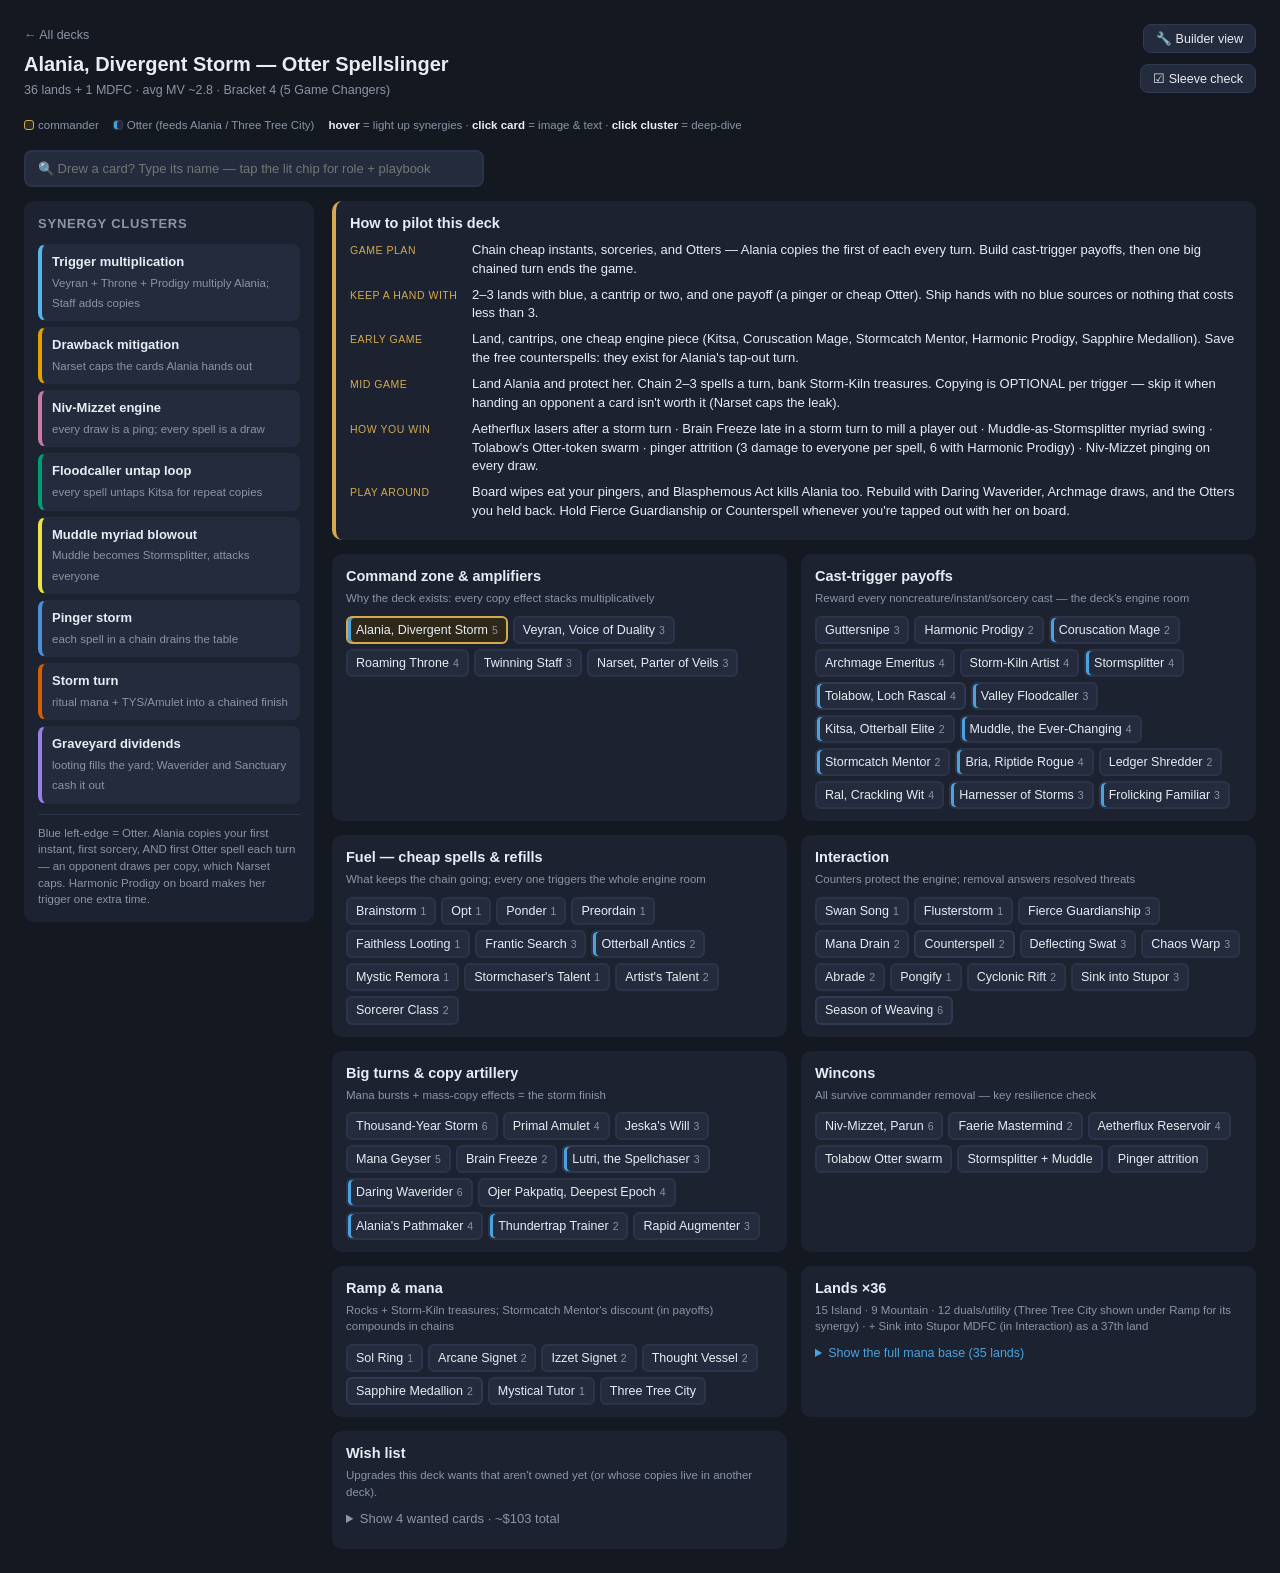
<file: decks/alania-otter-storm.html>
<!DOCTYPE html>
<html lang="en">
<head>
<meta charset="UTF-8">
<meta name="viewport" content="width=device-width, initial-scale=1.0">
<title>Alania Otter Storm — Deck Map</title>
<link rel="stylesheet" href="../style.css?v=20261125a">
</head>
<body>
<script type="application/json" id="deck-data">{
 "name": "Alania, Divergent Storm — Otter Spellslinger",
 "slug": "alania-otter-storm",
 "sub": "36 lands + 1 MDFC · avg MV ~2.8 · Bracket 4 (5 Game Changers)",
 "revnote": "2026-11-15 post-con review: 7 swaps, no Otters cut (Otters 12→14). Narset's Reversal → Counterspell (removes all 3 infinite combos), Wan Shi Tong → Tolabow, Isochron Scepter → Lutri, Propaganda → Sapphire Medallion, Reliquary Tower → Steam Vents, Lilypad Village → Spirebluff Canal, 1 Island → Shivan Reef. Scepter cluster retired. Added 2026-11-20: Blasphemous Act → Season of Weaving (owned, b6).",
 "accentLabel": "Otter (feeds Alania / Three Tree City)",
 "manaNote": "Blue-hungry deck: about 2 blue symbols for every red. Get Islands and blue duals on board first; most red costs need just one Mountain. The big exception is Niv-Mizzet, Parun (UUURRR): Steam Vents, Spirebluff Canal, Shivan Reef and the other duals make either color, so save them for his turn. Cavern of Souls only makes colored mana for Otter creatures (colorless otherwise), and Sink into Stupor can be played as an extra Island when you're short on lands.",
 "hint": "Blue left-edge = Otter. Alania copies your first instant, first sorcery, AND first Otter spell each turn — an opponent draws per copy, which Narset caps. Harmonic Prodigy on board makes her trigger one extra time.",
 "gameplan": {
  "plan": "Chain cheap instants, sorceries, and Otters — Alania copies the first of each every turn. Build cast-trigger payoffs, then one big chained turn ends the game.",
  "mull": "2–3 lands with blue, a cantrip or two, and one payoff (a pinger or cheap Otter). Ship hands with no blue sources or nothing that costs less than 3.",
  "early": "Land, cantrips, one cheap engine piece (Kitsa, Coruscation Mage, Stormcatch Mentor, Harmonic Prodigy, Sapphire Medallion). Save the free counterspells: they exist for Alania's tap-out turn.",
  "mid": "Land Alania and protect her. Chain 2–3 spells a turn, bank Storm-Kiln treasures. Copying is OPTIONAL per trigger — skip it when handing an opponent a card isn't worth it (Narset caps the leak).",
  "win": "Aetherflux lasers after a storm turn · Brain Freeze late in a storm turn to mill a player out · Muddle-as-Stormsplitter myriad swing · Tolabow's Otter-token swarm · pinger attrition (3 damage to everyone per spell, 6 with Harmonic Prodigy) · Niv-Mizzet pinging on every draw.",
  "fear": "Board wipes eat your pingers, and Blasphemous Act kills Alania too. Rebuild with Daring Waverider, Archmage draws, and the Otters you held back. Hold Fierce Guardianship or Counterspell whenever you're tapped out with her on board."
 },
 "clusters": [
  {
   "k": "double",
   "label": "Trigger multiplication",
   "blurb": "Veyran + Throne + Prodigy multiply Alania; Staff adds copies",
   "how": "Alania's copy is a TRIGGERED ability. Veyran doubles triggered abilities caused by casting instants/sorceries; Roaming Throne (naming Otter) doubles Alania's too, and Harmonic Prodigy adds one more because Alania is a Wizard (Prodigy also doubles Guttersnipe, Storm-Kiln, Archmage, Coruscation Mage, Niv). Doublers stack additively: base + Veyran + Throne + Prodigy = 4 triggers. Twinning Staff then upgrades each copy event: 1 copy becomes 2. Lutri is a one-shot Twincast on an Otter body (and is itself an Otter spell for Alania).",
   "ex": "Alania + Veyran + Staff out. You cast Ponder → 2 Alania triggers → each makes 2 copies → you resolve 5 Ponders. Two opponents drew a card; you dug 15.",
   "why": "Multiplicative engines: each piece looks modest alone — evaluate adds by what they multiply, not what they add."
  },
  {
   "k": "mitigate",
   "label": "Drawback mitigation",
   "blurb": "Narset caps the cards Alania hands out",
   "how": "Every Alania copy hands an opponent a card — that compounds across a game. Narset caps each opponent at one drawn card per turn, converting Alania's biggest cost into a rounding error. Also remember each trigger says MAY: skip the copy when the card you'd give up matters more.",
   "ex": "Storm turn with Narset out: 6 copy triggers, opponents still see only 1 card each. Without her, that's 6 free cards distributed to your enemies.",
   "why": "Play drawback commanders only if the mitigation card is independently strong — Narset is a house against greedy draw decks anyway."
  },
  {
   "k": "niv",
   "label": "Niv-Mizzet engine",
   "blurb": "every draw is a ping; every spell is a draw",
   "how": "Niv-Mizzet, Parun pings any target whenever YOU draw a card, and draws you a card whenever ANY player casts an instant or sorcery. So each cantrip is at least two pings (the cast draw plus the cantrip's own draw), and Archmage Emeritus and Sorcerer Class add more draws per cast. Niv is a Wizard: with Harmonic Prodigy out, each draw pings twice. Opponents' instants feed him too.",
   "ex": "Niv + Archmage out, you cast Brainstorm: Niv draws 1, Archmage draws 1, Brainstorm draws 3 = 5 pings. Alania copies Brainstorm: Archmage + 3 more draws = 4 more pings. Nine damage from one blue mana.",
   "why": "A wincon that lives OUTSIDE the command zone: killing Alania doesn't stop it. Redundancy across zones = resilience."
  },
  {
   "k": "untap",
   "label": "Floodcaller untap loop",
   "blurb": "every spell untaps Kitsa for repeat copies",
   "how": "Valley Floodcaller untaps all your Otters (and Birds/Frogs/Rats) on EVERY noncreature spell. Kitsa taps to copy an instant/sorcery for 2 (needs power 4+ — prowess stacking gets her there mid-chain). Each spell = another untap = another copy activation.",
   "ex": "Floodcaller + Kitsa + 3 cantrips + Storm-Kiln treasures: Opt (untap, pump) → tap Kitsa copy Ponder → Ponder untaps her again → repeat while mana lasts.",
   "why": "Activated abilities that reset every cast turn small spells into engines — mana becomes your only real constraint, which is why Mentor's discount and Storm-Kiln treasures matter."
  },
  {
   "k": "myriad",
   "label": "Muddle myriad blowout",
   "blurb": "Muddle becomes Stormsplitter, attacks everyone",
   "how": "Muddle copies a nonlegendary creature you control every time you cast an instant/sorcery, keeping myriad. Myriad: on attack, token copies attack EACH other opponent. Best masks: Stormsplitter (each copy spawns more per spell), Storm-Kiln, Guttersnipe.",
   "ex": "3 opponents: Muddle-as-Stormsplitter attacks → 2 myriad tokens attack the others → cast Blow Off Steam mid-combat → each Stormsplitter spawns another. Hasty 1/4s hitting everyone at once.",
   "why": "Combat as a spellslinger wincon diversifies your threat profile — counterspells don't stop an attack step."
  },
  {
   "k": "ping",
   "label": "Pinger storm",
   "blurb": "each spell in a chain drains the table",
   "how": "Guttersnipe (2) and Coruscation Mage (1) hit EACH opponent per qualifying cast = 3/spell to the table. Harmonic Prodigy doubles both (Shaman + Wizard) → 6/spell. KEY RULE: these trigger on CAST — Alania's copies are NOT cast, so they don't retrigger pingers. Magecraft cards (Archmage, Storm-Kiln) count casts AND copies.",
   "ex": "Guttersnipe + Coruscation Mage + Harmonic Prodigy and a 6-spell turn = 36 to each opponent before any copies. Copies add Storm-Kiln treasures and Archmage draws on top.",
   "why": "Read triggers precisely: 'whenever you cast' ≠ 'magecraft'. Deck evaluation lives in these details."
  },
  {
   "k": "bigturn",
   "label": "Storm turn",
   "blurb": "ritual mana + TYS/Amulet into a chained finish",
   "how": "Thousand-Year Storm copies every instant/sorcery once per prior spell that turn (1st ×1, 2nd ×2, 3rd ×3…). Fuel it with Jeska's Will / Mana Geyser burst mana and Mentor, Sapphire Medallion and Amulet discounts. Aetherflux gains 1 life per spell YOU cast — after ~15 casts, 50-life lasers start firing. Brain Freeze is the closer: cast it LAST — storm copies it once per spell already cast, each milling 3.",
   "ex": "TYS in play: Jeska's Will → Geyser (10R) → chain 6 cantrips = ~21 resolutions, ~21 Storm-Kiln treasures, Aetherflux +21 life → laser two players. Or end the chain with Brain Freeze: storm 9 = 30 cards milled from one opponent.",
   "why": "Storm decks count 'spells castable this turn', not cards in hand — mana bursts and cost reducers ARE card advantage here."
  },
  {
   "k": "gy",
   "label": "Graveyard dividends",
   "blurb": "looting fills the yard; Waverider and Sanctuary cash it out",
   "how": "Faithless Looting, Frantic Search, Ledger Shredder connive, Artist's Talent, and a pile of cheap instants and sorceries stuff the graveyard. Daring Waverider recasts one of them (MV 4 or less) for free, and Mystic Sanctuary puts one back on top of your library. Harnesser and Pathmaker impulse-exile add velocity without card loss.",
   "ex": "Turn 7, Jeska's Will and Cyclonic Rift are in the yard: Daring Waverider recasts Jeska's Will for free (a cast: Alania, pingers and Archmage all trigger), then you chain off the burst mana.",
   "why": "Fuel-vs-payoff balance: refill and recast effects prevent the classic spellslinger stall (board full of pingers, empty hand)."
  }
 ],
 "groups": [
  {
   "title": "Command zone & amplifiers",
   "desc": "Why the deck exists: every copy effect stacks multiplicatively",
   "cards": [
    {
     "n": "Alania, Divergent Storm",
     "mv": 5,
     "cmdr": true,
     "otter": true,
     "tags": "double mitigate",
     "tip": "Copies first instant / sorcery / Otter spell each turn; target opponent draws per copy (optional per trigger)",
     "print": "blb/344"
    },
    {
     "n": "Veyran, Voice of Duality",
     "mv": 3,
     "tags": "double ping",
     "tip": "Doubles magecraft + Alania's trigger → two copies"
    },
    {
     "n": "Roaming Throne",
     "mv": 4,
     "tags": "double",
     "tip": "Name Otter: doubles Alania AND Stormsplitter triggers; ward 2 body"
    },
    {
     "n": "Twinning Staff",
     "mv": 3,
     "tags": "double",
     "tip": "Every copy event makes one extra copy"
    },
    {
     "n": "Narset, Parter of Veils",
     "mv": 3,
     "tags": "mitigate",
     "tip": "Opponents can't draw more than 1/turn — pays Alania's tax for you"
    }
   ]
  },
  {
   "title": "Cast-trigger payoffs",
   "desc": "Reward every noncreature/instant/sorcery cast — the deck's engine room",
   "cards": [
    {
     "n": "Guttersnipe",
     "mv": 3,
     "tags": "ping niv",
     "tip": "2 dmg to each opponent per instant/sorcery"
    },
    {
     "n": "Harmonic Prodigy",
     "mv": 2,
     "tags": "double ping niv",
     "tip": "Wizard and Shaman triggers fire twice — Alania, Guttersnipe, Storm-Kiln, Archmage, Niv. Fragile 1/1: kill-on-sight target",
     "guide": [
      {
       "when": "Alania on board",
       "get": "Alania, Divergent Storm",
       "why": "Her copy trigger fires an extra time — one more copy of your first instant, sorcery and Otter spell (and one more card for an opponent; Narset caps it)"
      },
      {
       "when": "Pinger plan",
       "get": "Guttersnipe",
       "why": "2 → 4 damage to each opponent per instant/sorcery; Coruscation Mage goes 1 → 2"
      },
      {
       "when": "Storm turn",
       "get": "Storm-Kiln Artist",
       "why": "2 Treasures per cast or copy — the chain pays for itself"
      },
      {
       "when": "Out of cards",
       "get": "Archmage Emeritus",
       "why": "Draw 2 per cast or copy"
      },
      {
       "when": "Niv-Mizzet out",
       "get": "Niv-Mizzet, Parun",
       "why": "Every card you draw pings twice: a cantrip chain turns into real damage"
      },
      {
       "when": "Casting a big Otter",
       "get": "Daring Waverider",
       "why": "ETB fires twice: recast TWO spells from your graveyard"
      }
     ]
    },
    {
     "n": "Coruscation Mage",
     "mv": 2,
     "otter": true,
     "tags": "ping niv",
     "tip": "1 dmg each opponent per noncreature spell; Offspring 2"
    },
    {
     "n": "Archmage Emeritus",
     "mv": 4,
     "tags": "gy",
     "tip": "Magecraft: draw on every cast OR copy"
    },
    {
     "n": "Storm-Kiln Artist",
     "mv": 4,
     "tags": "myriad bigturn",
     "tip": "Magecraft: Treasure per cast/copy — pays for the next spell"
    },
    {
     "n": "Stormsplitter",
     "mv": 4,
     "otter": true,
     "tags": "myriad",
     "tip": "Token copy of itself per instant/sorcery; haste"
    },
    {
     "n": "Tolabow, Loch Rascal",
     "mv": 4,
     "otter": true,
     "tags": "untap bigturn",
     "tip": "Otter. Every instant or sorcery you cast makes a 1/1 Otter token with prowess. Floodcaller untaps and pumps the whole swarm; Rapid Augmenter gives the tokens haste. A win route that doesn't need Alania",
     "guide": [
      {
       "when": "Alania copies Tolabow (first Otter spell)",
       "get": null,
       "why": "The copy becomes a token Tolabow, and the legend rule makes you keep only one. Usually skip that copy and don't give an opponent a card for nothing"
      },
      {
       "when": "Valley Floodcaller on board",
       "get": "Valley Floodcaller",
       "why": "Every noncreature spell untaps and pumps all your Otter tokens: attack, then keep casting at instant speed"
      },
      {
       "when": "Want to swing the turn you go off",
       "get": "Rapid Augmenter",
       "why": "Tokens have base power 1, so Augmenter gives them haste"
      }
     ],
     "new": true
    },
    {
     "n": "Valley Floodcaller",
     "mv": 3,
     "otter": true,
     "tags": "untap",
     "tip": "Untaps your Otters + pumps per noncreature spell; flash enabler"
    },
    {
     "n": "Kitsa, Otterball Elite",
     "mv": 2,
     "otter": true,
     "tags": "untap double",
     "tip": "Tap: loot. Tap+2: copy instant/sorcery (needs power 4+)"
    },
    {
     "n": "Muddle, the Ever-Changing",
     "mv": 4,
     "otter": true,
     "tags": "myriad",
     "tip": "Becomes any nonlegendary creature you control + myriad, per instant/sorcery",
     "guide": [
      {
       "when": "Win line",
       "get": "Stormsplitter",
       "why": "Myriad copies attack everyone; every spell multiplies them"
      },
      {
       "when": "Economy",
       "get": "Storm-Kiln Artist",
       "why": "Treasures while it attacks"
      },
      {
       "when": "Attrition",
       "get": "Guttersnipe",
       "why": "More reach on the pinger plan"
      }
     ]
    },
    {
     "n": "Stormcatch Mentor",
     "mv": 2,
     "otter": true,
     "tags": "bigturn",
     "tip": "Haste, prowess; your instants/sorceries cost {1} less — discounts the whole chain"
    },
    {
     "n": "Bria, Riptide Rogue",
     "mv": 4,
     "otter": true,
     "tags": "ping",
     "tip": "Prowess for the team + unblockable enabler"
    },
    {
     "n": "Ledger Shredder",
     "mv": 2,
     "tags": "gy",
     "tip": "Connive per 2nd spell each turn — fills yard"
    },
    {
     "n": "Ral, Crackling Wit",
     "mv": 4,
     "tags": "ping",
     "tip": "+1: Otter token · −3: draw 3 discard 2 · grows per noncreature cast"
    },
    {
     "n": "Harnesser of Storms",
     "mv": 3,
     "otter": true,
     "tags": "gy",
     "tip": "Impulse-draw off first noncreature/Otter spell each turn"
    },
    {
     "n": "Frolicking Familiar",
     "name": "Frolicking Familiar // Blow Off Steam",
     "mv": 3,
     "otter": true,
     "tags": "ping",
     "tip": "Flier, grows per instant/sorcery; adventure ping"
    }
   ]
  },
  {
   "title": "Fuel — cheap spells & refills",
   "desc": "What keeps the chain going; every one triggers the whole engine room",
   "cards": [
    {
     "n": "Brainstorm",
     "mv": 1,
     "tags": "untap ping",
     "tip": "Also puts wincons back on top"
    },
    {
     "n": "Opt",
     "mv": 1,
     "tags": "untap ping"
    },
    {
     "n": "Ponder",
     "mv": 1,
     "tags": "untap ping"
    },
    {
     "n": "Preordain",
     "mv": 1,
     "tags": "untap ping"
    },
    {
     "n": "Faithless Looting",
     "mv": 1,
     "tags": "gy",
     "tip": "Fills the yard for Waverider and Mystic Sanctuary; flashback = 2 casts"
    },
    {
     "n": "Frantic Search",
     "mv": 3,
     "tags": "gy bigturn",
     "tip": "Draw 2, discard 2, untap 3 lands: free (or better) mid-chain; stocks the yard for Waverider"
    },
    {
     "n": "Otterball Antics",
     "mv": 2,
     "otter": true,
     "tags": "ping",
     "tip": "Otter token; counts as Otter spell for Alania"
    },
    {
     "n": "Mystic Remora",
     "mv": 1,
     "tags": "mitigate",
     "tip": "1-mana draw engine: opponents' noncreature spells draw you cards unless they pay 4. Pay its upkeep for a turn or two, then let it go."
    },
    {
     "n": "Stormchaser's Talent",
     "mv": 1,
     "tags": "ping",
     "tip": "Class: Otter token → spells cost less → big X payoff"
    },
    {
     "n": "Artist's Talent",
     "mv": 2,
     "tags": "gy",
     "tip": "Loot per noncreature spell; lvl 2 cost reduction"
    },
    {
     "n": "Sorcerer Class",
     "mv": 2,
     "tags": "ping",
     "tip": "Draw on your casts; lvl 3 makes pingers lethal"
    }
   ]
  },
  {
   "title": "Interaction",
   "desc": "Counters protect the engine; removal answers resolved threats",
   "cards": [
    {
     "n": "Swan Song",
     "mv": 1,
     "tags": "bigturn"
    },
    {
     "n": "Flusterstorm",
     "mv": 1,
     "tags": "bigturn"
    },
    {
     "n": "Fierce Guardianship",
     "mv": 3,
     "tags": "double",
     "tip": "Free with Alania out — protects the turn"
    },
    {
     "n": "Mana Drain",
     "mv": 2,
     "tags": "bigturn"
    },
    {
     "n": "Counterspell",
     "mv": 2,
     "tags": "bigturn",
     "tip": "UU: counter target spell, no conditions. Hold it for the turn you go off, or for the board wipe aimed at your engine",
     "new": true
    },
    {
     "n": "Deflecting Swat",
     "mv": 3,
     "tags": "double",
     "tip": "Free redirect; protects Alania/Niv"
    },
    {
     "n": "Chaos Warp",
     "mv": 3,
     "tags": "ping",
     "tip": "Answers any resolved permanent"
    },
    {
     "n": "Abrade",
     "mv": 2,
     "tags": "ping",
     "tip": "Kill a creature or artifact, instant speed"
    },
    {
     "n": "Pongify",
     "mv": 1,
     "tags": "ping",
     "tip": "1-mana creature answer at instant speed"
    },
    {
     "n": "Cyclonic Rift",
     "mv": 2,
     "tags": "bigturn",
     "tip": "One-sided reset; GC"
    },
    {
     "n": "Sink into Stupor",
     "name": "Sink into Stupor // Soporific Springs",
     "mv": 3,
     "tags": "bigturn",
     "tip": "Bounce a spell (soft counter) or an opponent's nonland permanent — OR play the back as an Island (pay 3 life for untapped)",
     "guide": [
      {
       "when": "3 or fewer lands, no land in hand",
       "get": null,
       "why": "Play it as Soporific Springs — making land drops beats holding an answer"
      },
      {
       "when": "Lands are fine",
       "get": null,
       "why": "Keep it as interaction: bounce a counterspell aimed at your key spell, or a hate piece / blocker before your storm turn"
      }
     ]
    },
    {
     "n": "Season of Weaving",
     "mv": 6,
     "tags": "bigturn",
     "new": true,
     "tip": "Back in (James, 2026-11-20). Board reset that keeps your stuff: copy your best creature as a token, then bounce every nonland, nontoken permanent. Your cheap permanents come back as storm fuel",
     "guide": [
      {
       "when": "Opponents are ahead on board",
       "get": null,
       "why": "2 paws: token copy of your best creature (Storm-Kiln Artist, Veyran, an Otter payoff), then 3 paws: bounce everything else. Tokens stay, so the copy is yours and everyone else replays from zero."
      },
      {
       "when": "Board is fine, you need gas",
       "get": null,
       "why": "Draw five, or copy a creature twice and draw one. A big refill when there's nothing worth resetting."
      },
      {
       "when": "Before a storm turn",
       "get": null,
       "why": "Bounce resets your own Signets, Medallion and cheap creatures to hand, and each one is a cast trigger when you replay it. Mind that Alania goes back to the command zone or hand too."
      }
     ]
    }
   ]
  },
  {
   "title": "Big turns & copy artillery",
   "desc": "Mana bursts + mass-copy effects = the storm finish",
   "cards": [
    {
     "n": "Thousand-Year Storm",
     "mv": 6,
     "tags": "bigturn",
     "tip": "Every spell echoes for the rest of the chain"
    },
    {
     "n": "Primal Amulet",
     "name": "Primal Amulet // Primal Wellspring",
     "mv": 4,
     "tags": "bigturn",
     "tip": "Cost reducer → flips to double-mana + copy land"
    },
    {
     "n": "Jeska's Will",
     "mv": 3,
     "tags": "bigturn"
    },
    {
     "n": "Mana Geyser",
     "mv": 5,
     "tags": "bigturn"
    },
    {
     "n": "Brain Freeze",
     "mv": 2,
     "tags": "bigturn",
     "tip": "Storm finisher: cast it LAST in a chain, it mills 3 per spell cast before it. Point it at one opponent"
    },
    {
     "n": "Lutri, the Spellchaser",
     "mv": 3,
     "otter": true,
     "tags": "double bigturn",
     "tip": "Otter with flash. If you cast it, its ETB copies an instant or sorcery you control: a Twincast on a body, and it counts as Alania's first Otter spell. Alania's copy of Lutri is a token (not cast), so it gets no ETB",
     "guide": [
      {
       "when": "Your big spell is on the stack",
       "get": "Jeska's Will",
       "why": "Copy the mana burst: twice the mana and impulse cards for the chain"
      },
      {
       "when": "Removal on the stack",
       "get": "Chaos Warp",
       "why": "The copy can take a new target: answer two problem permanents for one card"
      },
      {
       "when": "Opponent's turn, two threats at once",
       "get": "Counterspell",
       "why": "Flash Lutri in response and copy your counterspell (or Deflecting Swat) to stop a second spell"
      },
      {
       "when": "Remember",
       "get": null,
       "why": "The copy is not cast: magecraft (Archmage, Storm-Kiln) sees it, Guttersnipe and Coruscation Mage don't. Casting Lutri is an Otter spell, so Alania and Harnesser of Storms trigger on it. A copied Brain Freeze mills only 3 (copies don't storm)"
      }
     ],
     "new": true
    },
    {
     "n": "Daring Waverider",
     "mv": 6,
     "otter": true,
     "tags": "gy bigturn",
     "tip": "Otter: ETB casts an instant/sorcery (MV 4 or less) from your graveyard free — that's a cast, so the whole engine triggers",
     "guide": [
      {
       "when": "Mid storm turn, want to finish",
       "get": "Brain Freeze",
       "why": "Storm counts every spell already cast this turn — a second Brain Freeze late in the chain"
      },
      {
       "when": "Need mana to keep chaining",
       "get": "Jeska's Will",
       "why": "Burst mana plus impulse cards"
      },
      {
       "when": "Problem permanent on board",
       "get": "Chaos Warp",
       "why": "Answers anything; Abrade or Pongify for a creature"
      },
      {
       "when": "Low on cards",
       "get": "Frantic Search",
       "why": "Draw 2 and untap 3 lands — refuel and nets mana"
      },
      {
       "when": "Remember",
       "get": null,
       "why": "Free cast = no overload (Rift hits one thing) and X = 0; the spell is exiled after. With Harmonic Prodigy the ETB fires twice; if Alania copies Waverider, the token's ETB recasts another"
      }
     ]
    },
    {
     "n": "Ojer Pakpatiq, Deepest Epoch",
     "name": "Ojer Pakpatiq, Deepest Epoch // Temple of Cyclical Time",
     "mv": 4,
     "tags": "ping bigturn",
     "tip": "Instants you cast from hand gain rebound: a free second cast next upkeep, which triggers Alania and the pingers again"
    },
    {
     "n": "Alania's Pathmaker",
     "mv": 4,
     "otter": true,
     "tags": "gy",
     "tip": "Impulse card on ETB"
    },
    {
     "n": "Thundertrap Trainer",
     "mv": 2,
     "otter": true,
     "tags": "untap",
     "tip": "Dig 4 on ETB; Offspring 4"
    },
    {
     "n": "Rapid Augmenter",
     "mv": 3,
     "tags": "myriad",
     "tip": "Hastes 1-power tokens (Stormsplitter/Otter tokens)"
    }
   ]
  },
  {
   "title": "Wincons",
   "desc": "All survive commander removal — key resilience check",
   "cards": [
    {
     "n": "Niv-Mizzet, Parun",
     "mv": 6,
     "tags": "niv",
     "tip": "Every card you draw pings any target; every instant or sorcery (anyone's) draws you a card. Archmage and cantrips turn him into a machine gun"
    },
    {
     "n": "Faerie Mastermind",
     "mv": 2,
     "tags": "mitigate",
     "tip": "Flash flier. Whenever an opponent draws their 2nd card in a turn, you draw. Alania's copies make opponents draw, so this turns her drawback into your card advantage."
    },
    {
     "n": "Aetherflux Reservoir",
     "mv": 4,
     "tags": "bigturn ping",
     "tip": "50-life laser after a storm turn"
    },
    {
     "n": "Tolabow Otter swarm",
     "name": null,
     "tags": "untap",
     "tip": "A prowess Otter token per instant/sorcery; Floodcaller untaps and pumps them"
    },
    {
     "n": "Stormsplitter + Muddle",
     "name": null,
     "tags": "myriad",
     "tip": "Copy army alpha-strike (see Muddle cluster)"
    },
    {
     "n": "Pinger attrition",
     "name": null,
     "tags": "ping",
     "tip": "Guttersnipe + Coruscation: 3 per spell to each opponent, 6 with Harmonic Prodigy"
    }
   ]
  },
  {
   "title": "Ramp & mana",
   "desc": "Rocks + Storm-Kiln treasures; Stormcatch Mentor's discount (in payoffs) compounds in chains",
   "cards": [
    {
     "n": "Sol Ring",
     "mv": 1
    },
    {
     "n": "Arcane Signet",
     "mv": 2
    },
    {
     "n": "Izzet Signet",
     "mv": 2
    },
    {
     "n": "Thought Vessel",
     "mv": 2,
     "tip": "Ramp, and no maximum hand size: keep everything Niv, Archmage and Sorcerer Class draw"
    },
    {
     "n": "Sapphire Medallion",
     "mv": 2,
     "tags": "bigturn",
     "tip": "Your blue spells cost {1} less. About 40 of the deck's spells are blue, so every chain gets longer; stacks with Stormcatch Mentor",
     "new": true
    },
    {
     "n": "Mystical Tutor",
     "mv": 1,
     "tags": "bigturn",
     "tip": "Instant-speed tutor for Rift, Jeska's Will, Brain Freeze or the right answer",
     "guide": [
      {
       "when": "Going off (TYS / Aetherflux out)",
       "get": "Jeska's Will",
       "why": "Burst mana keeps the chain alive"
      },
      {
       "when": "Storm count is high, need to close",
       "get": "Brain Freeze",
       "why": "Mills 3 per spell already cast this turn"
      },
      {
       "when": "Board getting scary",
       "get": "Cyclonic Rift",
       "why": "One-sided reset at instant speed"
      },
      {
       "when": "Out of gas",
       "get": "Frantic Search",
       "why": "Draw 2 and untap 3 lands: refuels and nets mana"
      },
      {
       "when": "Need a reset",
       "get": "Season of Weaving",
       "why": "Copy your best creature as a token, then bounce every nonland, nontoken permanent; tokens stay"
      },
      {
       "when": "Remember",
       "get": null,
       "why": "It goes to the TOP of your library: line up a draw or loot to actually take it this turn"
      }
     ]
    },
    {
     "n": "Three Tree City",
     "tags": "myriad",
     "tip": "Big color-fixed burst for the chosen type (Otter/Wizard)"
    }
   ]
  }
 ],
 "lands": {
  "title": "Lands ×36",
  "desc": "15 Island · 9 Mountain · 12 duals/utility (Three Tree City shown under Ramp for its synergy) · + Sink into Stupor MDFC (in Interaction) as a 37th land",
  "cards": [
   {
    "n": "Mystic Sanctuary",
    "tags": "gy",
    "tip": "Enters untapped with 3+ Islands: put an instant/sorcery from your graveyard on top — Rift or a counterspell, again"
   },
   {
    "n": "Cascade Bluffs",
    "tip": "Filters into UU / RR / UR — feeds Niv-Mizzet's steep cost"
   },
   {
    "n": "Steam Vents",
    "tip": "Untapped U/R dual (pay 2 life); counts as an Island for Mystic Sanctuary. Helps Niv's UUURRR",
    "new": true
   },
   {
    "n": "Spirebluff Canal",
    "tip": "U/R dual, untapped in the first three land drops",
    "new": true
   },
   {
    "n": "Command Tower"
   },
   {
    "n": "Cavern of Souls",
    "tip": "Name Otter: your Otters can't be countered (colored mana only for Otters; colorless otherwise)",
    "guide": [
     {
      "when": "As it enters",
      "get": null,
      "why": "Name Otter: protects Alania plus your 14 Otter creatures"
     },
     {
      "when": "Counterspell-heavy table",
      "get": "Alania, Divergent Storm",
      "why": "Hold Cavern mana for her recast — she resolves no matter what"
     },
     {
      "when": "Casting anything else",
      "get": null,
      "why": "Tap it for colorless only; it can't help Niv's UUURRR"
     }
    ]
   },
   {
    "n": "Frostboil Snarl"
   },
   {
    "n": "Stormcarved Coast"
   },
   {
    "n": "Sulfur Falls"
   },
   {
    "n": "Shivan Reef",
    "tip": "Untapped U or R for 1 damage; another red source for Niv",
    "new": true
   },
   {
    "n": "Training Center"
   },
   {
    "n": "Island",
    "count": 15
   },
   {
    "n": "Mountain",
    "count": 9
   }
  ]
 },
 "pulled": {
  "title": "Pulled in the 2026-11-15 review",
  "desc": "No Otters cut. Narset's Reversal leaves to remove all three infinite combos (no-infinite rule)",
  "cards": [
   {
    "n": "Narset's Reversal",
    "mv": 2,
    "tip": "→ replaced by Counterspell (2026-11-15 review)"
   },
   {
    "n": "Wan Shi Tong, Librarian",
    "mv": "2+X",
    "tip": "→ replaced by Tolabow, Loch Rascal (2026-11-15 review)"
   },
   {
    "n": "Isochron Scepter",
    "mv": 2,
    "tip": "→ replaced by Lutri, the Spellchaser (2026-11-15 review)"
   },
   {
    "n": "Propaganda",
    "mv": 3,
    "tip": "→ replaced by Sapphire Medallion (2026-11-15 review)"
   },
   {
    "n": "Reliquary Tower",
    "tip": "→ replaced by Steam Vents (2026-11-15 review)"
   },
   {
    "n": "Lilypad Village",
    "tip": "→ replaced by Spirebluff Canal (2026-11-15 review)"
   },
   {
    "n": "Island",
    "tip": "1 of 16 → replaced by Shivan Reef (2026-11-15 review)"
   },
   {
    "n": "Blasphemous Act",
    "mv": 9,
    "tags": "ping",
    "tip": "Board reset — note Alania (3/5) dies too; hold her or protect"
   }
  ]
 },
 "wishlist": [
  {
   "n": "Birgi, God of Storytelling",
   "name": "Birgi, God of Storytelling // Harnfel, Horn of Bounty",
   "replaces": "Thought Vessel",
   "why": "Adds R for every spell you cast, so a chained turn pays for itself; back face gives card advantage. Owned alternative for the slot: Ruby Medallion (library b24)",
   "price": "25.71",
   "status": "want"
  },
  {
   "n": "Otawara, Soaring City",
   "name": "Otawara, Soaring City",
   "replaces": "1 Island",
   "why": "Uncounterable bounce on a land, cheaper per legendary creature (Alania, Kitsa, Bria, Muddle, Niv, Veyran, Tolabow, Lutri)",
   "price": "29.36",
   "status": "want"
  },
  {
   "n": "Force of Negation",
   "name": "Force of Negation",
   "replaces": "Rapid Augmenter",
   "why": "Free noncreature counter on opponents' turns (exile a blue card), so you can tap out on your turn and still stop the wipe on theirs",
   "price": "46.62",
   "status": "want"
  },
  {
   "n": "Curiosity",
   "name": "Curiosity",
   "replaces": "Faerie Mastermind",
   "why": "Strong engine on Coruscation Mage, but Niv-Mizzet + Curiosity is a two-card infinite. Blocked by the no-infinite rule unless Niv leaves",
   "price": "1.03",
   "status": "on hold (combo); probably owned loose"
  }
 ]
}</script>
<script src="../viewer.js?v=20261125a"></script>
</body>
</html>
</file>
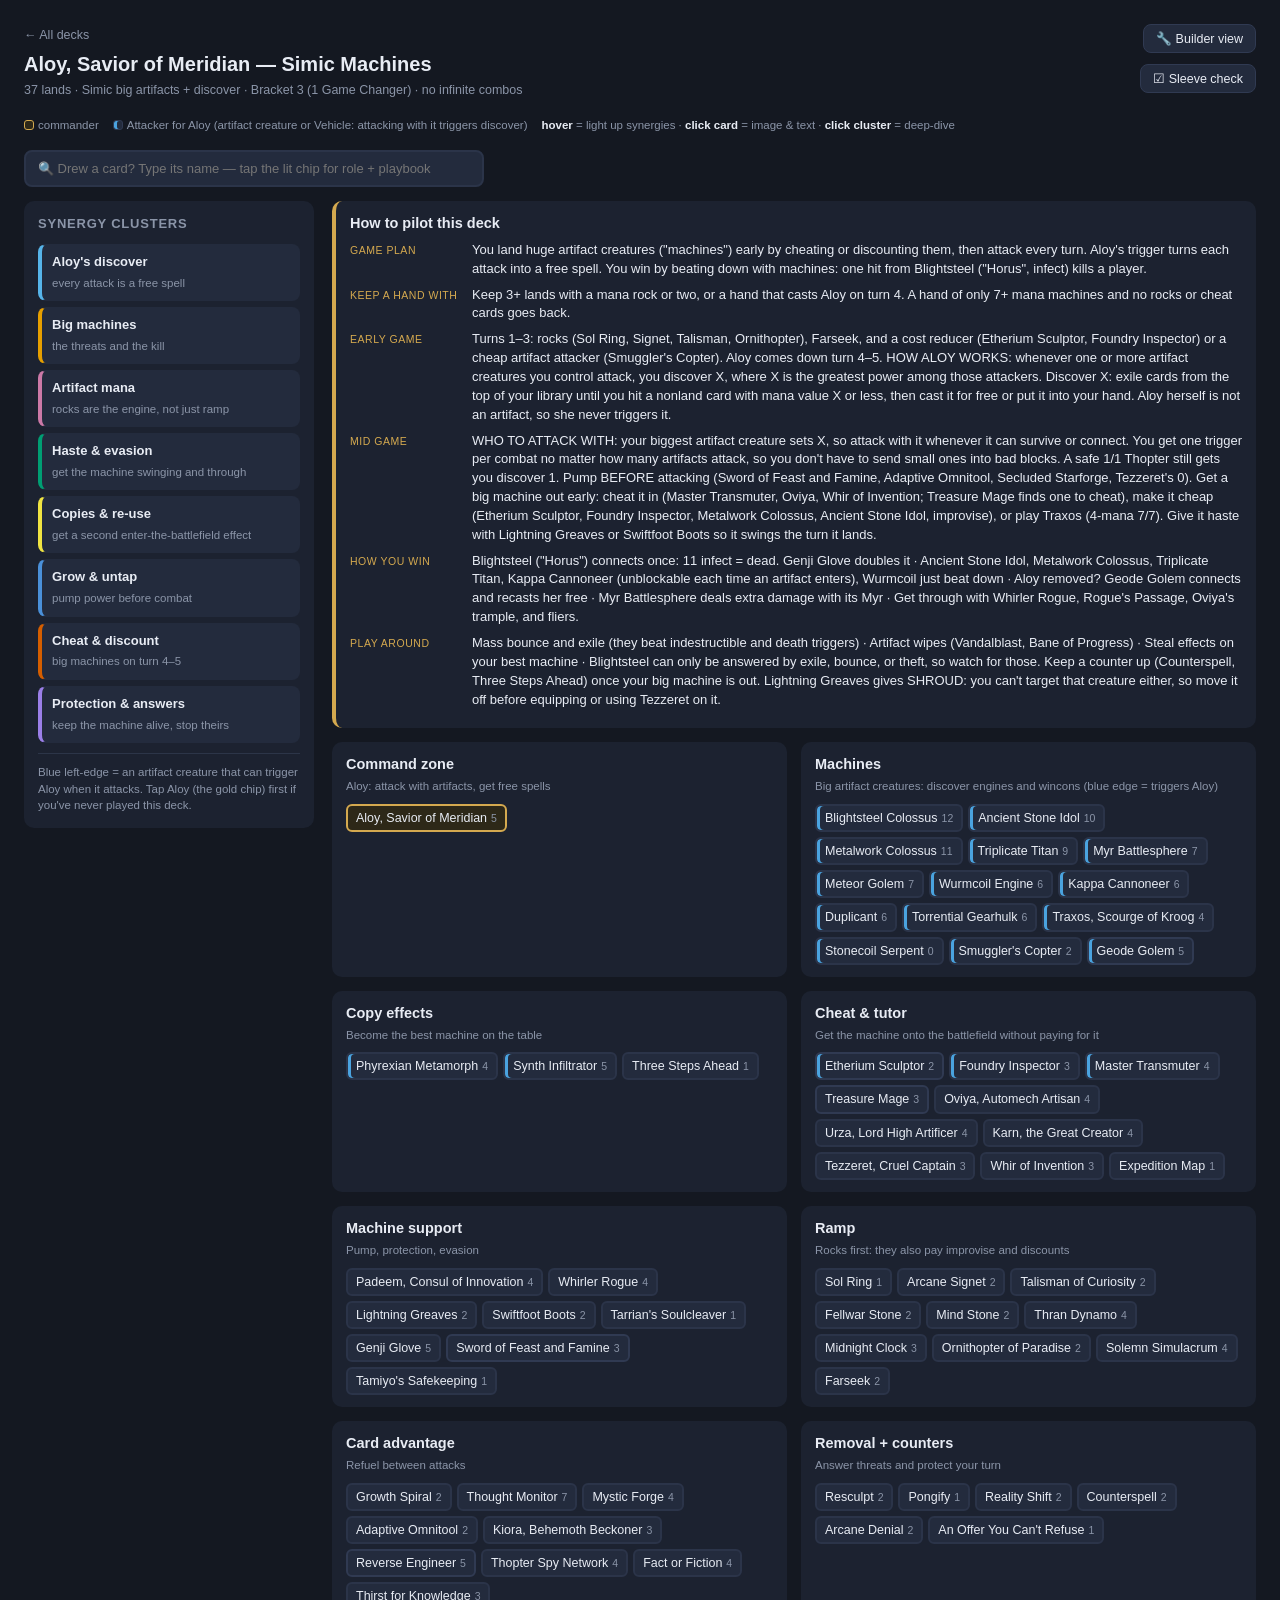
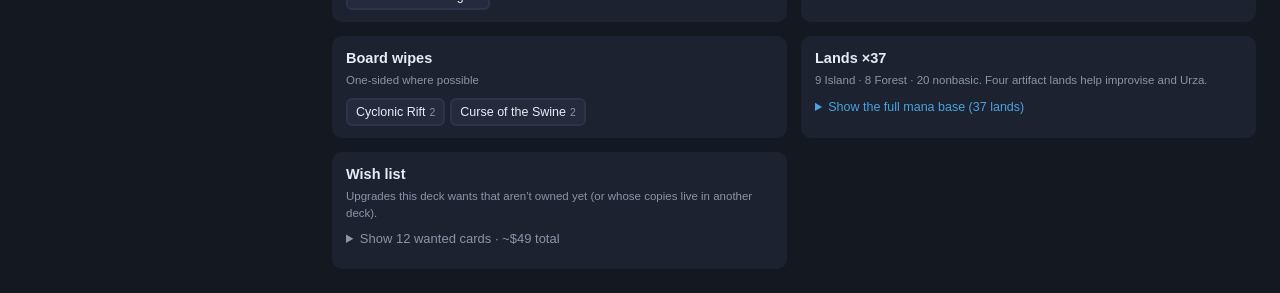
<file: decks/aloy-machines.html>
<!DOCTYPE html>
<html lang="en">
<head>
<meta charset="UTF-8">
<meta name="viewport" content="width=device-width, initial-scale=1.0">
<title>Aloy Machines — Deck Map</title>
<link rel="stylesheet" href="../style.css?v=20261125a">
</head>
<body>
<script type="application/json" id="deck-data">
{
 "name": "Aloy, Savior of Meridian — Simic Machines",
 "slug": "aloy-machines",
 "sub": "37 lands · Simic big artifacts + discover · Bracket 3 (1 Game Changer) · no infinite combos",
 "revnote": "2026-11-15 post-con review: 6 swaps. Bident of Thassa → Reverse Engineer, Ezuri's Predation → Geode Golem, Commander's Sphere → Sword of Feast and Famine (all owned), Steel Overseer → Etherium Sculptor, Iron Spider → Treasure Mage, Myriad Landscape → Dreamroot Cascade (buys, ~$2.38). Still Bracket 3, 1 Game Changer, no infinite combos.",
 "accentLabel": "Attacker for Aloy (artifact creature or Vehicle: attacking with it triggers discover)",
 "manaNote": "Blue is the main color: Whir of Invention needs UUU, and Counterspell, Reverse Engineer, Urza, Torrential Gearhulk, Synth Infiltrator, and Whirler Rogue all want UU. Green is the second color for Aloy, Farseek, Oviya, and Tamiyo's Safekeeping. Basics are 9 Island / 8 Forest. Your mana rocks are the engine: they also pay improvise (Whir, Kappa, Synth, Reverse Engineer), shrink Metalwork Colossus and Thought Monitor, and tap for {U} with Urza, so play them early.",
 "hint": "Blue left-edge = an artifact creature that can trigger Aloy when it attacks. Tap Aloy (the gold chip) first if you've never played this deck.",
 "gameplan": {
  "plan": "You land huge artifact creatures (\"machines\") early by cheating or discounting them, then attack every turn. Aloy's trigger turns each attack into a free spell. You win by beating down with machines: one hit from Blightsteel (\"Horus\", infect) kills a player.",
  "mull": "Keep 3+ lands with a mana rock or two, or a hand that casts Aloy on turn 4. A hand of only 7+ mana machines and no rocks or cheat cards goes back.",
  "early": "Turns 1–3: rocks (Sol Ring, Signet, Talisman, Ornithopter), Farseek, and a cost reducer (Etherium Sculptor, Foundry Inspector) or a cheap artifact attacker (Smuggler's Copter). Aloy comes down turn 4–5. HOW ALOY WORKS: whenever one or more artifact creatures you control attack, you discover X, where X is the greatest power among those attackers. Discover X: exile cards from the top of your library until you hit a nonland card with mana value X or less, then cast it for free or put it into your hand. Aloy herself is not an artifact, so she never triggers it.",
  "mid": "WHO TO ATTACK WITH: your biggest artifact creature sets X, so attack with it whenever it can survive or connect. You get one trigger per combat no matter how many artifacts attack, so you don't have to send small ones into bad blocks. A safe 1/1 Thopter still gets you discover 1. Pump BEFORE attacking (Sword of Feast and Famine, Adaptive Omnitool, Secluded Starforge, Tezzeret's 0). Get a big machine out early: cheat it in (Master Transmuter, Oviya, Whir of Invention; Treasure Mage finds one to cheat), make it cheap (Etherium Sculptor, Foundry Inspector, Metalwork Colossus, Ancient Stone Idol, improvise), or play Traxos (4-mana 7/7). Give it haste with Lightning Greaves or Swiftfoot Boots so it swings the turn it lands.",
  "win": "Blightsteel (\"Horus\") connects once: 11 infect = dead. Genji Glove doubles it · Ancient Stone Idol, Metalwork Colossus, Triplicate Titan, Kappa Cannoneer (unblockable each time an artifact enters), Wurmcoil just beat down · Aloy removed? Geode Golem connects and recasts her free · Myr Battlesphere deals extra damage with its Myr · Get through with Whirler Rogue, Rogue's Passage, Oviya's trample, and fliers.",
  "fear": "Mass bounce and exile (they beat indestructible and death triggers) · Artifact wipes (Vandalblast, Bane of Progress) · Steal effects on your best machine · Blightsteel can only be answered by exile, bounce, or theft, so watch for those. Keep a counter up (Counterspell, Three Steps Ahead) once your big machine is out. Lightning Greaves gives SHROUD: you can't target that creature either, so move it off before equipping or using Tezzeret on it."
 },
 "clusters": [
  {
   "k": "discover",
   "label": "Aloy's discover",
   "blurb": "every attack is a free spell",
   "how": "Aloy: whenever one or more artifact creatures you control attack, discover X, where X is the greatest power among them. You exile cards from the top until you hit a nonland card with mana value X or less, then cast it free or put it in your hand; the rest go to the bottom. One trigger per combat, not per attacker. Aloy isn't an artifact. Vehicles (Smuggler's Copter) and Mishra's Foundry count once they're animated. Genji Glove's extra combat gives a second trigger. Hidden Cataract is a land with its own discover 4. Free-cast catches: an X spell (Whir, Curse of the Swine, Stonecoil) cast free has X = 0, Cyclonic Rift can't be overloaded when cast free, and Three Steps Ahead still needs its spree costs paid. Put those in your hand instead.",
   "ex": "Traxos (7/7) attacks with Tarrian's Soulcleaver on: discover 7. You flip Meteor Golem, cast it free, and destroy an opponent's best permanent. (Without the Soulcleaver, casting that artifact spell would also untap Traxos, since artifacts are historic.)",
   "why": "A commander that turns attacks into card advantage rewards a few big, sticky attackers over many small ones. The bigger the attacker, the better the free spell."
  },
  {
   "k": "machines",
   "label": "Big machines",
   "blurb": "the threats and the kill",
   "how": "Your finishers are large artifact creatures: Ancient Stone Idol 12/12 trample (leaves a 6/12 when it dies), Blightsteel 11/11 infect, trample, indestructible (shuffles back into your library instead of going to the graveyard), Metalwork Colossus 10/10, Triplicate Titan 9/9 flying, vigilance, trample (leaves three 3/3 Golems), Traxos 7/7 trample, Myr Battlesphere, Wurmcoil Engine, Kappa Cannoneer. Each one is also a huge discover number for Aloy.",
   "ex": "Blightsteel attacks: Aloy discovers 11 (almost any card in the deck, cast free), and if it connects that player has 11 poison and is out.",
   "why": "Machines win without Aloy too. Several of them leave something behind or come back (Idol, Titan, Wurmcoil, Metalwork), so one removal spell doesn't end your plan."
  },
  {
   "k": "rocks",
   "label": "Artifact mana",
   "blurb": "rocks are the engine, not just ramp",
   "how": "Sol Ring, Signet, Talisman, Fellwar, Mind Stone, Thran Dynamo, Midnight Clock, Ornithopter, and the artifact lands make mana, and each artifact also helps cast things: improvise (Whir of Invention, Kappa Cannoneer, Synth Infiltrator, Reverse Engineer) lets you tap an artifact to pay {1}, Metalwork Colossus costs {1} less per mana value of your noncreature artifacts, Thought Monitor costs {1} less per artifact, and Urza lets you tap any artifact for {U}.",
   "ex": "Turn 4 with Sol Ring, Signet, Thran Dynamo, and Lightning Greaves on the table (total MV 9): Metalwork Colossus costs {2}. Cast it, equip Greaves for {0}, and attack.",
   "why": "In artifact decks, rocks count twice: mana now and cost reduction later. Play them early even when you don't need the mana yet."
  },
  {
   "k": "connect",
   "label": "Haste & evasion",
   "blurb": "get the machine swinging and through",
   "how": "Lightning Greaves (haste + shroud, equip {0}) and Swiftfoot Boots (haste + hexproof) let a new machine attack the turn it lands. Whirler Rogue (tap two artifacts: target creature can't be blocked), Rogue's Passage, Kappa Cannoneer (can't be blocked the turn an artifact enters), and Oviya (your attackers have trample) make sure it connects. Thopter Spy Network and Smuggler's Copter draw cards when you attack or connect; Sword of Feast and Famine untaps your lands on a hit, and Geode Golem recasts Aloy free.",
   "ex": "Oviya puts Ancient Stone Idol into play; you move Greaves onto it for {0} and attack. Discover 12, and Oviya gives it trample through chump blockers.",
   "why": "A big creature that can't attack this turn, or gets chump-blocked forever, doesn't win. Haste and evasion turn size into damage."
  },
  {
   "k": "copy",
   "label": "Copies & re-use",
   "blurb": "get a second enter-the-battlefield effect",
   "how": "Phyrexian Metamorph copies any artifact or creature (and it's still an artifact). Synth Infiltrator copies any creature (and it becomes an artifact creature). Three Steps Ahead's {3} mode makes a token copy of an artifact or creature you control. Master Transmuter bounces an artifact you control and puts one from your hand into play, so Meteor Golem, Duplicant, Solemn, and Myr Battlesphere can enter again.",
   "ex": "Meteor Golem is out. Master Transmuter: pay {U}, tap, return Meteor Golem to your hand as the cost, then put that same Golem back: destroy another nonland permanent. Tezzeret's 0 untaps Transmuter to do it again.",
   "why": "Enters-the-battlefield effects get better each time you re-use them. Copying an opponent's best non-artifact creature also turns it into an artifact attacker for Aloy."
  },
  {
   "k": "grow",
   "label": "Grow & untap",
   "blurb": "pump power before combat",
   "how": "Sword of Feast and Famine gives +2/+2, and Adaptive Omnitool +1/+1 per artifact. Secluded Starforge taps X artifacts for +X/+0 (sorcery speed). Tezzeret's 0 untaps an artifact or creature and gives an artifact creature a counter. Kiora's −1 untaps any permanent. Tarrian's Soulcleaver gives vigilance and grows when artifacts or creatures die. Myr Battlesphere taps Myr for +X/+0. Oviya's cheat adds two +1/+1 counters. Traxos only untaps when you cast a historic spell (artifact, legendary, or Saga).",
   "ex": "Myr Battlesphere attacks. Order your triggers so Battlesphere's resolves first: tap four Myr, it's now 8 power, then Aloy's trigger resolves for discover 8.",
   "why": "Aloy reads power when her trigger resolves, so every point of pump before that is a better free spell. Untap effects let one engine piece (Transmuter, Dynamo, Traxos) work twice."
  },
  {
   "k": "cheat",
   "label": "Cheat & discount",
   "blurb": "big machines on turn 4–5",
   "how": "Cheat: Master Transmuter ({U}, tap, return an artifact: put an artifact from hand into play), Oviya ({G}, tap: put a creature or Vehicle from hand into play, two +1/+1 counters if it's an artifact), Whir of Invention (tutor an artifact straight into play, at instant speed). Both Transmuter and Oviya use {T}, so they need a turn before they work. Discount: Etherium Sculptor and Foundry Inspector (artifacts cost {1} less each, and they stack), Urza (artifacts tap for {U}), Ancient Stone Idol ({1} less per attacking creature, and it has flash), Metalwork Colossus. Tutor: Treasure Mage (any artifact with MV 6+ to hand), Expedition Map, Tezzeret's −3, Karn's −2.",
   "ex": "Turn 4 Oviya. Turn 5: {G}, tap Oviya: Blightsteel enters as a 13/13. Lightning Greaves on it, attack.",
   "why": "Cheat effects skip the cost of your biggest cards, so a hand with Blightsteel isn't a dead hand. Keep cheat pieces and big threats in balance."
  },
  {
   "k": "protect",
   "label": "Protection & answers",
   "blurb": "keep the machine alive, stop theirs",
   "how": "Padeem gives your artifacts hexproof (and draws a card at upkeep if you control the highest-MV artifact). Swiftfoot Boots, Lightning Greaves, Tamiyo's Safekeeping (hexproof + indestructible), and Kappa's ward 4 stop spot removal. Counterspell, Arcane Denial, An Offer You Can't Refuse, and Three Steps Ahead stop wipes. Pongify, Reality Shift, Resculpt, Meteor Golem, and Duplicant answer threats; Cyclonic Rift and Curse of the Swine are your wipes, and Sword of Feast and Famine gives protection from green and black.",
   "ex": "Opponent casts a board wipe. With {1}{U}{U} up, cast Three Steps Ahead with the counter mode, keep your board, and keep attacking.",
   "why": "Once your machine is out, protecting it is worth more than adding a second threat. Hold one counter after you commit your big turn."
  }
 ],
 "groups": [
  {
   "title": "Command zone",
   "desc": "Aloy: attack with artifacts, get free spells",
   "cards": [
    {
     "n": "Aloy, Savior of Meridian",
     "mv": 5,
     "tags": "discover",
     "tip": "3/5 vigilance, reach. Whenever your artifact creatures attack, discover X (X = greatest power among them). She is NOT an artifact. PlayStation Secret Lair art.",
     "cmdr": true,
     "guide": [
      {
       "when": "Choosing attackers (default)",
       "get": null,
       "why": "Your biggest artifact creature sets X, and you get one trigger per combat. Attack with the biggest one that can survive or connect. Smaller artifacts can stay home: you don't need them for the trigger."
      },
      {
       "when": "Only small artifacts out",
       "get": null,
       "why": "A 1/1 Thopter attacking safely still gets discover 1 (Sol Ring, Pongify, Expedition Map, Tamiyo's Safekeeping). It's free value; attack the player with no flying blockers."
      },
      {
       "when": "No artifact creature to attack with",
       "get": null,
       "why": "Crew Smuggler's Copter (crew 1, don't use Aloy: crewing taps her), animate Mishra's Foundry for {2}, or Karn's +1 to turn a rock into a creature. Aloy attacking alone gets nothing."
      },
      {
       "when": "Before combat",
       "get": "Sword of Feast and Famine",
       "why": "Pump first: equip Sword of Feast and Famine (+2/+2) or Adaptive Omnitool, use Secluded Starforge or Tezzeret's 0. X is read when the trigger resolves."
      },
      {
       "when": "Myr Battlesphere attacks",
       "get": "Myr Battlesphere",
       "why": "Put Battlesphere's trigger on the stack above Aloy's so it resolves first: tap X Myr, it gets +X/+0, then Aloy discovers the higher number."
      },
      {
       "when": "Discover hits an X spell or Rift",
       "get": null,
       "why": "Put Whir of Invention, Curse of the Swine, Stonecoil Serpent, or Cyclonic Rift into your hand: cast free, X is 0 and Rift can't be overloaded."
      },
      {
       "when": "Want two triggers a turn",
       "get": "Genji Glove",
       "why": "Genji Glove's extra combat gives a second attack, so a second discover."
      },
      {
       "when": "Should Aloy attack?",
       "get": null,
       "why": "Only into an open board. She has vigilance, but she's a 3/5 with reach and is often your best blocker against fliers. She never triggers herself."
      },
      {
       "when": "Aloy got removed",
       "get": "Geode Golem",
       "why": "Geode Golem connecting lets you cast her from the command zone free (you still pay commander tax)."
      }
     ],
     "print": "sld/2221"
    }
   ]
  },
  {
   "title": "Machines",
   "desc": "Big artifact creatures: discover engines and wincons (blue edge = triggers Aloy)",
   "cards": [
    {
     "n": "Blightsteel Colossus",
     "mv": 12,
     "tags": "machines discover",
     "tip": "\"Horus\" (PlayStation Secret Lair). 11/11 trample, infect, indestructible: one hit kills. If it would go to a graveyard it shuffles back into your library. Discover 11. Cheat it with Oviya, Master Transmuter, or Whir.",
     "otter": true,
     "print": "sld/2223"
    },
    {
     "n": "Ancient Stone Idol",
     "mv": 10,
     "tags": "machines cheat discover",
     "tip": "12/12 trample, flash, costs {1} less per attacking creature: cast it in combat after attacking. Dies into a 6/12 trample token. Discover 12.",
     "otter": true
    },
    {
     "n": "Metalwork Colossus",
     "mv": 11,
     "tags": "machines rocks discover",
     "tip": "10/10. Costs {1} less per mana value of your noncreature artifacts, often almost free. Sacrifice two artifacts: return it from graveyard to hand. Discover 10.",
     "otter": true
    },
    {
     "n": "Triplicate Titan",
     "mv": 9,
     "tags": "machines discover",
     "tip": "9/9 flying, vigilance, trample. Dies into three 3/3 Golems (flying, vigilance, trample). Discover 9.",
     "otter": true
    },
    {
     "n": "Myr Battlesphere",
     "mv": 7,
     "tags": "machines grow discover",
     "tip": "Enters with four 1/1 Myr. When it attacks, tap X Myr: +X/+0 and X damage to the defending player. Resolve that before Aloy's trigger for a bigger discover.",
     "otter": true
    },
    {
     "n": "Meteor Golem",
     "mv": 7,
     "tags": "machines copy protect discover",
     "tip": "\"Thunderjaw\" (PlayStation Secret Lair). Enters: destroy target nonland permanent an opponent controls. A 3/3 (discover 3), so it's here as removal you can re-use: Master Transmuter, copies, Oviya.",
     "otter": true,
     "print": "sld/2225"
    },
    {
     "n": "Wurmcoil Engine",
     "mv": 6,
     "tags": "machines discover",
     "tip": "6/6 deathtouch, lifelink. Dies into two 3/3 Wurms. Survives wipes. Discover 6.",
     "otter": true
    },
    {
     "n": "Kappa Cannoneer",
     "mv": 6,
     "tags": "machines connect rocks discover",
     "tip": "Improvise, ward 4. Each time it or another artifact enters: +1/+1 counter and can't be blocked this turn. Enters as 5/5 and grows.",
     "otter": true
    },
    {
     "n": "Duplicant",
     "mv": 6,
     "tags": "machines copy protect discover",
     "tip": "Enters: exile target nontoken creature. It takes that creature's power and toughness, so its discover X = the exiled creature's power.",
     "otter": true,
     "guide": [
      {
       "when": "Which creature to exile",
       "get": null,
       "why": "The biggest threat at the table, ideally the one with the highest power: Duplicant becomes that size and discovers that much."
      },
      {
       "when": "Want to do it again",
       "get": "Master Transmuter",
       "why": "Transmuter returns Duplicant to hand and puts it back for a new exile. Phyrexian Metamorph or Three Steps Ahead copies also get a new imprint trigger."
      }
     ]
    },
    {
     "n": "Torrential Gearhulk",
     "mv": 6,
     "tags": "machines copy protect discover",
     "tip": "Flash. Enters: cast an instant from your graveyard for free (then exile it). 5/6, discover 5.",
     "otter": true,
     "guide": [
      {
       "when": "Opponent casts a key spell or wipe",
       "get": "Counterspell",
       "why": "Flash Gearhulk in response and recast Counterspell or Arcane Denial from your graveyard against it."
      },
      {
       "when": "Your machine is targeted",
       "get": "Tamiyo's Safekeeping",
       "why": "Flash it in and recast Safekeeping: hexproof + indestructible until end of turn."
      },
      {
       "when": "Need card advantage",
       "get": "Fact or Fiction",
       "why": "At the end of the turn before yours, recast Fact or Fiction or Thirst for Knowledge."
      },
      {
       "when": "Need removal",
       "get": "Resculpt",
       "why": "Recast Resculpt, Pongify, or Reality Shift. Cyclonic Rift cast this way is single-target only (no overload)."
      },
      {
       "when": "Avoid",
       "get": null,
       "why": "Whir of Invention and Curse of the Swine cast free have X = 0. Three Steps Ahead still needs its spree costs paid."
      }
     ]
    },
    {
     "n": "Traxos, Scourge of Kroog",
     "mv": 4,
     "tags": "machines grow discover",
     "tip": "4-mana 7/7 trample. Enters tapped and doesn't untap normally; it untaps whenever you cast a historic spell (artifact, legendary, Saga). With Tarrian's Soulcleaver (vigilance) it stays untapped after attacking. Discover 7.",
     "otter": true
    },
    {
     "n": "Stonecoil Serpent",
     "mv": 0,
     "tags": "machines discover",
     "tip": "X-cost: enters with X +1/+1 counters. Reach, trample, protection from multicolored. A late mana sink. If discover finds it, put it in your hand (free = X 0, it dies).",
     "otter": true
    },
    {
     "n": "Smuggler's Copter",
     "mv": 2,
     "tags": "connect discover",
     "tip": "Vehicle 3/3 flier, crew 1. Crewed, it's an artifact creature: attacking triggers discover 3, and it loots. Crew with a Thopter or Myr, not Aloy.",
     "otter": true
    },
    {
     "n": "Geode Golem",
     "mv": 5,
     "tags": "machines connect discover",
     "otter": true,
     "tip": "5/3 trample machine for {5}: discover 5 when it attacks. When it deals combat damage to a player, you may cast Aloy from the command zone without paying her mana cost (you still pay commander tax). Your answer to Aloy getting removed.",
     "guide": [
      {
       "when": "Aloy is in the command zone",
       "get": null,
       "why": "Attack with Geode Golem where it can connect (trample, Rogue's Passage, Whirler Rogue): Aloy comes back free, you pay only the commander tax."
      },
      {
       "when": "Aloy is already out",
       "get": null,
       "why": "It's still a 5-power artifact attacker: discover 5. Sword of Feast and Famine on it makes it 7/5 with protection from green and black."
      }
     ],
     "new": true
    }
   ]
  },
  {
   "title": "Copy effects",
   "desc": "Become the best machine on the table",
   "cards": [
    {
     "n": "Phyrexian Metamorph",
     "mv": 4,
     "tags": "copy discover",
     "tip": "Enters as a copy of any artifact or creature, and it's still an artifact. {U/P}: pay 2 life instead of {U}.",
     "otter": true,
     "guide": [
      {
       "when": "Opponent's permanent needs answering",
       "get": "Meteor Golem",
       "why": "Copy Meteor Golem: a second destroy."
      },
      {
       "when": "Going for the kill",
       "get": "Blightsteel Colossus",
       "why": "Copy Blightsteel: a second 11/11 infect attacker (Padeem's hexproof covers both)."
      },
      {
       "when": "Opponent has a better creature",
       "get": null,
       "why": "Copy it: your copy is an artifact, so it triggers Aloy when it attacks."
      },
      {
       "when": "Want a wide board",
       "get": "Myr Battlesphere",
       "why": "Copy Battlesphere for four more Myr, or Wurmcoil for a wipe-proof body."
      },
      {
       "when": "Need mana",
       "get": null,
       "why": "It can copy a noncreature artifact too: Thran Dynamo is three more mana."
      }
     ]
    },
    {
     "n": "Synth Infiltrator",
     "mv": 5,
     "tags": "copy rocks discover",
     "tip": "Improvise. Enters as a copy of any creature, and it becomes an artifact creature too.",
     "otter": true,
     "guide": [
      {
       "when": "Default",
       "get": "Meteor Golem",
       "why": "Copy Meteor Golem (destroy something) or Duplicant (exile a creature)."
      },
      {
       "when": "Opponent's biggest creature",
       "get": null,
       "why": "Copy it: yours becomes an artifact creature, so a big copy is a big discover."
      },
      {
       "when": "Closing the game",
       "get": "Blightsteel Colossus",
       "why": "Copy Blightsteel or Triplicate Titan."
      }
     ]
    },
    {
     "n": "Three Steps Ahead",
     "mv": 1,
     "tags": "copy protect",
     "tip": "Instant, spree: {U} plus any of {1}{U} counter target spell · {3} token copy of your artifact or creature · {2} draw two, discard one.",
     "guide": [
      {
       "when": "They try to wipe or remove your machine",
       "get": null,
       "why": "Counter mode ({U}+{1}{U} = 3 mana). Default use once your big machine is out."
      },
      {
       "when": "Spare mana at end of turn",
       "get": "Meteor Golem",
       "why": "Copy mode ({U}+{3}): token copy of Meteor Golem (destroy), Duplicant (exile), or Myr Battlesphere (four more Myr)."
      },
      {
       "when": "Going for the kill",
       "get": "Blightsteel Colossus",
       "why": "Copy Blightsteel: the token is another 11/11 infect attacker."
      },
      {
       "when": "Nothing to counter or copy",
       "get": null,
       "why": "Draw mode ({U}+{2}). With 7 mana you can choose all three modes."
      },
      {
       "when": "Found by discover",
       "get": null,
       "why": "Casting it free skips only {U}; you still pay each mode you pick. Usually put it in your hand."
      }
     ]
    }
   ]
  },
  {
   "title": "Cheat & tutor",
   "desc": "Get the machine onto the battlefield without paying for it",
   "cards": [
    {
     "n": "Etherium Sculptor",
     "mv": 2,
     "tags": "cheat rocks",
     "otter": true,
     "tip": "Artifact spells you cast cost {1} less. Turn 2 play: stacks with Foundry Inspector, so Wurmcoil or Myr Battlesphere land a turn early. A 1/2, so it's not your Aloy attacker.",
     "new": true
    },
    {
     "n": "Foundry Inspector",
     "mv": 3,
     "tags": "cheat discover",
     "tip": "Artifact spells you cast cost {1} less. 3/2, so an early discover 3.",
     "otter": true
    },
    {
     "n": "Master Transmuter",
     "mv": 4,
     "tags": "cheat copy discover",
     "tip": "{U}, {T}, return an artifact you control to hand: put an artifact card from your hand onto the battlefield. Needs a turn first (tap ability).",
     "otter": true,
     "guide": [
      {
       "when": "Big machine in hand",
       "get": "Blightsteel Colossus",
       "why": "Return a cheap rock (Sol Ring, which you replay for {1}) and put in Blightsteel, Ancient Stone Idol, Triplicate Titan, or Metalwork Colossus."
      },
      {
       "when": "Meteor Golem is out",
       "get": "Meteor Golem",
       "why": "Return Golem as the cost, then put that same Golem back: destroy another nonland permanent. Once per untap."
      },
      {
       "when": "Need it twice this turn",
       "get": "Tezzeret, Cruel Captain",
       "why": "Tezzeret's 0 or Kiora's −1 untaps Transmuter for a second activation."
      },
      {
       "when": "Your artifact is targeted by removal",
       "get": null,
       "why": "In response, return it as the cost and put it right back: it's a new object, so the removal fizzles."
      },
      {
       "when": "Re-use other enter effects",
       "get": "Duplicant",
       "why": "Duplicant (new exile), Myr Battlesphere (four more Myr), Thought Monitor (draw two), Solemn Simulacrum (another land), Torrential Gearhulk (recast an instant, at instant speed)."
      }
     ]
    },
    {
     "n": "Treasure Mage",
     "mv": 3,
     "tags": "cheat machines",
     "tip": "Enters: search your library for an artifact with mana value 6 or more, reveal it, put it into your hand. Not an artifact itself, so it never triggers Aloy. Feeds Master Transmuter and Oviya. Master Transmuter can't re-use it (it isn't an artifact).",
     "guide": [
      {
       "when": "Master Transmuter or Oviya is out (default)",
       "get": "Blightsteel Colossus",
       "why": "Get Blightsteel: next turn the cheat puts it straight onto the battlefield. One hit kills."
      },
      {
       "when": "No cheat out, want something castable",
       "get": "Metalwork Colossus",
       "why": "Metalwork costs {1} less per mana value of your noncreature artifacts, often nearly free. Ancient Stone Idol is the other cheap one (flash, cheaper per attacker)."
      },
      {
       "when": "Opponent's permanent must go",
       "get": "Meteor Golem",
       "why": "Meteor Golem destroys any nonland permanent. Duplicant exiles a creature."
      },
      {
       "when": "Expecting a board wipe",
       "get": "Wurmcoil Engine",
       "why": "Wurmcoil leaves two 3/3 Wurms behind; Triplicate Titan leaves three 3/3 fliers."
      },
      {
       "when": "Opponents are flying over you",
       "get": "Triplicate Titan",
       "why": "9/9 flier with vigilance and trample."
      },
      {
       "when": "Holding up counters on their turn",
       "get": "Torrential Gearhulk",
       "why": "Flash it in at instant speed to recast Counterspell from the graveyard."
      },
      {
       "when": "Going wide or low on cards",
       "get": "Myr Battlesphere",
       "why": "Battlesphere (four Myr) or Thought Monitor (draw two, cheap with lots of artifacts)."
      }
     ],
     "new": true
    },
    {
     "n": "Oviya, Automech Artisan",
     "mv": 4,
     "tags": "cheat connect",
     "tip": "Creatures attacking your opponents have trample. {G}, {T}: put a creature or Vehicle from hand onto the battlefield; artifacts get two +1/+1 counters. Needs a turn first.",
     "guide": [
      {
       "when": "Default",
       "get": "Blightsteel Colossus",
       "why": "Blightsteel enters as a 13/13 infect trampler. Then Lightning Greaves or Swiftfoot Boots for haste."
      },
      {
       "when": "No Blightsteel",
       "get": "Ancient Stone Idol",
       "why": "Next best: Ancient Stone Idol (14/14), Metalwork Colossus, Triplicate Titan, Myr Battlesphere."
      },
      {
       "when": "Need removal",
       "get": "Meteor Golem",
       "why": "Meteor Golem enters as a 5/5 and destroys a permanent."
      },
      {
       "when": "Small hand",
       "get": null,
       "why": "Smuggler's Copter counts (Vehicle): it enters as a 5/5 flier."
      }
     ]
    },
    {
     "n": "Urza, Lord High Artificer",
     "mv": 4,
     "tags": "cheat rocks",
     "tip": "Enters with a Construct token that gets +1/+1 per artifact you control (an artifact creature, so a growing Aloy attacker). Tap an artifact: add {U}. {5}: shuffle, play the top card free.",
     "guide": [
      {
       "when": "Lots of artifacts out",
       "get": null,
       "why": "Attack with the Construct token: with 8 artifacts it's 8/8, so discover 8."
      },
      {
       "when": "Spare mana late",
       "get": null,
       "why": "Dump it into {5}: shuffle and play the top card free. Rocks tapping for {U} pay for it."
      }
     ]
    },
    {
     "n": "Karn, the Great Creator",
     "mv": 4,
     "tags": "cheat grow",
     "tip": "Opponents' artifacts can't use activated abilities (their rocks and equip stop). +1: a noncreature artifact becomes a creature with P/T = its mana value. −2: get an artifact you own from face-up exile.",
     "guide": [
      {
       "when": "No artifact attacker for Aloy",
       "get": "Genji Glove",
       "why": "+1 on Genji Glove (5/5), Thran Dynamo, or Mystic Forge (4/4): it's been on the battlefield, so it attacks right away for discover 4–5."
      },
      {
       "when": "Your machine was exiled",
       "get": null,
       "why": "−2 gets it back if it's face up in exile (Swords to Plowshares and most exile removal)."
      },
      {
       "when": "Using Mystic Forge",
       "get": "Mystic Forge",
       "why": "Mystic Forge exiles cards face up: −2 grabs any artifact it exiled."
      },
      {
       "when": "Opponent runs artifacts",
       "get": null,
       "why": "Just having Karn out shuts off their mana rocks and equipment. Protect him."
      }
     ]
    },
    {
     "n": "Tezzeret, Cruel Captain",
     "mv": 3,
     "tags": "cheat grow",
     "tip": "Gains loyalty whenever an artifact you control enters. 0: untap an artifact or creature (artifact creatures also get +1/+1). −3: tutor an artifact with MV 1 or less. −7: emblem, three counters on an artifact each combat.",
     "guide": [
      {
       "when": "Traxos is tapped",
       "get": "Traxos, Scourge of Kroog",
       "why": "0: untap Traxos and give it a counter (8/8), so it can attack."
      },
      {
       "when": "Second cheat this turn",
       "get": "Master Transmuter",
       "why": "0 untaps Master Transmuter after its first use."
      },
      {
       "when": "Need more mana",
       "get": "Thran Dynamo",
       "why": "0 untaps Thran Dynamo for three more mana."
      },
      {
       "when": "Early, short on mana",
       "get": "Sol Ring",
       "why": "−3 for Sol Ring."
      },
      {
       "when": "Traxos without vigilance",
       "get": "Tarrian's Soulcleaver",
       "why": "−3 for Tarrian's Soulcleaver."
      },
      {
       "when": "Need a land drop",
       "get": "Seat of the Synod",
       "why": "−3 can fetch an artifact land (MV 0): Seat of the Synod, Treasure Vault, Tanglepool Bridge, or Power Depot."
      },
      {
       "when": "Late, lots of mana",
       "get": "Stonecoil Serpent",
       "why": "−3 for Stonecoil Serpent as an X mana sink."
      },
      {
       "when": "Loyalty reaches 7",
       "get": null,
       "why": "−7 emblem: three +1/+1 counters on an artifact at each combat, and a noncreature one becomes a 0/0 creature (so it's a 3/3)."
      }
     ]
    },
    {
     "n": "Whir of Invention",
     "mv": 3,
     "tags": "cheat rocks",
     "tip": "Instant, {X}{U}{U}{U}, improvise: put an artifact with MV X or less from your library onto the battlefield.",
     "guide": [
      {
       "when": "Turn 4–5, building up",
       "get": "Master Transmuter",
       "why": "X=4: Master Transmuter, so every big machine in your hand can be cheated in."
      },
      {
       "when": "Opponent's permanent must go",
       "get": "Meteor Golem",
       "why": "X=7: Meteor Golem, at instant speed. Improvise lets your rocks help pay."
      },
      {
       "when": "Opponent's creature must go",
       "get": "Duplicant",
       "why": "X=6: Duplicant exiles it."
      },
      {
       "when": "Opponent casts a key spell, Counterspell in graveyard",
       "get": "Torrential Gearhulk",
       "why": "X=6 in response: Gearhulk recasts Counterspell for free."
      },
      {
       "when": "Big machine has no haste",
       "get": "Lightning Greaves",
       "why": "X=2: Lightning Greaves or Swiftfoot Boots."
      },
      {
       "when": "Expecting a wipe",
       "get": "Wurmcoil Engine",
       "why": "X=6 at end of turn: Wurmcoil Engine, which leaves two Wurms behind."
      },
      {
       "when": "Big attacker already out",
       "get": "Genji Glove",
       "why": "X=5: Genji Glove for a second combat (and a second discover)."
      },
      {
       "when": "Need card draw",
       "get": "Mystic Forge",
       "why": "X=4: Mystic Forge."
      },
      {
       "when": "Found by discover",
       "get": null,
       "why": "Cast free, X is 0: put it in your hand instead."
      }
     ]
    },
    {
     "n": "Expedition Map",
     "mv": 1,
     "tags": "cheat",
     "tip": "{2}, {T}, sacrifice: search for any land, put it in your hand. PlayStation Secret Lair art.",
     "guide": [
      {
       "when": "Missing a color or land drop",
       "get": "Command Tower",
       "why": "Command Tower, Hinterland Harbor, or Tangled Islet."
      },
      {
       "when": "Big machine died",
       "get": "Buried Ruin",
       "why": "Buried Ruin returns an artifact card from your graveyard to hand."
      },
      {
       "when": "Machine can't get through",
       "get": "Rogue's Passage",
       "why": "Rogue's Passage: {4}, {T}: unblockable."
      },
      {
       "when": "Flooding or grinding",
       "get": "Hidden Cataract",
       "why": "Hidden Cataract: sacrifice it for discover 4."
      },
      {
       "when": "Lots of artifacts, need power",
       "get": "Secluded Starforge",
       "why": "Secluded Starforge: tap X artifacts for +X/+0, or make Robots."
      }
     ],
     "print": "sld/7053"
    }
   ]
  },
  {
   "title": "Machine support",
   "desc": "Pump, protection, evasion",
   "cards": [
    {
     "n": "Padeem, Consul of Innovation",
     "mv": 4,
     "tags": "protect",
     "tip": "Your artifacts have hexproof. Upkeep: draw a card if you control the highest-MV artifact on the battlefield (tie counts)."
    },
    {
     "n": "Whirler Rogue",
     "mv": 4,
     "tags": "connect",
     "tip": "Enters with two 1/1 flying Thopters (artifact attackers, discover 1). Tap two artifacts: target creature can't be blocked this turn."
    },
    {
     "n": "Lightning Greaves",
     "mv": 2,
     "tags": "connect protect",
     "tip": "Haste and SHROUD, equip {0}. Shroud blocks your own targeting too (equips, Tezzeret, Oviya counters): move it off first."
    },
    {
     "n": "Swiftfoot Boots",
     "mv": 2,
     "tags": "connect protect",
     "tip": "Haste and hexproof (you can still target it), equip {1}. Better on anything you'll pump."
    },
    {
     "n": "Tarrian's Soulcleaver",
     "mv": 1,
     "tags": "grow",
     "tip": "\"Regalla's Wrath\" (PlayStation Secret Lair). Vigilance; +1/+1 counter whenever another artifact or creature dies. Best on Traxos, which then never gets tapped by attacking.",
     "print": "sld/2224"
    },
    {
     "n": "Genji Glove",
     "mv": 5,
     "tags": "grow connect discover",
     "tip": "Equip {3}: double strike. On the first combat it untaps the creature and you get an extra combat, so Aloy triggers twice. Blightsteel with it deals 22 infect.",
     "guide": [
      {
       "when": "Blightsteel is out",
       "get": "Blightsteel Colossus",
       "why": "Equip Blightsteel: two combats means two chances to connect (one hit is lethal), and two discover 11s."
      },
      {
       "when": "Default",
       "get": null,
       "why": "Your biggest evasive artifact creature: two attacks = two discovers. Traxos or Triplicate Titan are great."
      },
      {
       "when": "No creature to equip",
       "get": "Karn, the Great Creator",
       "why": "Karn's +1 makes the Glove itself a 5/5 creature attacker."
      }
     ]
    },
    {
     "n": "Sword of Feast and Famine",
     "mv": 3,
     "tags": "grow connect protect",
     "tip": "Equip {2}: +2/+2 and protection from black and from green. When the creature deals combat damage to a player, they discard a card and you untap all your lands. +2 power is +2 on Aloy's discover X.",
     "guide": [
      {
       "when": "Default",
       "get": null,
       "why": "Equip your biggest evasive artifact creature before combat: +2 power grows the discover, and pro-green/black blanks most removal from those colors."
      },
      {
       "when": "Your attacker connects",
       "get": null,
       "why": "All your lands untap: cast the discovered card, then hold up Counterspell, flash Ancient Stone Idol or Torrential Gearhulk with the same mana."
      },
      {
       "when": "Need Aloy back",
       "get": "Geode Golem",
       "why": "Sword on Geode Golem (7/5 trample): connecting recasts Aloy free and untaps your lands to pay the tax."
      },
      {
       "when": "Combo check",
       "get": null,
       "why": "It untaps lands once per hit. With Genji Glove that's two untaps a turn, which is finite: no infinite loop in this deck."
      }
     ],
     "new": true
    },
    {
     "n": "Tamiyo's Safekeeping",
     "mv": 1,
     "tags": "protect",
     "tip": "Instant {G}: a permanent you control gains hexproof and indestructible until end of turn, gain 2. Doesn't stop exile wipes or bounce wipes."
    }
   ]
  },
  {
   "title": "Ramp",
   "desc": "Rocks first: they also pay improvise and discounts",
   "cards": [
    {
     "n": "Sol Ring",
     "mv": 1,
     "tags": "rocks",
     "tip": "{T}: {C}{C}. Turn 1 play."
    },
    {
     "n": "Arcane Signet",
     "mv": 2,
     "tags": "rocks",
     "tip": "{T}: {G} or {U}."
    },
    {
     "n": "Talisman of Curiosity",
     "mv": 2,
     "tags": "rocks",
     "tip": "{T}: {C}, or {G}/{U} for 1 damage."
    },
    {
     "n": "Fellwar Stone",
     "mv": 2,
     "tags": "rocks",
     "tip": "{T}: any color an opponent's land could make."
    },
    {
     "n": "Mind Stone",
     "mv": 2,
     "tags": "rocks",
     "tip": "2-mana rock that cashes in for a card late. Still an artifact for your cost reducers."
    },
    {
     "n": "Thran Dynamo",
     "mv": 4,
     "tags": "rocks",
     "tip": "{T}: {C}{C}{C}. 4 MV toward Metalwork. Untap it with Tezzeret or Kiora."
    },
    {
     "n": "Midnight Clock",
     "mv": 3,
     "tags": "rocks",
     "tip": "{T}: {U}. Gets an hour counter each upkeep (or {2}{U}); at 12 you shuffle hand and graveyard into your library and draw seven. PlayStation Secret Lair art.",
     "print": "sld/2217"
    },
    {
     "n": "Ornithopter of Paradise",
     "mv": 2,
     "tags": "rocks",
     "tip": "0/2 flying artifact creature: {T}: any color. Power 0, so don't attack with it for Aloy."
    },
    {
     "n": "Solemn Simulacrum",
     "mv": 4,
     "tags": "rocks",
     "tip": "Enters: basic land onto the battlefield tapped. Dies: draw a card. Good to re-use with Master Transmuter."
    },
    {
     "n": "Farseek",
     "mv": 2,
     "tags": "rocks",
     "tip": "Puts an Island card (basic or Tangled Islet) onto the battlefield tapped. PlayStation Secret Lair art.",
     "print": "sld/2222"
    }
   ]
  },
  {
   "title": "Card advantage",
   "desc": "Refuel between attacks",
   "cards": [
    {
     "n": "Growth Spiral",
     "mv": 2,
     "tags": "rocks",
     "tip": "Instant: draw a card, put a land from hand onto the battlefield. PlayStation Secret Lair art.",
     "print": "sld/7054"
    },
    {
     "n": "Thought Monitor",
     "mv": 7,
     "tags": "rocks",
     "tip": "Affinity for artifacts: often {U} or {1}{U}. 2/2 flier, enters: draw two."
    },
    {
     "n": "Mystic Forge",
     "mv": 4,
     "tags": "rocks cheat",
     "tip": "Look at the top card any time; cast artifact and colorless spells from the top. {T}, pay 1 life: exile the top card (face up, so Karn's −2 can grab artifacts)."
    },
    {
     "n": "Adaptive Omnitool",
     "mv": 2,
     "tags": "connect",
     "tip": "Equip {3}: +1/+1 per artifact you control. When it attacks: look at top six, take an artifact. Makes any artifact creature a big Aloy attacker."
    },
    {
     "n": "Kiora, Behemoth Beckoner",
     "mv": 3,
     "tags": "grow",
     "tip": "Draw whenever a creature with power 4+ enters (most machines). −1: untap a permanent (Traxos, Master Transmuter, Thran Dynamo)."
    },
    {
     "n": "Reverse Engineer",
     "mv": 5,
     "tags": "rocks",
     "tip": "Sorcery {3}{U}{U}, improvise: draw three. Tap your rocks and equipment to pay the generic part, so it often costs just UU. A good card to hit off discover 5.",
     "new": true
    },
    {
     "n": "Thopter Spy Network",
     "mv": 4,
     "tags": "connect",
     "tip": "Upkeep: a 1/1 flying Thopter if you control an artifact. Draw when your artifact creatures deal combat damage to a player."
    },
    {
     "n": "Fact or Fiction",
     "mv": 4,
     "tip": "Instant: reveal five, an opponent splits them into two piles, you take one. Take the pile with the machine or the answer you need."
    },
    {
     "n": "Thirst for Knowledge",
     "mv": 3,
     "tip": "Instant: draw three, then discard an artifact or two cards. A spare machine is an easy discard (Buried Ruin can get it back)."
    }
   ]
  },
  {
   "title": "Removal + counters",
   "desc": "Answer threats and protect your turn",
   "cards": [
    {
     "n": "Resculpt",
     "mv": 2,
     "tags": "protect",
     "tip": "Instant: exile an artifact or creature; its controller gets a 4/4."
    },
    {
     "n": "Pongify",
     "mv": 1,
     "tags": "protect",
     "tip": "Instant: destroy a creature; its controller gets a 3/3 Ape."
    },
    {
     "n": "Reality Shift",
     "mv": 2,
     "tags": "protect",
     "tip": "Instant: exile a creature; its controller manifests a 2/2."
    },
    {
     "n": "Counterspell",
     "mv": 2,
     "tags": "protect",
     "tip": "Counter target spell."
    },
    {
     "n": "Arcane Denial",
     "mv": 2,
     "tags": "protect",
     "tip": "Counter target spell; its controller draws up to two next upkeep, you draw one."
    },
    {
     "n": "An Offer You Can't Refuse",
     "mv": 1,
     "tags": "protect",
     "tip": "Counter a noncreature spell; its controller gets two Treasures. Save it for wipes and big spells."
    }
   ]
  },
  {
   "title": "Board wipes",
   "desc": "One-sided where possible",
   "cards": [
    {
     "n": "Cyclonic Rift",
     "mv": 2,
     "tags": "protect",
     "tip": "Game Changer. Instant {1}{U}: bounce one nonland permanent you don't control. Overload {6}{U}: bounce ALL of them.",
     "guide": [
      {
       "when": "Default: overload",
       "get": null,
       "why": "{6}{U} at the end of the turn of the player before you. Their boards go back to hand, you untap and attack into an empty table."
      },
      {
       "when": "Something blocks or threatens you now",
       "get": null,
       "why": "{1}{U}: bounce one blocker, an Aura or equipment, a token (it's gone for good), or a commander (tax goes up)."
      },
      {
       "when": "Opponent stole your machine",
       "get": null,
       "why": "Bounce it: it returns to YOUR hand, since you own it."
      },
      {
       "when": "Found by discover or recast by Gearhulk",
       "get": null,
       "why": "Cast free it can't be overloaded. Take it to your hand if you want the overload later."
      }
     ]
    },
    {
     "n": "Curse of the Swine",
     "mv": 2,
     "tags": "protect",
     "tip": "Sorcery {X}{U}{U}: exile X creatures, each controller gets 2/2 Boars. Cast free (discover), X is 0: put it in your hand.",
     "guide": [
      {
       "when": "Default",
       "get": null,
       "why": "Exile the biggest threats or anything with death or recursion value. You choose targets, so it's one-sided."
      },
      {
       "when": "Many blockers in the way",
       "get": null,
       "why": "Late game with lots of mana, exile every blocker in front of your machine; Boars are 2/2s your machines trample over."
      }
     ]
    }
   ]
  }
 ],
 "lands": {
  "title": "Lands ×37",
  "desc": "9 Island · 8 Forest · 20 nonbasic. Four artifact lands help improvise and Urza.",
  "cards": [
   {
    "n": "Command Tower"
   },
   {
    "n": "Exotic Orchard",
    "tip": "Any color an opponent's land could make"
   },
   {
    "n": "Path of Ancestry",
    "tip": "Enters tapped"
   },
   {
    "n": "Hinterland Harbor",
    "tip": "Untapped with a Forest or Island"
   },
   {
    "n": "Yavimaya Coast",
    "tip": "Painland"
   },
   {
    "n": "Rejuvenating Springs",
    "tip": "Untapped in multiplayer"
   },
   {
    "n": "Flooded Grove",
    "tip": "Filter: G/U into GG, GU, or UU"
   },
   {
    "n": "Vineglimmer Snarl",
    "tip": "Reveal a Forest or Island to enter untapped"
   },
   {
    "n": "Seat of the Synod",
    "tip": "Artifact land: improvise, affinity, Urza"
   },
   {
    "n": "Tanglepool Bridge",
    "tip": "Indestructible artifact land, enters tapped"
   },
   {
    "n": "Power Depot",
    "tip": "Artifact land, enters tapped. Colored mana only for artifacts"
   },
   {
    "n": "Treasure Vault",
    "tip": "Artifact land. Late: {X}{X}, sacrifice: X Treasures"
   },
   {
    "n": "Spire of Industry",
    "tip": "Any color for 1 life if you control an artifact"
   },
   {
    "n": "Buried Ruin",
    "tip": "{2}, sacrifice: return an artifact card from graveyard to hand"
   },
   {
    "n": "Rogue's Passage",
    "tip": "{4}, {T}: a creature can't be blocked"
   },
   {
    "n": "Hidden Cataract",
    "tip": "Enters tapped. {4}{U}, sacrifice: discover 4 (sorcery speed)"
   },
   {
    "n": "Mishra's Foundry",
    "tip": "{2}: becomes a 2/2 artifact creature, so it can attack to trigger Aloy"
   },
   {
    "n": "Secluded Starforge",
    "tip": "{2}, {T}, tap X artifacts: +X/+0 before combat. {5}: 2/2 Robot"
   },
   {
    "n": "Dreamroot Cascade",
    "tip": "G or U. Untapped once you have two other lands",
    "new": true
   },
   {
    "n": "Tangled Islet",
    "tip": "Forest Island, enters tapped. Farseek can fetch it"
   },
   {
    "n": "Island",
    "count": 9
   },
   {
    "n": "Forest",
    "count": 8
   }
  ]
 },
 "pulled": {
  "title": "Pulled in the 2026-11-15 review",
  "desc": "Slow or redundant support out; cards that put or keep a machine on the table in",
  "cards": [
   {
    "n": "Bident of Thassa",
    "mv": 4,
    "tip": "→ replaced by Reverse Engineer (2026-11-15 review)"
   },
   {
    "n": "Ezuri's Predation",
    "mv": 8,
    "tip": "→ replaced by Geode Golem (2026-11-15 review)"
   },
   {
    "n": "Commander's Sphere",
    "mv": 3,
    "tip": "→ replaced by Sword of Feast and Famine (2026-11-15 review)"
   },
   {
    "n": "Steel Overseer",
    "mv": 2,
    "tip": "→ replaced by Etherium Sculptor (2026-11-15 review)"
   },
   {
    "n": "Iron Spider, Stark Upgrade",
    "mv": 3,
    "tip": "→ replaced by Treasure Mage (2026-11-15 review)"
   },
   {
    "n": "Myriad Landscape",
    "tip": "→ replaced by Dreamroot Cascade (2026-11-15 review)"
   }
  ]
 },
 "wishlist": [
  {
   "n": "Unwinding Clock",
   "name": "Unwinding Clock",
   "replaces": "Fellwar Stone",
   "why": "Untaps every rock on each opponent's turn, so flash Ancient Stone Idol, Torrential Gearhulk and your counters are live off the same mana",
   "price": "4.23",
   "status": "want"
  },
  {
   "n": "Academy Ruins",
   "name": "Academy Ruins",
   "replaces": "1 Island",
   "why": "Gives Expedition Map (SLD) a real target: put a dead machine back on top, then discover or draw into it",
   "price": "1.53",
   "status": "want"
  },
  {
   "n": "Breeding Pool",
   "name": "Breeding Pool",
   "replaces": "1 Forest",
   "why": "Untapped dual that Farseek can fetch. The owned copy is in Galadriel",
   "price": "5.98",
   "status": "want"
  },
  {
   "n": "Darksteel Colossus",
   "name": "Darksteel Colossus",
   "replaces": "Synth Infiltrator",
   "why": "A second indestructible 11/11 trample (discover 11) that Master Transmuter, Oviya, Whir and Treasure Mage all find. More reliable than a copy that needs a target",
   "price": "0.97",
   "status": "want"
  },
  {
   "n": "Heroic Intervention",
   "name": "Heroic Intervention",
   "replaces": "Tamiyo's Safekeeping",
   "why": "Hexproof and indestructible for your whole board against the wipe that ends this deck. All owned copies are claimed (Quandrix, Galadriel, Lathril). (CHECK PRECONS)",
   "price": "7.36",
   "status": "want"
  },
  {
   "n": "Aetherspouts",
   "name": "Aetherspouts",
   "replaces": "Curse of the Swine",
   "why": "Instant one-sided \"wipe\" against attackers. Cheaper and more on-plan than Curse",
   "price": "0.74",
   "status": "idea"
  },
  {
   "n": "Steel Hellkite",
   "name": "Steel Hellkite",
   "replaces": "Thought Monitor",
   "why": "5/5 flying machine (discover 5+). Its X ability destroys permanents of a player it hit",
   "price": "0.36",
   "status": "idea"
  },
  {
   "n": "Quicksilver Amulet",
   "name": "Quicksilver Amulet",
   "replaces": "Genji Glove",
   "why": "{4}, {T}: put a creature from hand onto the battlefield, every turn. A third repeatable cheat effect alongside Transmuter and Oviya",
   "price": "4.48",
   "status": "idea"
  },
  {
   "n": "Botanical Sanctum",
   "name": "Botanical Sanctum",
   "replaces": "Path of Ancestry",
   "why": "Untapped G/U dual early, in place of a tapped land",
   "price": "1.99",
   "status": "idea"
  },
  {
   "n": "Chief Engineer",
   "name": "Chief Engineer",
   "replaces": "Whirler Rogue",
   "why": "Artifact spells have convoke, so Myr, Thopters and Aloy help cast Blightsteel. (CHECK PRECONS)",
   "price": "0.91",
   "status": "idea"
  },
  {
   "n": "Walking Ballista",
   "name": "Walking Ballista",
   "replaces": "Smuggler's Copter",
   "why": "Flexible X-cost machine: early pinger, late discover-X body. Owned, but claimed by Quandrix",
   "price": "7.32",
   "status": "idea"
  },
  {
   "n": "Swan Song",
   "name": "Swan Song",
   "replaces": "An Offer You Can't Refuse",
   "why": "1-mana counter for wipes and removal. Owned, but claimed by Alania and Toxrill. (CHECK PRECONS)",
   "price": "12.84",
   "status": "idea"
  }
 ]
}
</script>
<script src="../viewer.js?v=20261125a"></script>
</body>
</html>
</file>
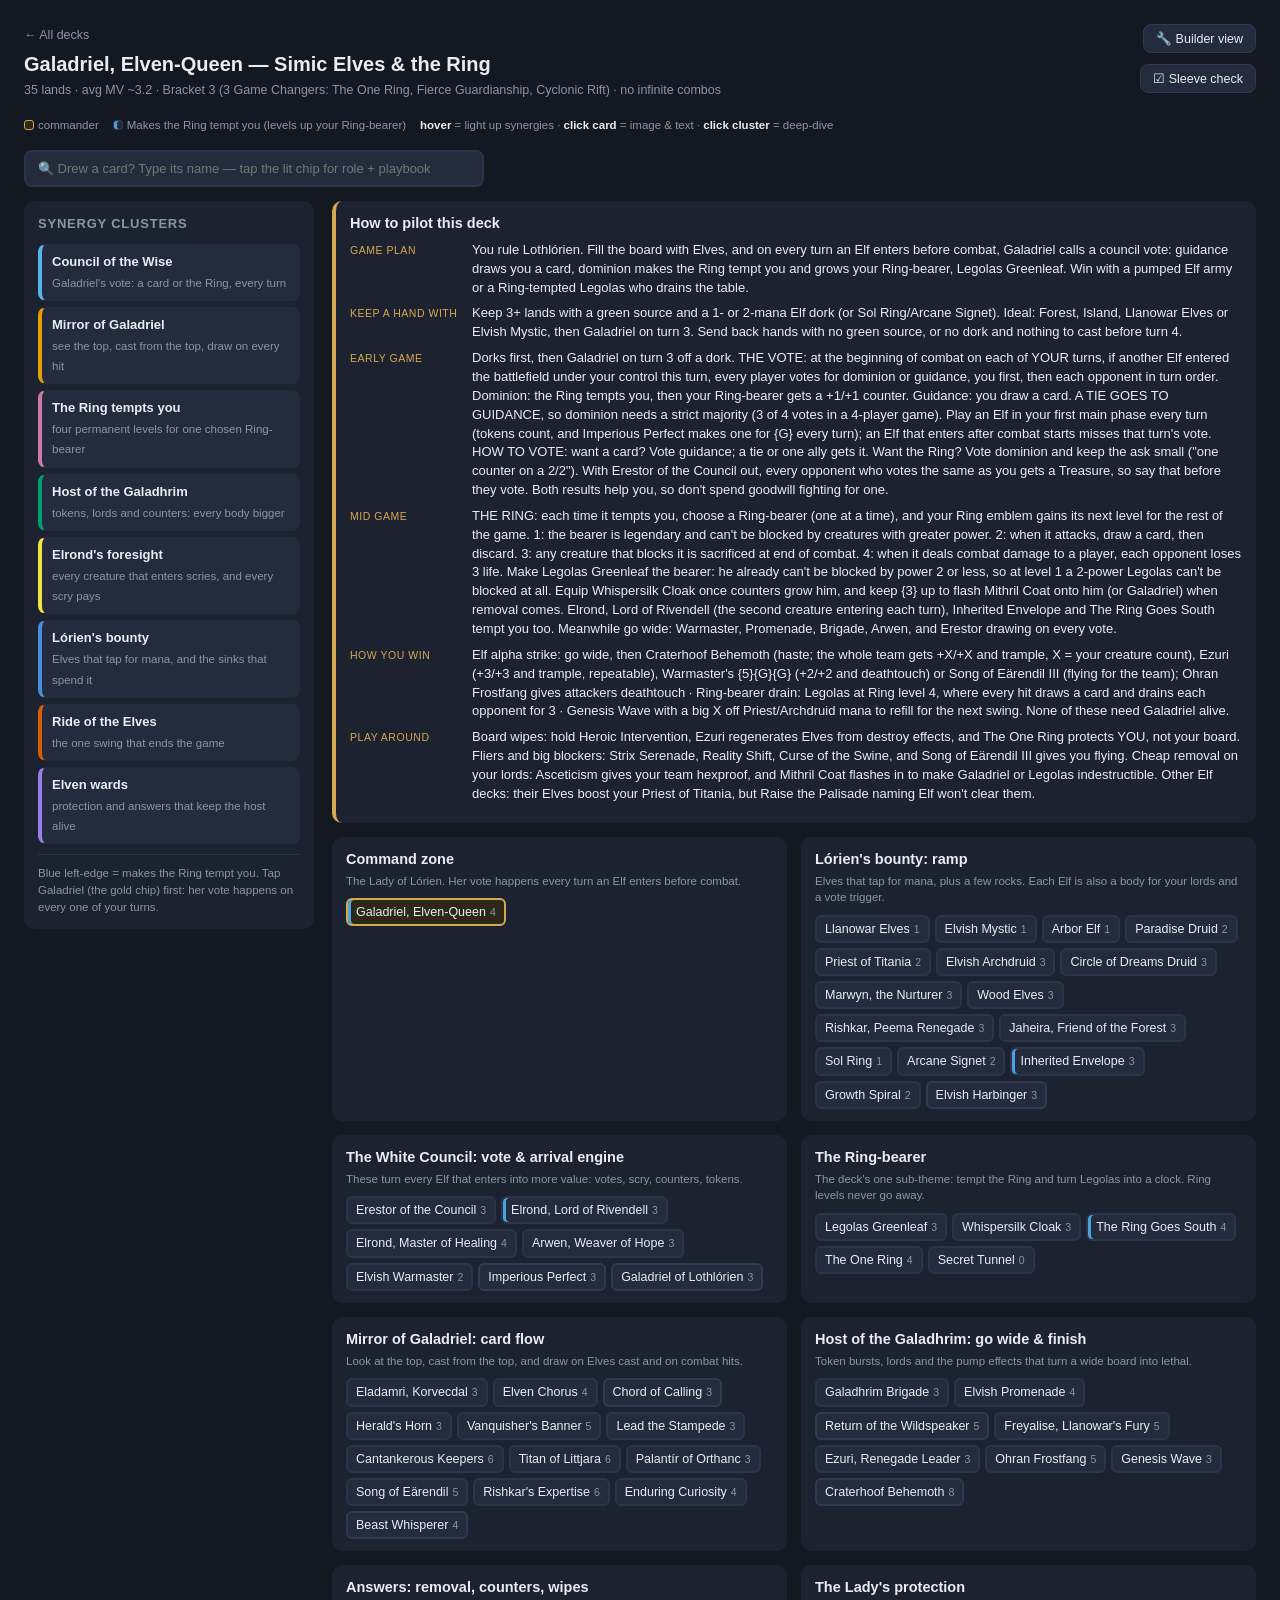
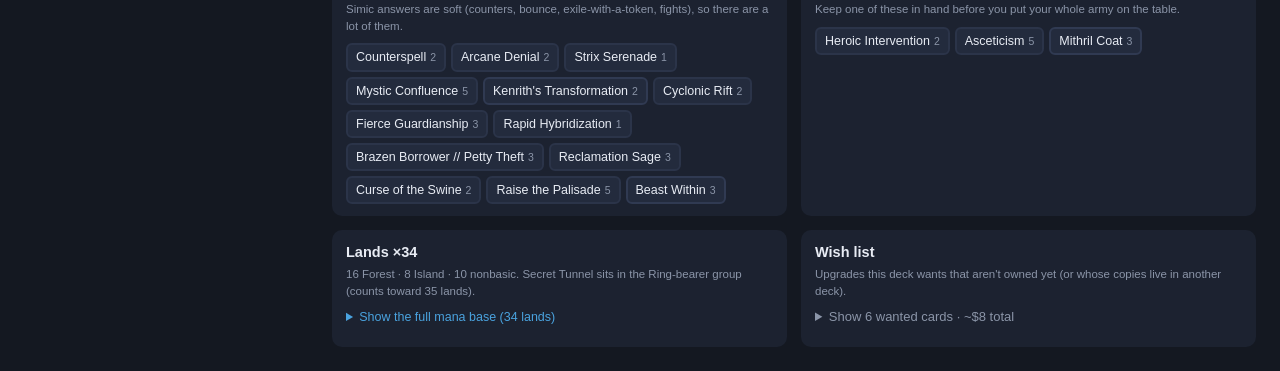
<file: decks/galadriel-elves.html>
<!DOCTYPE html>
<html lang="en">
<head>
<meta charset="UTF-8">
<meta name="viewport" content="width=device-width, initial-scale=1.0">
<title>Galadriel Elves — Deck Map</title>
<link rel="stylesheet" href="../style.css?v=20261125a">
</head>
<body>
<script type="application/json" id="deck-data">{
 "name": "Galadriel, Elven-Queen — Simic Elves & the Ring",
 "slug": "galadriel-elves",
 "sub": "35 lands · avg MV ~3.2 · Bracket 3 (3 Game Changers: The One Ring, Fierce Guardianship, Cyclonic Rift) · no infinite combos",
 "revnote": "2026-11-15 post-con review: +Imperious Perfect, Beast Whisperer, Craterhoof Behemoth, Galadriel of Lothlórien, Elvish Harbinger, Beast Within (buy) and Mithril Coat (library b16 foil); −Oakhame Adversary, Plea for Power, Overwhelming Stampede, Elvish Mariner, Tireless Provisioner, Resculpt, Galadhrim Ambush 2026-11-25 stretch: Momir Vig, Simic Visionary → Chord of Calling, Elven Ambush → Return of the Wildspeaker, Reality Shift → Kenrith's Transformation; gift printings: Galadriel scroll showcase, Ring Goes South showcase, Elvish Harbinger borderless and LTC lands bought 2026-11-25; the other showcase upgrades stay on the wish list.",
 "accentLabel": "Makes the Ring tempt you (levels up your Ring-bearer)",
 "hint": "Blue left-edge = makes the Ring tempt you. Tap Galadriel (the gold chip) first: her vote happens on every one of your turns.",
 "manaNote": "This is a green deck with a blue splash. Get a Forest down first: most Elves cost G or GG, Circle of Dreams Druid needs GGG, Genesis Wave GGG plus X, and Craterhoof GGG. Have blue by turn 3 or 4 for Galadriel ({2}{G}{U}) and the counterspells (Counterspell is UU). Basics are 16 Forest / 8 Island, and the duals, Command Tower, Path of Ancestry and Paradise Druid make either color.",
 "gameplan": {
  "plan": "You rule Lothlórien. Fill the board with Elves, and on every turn an Elf enters before combat, Galadriel calls a council vote: guidance draws you a card, dominion makes the Ring tempt you and grows your Ring-bearer, Legolas Greenleaf. Win with a pumped Elf army or a Ring-tempted Legolas who drains the table.",
  "mull": "Keep 3+ lands with a green source and a 1- or 2-mana Elf dork (or Sol Ring/Arcane Signet). Ideal: Forest, Island, Llanowar Elves or Elvish Mystic, then Galadriel on turn 3. Send back hands with no green source, or no dork and nothing to cast before turn 4.",
  "early": "Dorks first, then Galadriel on turn 3 off a dork. THE VOTE: at the beginning of combat on each of YOUR turns, if another Elf entered the battlefield under your control this turn, every player votes for dominion or guidance, you first, then each opponent in turn order. Dominion: the Ring tempts you, then your Ring-bearer gets a +1/+1 counter. Guidance: you draw a card. A TIE GOES TO GUIDANCE, so dominion needs a strict majority (3 of 4 votes in a 4-player game). Play an Elf in your first main phase every turn (tokens count, and Imperious Perfect makes one for {G} every turn); an Elf that enters after combat starts misses that turn's vote. HOW TO VOTE: want a card? Vote guidance; a tie or one ally gets it. Want the Ring? Vote dominion and keep the ask small (\"one counter on a 2/2\"). With Erestor of the Council out, every opponent who votes the same as you gets a Treasure, so say that before they vote. Both results help you, so don't spend goodwill fighting for one.",
  "mid": "THE RING: each time it tempts you, choose a Ring-bearer (one at a time), and your Ring emblem gains its next level for the rest of the game. 1: the bearer is legendary and can't be blocked by creatures with greater power. 2: when it attacks, draw a card, then discard. 3: any creature that blocks it is sacrificed at end of combat. 4: when it deals combat damage to a player, each opponent loses 3 life. Make Legolas Greenleaf the bearer: he already can't be blocked by power 2 or less, so at level 1 a 2-power Legolas can't be blocked at all. Equip Whispersilk Cloak once counters grow him, and keep {3} up to flash Mithril Coat onto him (or Galadriel) when removal comes. Elrond, Lord of Rivendell (the second creature entering each turn), Inherited Envelope and The Ring Goes South tempt you too. Meanwhile go wide: Warmaster, Promenade, Brigade, Arwen, and Erestor drawing on every vote.",
  "win": "Elf alpha strike: go wide, then Craterhoof Behemoth (haste; the whole team gets +X/+X and trample, X = your creature count), Ezuri (+3/+3 and trample, repeatable), Warmaster's {5}{G}{G} (+2/+2 and deathtouch) or Song of Eärendil III (flying for the team); Ohran Frostfang gives attackers deathtouch · Ring-bearer drain: Legolas at Ring level 4, where every hit draws a card and drains each opponent for 3 · Genesis Wave with a big X off Priest/Archdruid mana to refill for the next swing. None of these need Galadriel alive.",
  "fear": "Board wipes: hold Heroic Intervention, Ezuri regenerates Elves from destroy effects, and The One Ring protects YOU, not your board. Fliers and big blockers: Strix Serenade, Reality Shift, Curse of the Swine, and Song of Eärendil III gives you flying. Cheap removal on your lords: Asceticism gives your team hexproof, and Mithril Coat flashes in to make Galadriel or Legolas indestructible. Other Elf decks: their Elves boost your Priest of Titania, but Raise the Palisade naming Elf won't clear them."
 },
 "clusters": [
  {
   "k": "vote",
   "label": "Council of the Wise",
   "blurb": "Galadriel's vote: a card or the Ring, every turn",
   "how": "Will of the council: at the beginning of combat on your turn, if another Elf entered the battlefield under your control this turn, each player votes for dominion or guidance, starting with you. If dominion gets more votes, the Ring tempts you, then your Ring-bearer gets a +1/+1 counter. If guidance gets more votes OR the vote is tied, you draw a card. Votes are cast out loud in turn order, so yours sets the agenda. Erestor of the Council triggers whenever players finish ANY vote: each opponent who voted the same as you creates a Treasure, you scry 1 for each opponent who voted differently, then you draw a card. Imperious Perfect ({G}, {T}: an Elf Warrior token) and Freyalise's +2 make an Elf every turn, so the vote never has to miss.",
   "ex": "Turn 4: cast Elvish Archdruid in your first main phase. Beginning of combat: you vote guidance, one opponent joins you, two vote dominion. It's 2–2, and a tie goes to guidance, so you draw. Erestor then gives your ally a Treasure, scries you 2 (two dissenters), and draws you a second card. Elrond, Master of Healing turns that scry 2 into two +1/+1 counters.",
   "why": "In this vote every result helps you, so the table feels consulted and you get value either way. Push for dominion only when the Ring payoff is real; otherwise take guidance, which you get on a tie anyway."
  },
  {
   "k": "flow",
   "label": "Mirror of Galadriel",
   "blurb": "see the top, cast from the top, draw on every hit",
   "how": "Eladamri and Elven Chorus let you look at the top card of your library any time and cast creature spells from there. Herald's Horn (named Elf) pulls an Elf off the top each upkeep, and Momir Vig and Elvish Harbinger put the creature you need on top. Card draw comes from casting creatures (Beast Whisperer on every creature, Vanquisher's Banner on every Elf), creatures dealing combat damage to players (Legolas, Ohran Frostfang, Enduring Curiosity), and big digs (Lead the Stampede, Cantankerous Keepers, Titan of Littjara naming Elf, Rishkar's Expertise). The One Ring and Palantír of Orthanc draw on their own every turn.",
   "ex": "Eladamri is out and you cast Momir Vig. Next turn you cast Paradise Druid, a green creature spell: Momir searches up Ezuri and puts him on top, and you cast Ezuri straight off the top through Eladamri.",
   "why": "Elf decks run out of cards before they run out of mana. Use draw that scales with what the deck already does (casting Elves, creatures connecting) so the hand refills while you build the board."
  },
  {
   "k": "ring",
   "label": "The Ring tempts you",
   "blurb": "four permanent levels for one chosen Ring-bearer",
   "how": "Each time the Ring tempts you, you get The Ring emblem if you don't have one, it gains its next ability, and you must choose a creature you control to become or remain your Ring-bearer (only one at a time; you may switch each time). The levels last the whole game: 1) your Ring-bearer is legendary and can't be blocked by creatures with greater power. 2) Whenever it attacks, draw a card, then discard a card. 3) Whenever it becomes blocked by a creature, that creature's controller sacrifices it at end of combat. 4) Whenever it deals combat damage to a player, each opponent loses 3 life. Tempt sources: Galadriel's dominion, Elrond, Lord of Rivendell (the second time his trigger resolves in a turn), Inherited Envelope, The Ring Goes South.",
   "ex": "Legolas Greenleaf is a 2/2 that can't be blocked by creatures with power 2 or less. At Ring level 1 he also can't be blocked by creatures with greater power, so nothing can block him. Each dominion vote adds a +1/+1 counter: at 4/4, creatures with power 3 or 4 can block him again, so equip Whispersilk Cloak (can't be blocked) and keep swinging. At level 4, every hit draws a card and drains each opponent for 3.",
   "why": "Like Frodo, the Ring needs one bearer and a fellowship to protect him: several tempt sources, one ideal bearer, and protection for that bearer. A few tempt cards with no plan for the bearer would just be theme tax."
  },
  {
   "k": "wide",
   "label": "Host of the Galadhrim",
   "blurb": "tokens, lords and counters: every body bigger",
   "how": "Elf Warrior tokens come from Elvish Warmaster (once each turn when other Elves enter), Elvish Promenade and Elven Ambush (one per Elf you control), Galadhrim Brigade's squad copies, Imperious Perfect ({G}, {T}, every turn) and Freyalise's +2 (an Elf Druid that taps for G). Lords stack: Imperious Perfect, Elvish Archdruid and every Galadhrim Brigade give other Elves +1/+1, and Vanquisher's Banner gives Elves +1/+1. Arwen, Weaver of Hope makes each other creature enter with extra +1/+1 counters equal to her toughness, and Elrond, Master of Healing hands out counters every time you scry. Every Elf token that enters also turns on Galadriel's vote.",
   "ex": "Five Elves out. Cast Elvish Promenade in your first main phase: five 1/1 Elf Warriors, and Warmaster adds a sixth. With Archdruid and Brigade out they're all 3/3s, and Galadriel's vote fires at combat.",
   "why": "Go-wide decks want redundancy, many token makers and many anthems, so losing one piece to removal doesn't stop the plan."
  },
  {
   "k": "scry",
   "label": "Elrond's foresight",
   "blurb": "every creature that enters scries, and every scry pays",
   "how": "Elrond, Lord of Rivendell scries 1 whenever he or another creature you control enters (tokens too), and the second time that resolves each turn, the Ring tempts you. More scry: Erestor (1 per opponent who voted against you), Path of Ancestry (its mana spent on an Elf spell, since Galadriel is an Elf), Rivendell ({1}{U}, tap: scry 2 while you control a legendary creature), Palantír of Orthanc (scry 2 each end step), Song of Eärendil chapter I, and Galadriel of Lothlórien (scry 3 whenever the Ring tempts you and she isn't the bearer). Payoffs: Elrond, Master of Healing puts a +1/+1 counter on each of up to X target creatures (X = cards you looked at), and Galadriel of Lothlórien lets you reveal the top card after every scry: a land goes straight onto the battlefield tapped.",
   "ex": "Elrond, Lord of Rivendell, Elrond, Master of Healing and Galadriel of Lothlórien are out. Cast Llanowar Elves: scry 1, one creature gets a counter, then reveal the top card: it's a Forest, so it enters tapped. Warmaster's token enters: scry 1 again (another counter, another land check), and the Ring tempts you because it's Elrond's second resolution this turn. Choose Legolas as bearer, and Galadriel of Lothlórien scries 3: three more counters and one more land check.",
   "why": "Small repeatable triggers add up once a card turns them into a resource. Scry alone is filtering; with Master of Healing it's a team pump and with Galadriel of Lothlórien it's ramp."
  },
  {
   "k": "mana",
   "label": "Lórien's bounty",
   "blurb": "Elves that tap for mana, and the sinks that spend it",
   "how": "Twelve Elves ramp. Priest of Titania (G for each Elf on the battlefield, anyone's), Elvish Archdruid (G for each Elf you control), Circle of Dreams Druid (G for each creature you control) and Marwyn (G equal to her power, which grows with each Elf) scale with the board. Jaheira gives every token \"{T}: Add {G}\", Rishkar does the same for every creature with a counter, and Elven Chorus lets every creature tap for any color. Elvish Harbinger taps for any color, and Galadriel of Lothlórien turns scry into extra land drops. Creatures can't tap for mana the turn they arrive. Sinks: Genesis Wave, Ezuri's +3/+3 (repeatable), Warmaster's +2/+2, Galadhrim Brigade's squad, Curse of the Swine.",
   "ex": "Turn 5 with six Elves: Priest taps for 6 and Archdruid for 6. That's 12 mana on top of your lands, enough to activate Ezuri twice (+6/+6 and trample on every Elf) and attack.",
   "why": "When the ramp is also the tribe, it costs nothing extra: every dork is mana, a body for your lords, and a vote trigger. Big mana needs places to spend it, or it's wasted."
  },
  {
   "k": "alpha",
   "label": "Ride of the Elves",
   "blurb": "the one swing that ends the game",
   "how": "Finishing pumps: Ezuri ({2}{G}{G}{G}: Elves +3/+3 and trample until end of turn, stacks), Craterhoof Behemoth (haste; when it enters your creatures get +X/+X and trample, X = the number of creatures you control), Elvish Warmaster ({5}{G}{G}: Elves +2/+2 and deathtouch), Song of Eärendil III (a flying counter on each of your creatures without flying). Ohran Frostfang gives your attackers deathtouch, Secret Tunnel makes two creatures that share a type unblockable, and an overloaded Cyclonic Rift clears every blocker. Draw-on-damage (Ohran, Enduring Curiosity) refills your hand even when the swing isn't lethal.",
   "ex": "Eight creatures out and 13 mana (Priest of Titania plus your lands). Cast Craterhoof Behemoth (8): nine creatures, so every one gets +9/+9 and trample, and the Hoof itself has haste. Spend the last 5 on Ezuri for another +3/+3 on every Elf. Eight attackers each hitting for 12 or more with trample is lethal across the table.",
   "why": "Wide decks win with one overwhelming turn, not lots of small attacks. Hold the pump until the swing is lethal or close to it, so opponents can't plan around it."
  },
  {
   "k": "wards",
   "label": "Elven wards",
   "blurb": "protection and answers that keep the host alive",
   "how": "Heroic Intervention gives your permanents hexproof and indestructible until end of turn (it stops destroy effects and targeted removal, not exile, bounce or -X/-X). Asceticism gives your creatures hexproof and {1}{G} regeneration. Ezuri regenerates another Elf for {G}. Casting The One Ring gives YOU protection from everything until your next turn. Mithril Coat (flash) attaches to Galadriel or Legolas and makes them indestructible in response to removal. Answers: Counterspell, Arcane Denial, Strix Serenade, Fierce Guardianship and Mystic Confluence on the stack; Reality Shift and Curse of the Swine exile; Beast Within destroys any permanent at instant speed; Rapid Hybridization, Petty Theft, Cyclonic Rift, Reclamation Sage and Freyalise's −2 handle the rest; Raise the Palisade naming Elf bounces every non-Elf creature.",
   "ex": "An opponent casts a destroy-all-creatures wipe. In response, cast Heroic Intervention: your Elves survive, everyone else's board is gone, and you swing next turn.",
   "why": "One wipe can wipe out a go-wide deck. Keep one protection spell or counter in hand before you commit your last Elves to the board."
  }
 ],
 "groups": [
  {
   "title": "Command zone",
   "desc": "The Lady of Lórien. Her vote happens every turn an Elf enters before combat.",
   "cards": [
    {
     "n": "Galadriel, Elven-Queen",
     "mv": 4,
     "tags": "vote ring",
     "tip": "Beginning of combat on your turn, if another Elf entered under your control this turn: everyone votes. Dominion = the Ring tempts you + a +1/+1 counter on your Ring-bearer. Guidance or a tie = you draw.",
     "cmdr": true,
     "otter": true,
     "guide": [
      {
       "when": "Every turn, before combat",
       "get": null,
       "why": "Get an Elf onto the battlefield in your FIRST main phase (or upkeep, with an instant like Chord of Calling). Tokens count. An Elf that enters after combat starts is too late for this turn's vote."
      },
      {
       "when": "You want a card (default, or no good bearer out)",
       "get": null,
       "why": "Vote guidance. A tie already goes to guidance, so in a 4-player game you only need one opponent with you. Most opponents prefer you drawing to you growing an attacker."
      },
      {
       "when": "Legolas is out and you want the Ring to level up",
       "get": "Legolas Greenleaf",
       "why": "Vote dominion and keep the pitch small: \"it's one counter on a 2/2.\" Dominion needs a strict majority: 3 of 4 votes in a 4-player game, 2 of 3 in a 3-player game. If they refuse, you still draw, so asking costs nothing."
      },
      {
       "when": "Erestor is on the battlefield",
       "get": "Erestor of the Council",
       "why": "Say it before anyone votes: every opponent who votes the same as you gets a Treasure. Opponents who vote against you give you scry 1 each, and you draw a card either way."
      },
      {
       "when": "The Ring is already at level 4",
       "get": null,
       "why": "Dominion still grows your bearer by a counter, but a card (guidance) is usually worth more now."
      }
     ],
     "print": "ltc/462"
    }
   ]
  },
  {
   "title": "Lórien's bounty: ramp",
   "desc": "Elves that tap for mana, plus a few rocks. Each Elf is also a body for your lords and a vote trigger.",
   "cards": [
    {
     "n": "Llanowar Elves",
     "mv": 1,
     "tags": "mana",
     "tip": "Turn-1 Elf. {T}: Add {G}. Puts a 3-drop out on turn 2 and Galadriel on turn 3."
    },
    {
     "n": "Elvish Mystic",
     "mv": 1,
     "tags": "mana",
     "tip": "Turn-1 Elf. {T}: Add {G}. Same job as Llanowar Elves."
    },
    {
     "n": "Arbor Elf",
     "mv": 1,
     "tags": "mana",
     "tip": "{T}: Untap target Forest. Works as a dork as long as you have a Forest (16 basics, and Wood Elves fetches more)."
    },
    {
     "n": "Paradise Druid",
     "mv": 2,
     "tags": "mana",
     "tip": "{T}: any color. Hexproof while untapped. Your safest early blue source for Galadriel."
    },
    {
     "n": "Priest of Titania",
     "mv": 2,
     "tags": "mana wide",
     "tip": "{T}: G for each Elf on the battlefield, everyone's Elves included. Mid-game it taps for 5+."
    },
    {
     "n": "Elvish Archdruid",
     "mv": 3,
     "tags": "mana wide",
     "tip": "Other Elves you control get +1/+1, and {T}: G for each Elf you control. A lord and a mana battery."
    },
    {
     "n": "Circle of Dreams Druid",
     "mv": 3,
     "tags": "mana wide",
     "tip": "Costs {G}{G}{G}. {T}: G for each creature you control, non-Elves and tokens included."
    },
    {
     "n": "Marwyn, the Nurturer",
     "mv": 3,
     "tags": "mana wide",
     "tip": "Gets a +1/+1 counter whenever another Elf enters; {T}: G equal to her power. Late game she's 6+ mana."
    },
    {
     "n": "Wood Elves",
     "mv": 3,
     "tags": "mana",
     "tip": "Enters: search for a Forest and put it onto the battlefield (untapped). An Elf and a land drop."
    },
    {
     "n": "Rishkar, Peema Renegade",
     "mv": 3,
     "tags": "mana wide",
     "tip": "Enters: +1/+1 counter on up to two creatures. Every creature you control with a counter taps for G, so Arwen's and Elrond's counters become mana."
    },
    {
     "n": "Jaheira, Friend of the Forest",
     "mv": 3,
     "tags": "mana wide",
     "tip": "Tokens you control have \"{T}: Add {G}\". Every Elf Warrior token is a mana dork from your next turn on."
    },
    {
     "n": "Sol Ring",
     "mv": 1,
     "tags": "mana",
     "tip": "{T}: Add {C}{C}. On turn 1, it can put Galadriel out on turn 2 if your lands make G and U."
    },
    {
     "n": "Arcane Signet",
     "mv": 2,
     "tags": "mana",
     "tip": "{T}: G or U."
    },
    {
     "n": "Inherited Envelope",
     "mv": 3,
     "tags": "mana ring",
     "tip": "Enters: the Ring tempts you. {T}: any color. A mana rock that levels up the Ring.",
     "otter": true
    },
    {
     "n": "Growth Spiral",
     "mv": 2,
     "tags": "mana flow",
     "tip": "Instant: draw a card, and you may put a land from your hand onto the battlefield. Cast it at the end of an opponent's turn."
    },
    {
     "n": "Elvish Harbinger",
     "mv": 3,
     "tags": "mana flow",
     "tip": "Enters: you may search your library for an Elf card and put it on top. {T}: add one mana of any color. A blue source and a tutor in one Elf.",
     "guide": [
      {
       "when": "Galadriel needs an Elf every turn",
       "get": "Imperious Perfect",
       "why": "A token every turn = a vote every turn. The default pick if you don't have one."
      },
      {
       "when": "Hand is running low",
       "get": "Beast Whisperer",
       "why": "Every creature after it draws a card."
      },
      {
       "when": "Need big mana",
       "get": "Priest of Titania",
       "why": "Or Elvish Archdruid. Taps for one G per Elf."
      },
      {
       "when": "Ready to swing",
       "get": "Ezuri, Renegade Leader",
       "why": "+3/+3 and trample on every Elf, repeatable. (Craterhoof isn't an Elf, so Harbinger can't find it.)"
      },
      {
       "when": "Running the Ring plan",
       "get": "Legolas Greenleaf",
       "why": "Or Elrond, Lord of Rivendell for a repeatable tempt."
      },
      {
       "when": "Want it NOW, not next draw",
       "get": "Eladamri, Korvecdal",
       "why": "With Eladamri or Elven Chorus out you can cast the card straight off the top this turn. Herald's Horn also puts a top-deck Elf into your hand each upkeep."
      }
     ],
     "new": true,
     "print": "ltc/527"
    }
   ]
  },
  {
   "title": "The White Council: vote & arrival engine",
   "desc": "These turn every Elf that enters into more value: votes, scry, counters, tokens.",
   "cards": [
    {
     "n": "Erestor of the Council",
     "mv": 3,
     "tags": "vote scry",
     "tip": "Whenever players finish ANY vote: opponents who voted with you each get a Treasure, you scry 1 per opponent who voted against you, then you draw. With Galadriel, that's two cards a turn."
    },
    {
     "n": "Elrond, Lord of Rivendell",
     "mv": 3,
     "tags": "ring scry",
     "tip": "Whenever he or another creature you control enters: scry 1. The second time this resolves in a turn, the Ring tempts you. Two creatures entering in a turn (an Elf + Warmaster's token) = a tempt.",
     "otter": true
    },
    {
     "n": "Elrond, Master of Healing",
     "mv": 4,
     "tags": "scry wide",
     "tip": "Whenever you scry: a +1/+1 counter on each of up to X target creatures (X = cards looked at). Draws you a card when an opponent targets one of your creatures that has a counter."
    },
    {
     "n": "Arwen, Weaver of Hope",
     "mv": 3,
     "tags": "wide",
     "tip": "Each other creature you control enters with extra +1/+1 counters equal to Arwen's toughness (1, more if she gets counters). Tokens arrive as 2/2s, and the counters turn on Rishkar."
    },
    {
     "n": "Elvish Warmaster",
     "mv": 2,
     "tags": "wide alpha",
     "tip": "Once each turn, when one or more other Elves enter: make a 1/1 Elf Warrior (a second creature for Elrond's tempt). {5}{G}{G}: Elves get +2/+2 and deathtouch until end of turn."
    },
    {
     "n": "Imperious Perfect",
     "mv": 3,
     "tags": "vote wide",
     "new": true,
     "tip": "Other Elves you control get +1/+1. {G}, {T}: make a 1/1 Elf Warrior token. From the turn after it lands, that's a guaranteed Elf entering every turn, so Galadriel always gets her vote.",
     "guide": [
      {
       "when": "Your turn, first main phase",
       "get": null,
       "why": "Pay {G} and tap it for a token BEFORE combat. The token is an Elf entering, so Galadriel's vote fires, Warmaster adds another token, and Elrond, Lord of Rivendell scries twice (the second scry tempts the Ring)."
      },
      {
       "when": "An Elf already entered this turn",
       "get": null,
       "why": "Still make the token precombat if you can spare {G}: it's another body for the Craterhoof count and another lord-boosted attacker. Otherwise hold {G} to regenerate with Ezuri."
      },
      {
       "when": "Turn it arrives",
       "get": null,
       "why": "It's summoning-sick, so it can't tap for a token yet. Cast it precombat anyway: it's an Elf entering, so it starts the vote itself."
      }
     ],
     "print": "ema/173"
    },
    {
     "n": "Galadriel of Lothlórien",
     "mv": 3,
     "tags": "ring scry mana",
     "tip": "Whenever the Ring tempts you and you choose a Ring-bearer other than her: scry 3. Whenever you scry, you may reveal the top card; if it's a land, put it onto the battlefield tapped. With Elrond, Lord of Rivendell scrying on every creature that enters, the Mirror of Galadriel becomes free land drops. Legendary, so Legolas grows when she enters.",
     "guide": [
      {
       "when": "Each scry",
       "get": null,
       "why": "Scry first (keep or bottom cards as normal), THEN reveal the new top card: a land goes onto the battlefield tapped. So if you see a land while scrying, leave it on top and reveal it for a free land."
      },
      {
       "when": "The Ring tempts you",
       "get": "Legolas Greenleaf",
       "why": "Choose Legolas (anyone but her) as Ring-bearer to get the scry 3, which also feeds Elrond, Master of Healing for three +1/+1 counters."
      }
     ],
     "new": true,
     "print": "ltr/206"
    }
   ]
  },
  {
   "title": "The Ring-bearer",
   "desc": "The deck's one sub-theme: tempt the Ring and turn Legolas into a clock. Ring levels never go away.",
   "cards": [
    {
     "n": "Legolas Greenleaf",
     "mv": 3,
     "tags": "ring alpha",
     "tip": "2/2, reach. Can't be blocked by creatures with power 2 or less. Gets a +1/+1 counter whenever another legendary creature you control enters (12 others here); draws when he deals combat damage to a player. Your intended Ring-bearer.",
     "guide": [
      {
       "when": "Choosing a Ring-bearer, Legolas is out",
       "get": "Legolas Greenleaf",
       "why": "Always him. Ring level 1 adds \"can't be blocked by creatures with greater power\", so a 2-power Legolas is unblockable. Every counter raises his power, which lets creatures with power from 3 up to his power block him."
      },
      {
       "when": "Legolas has 3+ power and blockers fit the window",
       "get": "Whispersilk Cloak",
       "why": "Equip it ({2}): can't be blocked and shroud. Now every hit draws, and at level 4 drains each opponent for 3."
      },
      {
       "when": "No Cloak yet but you need him through",
       "get": "Secret Tunnel",
       "why": "{4}, tap: Legolas and another Elf can't be blocked this turn."
      },
      {
       "when": "Legolas isn't out yet",
       "get": null,
       "why": "Pick something that attacks safely: Galadriel (4/5, ideally wearing Mithril Coat), or whatever has the Cloak. Move the Ring to Legolas the next time it tempts you."
      },
      {
       "when": "Ring level 3 reached",
       "get": null,
       "why": "Anything that blocks your Ring-bearer is sacrificed at end of combat, so opponents will rarely block it."
      }
     ]
    },
    {
     "n": "Whispersilk Cloak",
     "mv": 3,
     "tags": "ring wards",
     "tip": "Equip {2}: can't be blocked and shroud. On your Ring-bearer, every hit draws a card (Legolas) and drains 3 at Ring level 4."
    },
    {
     "n": "The Ring Goes South",
     "mv": 4,
     "tags": "ring mana",
     "tip": "The Ring tempts you, then put lands onto the battlefield tapped: one for each legendary creature you control. With 3 legends out, that's a tempt + 3 lands.",
     "otter": true,
     "print": "ltr/637"
    },
    {
     "n": "The One Ring",
     "mv": 4,
     "tags": "flow wards",
     "tip": "Indestructible. If you cast it: you have protection from everything until your next turn. {T}: add a burden counter, then draw a card per burden counter. You lose 1 life per counter each upkeep. One of the deck's 3 Game Changers.",
     "guide": [
      {
       "when": "When to cast it",
       "get": null,
       "why": "The turn you expect to be attacked or burned out. Protection from everything protects YOU, the player: no damage to you and you can't be targeted. It does NOT protect your creatures or other permanents."
      },
      {
       "when": "Only when cast",
       "get": null,
       "why": "If it enters any other way (Genesis Wave, for example), you don't get the protection."
      },
      {
       "when": "Every turn after",
       "get": null,
       "why": "Tap it: 1 card, then 2, then 3. The burden counters stay and cost you 1 life each per upkeep whether you tap or not, so draw hard early and turn the cards into a win."
      },
      {
       "when": "Your life is getting low",
       "get": null,
       "why": "Stop counting on it for value. Use the cards you've drawn to close the game or stabilise."
      }
     ]
    },
    {
     "n": "Secret Tunnel",
     "mv": 0,
     "tags": "ring alpha",
     "tip": "Land: {T}: Add {C}. It can't be blocked itself. {4}, {T}: two creatures you control that share a creature type can't be blocked this turn. Your Ring-bearer plus your biggest Elf."
    }
   ]
  },
  {
   "title": "Mirror of Galadriel: card flow",
   "desc": "Look at the top, cast from the top, and draw on Elves cast and on combat hits.",
   "cards": [
    {
     "n": "Eladamri, Korvecdal",
     "mv": 3,
     "tags": "flow",
     "tip": "Look at the top card any time, and you can cast creature spells from the top. {G}, {T}, tap two untapped creatures (your turn only): reveal a creature from hand or the top and put it onto the battlefield."
    },
    {
     "n": "Elven Chorus",
     "mv": 4,
     "tags": "flow mana",
     "tip": "Look at the top card any time and cast creatures from the top. Your creatures have \"{T}: Add one mana of any color.\""
    },
    {
     "n": "Chord of Calling",
     "tip": "Instant convoke tutor: a wide board pays for it, and it finds Craterhoof, Imperious Perfect or Beast Whisperer straight onto the battlefield. Momir is a 5-mana do-nothing turn",
     "new": true,
     "mv": 3,
     "tags": "flow"
    },
    {
     "n": "Herald's Horn",
     "mv": 3,
     "tags": "flow",
     "tip": "Name Elf. Elf spells cost {1} less, and each upkeep, if the top card is an Elf, you may put it into your hand."
    },
    {
     "n": "Vanquisher's Banner",
     "mv": 5,
     "tags": "flow wide",
     "tip": "Name Elf. Elves get +1/+1, and every Elf spell you cast draws a card."
    },
    {
     "n": "Lead the Stampede",
     "mv": 3,
     "tags": "flow",
     "tip": "Look at the top five, take every creature card among them. Usually 1–3 creatures."
    },
    {
     "n": "Cantankerous Keepers",
     "mv": 6,
     "tags": "flow",
     "tip": "Costs {1} less for each Elf you control. Enters: mill four, put every Elf card among them into your hand.",
     "print": "hob/122"
    },
    {
     "n": "Titan of Littjara",
     "mv": 6,
     "tags": "flow alpha",
     "tip": "Name Elf as it enters. When it enters or attacks, you may draw a card for each other Elf you control, then discard one. Often 4+ cards."
    },
    {
     "n": "Palantír of Orthanc",
     "mv": 3,
     "tags": "flow scry",
     "tip": "Each end step: scry 2, then an opponent chooses: you draw a card, or you mill X (growing each turn) and they lose life equal to the milled cards' total mana value."
    },
    {
     "n": "Song of Eärendil",
     "mv": 5,
     "tags": "flow scry alpha",
     "tip": "Saga. I: scry 2, draw two. II: a Treasure and a 2/2 flying Bird. III: a flying counter on each of your creatures without flying. Chapter III is your turn to swing with everything."
    },
    {
     "n": "Rishkar's Expertise",
     "mv": 6,
     "tags": "flow",
     "tip": "Draw cards equal to your greatest power, then cast a spell with mana value 5 or less from your hand for free.",
     "guide": [
      {
       "when": "Before casting",
       "get": null,
       "why": "Grow your biggest creature first: Galadriel is 4 power, Titan of Littjara 6, and a fully pumped Marwyn or lord-boosted Elf often more. Draw is based on power when it resolves."
      },
      {
       "when": "Free spell: build the engine",
       "get": "Vanquisher's Banner",
       "why": "Or Momir Vig. A 5-mana engine for free."
      },
      {
       "when": "Free spell: next turn's swing",
       "get": "Ohran Frostfang",
       "why": "Deathtouch attackers that each draw on a hit."
      },
      {
       "when": "Free spell: more Elves",
       "get": "Freyalise, Llanowar's Fury",
       "why": "Or Elvish Promenade for a burst of tokens."
      }
     ]
    },
    {
     "n": "Enduring Curiosity",
     "mv": 4,
     "tags": "flow alpha",
     "tip": "Flash. Whenever a creature you control deals combat damage to a player, draw a card. When it dies, it comes back as an enchantment, so the draw keeps going."
    },
    {
     "n": "Beast Whisperer",
     "mv": 4,
     "tags": "flow",
     "tip": "Whenever you cast a creature spell, draw a card. Every Elf, Craterhoof and Brazen Borrower replaces itself, so the hand never runs dry. Cast it before a turn of cheap Elves.",
     "new": true
    }
   ]
  },
  {
   "title": "Host of the Galadhrim: go wide & finish",
   "desc": "Token bursts, lords and the pump effects that turn a wide board into lethal.",
   "cards": [
    {
     "n": "Galadhrim Brigade",
     "mv": 3,
     "tags": "wide",
     "tip": "Other Elves get +1/+1. Squad {1}{G}: pay it extra times when you cast it for that many token copies, and each copy is another lord. 7 mana = three Brigades."
    },
    {
     "n": "Elvish Promenade",
     "mv": 4,
     "tags": "wide",
     "tip": "Sorcery: one 1/1 Elf Warrior per Elf you control. Doubles your board; cast it in your first main phase to trigger Galadriel's vote."
    },
    {
     "n": "Return of the Wildspeaker",
     "tip": "Instant: draw cards equal to your best non-Human's power, or +3/+3 to the team",
     "new": true,
     "mv": 5,
     "tags": "wide wards"
    },
    {
     "n": "Freyalise, Llanowar's Fury",
     "mv": 5,
     "tags": "wide mana flow",
     "tip": "Planeswalker. +2: a 1/1 Elf Druid with \"{T}: Add {G}.\" −2: destroy an artifact or enchantment. −6: draw a card per green creature you control.",
     "guide": [
      {
       "when": "Default (cast in your first main phase)",
       "get": null,
       "why": "+2: the Elf Druid token is an Elf entering, so Galadriel votes this turn. Free mana from next turn."
      },
      {
       "when": "An artifact or enchantment is a problem",
       "get": null,
       "why": "−2: destroy it. Use this for a lock piece or a big threat, not a mana rock."
      },
      {
       "when": "Loyalty 6+ and lots of green creatures",
       "get": null,
       "why": "−6: draw a card per green creature you control. With 8+ creatures, this refills your hand."
      }
     ]
    },
    {
     "n": "Ezuri, Renegade Leader",
     "mv": 3,
     "tags": "alpha wards mana",
     "tip": "{G}: regenerate another target Elf (saves it from destroy effects and combat). {2}{G}{G}{G}: Elves you control get +3/+3 and trample until end of turn. Stack it with Priest or Archdruid mana."
    },
    {
     "n": "Ohran Frostfang",
     "mv": 5,
     "tags": "alpha flow",
     "tip": "Your attacking creatures have deathtouch, and each creature that deals combat damage to a player draws you a card. Nobody wants to block a 1/1 deathtouch Elf."
    },
    {
     "n": "Genesis Wave",
     "mv": 3,
     "tags": "mana alpha",
     "tip": "Reveal the top X cards; put any permanents with mana value X or less onto the battlefield. The rest go to your graveyard.",
     "guide": [
      {
       "when": "6 mana (X = 3)",
       "get": null,
       "why": "Hits all your dorks, lords and most of the Elf engine (nearly everything here costs 3 or less) plus any lands. A solid refill after a wipe."
      },
      {
       "when": "8 mana (X = 5)",
       "get": null,
       "why": "Adds the 4-drops (Elrond, Master of Healing, Elven Chorus, Beast Whisperer, Enduring Curiosity, and The One Ring, without its protection since it wasn't cast) and the 5s: Freyalise, Momir Vig, Ohran Frostfang, Vanquisher's Banner, Asceticism, Song of Eärendil."
      },
      {
       "when": "9+ mana (X = 6+)",
       "get": "Titan of Littjara",
       "why": "Picks up Titan and Cantankerous Keepers too, and at X = 8 (11 mana) Craterhoof Behemoth: it enters with its pump trigger and haste, so swing that turn. Lands (mana value 0) always come in."
      },
      {
       "when": "Your library is small",
       "get": null,
       "why": "Everything not put onto the battlefield goes to the graveyard and this deck can't get it back. Don't wave X = 20 with 25 cards left."
      },
      {
       "when": "Big-mana turn (Priest, Archdruid, Circle)",
       "get": "Priest of Titania",
       "why": "Make X as large as you can before combat. New Elves turn on Galadriel's vote, and Warmaster and Elrond trigger off them."
      }
     ]
    },
    {
     "n": "Craterhoof Behemoth",
     "mv": 8,
     "tags": "alpha",
     "tip": "Haste. When it enters, your creatures gain trample and get +X/+X until end of turn, X = the number of creatures you control (Craterhoof included). The horns of the Galadhrim: one swing ends the game. Not a Game Changer.",
     "guide": [
      {
       "when": "Is it lethal? Count first",
       "get": null,
       "why": "X = every creature you control, tokens and Craterhoof included. Each attacker hits for its power + X with trample. Ten creatures = +10/+10 on each, so even 1/1 tokens hit for 11. Don't forget summoning-sick creatures can't attack but still count for X."
      },
      {
       "when": "Before casting: go as wide as possible",
       "get": "Imperious Perfect",
       "why": "Make every token you can in your first main phase (Imperious Perfect, Freyalise +2, Elvish Promenade, Elven Ambush in your upkeep), then cast Craterhoof last, still precombat. Every extra body adds +1/+1 to every attacker."
      },
      {
       "when": "Cheat it in for {G}",
       "get": "Eladamri, Korvecdal",
       "why": "On your turn: {G}, tap Eladamri and two untapped creatures to put Craterhoof onto the battlefield from your hand or the top of your library. It still 'enters', so the pump triggers, and haste lets it swing. (Tapped creatures can't attack, so count them out.)"
      },
      {
       "when": "Finding it",
       "get": "Chord of Calling",
       "why": "Chord of Calling (X=8) puts it straight onto the battlefield, and your Elves can convoke most of the cost. Cast it in your main phase before combat: Craterhoof's pump only lasts that turn. Genesis Wave for X = 8+ also hits it. Elvish Harbinger can't find it (it's a Beast, not an Elf)."
      },
      {
       "when": "Blue opponent with mana open",
       "get": "Fierce Guardianship",
       "why": "Their counterspell is a noncreature spell, so Fierce Guardianship (free with Galadriel out) counters it. Or clear blockers first with an overloaded Cyclonic Rift at their end step."
      },
      {
       "when": "Not lethal yet",
       "get": null,
       "why": "Hold it. Craterhoof is a one-shot finisher; cast it a turn early and the table wipes your board in response next turn."
      }
     ],
     "new": true
    }
   ]
  },
  {
   "title": "Answers: removal, counters, wipes",
   "desc": "Simic answers are soft (counters, bounce, exile-with-a-token, fights), so there are a lot of them.",
   "cards": [
    {
     "n": "Counterspell",
     "mv": 2,
     "tags": "wards",
     "tip": "{U}{U}: counter target spell. Save it for wipes and game-winning spells."
    },
    {
     "n": "Arcane Denial",
     "mv": 2,
     "tags": "wards",
     "tip": "Counter target spell. Its controller may draw up to two cards next upkeep, and you draw one."
    },
    {
     "n": "Strix Serenade",
     "mv": 1,
     "tags": "wards",
     "tip": "{U}: counter an artifact, creature or planeswalker spell. They get a 2/2 flying Bird."
    },
    {
     "n": "Mystic Confluence",
     "mv": 5,
     "tags": "wards flow",
     "tip": "Choose three, repeats allowed: counter unless they pay {3}; return target creature to its owner's hand; draw a card.",
     "guide": [
      {
       "when": "An opponent casts a wipe or a bomb",
       "get": null,
       "why": "Counter-unless-{3} once if they're tapped out, twice or three times if they have mana up. Fill the rest with draw."
      },
      {
       "when": "End of the turn before yours, nothing to counter",
       "get": null,
       "why": "Draw three. Never let 5 open mana go to waste."
      },
      {
       "when": "A blocker or stolen creature is in the way",
       "get": null,
       "why": "Bounce it + draw two. You can also bounce your own creature to save it from exile or theft."
      }
     ]
    },
    {
     "n": "Kenrith's Transformation",
     "tip": "Neutralizes a creature (it becomes a 3/3 Elk) and draws a card",
     "new": true,
     "mv": 2,
     "tags": "wards",
     "print": "eld/164"
    },
    {
     "n": "Cyclonic Rift",
     "mv": 2,
     "tags": "wards",
     "tip": "2 mana: bounce one problem permanent. 7 mana (overload): bounce everything opponents control, at instant speed, before your alpha strike.",
     "guide": [
      {
       "when": "One permanent is the problem",
       "get": null,
       "why": "Cast for 2 at instant speed, ideally in their end step"
      },
      {
       "when": "You have 7+ mana from elves and a wide board",
       "get": null,
       "why": "Overload at the end of the turn before yours (or precombat): every blocker gone, then swing"
      },
      {
       "when": "Cast free (e.g. copied or free-cast effects)",
       "get": null,
       "why": "Can't be overloaded when cast without paying its cost"
      }
     ]
    },
    {
     "n": "Fierce Guardianship",
     "mv": 3,
     "tags": "wards",
     "tip": "Free counterspell for a noncreature spell while Galadriel is on the battlefield. Save it for the board wipe or the answer to The One Ring.",
     "guide": [
      {
       "when": "Opponent casts a board wipe",
       "get": null,
       "why": "Counter it for free; your elf board is the whole plan"
      },
      {
       "when": "Someone targets The One Ring or your Ring-bearer with a noncreature spell",
       "get": null,
       "why": "Free protection; the Ring is your card engine"
      },
      {
       "when": "Galadriel is NOT out",
       "get": null,
       "why": "It costs 3 then; usually hold it until she's back"
      },
      {
       "when": "An opponent tries to counter your Craterhoof",
       "get": "Craterhoof Behemoth",
       "why": "Their counterspell is a noncreature spell, so Fierce Guardianship counters it for free"
      }
     ]
    },
    {
     "n": "Rapid Hybridization",
     "mv": 1,
     "tip": "1-mana instant: destroy a creature; its controller gets a 3/3 Lizard. Clean answer at a cheap price.",
     "tags": "wards wide"
    },
    {
     "n": "Brazen Borrower // Petty Theft",
     "mv": 3,
     "tags": "wards",
     "tip": "Petty Theft ({1}{U} instant): return target nonland permanent an opponent controls to its owner's hand. Later, cast Brazen Borrower from exile: a flash flyer that can only block flyers.",
     "guide": [
      {
       "when": "Default",
       "get": null,
       "why": "Cast Petty Theft first (adventure): bounce a token (it's gone), a commander (they pay tax again), or an aura or equipment. The card goes to exile, and you cast Borrower from there later."
      },
      {
       "when": "End of an opponent's turn",
       "get": null,
       "why": "Flash in the Borrower itself as a 3-mana flyer for your next attack."
      }
     ]
    },
    {
     "n": "Reclamation Sage",
     "mv": 3,
     "tags": "wards",
     "tip": "Elf. Enters: you may destroy target artifact or enchantment. Counts toward the vote."
    },
    {
     "n": "Curse of the Swine",
     "mv": 2,
     "tags": "wards",
     "tip": "{X}{U}{U}: exile X target creatures. Each controller gets a 2/2 Boar per creature exiled.",
     "guide": [
      {
       "when": "3 mana (X = 1)",
       "get": null,
       "why": "Spot exile for one problem creature. Exile gets around indestructible and regeneration."
      },
      {
       "when": "Late game, lots of mana",
       "get": null,
       "why": "X = every blocker and threat across the table. Their 2/2 Boars won't stop a pumped Elf army."
      },
      {
       "when": "Before your alpha strike",
       "get": "Ezuri, Renegade Leader",
       "why": "Exile the big blockers, then pump and swing."
      }
     ]
    },
    {
     "n": "Raise the Palisade",
     "mv": 5,
     "tags": "wards",
     "tip": "Choose a creature type. Return all creatures that aren't of that type to their owners' hands.",
     "guide": [
      {
       "when": "Default",
       "get": null,
       "why": "Name Elf. Every non-Elf creature on the table bounces, and tokens are gone for good. Cast it in your first main phase, then attack into empty boards."
      },
      {
       "when": "What of yours bounces when you name Elf",
       "get": "Ohran Frostfang",
       "why": "Ohran, Enduring Curiosity, Craterhoof (a Beast), Brazen Borrower and Bird tokens. Titan of Littjara stays if it named Elf as it entered."
      },
      {
       "when": "An opponent's board is mostly Elves too",
       "get": null,
       "why": "Naming Elf won't clear them. Hold it for a turn when the non-Elf threats are the problem."
      }
     ]
    },
    {
     "n": "Beast Within",
     "mv": 3,
     "tags": "wards",
     "tip": "Instant: destroy target permanent. Its controller gets a 3/3 Beast. Simic's only instant answer to an enchantment, planeswalker or land.",
     "guide": [
      {
       "when": "Best targets",
       "get": null,
       "why": "What nothing else here can touch: an enchantment or planeswalker, a lock piece, a combo piece in response to activation, or an opposing commander (it goes to the command zone or graveyard, and the tax goes up)."
      },
      {
       "when": "Timing",
       "get": null,
       "why": "Cast it at the end of the turn before yours, so the 3/3 Beast can't attack you before you untap."
      },
      {
       "when": "Your own creature is about to be stolen or exiled",
       "get": null,
       "why": "Destroy it in response: it goes to your graveyard and YOU get the 3/3."
      }
     ],
     "new": true
    }
   ]
  },
  {
   "title": "The Lady's protection",
   "desc": "Keep one of these in hand before you put your whole army on the table.",
   "cards": [
    {
     "n": "Heroic Intervention",
     "mv": 2,
     "tags": "wards",
     "tip": "Instant: your permanents gain hexproof and indestructible until end of turn. The answer to destroy-wipes and targeted removal (not exile, bounce or -X/-X)."
    },
    {
     "n": "Asceticism",
     "mv": 5,
     "tags": "wards",
     "tip": "Your creatures have hexproof. {1}{G}: regenerate target creature."
    },
    {
     "n": "Mithril Coat",
     "mv": 3,
     "tags": "wards ring",
     "print": "ltr/790",
     "tip": "Flash. Indestructible itself. When it enters, attach it to target legendary creature you control: the equipped creature has indestructible. Frodo's mail from Moria, at instant speed on Galadriel or your Ring-bearer. Equip {3} moves it later.",
     "guide": [
      {
       "when": "Destroy removal or a wipe aimed at Galadriel or Legolas",
       "get": "Legolas Greenleaf",
       "why": "Flash it in response and attach it to the target. Indestructible stops destroy and lethal damage, NOT exile, bounce, sacrifice or -X/-X."
      },
      {
       "when": "Nothing to answer",
       "get": null,
       "why": "Hold it with {3} open, or flash it in at an opponent's end step onto Galadriel so she's safe going into your turn."
      },
      {
       "when": "A non-legendary creature needs it",
       "get": null,
       "why": "The free attach only targets legendary creatures. After that, Equip {3} (sorcery speed) moves it to any creature you control."
      }
     ],
     "new": true
    }
   ]
  }
 ],
 "lands": {
  "title": "Lands ×34",
  "desc": "16 Forest · 8 Island · 10 nonbasic. Secret Tunnel sits in the Ring-bearer group (counts toward 35 lands).",
  "cards": [
   {
    "n": "Command Tower",
    "tip": "G or U"
   },
   {
    "n": "Flooded Grove",
    "mv": 0,
    "tip": "Filter land: turns one mana into GG, GU or UU. Smooths double-pip turns.",
    "print": "ltc/309"
   },
   {
    "n": "Hinterland Harbor",
    "tip": "Untapped if you control a Forest or Island"
   },
   {
    "n": "Path of Ancestry",
    "tip": "Enters tapped. G or U; scry 1 when its mana casts an Elf"
   },
   {
    "n": "Rejuvenating Springs",
    "tip": "Untapped in multiplayer (2+ opponents)"
   },
   {
    "n": "Breeding Pool",
    "mv": 0,
    "tip": "Untapped G/U dual (pay 2 life). It's a Forest Island, so Wood Elves can fetch it."
   },
   {
    "n": "Rivendell",
    "tip": "U. Untapped with a legendary creature out (Galadriel). {1}{U}, tap: scry 2"
   },
   {
    "n": "Tranquil Thicket",
    "tip": "Enters tapped; cycle it for {G} late when you'd rather have a card",
    "print": "ltc/341"
   },
   {
    "n": "Vineglimmer Snarl",
    "tip": "Untapped if you reveal a Forest or Island from hand",
    "print": "ltc/343"
   },
   {
    "n": "Yavimaya Coast",
    "tip": "C, or G/U for 1 damage"
   },
   {
    "n": "Forest",
    "count": 16,
    "tip": "Arbor Elf untaps these; Wood Elves fetches them"
   },
   {
    "n": "Island",
    "count": 8
   }
  ]
 },
 "pulled": {
  "title": "Cut in the 2026-11-15 review (7)",
  "desc": "Post-con gift review · swap these out of the box as the new cards arrive",
  "cards": [
   {
    "n": "Oakhame Adversary",
    "mv": 4,
    "tip": "→ replaced by Imperious Perfect (2026-11-15 review)"
   },
   {
    "n": "Plea for Power",
    "mv": 4,
    "tip": "→ replaced by Beast Whisperer (2026-11-15 review)"
   },
   {
    "n": "Overwhelming Stampede",
    "mv": 5,
    "tip": "→ replaced by Craterhoof Behemoth (2026-11-15 review)"
   },
   {
    "n": "Elvish Mariner",
    "mv": 3,
    "tip": "→ replaced by Galadriel of Lothlórien (2026-11-15 review)"
   },
   {
    "n": "Tireless Provisioner",
    "mv": 3,
    "tip": "→ replaced by Elvish Harbinger (2026-11-15 review)"
   },
   {
    "n": "Galadhrim Ambush",
    "mv": 4,
    "tip": "→ replaced by Mithril Coat (2026-11-15 review)"
   },
   {
    "n": "Resculpt",
    "mv": 2,
    "tip": "→ replaced by Beast Within (2026-11-15 review)"
   },
   {
    "n": "Elven Ambush",
    "mv": 4,
    "tags": "wide wards",
    "tip": "Instant: one 1/1 Elf Warrior per Elf you control. Cast it at the end of an opponent's turn, as surprise blockers, or in your upkeep to guarantee Galadriel's vote."
   }
  ]
 },
 "wishlist": [
  {
   "n": "Cavern of Souls",
   "name": "Cavern of Souls",
   "replaces": "Tranquil Thicket",
   "why": "Name Elf: untapped fixing for every Elf, and they can't be countered at blue tables.",
   "price": "$48–88",
   "status": "on hold"
  },
  {
   "n": "Legolas Greenleaf (scroll showcase)",
   "name": "Legolas Greenleaf",
   "replaces": "printing upgrade",
   "why": "Scroll showcase for the Ring-bearer",
   "price": "3.77",
   "status": "printing upgrade · LTC #442. Card already in deck"
  },
  {
   "n": "Erestor of the Council (scroll showcase)",
   "name": "Erestor of the Council",
   "replaces": "printing upgrade",
   "why": "Scroll showcase, matches the commander",
   "price": "0.52",
   "status": "printing upgrade · LTC #457. Card already in deck"
  },
  {
   "n": "Elrond, Lord of Rivendell (scroll showcase)",
   "name": "Elrond, Lord of Rivendell",
   "replaces": "printing upgrade",
   "why": "Scroll showcase",
   "price": "0.51",
   "status": "printing upgrade · LTR #500. Card already in deck"
  },
  {
   "n": "Elrond, Master of Healing (showcase)",
   "name": "Elrond, Master of Healing",
   "replaces": "printing upgrade",
   "why": "Showcase frame",
   "price": "1.07",
   "status": "printing upgrade · LTR #651. Card already in deck"
  },
  {
   "n": "Song of Eärendil (showcase)",
   "name": "Song of Eärendil",
   "replaces": "printing upgrade",
   "why": "Showcase frame",
   "price": "2.26",
   "status": "printing upgrade · LTC #479. Card already in deck"
  }
 ]
}</script>
<script src="../viewer.js?v=20261125a"></script>
</body>
</html>
</file>
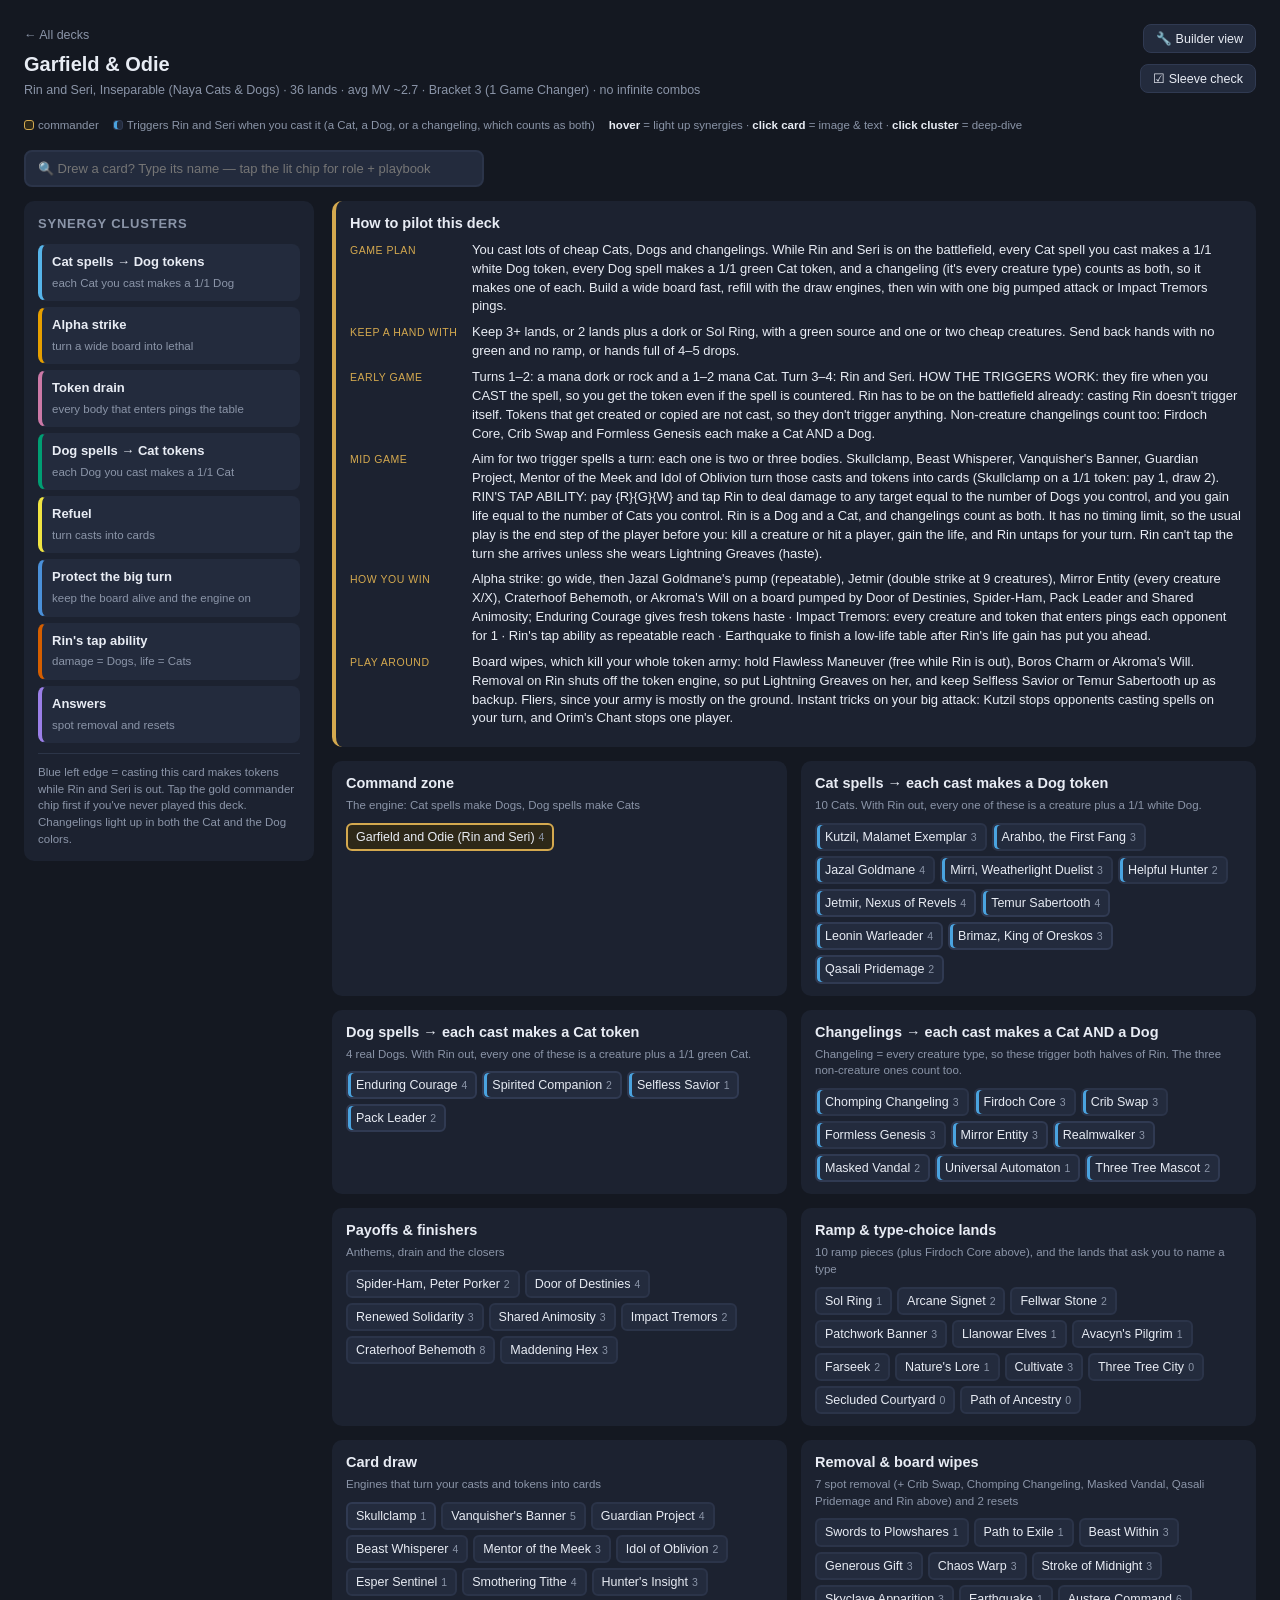
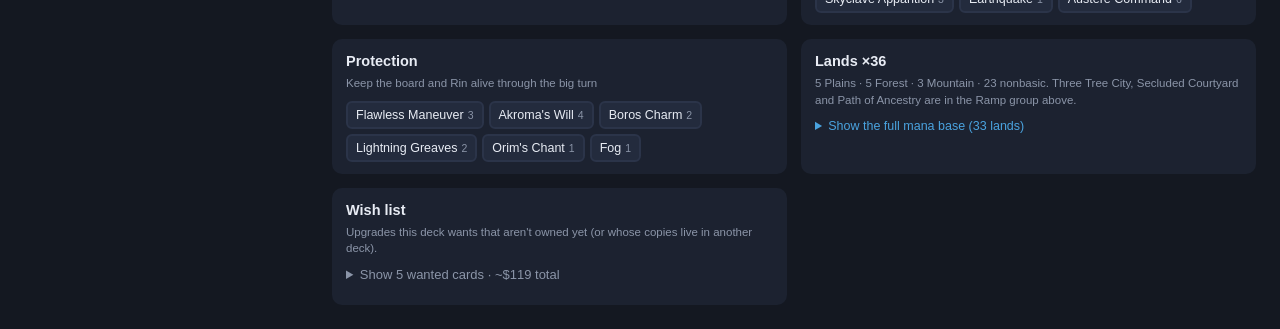
<file: decks/garfield-odie.html>
<!DOCTYPE html>
<html lang="en">
<head>
<meta charset="UTF-8">
<meta name="viewport" content="width=device-width, initial-scale=1.0">
<title>Garfield &amp; Odie — Deck Map</title>
<link rel="stylesheet" href="../style.css?v=20261125a">
</head>
<body>
<script type="application/json" id="deck-data">
{
 "name": "Garfield & Odie",
 "slug": "garfield-odie",
 "sub": "Rin and Seri, Inseparable (Naya Cats & Dogs) · 36 lands · avg MV ~2.7 · Bracket 3 (1 Game Changer) · no infinite combos",
 "revnote": "2026-11-15 post-con review: 15 CORE swaps. Filler trigger bodies out for Jetmir, Mirror Entity, Enduring Courage, Brimaz, Leonin Warleader, Realmwalker, Temur Sabertooth and other Cats/Dogs/changelings that draw, protect or remove; Skullclamp (from the Gary box) replaces Intangible Virtue. Trigger count stays 23 (10 Cats / 4 Dogs / 9 changelings). Still 1 Game Changer.",
 "accentLabel": "Triggers Rin and Seri when you cast it (a Cat, a Dog, or a changeling, which counts as both)",
 "hint": "Blue left edge = casting this card makes tokens while Rin and Seri is out. Tap the gold commander chip first if you've never played this deck. Changelings light up in both the Cat and the Dog colors.",
 "manaNote": "White is the main color (Jazal, Brimaz, Leonin Warleader, Skyclave Apparition and Austere Command want WW, and most of the removal is white), green comes next and powers the turn-1 dorks, the land ramp and Craterhoof's GGG. Red is the lightest color, but Enduring Courage needs RR and Rin and Seri needs R, G and W both to cast and to activate, so get all three on the board by turn 4. Basics are 5 Plains / 5 Forest / 3 Mountain; use Farseek, Windswept Heath and Three Tree Mascot to cover your missing color.",
 "gameplan": {
  "plan": "You cast lots of cheap Cats, Dogs and changelings. While Rin and Seri is on the battlefield, every Cat spell you cast makes a 1/1 white Dog token, every Dog spell makes a 1/1 green Cat token, and a changeling (it's every creature type) counts as both, so it makes one of each. Build a wide board fast, refill with the draw engines, then win with one big pumped attack or Impact Tremors pings.",
  "mull": "Keep 3+ lands, or 2 lands plus a dork or Sol Ring, with a green source and one or two cheap creatures. Send back hands with no green and no ramp, or hands full of 4–5 drops.",
  "early": "Turns 1–2: a mana dork or rock and a 1–2 mana Cat. Turn 3–4: Rin and Seri. HOW THE TRIGGERS WORK: they fire when you CAST the spell, so you get the token even if the spell is countered. Rin has to be on the battlefield already: casting Rin doesn't trigger itself. Tokens that get created or copied are not cast, so they don't trigger anything. Non-creature changelings count too: Firdoch Core, Crib Swap and Formless Genesis each make a Cat AND a Dog.",
  "mid": "Aim for two trigger spells a turn: each one is two or three bodies. Skullclamp, Beast Whisperer, Vanquisher's Banner, Guardian Project, Mentor of the Meek and Idol of Oblivion turn those casts and tokens into cards (Skullclamp on a 1/1 token: pay 1, draw 2). RIN'S TAP ABILITY: pay {R}{G}{W} and tap Rin to deal damage to any target equal to the number of Dogs you control, and you gain life equal to the number of Cats you control. Rin is a Dog and a Cat, and changelings count as both. It has no timing limit, so the usual play is the end step of the player before you: kill a creature or hit a player, gain the life, and Rin untaps for your turn. Rin can't tap the turn she arrives unless she wears Lightning Greaves (haste).",
  "win": "Alpha strike: go wide, then Jazal Goldmane's pump (repeatable), Jetmir (double strike at 9 creatures), Mirror Entity (every creature X/X), Craterhoof Behemoth, or Akroma's Will on a board pumped by Door of Destinies, Spider-Ham, Pack Leader and Shared Animosity; Enduring Courage gives fresh tokens haste · Impact Tremors: every creature and token that enters pings each opponent for 1 · Rin's tap ability as repeatable reach · Earthquake to finish a low-life table after Rin's life gain has put you ahead.",
  "fear": "Board wipes, which kill your whole token army: hold Flawless Maneuver (free while Rin is out), Boros Charm or Akroma's Will. Removal on Rin shuts off the token engine, so put Lightning Greaves on her, and keep Selfless Savior or Temur Sabertooth up as backup. Fliers, since your army is mostly on the ground. Instant tricks on your big attack: Kutzil stops opponents casting spells on your turn, and Orim's Chant stops one player."
 },
 "clusters": [
  {
   "k": "cat",
   "label": "Cat spells → Dog tokens",
   "blurb": "each Cat you cast makes a 1/1 Dog",
   "how": "Rin and Seri: 'Whenever you cast a Cat spell, create a 1/1 white Dog creature token.' It counts the spell's type line, so a changeling (every creature type) is a Cat spell too. Arahbo gives other Cats +1/+1 and makes a 1/1 Cat token each time a NONTOKEN Cat enters (Rin's tokens don't count for that part). Door of Destinies and Vanquisher's Banner are set to Cat because most of the deck's spells are Cats. Rin itself is a Cat, so Secluded Courtyard's colored mana can pay for Rin's ability.",
   "ex": "Rin and Arahbo are out. You cast Brimaz: Rin makes a Dog (cast trigger) and Arahbo makes a Cat token as Brimaz enters. Next turn Brimaz attacks and makes another attacking Cat. One 3-mana spell, three bodies right away and more every combat.",
   "why": "A cast trigger turns every creature into two bodies. Cheap spells matter more than strong ones here: two 2-drops is four bodies, one 4-drop is two."
  },
  {
   "k": "wide",
   "label": "Alpha strike",
   "blurb": "turn a wide board into lethal",
   "how": "Jazal Goldmane: {3}{W}{W}: attacking creatures you control get +X/+X, where X is the number of attackers. There's no once-per-turn limit, so with 10 mana you can pump twice. Craterhoof Behemoth (haste) gives everything trample and +X/+X, where X is your creature count. Jetmir gives your team vigilance at 3 creatures, trample at 6 and double strike at 9 (+3/+0 total). Mirror Entity: {X} makes every creature X/X. Akroma's Will gives flying, vigilance and double strike. Shared Animosity gives each attacker +1/+0 for each other attacker that shares a creature type with it; Rin and every changeling share a type with everyone. Enduring Courage gives every creature that enters +2/+0 and haste, so fresh tokens attack right away. Anthems (Spider-Ham, Pack Leader, Patchwork Banner, Door of Destinies, Arahbo) make 1/1 tokens real threats.",
   "ex": "You attack with 9 creatures, including Jazal, with Jetmir out: everyone has +3/+0, trample and double strike. After blocks, pay {3}{W}{W}: every attacker gets +9/+9. That's usually enough to kill two players.",
   "why": "Go-wide decks win in one turn, not over several. Hold the finisher until the board is wide enough to kill, and protect that turn (Kutzil, Orim's Chant, Flawless Maneuver, Selfless Savior)."
  },
  {
   "k": "drain",
   "label": "Token drain",
   "blurb": "every body that enters pings the table",
   "how": "Impact Tremors deals 1 damage to each opponent whenever a creature you control enters, tokens included. A Cat or Dog creature spell with Rin out is 2 entries (the creature plus its token); a creature changeling is 3. Renewed Solidarity (named Dog) copies each Dog token that entered this turn at your end step, and each copy is another entry. Idol of Oblivion draws a card on any turn you created a token, and can later become a 10/10 for {8}. Leonin Warleader's attacking Cat tokens enter too, and ping.",
   "ex": "Impact Tremors and Renewed Solidarity (Dog) are out. You cast two Cats this turn: 2 creatures + 2 Dog tokens = 4 pings. At your end step the 2 Dogs are copied: 2 more. Each opponent takes 6 without attacking.",
   "why": "A second win route that doesn't need combat. It keeps working through Fog effects, blockers and fliers."
  },
  {
   "k": "dog",
   "label": "Dog spells → Cat tokens",
   "blurb": "each Dog you cast makes a 1/1 Cat",
   "how": "Rin and Seri: 'Whenever you cast a Dog spell, create a 1/1 green Cat creature token.' There are only 4 real Dogs (Enduring Courage, Spirited Companion, Selfless Savior, Pack Leader), so most of your Cat tokens come from changelings, which make BOTH tokens. Renewed Solidarity and Three Tree City are set to Dog because Rin makes far more Dog tokens than Cat tokens, and Dogs are what Rin's tap ability counts for damage. Pack Leader pumps every Dog token.",
   "ex": "Rin is out. You cast Spirited Companion: Rin makes a Cat and Companion draws you a card. Next you cast Universal Automaton for {1}: it's a changeling, so you get a Cat AND a Dog.",
   "why": "When a tribe is thin, flexible cards (changelings) cover both halves of the engine. Count changelings as half of each tribe when you count your trigger density."
  },
  {
   "k": "draw",
   "label": "Refuel",
   "blurb": "turn casts into cards",
   "how": "Going wide empties your hand fast. Skullclamp turns each 1/1 token into 'pay 1: draw 2'. Beast Whisperer draws on every creature spell. Vanquisher's Banner (Cat) draws on each Cat creature spell, changelings included. Guardian Project draws when a nontoken creature with a new name enters. Mentor of the Meek lets you pay {1} to draw whenever a creature with power 2 or less enters, Rin's 1/1 tokens included (watch out: anthems can push tokens above power 2). Spirited Companion and Helpful Hunter draw on entry, and Temur Sabertooth can bounce them to draw again. Realmwalker (Cat) lets you cast Cats off the top of your library. Kutzil draws when your pumped creatures connect. Hunter's Insight draws cards equal to one creature's combat damage.",
   "ex": "Beast Whisperer and Mentor of the Meek are out. You cast Helpful Hunter: Whisperer draws 1, Hunter draws 1, and you pay {1} twice with Mentor (Hunter + its Dog token). 4 cards for 4 mana, plus two bodies.",
   "why": "Fuel vs. payoff: a token deck runs out of cards before it runs out of payoffs. Draw engines that trigger on what you're already doing (casting creatures) cost no extra effort."
  },
  {
   "k": "shield",
   "label": "Protect the big turn",
   "blurb": "keep the board alive and the engine on",
   "how": "Flawless Maneuver gives your creatures indestructible and is free if you control a commander. Boros Charm can give all your permanents indestructible. Akroma's Will's second mode gives lifelink, indestructible and protection from every color. Lightning Greaves gives Rin shroud and haste (equip {0}). Selfless Savior sacrifices itself to make Rin (or another creature) indestructible. Temur Sabertooth returns a targeted creature to your hand and makes itself indestructible. Kutzil stops opponents casting spells during your turn; Orim's Chant stops one player casting spells this turn (kicked: no creature can attack this turn). Mirri lets only one creature attack you each combat while she's tapped. Fog prevents all combat damage for a turn.",
   "ex": "An opponent casts a board wipe. With Rin out, you cast Flawless Maneuver for free: your 12 creatures survive, and you attack into their empty board next turn.",
   "why": "A wide board is one wipe from nothing. Keep one protection piece up before you commit everything, and use your cheap or free ones first."
  },
  {
   "k": "ping",
   "label": "Rin's tap ability",
   "blurb": "damage = Dogs, life = Cats",
   "how": "{R}{G}{W}, {T}: Rin and Seri deals damage to any target equal to the number of Dogs you control, and you gain life equal to the number of Cats you control. Rin counts as both. Changelings (including Formless Genesis tokens) count as both. It works at instant speed, but Rin needs haste (Lightning Greaves) to use it the turn she enters. Renewed Solidarity (Dog) adds more Dogs every turn. Mirror Entity's ability gives all your creatures every creature type, so for X=1 your whole board counts as Dogs and Cats.",
   "ex": "You control Rin, 5 Dog tokens, 2 Cat tokens and Realmwalker. At the end of the turn before yours, pay {R}{G}{W}: 7 damage (Rin + 5 Dogs + Realmwalker) to their best creature or to a player, and you gain 4 (Rin + 2 Cats + Realmwalker).",
   "why": "A commander that is also repeatable removal keeps you in the game when your attack isn't ready. Use it every turn cycle you can afford it."
  },
  {
   "k": "answers",
   "label": "Answers",
   "blurb": "spot removal and resets",
   "how": "Swords to Plowshares and Path to Exile exile a creature for {W}. Beast Within, Generous Gift and Stroke of Midnight destroy a permanent and leave the controller a token. Chaos Warp shuffles any permanent away. Skyclave Apparition exiles a nonland, nontoken permanent with mana value 4 or less. Crib Swap exiles a creature and, as a changeling, also makes you a Cat and a Dog. Chomping Changeling destroys an artifact or enchantment. Earthquake and Austere Command are the resets. Masked Vandal and Qasali Pridemage are cheap creatures that also deal with an artifact or enchantment.",
   "ex": "An opponent lands a big flier you can't block. Crib Swap it at the end of their turn: it's gone, they get a 1/1, and Rin gives you a Cat and a Dog.",
   "why": "Save the cheap exile for real threats. The 'destroy anything' spells (Beast Within, Generous Gift, Chaos Warp) are for what white removal can't touch: enchantments, artifacts, lands."
  }
 ],
 "groups": [
  {
   "title": "Command zone",
   "desc": "The engine: Cat spells make Dogs, Dog spells make Cats",
   "cards": [
    {
     "n": "Garfield and Odie (Rin and Seri)",
     "mv": 4,
     "tip": "Garfield SLD printing of Rin and Seri, Inseparable. Cast a Dog spell: make a 1/1 Cat. Cast a Cat spell: make a 1/1 Dog. Changelings make both. {R}{G}{W}, {T}: damage = your Dogs to any target, gain life = your Cats.",
     "tags": "cat dog ping",
     "name": "Rin and Seri, Inseparable",
     "cmdr": true,
     "guide": [
      {
       "when": "Before Rin is out",
       "get": null,
       "why": "Cast mana and cheap non-trigger spells first (dorks, rocks, removal). Save your Cats, Dogs and changelings for after Rin lands, when each one makes a token."
      },
      {
       "when": "Rin just landed",
       "get": "Lightning Greaves",
       "why": "Equip Greaves ({0}) right away: shroud protects the engine, and haste lets you use the tap ability this turn."
      },
      {
       "when": "Mana left at the end of the turn before yours",
       "get": null,
       "why": "Activate: damage equal to your Dogs, life equal to your Cats. Rin untaps for your turn, so it costs you nothing in combat."
      },
      {
       "when": "Someone is building a scary creature",
       "get": null,
       "why": "Ping it. Count your Dogs (Rin and changelings included) to see if it's enough."
      },
      {
       "when": "An opponent is low",
       "get": null,
       "why": "Point the damage at their face. It's reach that doesn't care about blockers or Fogs."
      },
      {
       "when": "Rin died",
       "get": null,
       "why": "Recast it ({2} more each time). The tokens stop until it's back, so hold trigger spells if you can recast it this turn or next."
      }
     ],
     "print": "sld/2668"
    }
   ]
  },
  {
   "title": "Cat spells → each cast makes a Dog token",
   "desc": "10 Cats. With Rin out, every one of these is a creature plus a 1/1 white Dog.",
   "cards": [
    {
     "n": "Kutzil, Malamet Exemplar",
     "mv": 3,
     "tip": "Cat: casting it makes a Dog. Opponents can't cast spells during your turn. Draws when your pumped creatures (power above their base power, e.g. from anthems) hit a player.",
     "tags": "cat shield draw",
     "otter": true
    },
    {
     "n": "Arahbo, the First Fang",
     "mv": 3,
     "tip": "Cat: casting it makes a Dog. Other Cats +1/+1. Each time Arahbo or another NONTOKEN Cat enters, make a 1/1 Cat. Changelings are Cats, so they trigger it too.",
     "tags": "cat wide",
     "otter": true
    },
    {
     "n": "Jazal Goldmane",
     "mv": 4,
     "tip": "Cat: casting it makes a Dog. First strike. {3}{W}{W}: attackers get +X/+X (X = number of attackers). Repeatable: pump twice with enough mana.",
     "tags": "cat wide",
     "otter": true,
     "guide": [
      {
       "when": "When to activate",
       "get": null,
       "why": "After blockers are declared, so opponents block before they see the pump. X is the number of attackers when it resolves."
      },
      {
       "when": "Enough mana for two activations",
       "get": null,
       "why": "Do it twice. Each one adds +X/+X again."
      },
      {
       "when": "Opponents have instant removal",
       "get": "Kutzil, Malamet Exemplar",
       "why": "With Kutzil out, opponents can't cast spells on your turn, so they can't kill Jazal in response."
      }
     ]
    },
    {
     "n": "Mirri, Weatherlight Duelist",
     "mv": 3,
     "tip": "Cat: casting it makes a Dog. First strike. When Mirri attacks, each opponent can block with only one creature. While she's tapped, only one creature can attack you each combat.",
     "tags": "cat wide shield",
     "otter": true
    },
    {
     "n": "Helpful Hunter",
     "mv": 2,
     "tip": "Cat: casting it makes a Dog. Draws a card when it enters.",
     "tags": "cat draw",
     "otter": true
    },
    {
     "n": "Jetmir, Nexus of Revels",
     "mv": 4,
     "tags": "cat wide",
     "otter": true,
     "tip": "Cat: casting it makes a Dog. With 3+ creatures, your team gets +1/+0 and vigilance; with 6+, another +1/+0 and trample; with 9+, another +1/+0 and double strike. A finisher that works without Rin: tokens count.",
     "new": true
    },
    {
     "n": "Temur Sabertooth",
     "mv": 4,
     "tags": "cat shield draw",
     "otter": true,
     "tip": "Cat: casting it makes a Dog. {1}{G}: return another creature you control to hand, and Sabertooth gains indestructible until end of turn. Recasting the returned creature triggers Rin again and repeats its enters effect. Each loop costs mana: not a combo.",
     "guide": [
      {
       "when": "An opponent targets one of your key creatures",
       "get": null,
       "why": "Pay {1}{G} in response and return it to your hand. Recast it later for another Rin trigger."
      },
      {
       "when": "Spare mana on your turn",
       "get": "Spirited Companion",
       "why": "Return Spirited Companion (or Helpful Hunter) and recast it: another card drawn plus another Rin token."
      },
      {
       "when": "An opponent has a new threat costing 4 or less",
       "get": "Skyclave Apparition",
       "why": "Return Skyclave and recast it to exile the new threat. Note: the card it exiled before comes back to its owner as an X/X Illusion token when Skyclave leaves."
      },
      {
       "when": "A board wipe that destroys",
       "get": null,
       "why": "Return Rin (or your best creature) to hand in response; Sabertooth itself gains indestructible and survives."
      }
     ],
     "new": true
    },
    {
     "n": "Leonin Warleader",
     "mv": 4,
     "tags": "cat wide drain",
     "otter": true,
     "tip": "Cat: casting it makes a Dog. Each time it attacks, make two 1/1 white Cat tokens with lifelink, tapped and attacking. They enter, so Impact Tremors pings for them.",
     "new": true
    },
    {
     "n": "Brimaz, King of Oreskos",
     "mv": 3,
     "tags": "cat wide",
     "otter": true,
     "tip": "Cat: casting it makes a Dog. Vigilance. Makes a 1/1 Cat Soldier token (vigilance) attacking each time it attacks, and one blocking each time it blocks.",
     "new": true
    },
    {
     "n": "Qasali Pridemage",
     "mv": 2,
     "tags": "cat answers",
     "otter": true,
     "tip": "Cat: casting it makes a Dog. Exalted (a creature attacking alone gets +1/+1). {1}, sacrifice it: destroy target artifact or enchantment.",
     "new": true
    }
   ]
  },
  {
   "title": "Dog spells → each cast makes a Cat token",
   "desc": "4 real Dogs. With Rin out, every one of these is a creature plus a 1/1 green Cat.",
   "cards": [
    {
     "n": "Enduring Courage",
     "mv": 4,
     "tags": "dog wide drain",
     "otter": true,
     "tip": "Dog (enchantment creature): casting it makes a Cat. Whenever another creature you control enters, tokens included, it gets +2/+0 and haste until end of turn, so every Rin token can attack the turn it's made. When it dies as a creature it returns as an enchantment (no longer a Dog, but it keeps the haste effect).",
     "new": true
    },
    {
     "n": "Spirited Companion",
     "mv": 2,
     "tags": "dog draw",
     "otter": true,
     "tip": "Dog: casting it makes a Cat. Draws a card when it enters.",
     "new": true
    },
    {
     "n": "Selfless Savior",
     "mv": 1,
     "tags": "dog shield",
     "otter": true,
     "tip": "Dog: casting it makes a Cat. Sacrifice it: another target creature you control gains indestructible until end of turn. Keep it next to Rin to answer destroy removal or wipes.",
     "new": true
    },
    {
     "n": "Pack Leader",
     "mv": 2,
     "tags": "dog wide",
     "otter": true,
     "tip": "Dog: casting it makes a Cat. Other Dogs you control get +1/+1 (Rin's Dog tokens, Rin and every changeling). When it attacks, combat damage to your Dogs is prevented this turn.",
     "new": true
    }
   ]
  },
  {
   "title": "Changelings → each cast makes a Cat AND a Dog",
   "desc": "Changeling = every creature type, so these trigger both halves of Rin. The three non-creature ones count too.",
   "cards": [
    {
     "n": "Chomping Changeling",
     "mv": 3,
     "tip": "Changeling: casting it makes a Cat and a Dog. Enters: destroy up to one artifact or enchantment.",
     "tags": "cat dog answers",
     "otter": true
    },
    {
     "n": "Firdoch Core",
     "mv": 3,
     "tip": "Changeling mana rock: casting it makes a Cat and a Dog. Taps for any color. {4}: becomes a 4/4 until end of turn.",
     "tags": "cat dog",
     "otter": true
    },
    {
     "n": "Crib Swap",
     "mv": 3,
     "tip": "Changeling INSTANT: casting it makes a Cat and a Dog. Exile target creature; its controller gets a 1/1 changeling.",
     "tags": "cat dog answers",
     "otter": true
    },
    {
     "n": "Formless Genesis",
     "mv": 3,
     "tip": "Changeling sorcery: casting it makes a Cat and a Dog. Makes an X/X deathtouch changeling token, X = lands in your graveyard. Retrace: cast it again from the graveyard by discarding a land, and that recast triggers Rin again.",
     "tags": "cat dog ping",
     "otter": true,
     "guide": [
      {
       "when": "First cast with few lands in the graveyard",
       "get": null,
       "why": "Fine to cast it small. The point is the Cat + Dog from Rin; the token grows on later recasts."
      },
      {
       "when": "Extra lands in hand late",
       "get": null,
       "why": "Retrace it: pay {2}{G} and discard a land. The discarded land is in the graveyard before it resolves, so it counts toward X."
      },
      {
       "when": "Renewed Solidarity (Dog) is out",
       "get": "Renewed Solidarity",
       "why": "The token is a changeling, so it's a Dog: Solidarity copies the big deathtouch token at your end step."
      },
      {
       "when": "Want more lands in the graveyard",
       "get": null,
       "why": "Windswept Heath and Fabled Passage put themselves in the graveyard. Discarding lands to retrace does too."
      }
     ]
    },
    {
     "n": "Mirror Entity",
     "mv": 3,
     "tags": "cat dog wide ping",
     "otter": true,
     "tip": "Changeling: casting it makes a Cat and a Dog. {X}: until end of turn, your creatures have base power and toughness X/X and gain all creature types. Anthems still apply on top. Every creature then counts as a Dog and a Cat for Rin's tap ability.",
     "guide": [
      {
       "when": "Attack with a wide board",
       "get": null,
       "why": "After blockers, pour all your spare mana into X: every 1/1 token becomes X/X. Activate it more than once if you like; the last X counts."
      },
      {
       "when": "Before Rin's tap ability",
       "get": "Rin and Seri, Inseparable",
       "why": "Activate with X=1 (or more): all your creatures gain every creature type, so Rin's damage and life gain count your whole board."
      },
      {
       "when": "With Shared Animosity or Pack Leader",
       "get": "Shared Animosity",
       "why": "All creature types means every attacker shares a type with every other one, and Pack Leader pumps all of them as Dogs."
      }
     ],
     "new": true
    },
    {
     "n": "Realmwalker",
     "mv": 3,
     "tags": "cat dog draw",
     "otter": true,
     "tip": "Changeling: casting it makes a Cat and a Dog. Choose a type as it enters. You may look at the top card of your library any time and cast creature spells of the chosen type from there. Non-creature changelings (Crib Swap, Formless Genesis, Firdoch Core) can't be cast this way.",
     "guide": [
      {
       "when": "Default: name Cat",
       "get": null,
       "why": "10 Cats plus 6 creature changelings can be cast off the top. Only 4 Dogs would be."
      },
      {
       "when": "Top card is a castable Cat or changeling",
       "get": null,
       "why": "Cast it from the top before casting from your hand: it's a free extra card, and then you see the next one."
      }
     ],
     "new": true
    },
    {
     "n": "Masked Vandal",
     "mv": 2,
     "tags": "cat dog answers",
     "otter": true,
     "tip": "Changeling: casting it makes a Cat and a Dog. Enters: you may exile a creature card from your graveyard; if you do, exile target artifact or enchantment an opponent controls. Needs a creature card in your graveyard.",
     "new": true
    },
    {
     "n": "Universal Automaton",
     "mv": 1,
     "tags": "cat dog",
     "otter": true,
     "tip": "Changeling (colorless artifact creature): casting it makes a Cat and a Dog. Both Rin triggers for {1}.",
     "new": true
    },
    {
     "n": "Three Tree Mascot",
     "mv": 2,
     "tags": "cat dog",
     "otter": true,
     "tip": "Changeling (colorless artifact creature): casting it makes a Cat and a Dog. {1}: add one mana of any color, once per turn. Turns a spare colorless mana into the color you're missing.",
     "new": true
    }
   ]
  },
  {
   "title": "Payoffs & finishers",
   "desc": "Anthems, drain and the closers",
   "cards": [
    {
     "n": "Spider-Ham, Peter Porker",
     "mv": 2,
     "tip": "Other Cats and Dogs you control get +1/+1, so it pumps BOTH kinds of Rin token (and changelings). Makes a Food when it enters.",
     "tags": "wide"
    },
    {
     "n": "Door of Destinies",
     "mv": 4,
     "tip": "Choose a type as it enters. Each spell of that type you cast adds a charge counter; creatures of that type get +1/+1 per counter.",
     "tags": "wide cat",
     "guide": [
      {
       "when": "Default: name Cat",
       "get": null,
       "why": "About 19 of your spells are Cats (10 Cats + 9 changelings) versus 13 Dogs (4 Dogs + 9 changelings), so the counters pile up faster. Your nontoken Cats, Arahbo's, Brimaz's and Leonin Warleader's Cat tokens and every changeling get the bonus."
      },
      {
       "when": "Your board is already mostly Dog tokens",
       "get": null,
       "why": "Name Dog instead only if you're about to attack with a pile of Dogs and few Cats are left in your hand."
      }
     ]
    },
    {
     "n": "Renewed Solidarity",
     "mv": 3,
     "tip": "Choose a type. Those creatures get +1/+0. At your end step, copy each token of that type that entered this turn. Copies aren't cast, so they don't trigger Rin.",
     "tags": "drain ping wide",
     "guide": [
      {
       "when": "Default: name Dog",
       "get": null,
       "why": "Rin makes a Dog for every Cat spell, which is most of the deck, so you copy the most tokens. More Dogs also means more damage from Rin's tap ability."
      },
      {
       "when": "Formless Genesis tokens",
       "get": "Formless Genesis",
       "why": "Its X/X token is a changeling, so it's a Dog and gets copied too."
      },
      {
       "when": "Impact Tremors is out",
       "get": "Impact Tremors",
       "why": "Each copy entering pings each opponent for 1."
      },
      {
       "when": "Tokens made on opponents' turns",
       "get": null,
       "why": "They don't get copied: it only copies tokens that entered during your turn."
      }
     ]
    },
    {
     "n": "Shared Animosity",
     "mv": 3,
     "tip": "Each attacker gets +1/+0 for each other attacker that shares a creature type with it. Rin and changelings share with everyone.",
     "tags": "wide"
    },
    {
     "n": "Impact Tremors",
     "mv": 2,
     "tip": "1 damage to each opponent whenever a creature you control enters. A Cat or Dog creature spell with Rin out = 2 pings; a creature changeling = 3.",
     "tags": "drain"
    },
    {
     "n": "Craterhoof Behemoth",
     "mv": 8,
     "tip": "Haste. Enters: your creatures gain trample and +X/+X, X = number of creatures you control. Cast it when the board is wide and you have 8 mana.",
     "tags": "wide"
    },
    {
     "n": "Maddening Hex",
     "mv": 3,
     "tip": "Garfield SLD art. Curse on an opponent: each noncreature spell they cast deals d6 damage to them, then the Hex jumps to a random other opponent.",
     "tags": "drain",
     "print": "sld/2675"
    }
   ]
  },
  {
   "title": "Ramp & type-choice lands",
   "desc": "10 ramp pieces (plus Firdoch Core above), and the lands that ask you to name a type",
   "cards": [
    {
     "n": "Sol Ring",
     "mv": 1,
     "tip": "Garfield SLD art. {T}: add {C}{C}.",
     "print": "sld/2672"
    },
    {
     "n": "Arcane Signet",
     "mv": 2,
     "tip": "Taps for R, G or W."
    },
    {
     "n": "Fellwar Stone",
     "mv": 2,
     "tip": "Taps for a color an opponent's land could make."
    },
    {
     "n": "Patchwork Banner",
     "mv": 3,
     "tip": "Choose a type: those creatures get +1/+1. Taps for any color.",
     "tags": "wide",
     "guide": [
      {
       "when": "Default: name Cat",
       "get": null,
       "why": "Most of your nontoken creatures are Cats, Arahbo, Brimaz and Leonin Warleader make Cat tokens, and every changeling is a Cat."
      },
      {
       "when": "Board is mostly Dog tokens and Door of Destinies already covers Cats",
       "get": "Door of Destinies",
       "why": "Name Dog, so both token types get an anthem."
      }
     ]
    },
    {
     "n": "Llanowar Elves",
     "mv": 1,
     "tip": "Turn-1 dork: taps for G."
    },
    {
     "n": "Avacyn's Pilgrim",
     "mv": 1,
     "tip": "Turn-1 dork: taps for W."
    },
    {
     "n": "Farseek",
     "mv": 2,
     "tip": "Puts a Plains or Mountain card onto the battlefield tapped, and dual types count: it can find Sacred Foundry, Stomping Ground, Temple Garden or Canopy Vista.",
     "guide": [
      {
       "when": "Missing red",
       "get": "Stomping Ground",
       "why": "Stomping Ground or Sacred Foundry gives red plus a second color."
      },
      {
       "when": "Missing white",
       "get": "Sacred Foundry",
       "why": "Sacred Foundry, Temple Garden or Canopy Vista."
      },
      {
       "when": "Colors fine",
       "get": null,
       "why": "Grab the dual that covers whichever color you have fewest sources of; leave the basics in the deck for Cultivate."
      }
     ]
    },
    {
     "n": "Nature's Lore",
     "mv": 1,
     "tip": "Fetch any Forest-typed land untapped (Temple Garden counts). Turn-2 ramp."
    },
    {
     "n": "Cultivate",
     "mv": 3,
     "tip": "Two basics: one onto the battlefield tapped, one to hand.",
     "guide": [
      {
       "when": "Which basics",
       "get": null,
       "why": "Put the missing color onto the battlefield (often Mountain) and take a Plains for hand: white is the deck's heaviest color."
      }
     ]
    },
    {
     "n": "Three Tree City",
     "mv": 0,
     "tip": "Land. Choose a type as it enters. {2}, {T}: add mana of one color equal to your creatures of that type.",
     "tags": "ping",
     "guide": [
      {
       "when": "Default: name Dog",
       "get": null,
       "why": "Rin makes a Dog token for every Cat spell, so Dogs are usually your biggest group. Rin and changelings count too."
      },
      {
       "when": "Early, before Rin and with mostly Cats in hand",
       "get": null,
       "why": "Name Cat if you play it on turn 1–2 and your hand is all Cats: your board will be nontoken Cats for a while."
      },
      {
       "when": "Late game",
       "get": "Craterhoof Behemoth",
       "why": "It can make a lot of one color: green for Craterhoof's GGG, or white for Jazal's pump."
      }
     ]
    },
    {
     "n": "Secluded Courtyard",
     "mv": 0,
     "tip": "Land. Choose a type. {T}: {C}, or any color but only for creature spells of that type or abilities of creatures of that type.",
     "tags": "cat",
     "guide": [
      {
       "when": "Default: name Cat",
       "get": null,
       "why": "Most creature spells are Cats, changelings count, and Rin is a Cat, so its colored mana also pays Rin's tap ability."
      }
     ]
    },
    {
     "n": "Path of Ancestry",
     "mv": 0,
     "tip": "Land, enters tapped. Taps for R, G or W; scry 1 when that mana casts a creature that shares a type with Rin (any Cat, Dog or changeling)."
    }
   ]
  },
  {
   "title": "Card draw",
   "desc": "Engines that turn your casts and tokens into cards",
   "cards": [
    {
     "n": "Skullclamp",
     "mv": 1,
     "tags": "draw",
     "tip": "Equip {1}: +1/-1, and when the equipped creature dies you draw two. On a 1/1 Rin token it dies at once: pay 1, draw 2. Spider-Ham and Pack Leader make tokens 2/2, so then clamp an unpumped token or a creature about to die in combat.",
     "guide": [
      {
       "when": "Spare mana, plain 1/1 tokens out",
       "get": null,
       "why": "Equip a 1/1 token: it dies right away and you draw two. Repeat for each {1} you have."
      },
      {
       "when": "Spider-Ham is out (all tokens 2/2)",
       "get": "Spider-Ham, Peter Porker",
       "why": "Clamp a creature that's about to die anyway: a chump blocker, or an attacker that's getting blocked."
      },
      {
       "when": "Pack Leader is out (Dogs 2/2)",
       "get": "Pack Leader",
       "why": "Clamp the Cat tokens instead: Pack Leader only pumps Dogs."
      },
      {
       "when": "Lethal turn",
       "get": null,
       "why": "Don't bother: spend the mana on Jazal or Mirror Entity."
      }
     ],
     "new": true
    },
    {
     "n": "Vanquisher's Banner",
     "mv": 5,
     "tip": "Choose a type: those creatures get +1/+1, and you draw whenever you cast a creature spell of that type.",
     "tags": "draw wide cat",
     "guide": [
      {
       "when": "Default: name Cat",
       "get": null,
       "why": "10 Cat creatures plus 6 creature changelings draw you a card. Only 4 Dogs would."
      }
     ]
    },
    {
     "n": "Guardian Project",
     "mv": 4,
     "tip": "Draw whenever a NONTOKEN creature with a new name enters (not a copy of one on your board or in your graveyard).",
     "tags": "draw"
    },
    {
     "n": "Beast Whisperer",
     "mv": 4,
     "tip": "Draw a card whenever you cast a creature spell.",
     "tags": "draw"
    },
    {
     "n": "Mentor of the Meek",
     "mv": 3,
     "tip": "Whenever another creature with power 2 or less enters, pay {1} to draw. Rin's 1/1 tokens count (unless anthems push them above 2 power).",
     "tags": "draw drain"
    },
    {
     "n": "Idol of Oblivion",
     "mv": 2,
     "tip": "{T}: draw, only on a turn you created a token. Rin tokens and Smothering Tithe Treasures both count. Late: {8}, sacrifice: a 10/10.",
     "tags": "draw drain"
    },
    {
     "n": "Esper Sentinel",
     "mv": 1,
     "tip": "Opponents' first noncreature spell each turn draws you a card unless they pay {X} (X = its power).",
     "tags": "draw"
    },
    {
     "n": "Smothering Tithe",
     "mv": 4,
     "tip": "Game Changer. Whenever an opponent draws, they pay {2} or you get a Treasure. Treasures are tokens, so they turn on Idol of Oblivion on their turns.",
     "tags": "draw"
    },
    {
     "n": "Hunter's Insight",
     "mv": 3,
     "tip": "Garfield SLD art. Instant: pick one of your creatures; when it deals combat damage to a player this turn, draw that many cards.",
     "tags": "draw wide",
     "guide": [
      {
       "when": "When to cast",
       "get": null,
       "why": "After blockers are declared, on your biggest unblocked creature."
      },
      {
       "when": "Jazal is pumping or Door of Destinies is high",
       "get": "Jazal Goldmane",
       "why": "Cast it on a pumped attacker: an 8-power hit draws 8."
      },
      {
       "when": "Double strike",
       "get": "Boros Charm",
       "why": "Double strike means two combat damage hits, so it draws twice."
      },
      {
       "when": "Everything is getting blocked",
       "get": "Rogue's Passage",
       "why": "Make the target unblockable with Rogue's Passage ({4}, {T})."
      }
     ],
     "print": "sld/2676"
    }
   ]
  },
  {
   "title": "Removal & board wipes",
   "desc": "7 spot removal (+ Crib Swap, Chomping Changeling, Masked Vandal, Qasali Pridemage and Rin above) and 2 resets",
   "cards": [
    {
     "n": "Swords to Plowshares",
     "mv": 1,
     "tip": "Garfield SLD art. Instant: exile a creature; its controller gains life equal to its power.",
     "tags": "answers",
     "print": "sld/2663"
    },
    {
     "n": "Path to Exile",
     "mv": 1,
     "tip": "Instant: exile a creature; its controller may fetch a basic land.",
     "tags": "answers"
    },
    {
     "n": "Beast Within",
     "mv": 3,
     "tip": "Garfield SLD \"I Hate Mondays\". Instant: destroy any permanent; its controller gets a 3/3 Beast.",
     "tags": "answers",
     "print": "sld/2671"
    },
    {
     "n": "Generous Gift",
     "mv": 3,
     "tip": "Instant: destroy any permanent; its controller gets a 3/3 Elephant.",
     "tags": "answers"
    },
    {
     "n": "Chaos Warp",
     "mv": 3,
     "tip": "Instant: the owner shuffles any permanent into their library, then reveals the top card and puts it onto the battlefield if it's a permanent.",
     "tags": "answers",
     "guide": [
      {
       "when": "A problem your other removal can't handle",
       "get": null,
       "why": "Indestructible creatures, enchantments, lands, commanders: Chaos Warp handles any permanent. It still targets, so it can't hit hexproof."
      },
      {
       "when": "Regular creature threat",
       "get": "Swords to Plowshares",
       "why": "Use the 1-mana exile first and save Chaos Warp."
      }
     ]
    },
    {
     "n": "Stroke of Midnight",
     "mv": 3,
     "tip": "Instant: destroy a nonland permanent; its controller gets a 1/1 Human.",
     "tags": "answers"
    },
    {
     "n": "Skyclave Apparition",
     "mv": 3,
     "tip": "Enters: exile a nonland, nontoken permanent you don't control with mana value 4 or less. If it leaves, the owner gets an X/X Illusion.",
     "tags": "answers"
    },
    {
     "n": "Earthquake",
     "mv": 1,
     "tip": "Garfield SLD art. X damage to each creature without flying and each player. It kills your own 1/1 tokens too.",
     "tags": "answers ping",
     "guide": [
      {
       "when": "Finisher",
       "get": null,
       "why": "When opponents are low and Rin's life gain has put you ahead, make X equal to the lowest opponent's life (or more). It hits you too."
      },
      {
       "when": "Protect your board first",
       "get": "Akroma's Will",
       "why": "Akroma's Will's first mode gives your creatures flying (Earthquake skips fliers); the second mode gives protection from all colors, so a red spell can't damage them."
      },
      {
       "when": "Behind on board",
       "get": null,
       "why": "A small X (2–3) clears tokens and small creatures, including yours. Only do it if theirs are worse than yours."
      }
     ],
     "print": "sld/2666"
    },
    {
     "n": "Austere Command",
     "mv": 6,
     "tip": "Choose two: destroy all artifacts / all enchantments / all creatures MV 3 or less / all creatures MV 4 or more.",
     "tags": "answers",
     "guide": [
      {
       "when": "Opponents have big creatures, you're wide",
       "get": null,
       "why": "Creatures MV 4 or more + artifacts or enchantments (whichever hurts them more). Your tokens are MV 0 and most of your Cats cost 3 or less, so they survive. Rin (MV 4) and Jazal die, though."
      },
      {
       "when": "Artifact/enchantment-heavy opponents",
       "get": null,
       "why": "Artifacts + enchantments: no creature dies. You lose your banners, Door and anthems, so count what you lose."
      },
      {
       "when": "Never pick 'MV 3 or less' if you have tokens",
       "get": null,
       "why": "Tokens have mana value 0, so that mode kills your entire token army."
      }
     ]
    }
   ]
  },
  {
   "title": "Protection",
   "desc": "Keep the board and Rin alive through the big turn",
   "cards": [
    {
     "n": "Flawless Maneuver",
     "mv": 3,
     "tip": "Instant: your creatures gain indestructible. FREE if you control a commander (Rin on the battlefield).",
     "tags": "shield"
    },
    {
     "n": "Akroma's Will",
     "mv": 4,
     "tip": "Instant: choose one; if you control a commander, choose BOTH. Mode 1: flying, vigilance, double strike. Mode 2: lifelink, indestructible, protection from each color.",
     "tags": "shield wide",
     "guide": [
      {
       "when": "Rin is on the battlefield",
       "get": null,
       "why": "Choose both: double strike, flying, indestructible, lifelink and protection from colors on your whole attack. Usually wins the game."
      },
      {
       "when": "No Rin, going for lethal",
       "get": null,
       "why": "Mode 1: flying gets past ground blockers, double strike doubles the damage."
      },
      {
       "when": "No Rin, opponent casts a wipe or removal",
       "get": null,
       "why": "Mode 2: indestructible plus protection from every color saves the board."
      },
      {
       "when": "Before an Earthquake",
       "get": "Earthquake",
       "why": "Either mode keeps your creatures alive through it: flying dodges it, protection from colors stops the red damage."
      }
     ]
    },
    {
     "n": "Boros Charm",
     "mv": 2,
     "tip": "Instant, choose one: 4 damage to a player or planeswalker / your permanents gain indestructible / one creature gains double strike.",
     "tags": "shield wide",
     "guide": [
      {
       "when": "Opponent casts a destroy wipe",
       "get": null,
       "why": "Indestructible for all your permanents. Doesn't stop exile or -X/-X."
      },
      {
       "when": "Big unblocked attacker",
       "get": "Hunter's Insight",
       "why": "Double strike. With Hunter's Insight on the same creature, you draw twice."
      },
      {
       "when": "Opponent at 4 or less",
       "get": null,
       "why": "4 to the face."
      }
     ]
    },
    {
     "n": "Lightning Greaves",
     "mv": 2,
     "tip": "Equip {0}: haste and shroud. Put it on Rin: protected from targeted removal, and she can tap the turn she enters.",
     "tags": "shield ping",
     "guide": [
      {
       "when": "Default",
       "get": "Rin and Seri, Inseparable",
       "why": "Keep it on Rin. Shroud also stops your own targeted spells on her (Akroma's Will and Flawless Maneuver don't target, so they're fine)."
      },
      {
       "when": "Big-turn haste",
       "get": null,
       "why": "Moving it costs {0}, so on your attack turn you can shift it to a creature you just cast so it can attack too, then move it back to Rin after combat. Rin is exposed while it's off her."
      }
     ]
    },
    {
     "n": "Orim's Chant",
     "mv": 1,
     "tip": "Garfield SLD \"Talk to the Paw\". Instant: target player can't cast spells this turn. Kicker {W}: also, creatures can't attack this turn.",
     "tags": "shield",
     "guide": [
      {
       "when": "Your alpha turn",
       "get": null,
       "why": "Cast it in your upkeep on the opponent most likely to have an answer. Kutzil does this for all opponents on your turn."
      },
      {
       "when": "A huge attack is coming at you",
       "get": null,
       "why": "Kick it on their turn, before attacks: no creature can attack this turn."
      },
      {
       "when": "Someone is about to combo or cast a wipe",
       "get": null,
       "why": "Unkicked, in their upkeep: they can't cast spells this turn."
      }
     ],
     "print": "sld/2669"
    },
    {
     "n": "Fog",
     "mv": 1,
     "tip": "Garfield SLD art. Instant: prevent all combat damage this turn. Buys a turn against a big swing back.",
     "tags": "shield",
     "print": "sld/2667"
    }
   ]
  }
 ],
 "lands": {
  "title": "Lands ×36",
  "desc": "5 Plains · 5 Forest · 3 Mountain · 23 nonbasic. Three Tree City, Secluded Courtyard and Path of Ancestry are in the Ramp group above.",
  "cards": [
   {
    "n": "Command Tower"
   },
   {
    "n": "Exotic Orchard",
    "tip": "Taps for a color an opponent's land could make"
   },
   {
    "n": "Windswept Heath",
    "tip": "Fetches any Forest or Plains card: basics, or Stomping Ground, Sacred Foundry, Temple Garden, Canopy Vista",
    "guide": [
     {
      "when": "Missing red",
      "get": "Stomping Ground",
      "why": "Stomping Ground or Sacred Foundry: red plus a second color (pay 2 life for untapped)."
     },
     {
      "when": "Colors fine",
      "get": null,
      "why": "Get a basic and save life. It also puts a land in your graveyard for Formless Genesis."
     }
    ]
   },
   {
    "n": "Fabled Passage",
    "tip": "Fetches a basic; untapped if you have 4+ lands"
   },
   {
    "n": "Rogue's Passage",
    "tip": "{4}, {T}: a creature can't be blocked this turn. Great with Hunter's Insight"
   },
   {
    "n": "Stomping Ground",
    "tip": "R/G; pay 2 life to have it enter untapped"
   },
   {
    "n": "Sacred Foundry",
    "tip": "R/W; pay 2 life to have it enter untapped"
   },
   {
    "n": "Temple Garden",
    "tip": "G/W; pay 2 life to have it enter untapped"
   },
   {
    "n": "Clifftop Retreat"
   },
   {
    "n": "Rootbound Crag"
   },
   {
    "n": "Sunpetal Grove"
   },
   {
    "n": "Canopy Vista",
    "tip": "Untapped once you control two basics"
   },
   {
    "n": "Battlefield Forge",
    "tip": "R/W for 1 damage, or {C} for free"
   },
   {
    "n": "Brushland",
    "tip": "G/W for 1 damage, or {C} for free"
   },
   {
    "n": "Furycalm Snarl",
    "tip": "Untapped if you reveal a Mountain or Plains"
   },
   {
    "n": "Fortified Village",
    "tip": "Untapped if you reveal a Forest or Plains"
   },
   {
    "n": "Rockfall Vale",
    "tip": "Untapped with two other lands"
   },
   {
    "n": "Spectator Seating",
    "tip": "Untapped in multiplayer"
   },
   {
    "n": "Hushwood Verge",
    "tip": "Always G; W once you have a Forest or Plains"
   },
   {
    "n": "Sunbillow Verge",
    "tip": "Always W; R once you have a Mountain or Plains"
   },
   {
    "n": "Plains",
    "count": 5
   },
   {
    "n": "Forest",
    "count": 5
   },
   {
    "n": "Mountain",
    "count": 3
   }
  ]
 },
 "wishlist": [
  {
   "n": "Coat of Arms",
   "name": "Coat of Arms",
   "replaces": "Door of Destinies",
   "why": "Every Dog token shares a type with every other Dog, every changeling and Rin, so it's a huge anthem on a normal board. It also pumps opponents' tribal boards, so watch for that",
   "price": "18.32",
   "status": "STRETCH"
  },
  {
   "n": "Parallel Lives",
   "name": "Parallel Lives",
   "replaces": "Shared Animosity",
   "why": "Doubles every Rin token, including both from a changeling. Shared Animosity is redundant once Jetmir, Mirror Entity and Coat are in",
   "price": "36.66",
   "status": "STRETCH"
  },
  {
   "n": "Teferi's Protection",
   "name": "Teferi's Protection",
   "replaces": "Fog (Garfield SLD, would be an SLD cut)",
   "why": "Game Changer (deck goes to 2/3). Stops board wipes, the thing that actually kills this deck; Fog only stops combat. Cheaper non-GC option: Heroic Intervention",
   "price": "46.94",
   "status": "STRETCH"
  },
  {
   "n": "Ajani, Nacatl Pariah",
   "name": "Ajani, Nacatl Pariah",
   "replaces": "TBD (Esper Sentinel stays)",
   "why": "2-mana Cat that makes a 2/1 Cat (3 bodies with Rin) and flips into a Cat-making planeswalker. Brings the trigger count to 24",
   "price": "9.91",
   "status": "STRETCH"
  },
  {
   "n": "Heroic Intervention",
   "name": "Heroic Intervention",
   "replaces": "Fog (Garfield SLD, would be an SLD cut)",
   "why": "Non-GC alternative to Teferi's Protection: hexproof and indestructible for all your permanents. Library copy is going to Quandrix, so this is a buy",
   "price": "7.36",
   "status": "alternative"
  }
 ],
 "pulled": {
  "title": "Pulled in the 2026-11-15 review",
  "desc": "15 cuts: filler trigger bodies swapped for Cats, Dogs and changelings that also draw, protect, remove or win. Intangible Virtue out for Skullclamp.",
  "cards": [
   {
    "n": "Prideful Parent",
    "mv": 3,
    "tip": "→ replaced by Brimaz, King of Oreskos (2026-11-15 review)"
   },
   {
    "n": "Skyknight Squire",
    "mv": 2,
    "tip": "→ replaced by Jetmir, Nexus of Revels (2026-11-15 review)"
   },
   {
    "n": "Wild Nacatl",
    "mv": 1,
    "tip": "→ replaced by Qasali Pridemage (2026-11-15 review)"
   },
   {
    "n": "Kraven's Cats",
    "mv": 2,
    "tip": "→ replaced by Spirited Companion (2026-11-15 review)"
   },
   {
    "n": "Masked Meower",
    "mv": 1,
    "tip": "→ replaced by Selfless Savior (2026-11-15 review)"
   },
   {
    "n": "Alms Collector",
    "mv": 4,
    "tip": "→ replaced by Leonin Warleader (2026-11-15 review)"
   },
   {
    "n": "Mowu, Loyal Companion",
    "mv": 4,
    "tip": "→ replaced by Temur Sabertooth (2026-11-15 review)"
   },
   {
    "n": "Ainok Bond-Kin",
    "mv": 2,
    "tip": "→ replaced by Pack Leader (2026-11-15 review)"
   },
   {
    "n": "Ainok Wayfarer",
    "mv": 2,
    "tip": "→ replaced by Enduring Courage (2026-11-15 review)"
   },
   {
    "n": "Scrapwork Mutt",
    "mv": 2,
    "tip": "→ replaced by Universal Automaton (2026-11-15 review)"
   },
   {
    "n": "Feisty Spikeling",
    "mv": 2,
    "tip": "→ replaced by Masked Vandal (2026-11-15 review)"
   },
   {
    "n": "Gangly Stompling",
    "mv": 3,
    "tip": "→ replaced by Realmwalker (2026-11-15 review)"
   },
   {
    "n": "Barkform Harvester",
    "mv": 3,
    "tip": "→ replaced by Three Tree Mascot (2026-11-15 review)"
   },
   {
    "n": "Rooftop Percher",
    "mv": 5,
    "tip": "→ replaced by Mirror Entity (2026-11-15 review)"
   },
   {
    "n": "Intangible Virtue",
    "mv": 2,
    "tip": "→ replaced by Skullclamp (2026-11-15 review)"
   }
  ]
 }
}
</script>
<script src="../viewer.js?v=20261125a"></script>
</body>
</html>
</file>
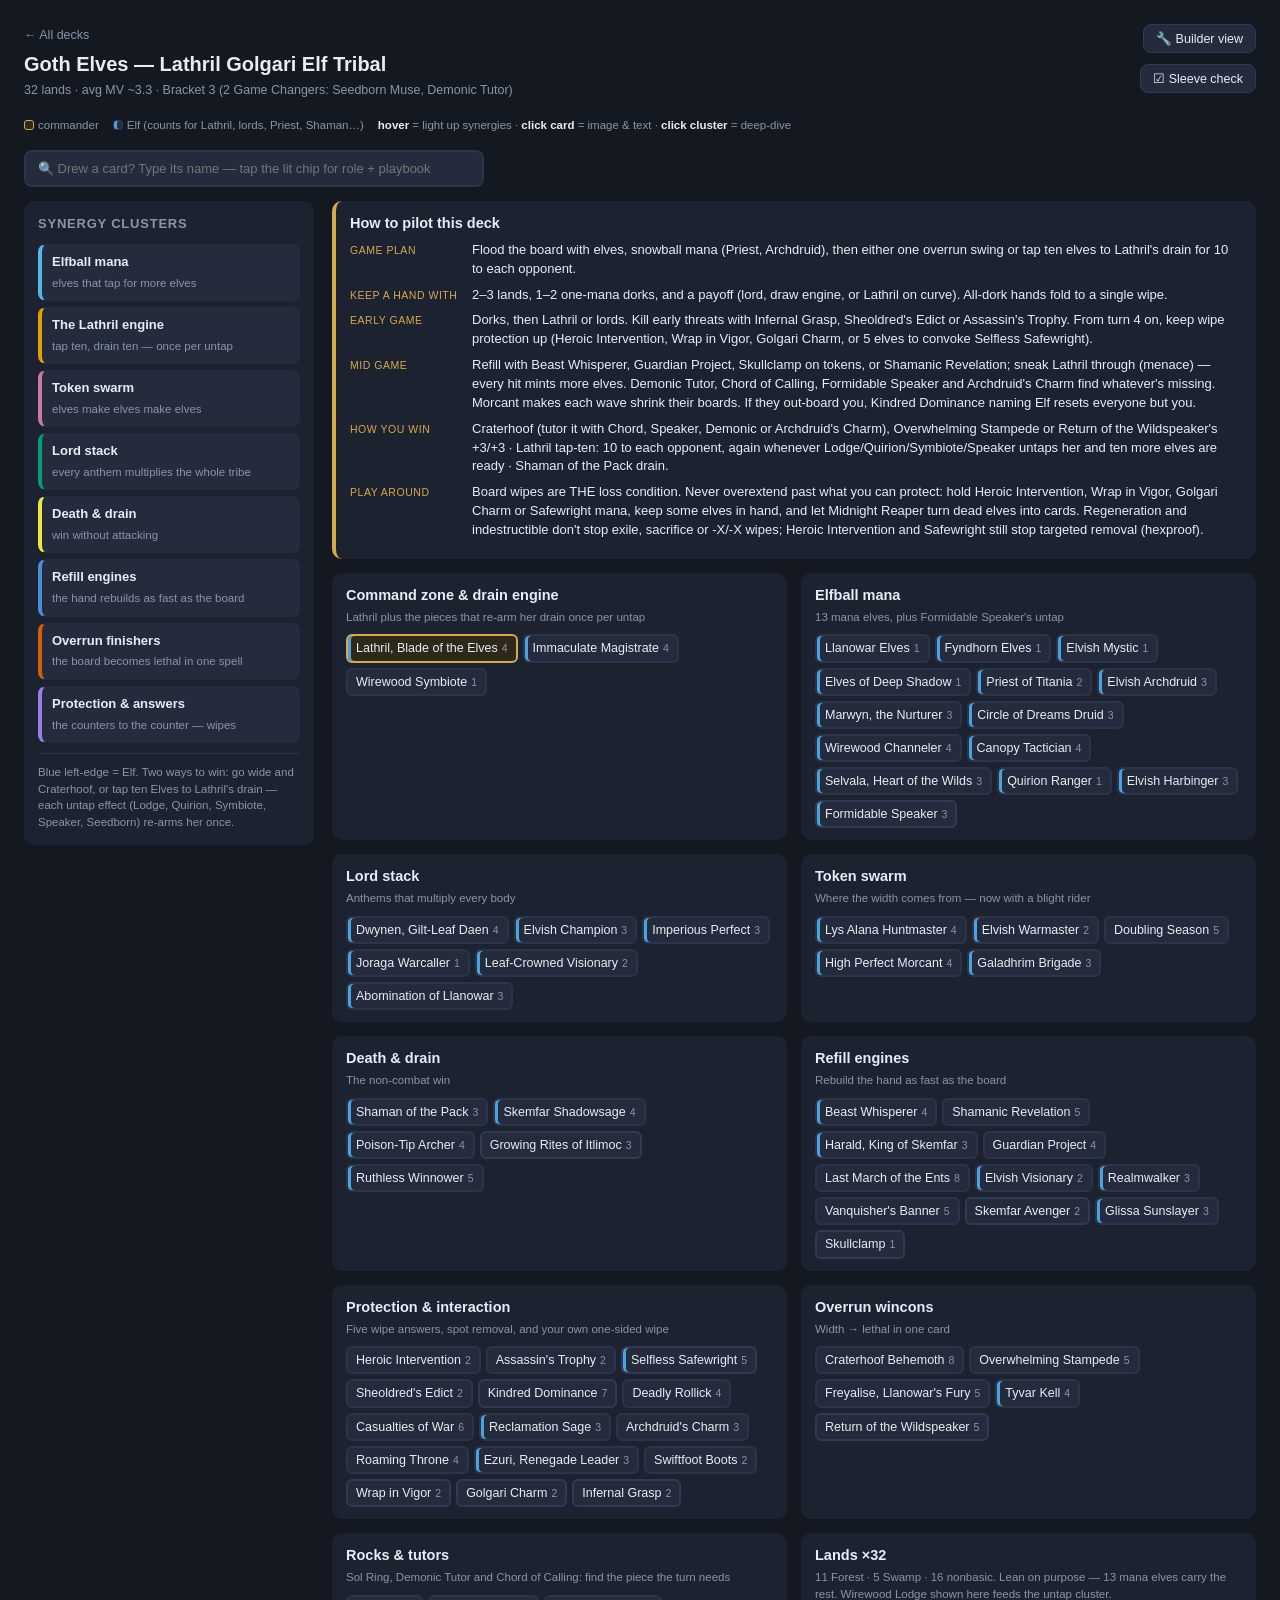
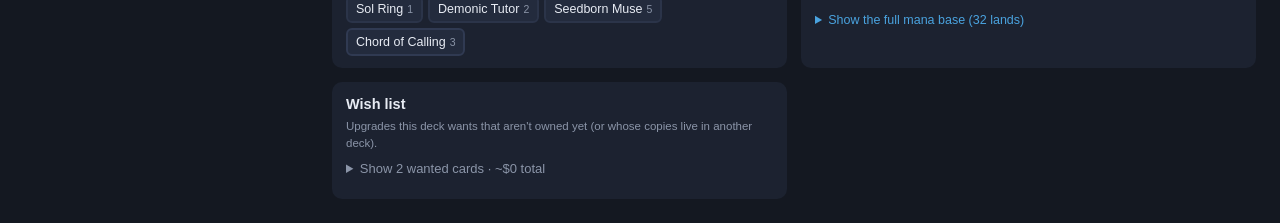
<file: decks/lathril-goth-elves.html>
<!DOCTYPE html>
<html lang="en">
<head>
<meta charset="UTF-8">
<meta name="viewport" content="width=device-width, initial-scale=1.0">
<title>Goth Elves — Deck Map</title>
<link rel="stylesheet" href="../style.css?v=20261125a">
</head>
<body>
<script type="application/json" id="deck-data">{
 "name": "Goth Elves — Lathril Golgari Elf Tribal",
 "slug": "lathril-goth-elves",
 "sub": "32 lands · avg MV ~3.3 · Bracket 3 (2 Game Changers: Seedborn Muse, Demonic Tutor)",
 "accentLabel": "Elf (counts for Lathril, lords, Priest, Shaman…)",
 "manaNote": "Forests first — the deck is overwhelmingly green, and your mana elves are green too. Black is a small but real need (Lathril, Shaman of the Pack, Kindred Dominance's BB, Golgari Charm): two black sources by turn 4 is plenty. Gilt-Leaf Palace and Undergrowth Stadium enter untapped basically always here; Overgrown Tomb does too if you pay 2 life.",
 "hint": "Blue left-edge = Elf. Two ways to win: go wide and Craterhoof, or tap ten Elves to Lathril's drain — each untap effect (Lodge, Quirion, Symbiote, Speaker, Seedborn) re-arms her once.",
 "gameplan": {
  "plan": "Flood the board with elves, snowball mana (Priest, Archdruid), then either one overrun swing or tap ten elves to Lathril's drain for 10 to each opponent.",
  "mull": "2–3 lands, 1–2 one-mana dorks, and a payoff (lord, draw engine, or Lathril on curve). All-dork hands fold to a single wipe.",
  "early": "Dorks, then Lathril or lords. Kill early threats with Infernal Grasp, Sheoldred's Edict or Assassin's Trophy. From turn 4 on, keep wipe protection up (Heroic Intervention, Wrap in Vigor, Golgari Charm, or 5 elves to convoke Selfless Safewright).",
  "mid": "Refill with Beast Whisperer, Guardian Project, Skullclamp on tokens, or Shamanic Revelation; sneak Lathril through (menace) — every hit mints more elves. Demonic Tutor, Chord of Calling, Formidable Speaker and Archdruid's Charm find whatever's missing. Morcant makes each wave shrink their boards. If they out-board you, Kindred Dominance naming Elf resets everyone but you.",
  "win": "Craterhoof (tutor it with Chord, Speaker, Demonic or Archdruid's Charm), Overwhelming Stampede or Return of the Wildspeaker's +3/+3 · Lathril tap-ten: 10 to each opponent, again whenever Lodge/Quirion/Symbiote/Speaker untaps her and ten more elves are ready · Shaman of the Pack drain.",
  "fear": "Board wipes are THE loss condition. Never overextend past what you can protect: hold Heroic Intervention, Wrap in Vigor, Golgari Charm or Safewright mana, keep some elves in hand, and let Midnight Reaper turn dead elves into cards. Regeneration and indestructible don't stop exile, sacrifice or -X/-X wipes; Heroic Intervention and Safewright still stop targeted removal (hexproof)."
 },
 "clusters": [
  {
   "k": "mana",
   "label": "Elfball mana",
   "blurb": "elves that tap for more elves",
   "how": "Priest of Titania, Elvish Archdruid, Circle of Dreams Druid, and Wirewood Channeler tap for mana equal to your ELF COUNT — they scale as the board grows. Marwyn grows with each elf that enters; Selvala taps for your biggest creature's power. Formidable Speaker untaps one of them for a second tap.",
   "ex": "Turn 4 with 6 elves: Priest taps for 6, Archdruid for 6 more — that's a Craterhoof turn two full turns ahead of schedule.",
   "why": "Creature-based ramp is faster but fragile: it's also why this deck fears board wipes more than anything (see Protection)."
  },
  {
   "k": "untap",
   "label": "The Lathril engine",
   "blurb": "tap ten, drain ten — once per untap",
   "how": "Lathril taps herself plus ten untapped Elves: each opponent loses 10, you gain 10. Every extra drain needs Lathril untapped AND ten more untapped Elves, so each untap effect buys one more drain, never a loop. Seedborn Muse untaps everything on each opponent's untap step (a drain per turn cycle); Wirewood Lodge, Quirion Ranger, Wirewood Symbiote, Formidable Speaker and Tyvar Kell's +1 each untap one key creature (Lathril or Priest) once per turn.",
   "ex": "Your turn, 22 elves: tap Lathril + ten (drain 10). Wirewood Lodge untaps Lathril; tap her + the other ten (drain 10 again). That's 20 to each opponent from one main phase, with no combat. With Seedborn Muse out, untap and do it again on the next player's turn.",
   "why": "When your commander has a tap ability, every 'untap' effect in the format is secretly a copy of that ability. This deck keeps them one-shot on purpose (house rule: no infinite combos), so the drain is a big hit, not a loop."
  },
  {
   "k": "swarm",
   "label": "Token swarm",
   "blurb": "elves make elves make elves",
   "how": "Lathril mints an Elf per combat damage she deals (menace helps her connect); Lys Alana on every elf CAST; Elvish Warmaster on the first elf each turn (including opponents' turns); Doubling Season doubles all of it. High Perfect Morcant turns every one of those elf-entries into board control — each opponent puts a -1/-1 counter on their own creature.",
   "ex": "Lathril hits for 5 with Doubling Season out: 10 new elves — and with Morcant, opponents blight 10 times. Their board shrinks as yours explodes.",
   "why": "Token engines compound; the strongest additions are cards that piggyback a SECOND effect onto each token (Morcant, Warden, Huntmaster)."
  },
  {
   "k": "lords",
   "label": "Lord stack",
   "blurb": "every anthem multiplies the whole tribe",
   "how": "Dwynen, Elvish Champion, Imperious Perfect, Canopy Tactician, Leaf-Crowned Visionary, Galadhrim Brigade, and Joraga Warcaller (kicked) each pump every elf. Abomination of Llanowar scales with elf count instead. Five lords turn 1/1 tokens into 6/6s.",
   "ex": "Ten tokens + three lords = 30 extra power from cards that cost 2–3 mana each. That's why tribal decks skip 'good stuff' — density IS the payoff.",
   "why": "Theme tax in reverse: in a real tribal deck, on-tribe cards get a hidden discount because every lord multiplies them."
  },
  {
   "k": "drain",
   "label": "Death & drain",
   "blurb": "win without attacking",
   "how": "Shaman of the Pack drains on ETB for elf count; Skemfar Shadowsage does it again; Lathril's tap-ten is the big one; Poison-Tip Archer pings every death; Essence Warden banks life the whole game. Midnight Reaper converts every dead nontoken creature into a card — wipes stop being game over.",
   "ex": "Demonic Tutor finds Shaman of the Pack with 8 elves out: cast it, each opponent loses 8. No combat step needed.",
   "why": "Wide decks need a non-combat win for the board-stall games — drain effects that scale with width reuse the same resource."
  },
  {
   "k": "refill",
   "label": "Refill engines",
   "blurb": "the hand rebuilds as fast as the board",
   "how": "Beast Whisperer draws on every creature cast; Guardian Project on nearly every elf that enters; Skullclamp turns each 1/1 token into two cards; Shamanic Revelation, Last March of the Ents and Return of the Wildspeaker draw off your board; Harald digs; Glissa draws each time she connects; Realmwalker casts elves off the top; Vanquisher's Banner does both jobs at once.",
   "ex": "Beast Whisperer + a hand of 1-drops: cast four elves, draw four cards, cast those too. Elfball turns are draw engines with bodies attached.",
   "why": "Go-wide decks lose to their own empty hand more than to removal — draw quota matters MORE in cheap-creature decks, not less."
  },
  {
   "k": "overrun",
   "label": "Overrun finishers",
   "blurb": "the board becomes lethal in one spell",
   "how": "Craterhoof Behemoth (+X/+X and trample per creature), Overwhelming Stampede (scales off your biggest), Return of the Wildspeaker (+3/+3 at instant speed), Ezuri's repeatable overrun activation, and Freyalise's ultimate all convert width into a one-turn kill. Archdruid's Charm, Demonic Tutor, Chord of Calling and Formidable Speaker find Craterhoof. Infernal Grasp and Assassin's Trophy pick off the key blocker first. Elvish Champion's forestwalk is a stealth wincon against green tables.",
   "ex": "Twelve elves + Craterhoof: +13/+13 trample each. That's ~170 power — one attack ends three players.",
   "why": "Count wincons that scale with your natural game plan; a finisher you can cast off Priest mana beats a bigger one you can't."
  },
  {
   "k": "protect",
   "label": "Protection & answers",
   "blurb": "the counters to the counter — wipes",
   "how": "Five answers to a destroy wipe: Heroic Intervention, Selfless Safewright (flash, convoke — free with a board; name Elf), Wrap in Vigor, Golgari Charm (regenerate mode) and Ezuri's regeneration. Wirewood Symbiote bounces a targeted elf to safety; Midnight Reaper refills you when wipes resolve anyway. Kindred Dominance naming Elf is your own one-sided wipe. Infernal Grasp, Sheoldred's Edict, Assassin's Trophy and Deadly Rollick (FREE while Lathril's out) are spot removal; Casualties of War and Reclamation Sage answer everything else.",
   "ex": "Opponent taps six for Damnation: tap five elves to convoke Selfless Safewright in response, name Elf, and the wipe kills only their creatures. Keep Wrap in Vigor or Golgari Charm as the backup. The game swings on what you held up.",
   "why": "Ramp-on-creatures decks must budget wipe insurance like spellslinger budgets counterspells — it's the same slot, different shape."
  }
 ],
 "lands": {
  "title": "Lands ×32",
  "desc": "11 Forest · 5 Swamp · 16 nonbasic. Lean on purpose — 13 mana elves carry the rest. Wirewood Lodge shown here feeds the untap cluster.",
  "cards": [
   {
    "n": "Blooming Marsh"
   },
   {
    "n": "Command Tower"
   },
   {
    "n": "Deathcap Glade"
   },
   {
    "n": "Demolition Field",
    "tip": "Answers Cradle/Coffers-style lands"
   },
   {
    "n": "Evolving Wilds"
   },
   {
    "n": "Gilt-Leaf Palace",
    "tip": "Reveal an Elf: enters untapped. Always."
   },
   {
    "n": "Hissing Quagmire"
   },
   {
    "n": "Llanowar Wastes"
   },
   {
    "n": "Myriad Landscape"
   },
   {
    "n": "Necroblossom Snarl"
   },
   {
    "n": "Path of Ancestry",
    "tip": "Scry on every elf cast — Lathril too"
   },
   {
    "n": "Karn's Bastion",
    "mv": 0,
    "tip": "Taps for colorless; {4},{T}: proliferate. Grows Joraga Warcaller kicks, Magistrate, Tyvar/Freyalise loyalty and Morcant's -1/-1 counters on their creatures.",
    "new": true
   },
   {
    "n": "Undergrowth Stadium"
   },
   {
    "n": "Wirewood Lodge",
    "tags": "untap",
    "tip": "Untap Lathril (second drain) or Priest (more mana)"
   },
   {
    "n": "Woodland Cemetery"
   },
   {
    "n": "Overgrown Tomb",
    "tip": "Pay 2 life: untapped B/G on turn 1"
   },
   {
    "n": "Forest",
    "count": 11
   },
   {
    "n": "Swamp",
    "count": 5
   }
  ]
 },
 "groups": [
  {
   "title": "Command zone & drain engine",
   "desc": "Lathril plus the pieces that re-arm her drain once per untap",
   "cards": [
    {
     "n": "Lathril, Blade of the Elves",
     "mv": 4,
     "cmdr": true,
     "otter": true,
     "tags": "untap swarm drain",
     "tip": "Menace; combat damage mints that many Elves; tap 10 Elves: drain 10 from each opponent",
     "print": "khc/1"
    },
    {
     "n": "Immaculate Magistrate",
     "mv": 4,
     "otter": true,
     "tags": "untap",
     "tip": "Counters on Lathril = elf count; a 12/12 menace commander two-shots"
    },
    {
     "n": "Wirewood Symbiote",
     "mv": 1,
     "tags": "untap protect",
     "tip": "Bounce an Elf to hand: untap a creature. Untaps Lathril or Priest — or saves an elf from removal (once a turn)"
    }
   ]
  },
  {
   "title": "Elfball mana",
   "desc": "13 mana elves, plus Formidable Speaker's untap",
   "cards": [
    {
     "n": "Llanowar Elves",
     "mv": 1,
     "otter": true,
     "tags": "mana"
    },
    {
     "n": "Fyndhorn Elves",
     "mv": 1,
     "otter": true,
     "tags": "mana"
    },
    {
     "n": "Elvish Mystic",
     "mv": 1,
     "otter": true,
     "tags": "mana",
     "tip": "Turn-1 dork #4 — more turn-2 Lathrils"
    },
    {
     "n": "Elves of Deep Shadow",
     "mv": 1,
     "otter": true,
     "tags": "mana",
     "tip": "The black source that costs no land slot"
    },
    {
     "n": "Priest of Titania",
     "mv": 2,
     "otter": true,
     "tags": "mana untap",
     "tip": "G per Elf — the engine's heart"
    },
    {
     "n": "Elvish Archdruid",
     "mv": 3,
     "otter": true,
     "tags": "mana lords",
     "tip": "Lord AND Priest #2"
    },
    {
     "n": "Marwyn, the Nurturer",
     "mv": 3,
     "otter": true,
     "tags": "mana untap",
     "tip": "Grows per elf ETB; taps for her power"
    },
    {
     "n": "Circle of Dreams Druid",
     "mv": 3,
     "otter": true,
     "tags": "mana",
     "tip": "Gaea's Cradle on legs"
    },
    {
     "n": "Wirewood Channeler",
     "mv": 4,
     "otter": true,
     "tags": "mana"
    },
    {
     "n": "Canopy Tactician",
     "mv": 4,
     "otter": true,
     "tags": "mana lords",
     "tip": "Lord + taps for GGG"
    },
    {
     "n": "Selvala, Heart of the Wilds",
     "mv": 3,
     "otter": true,
     "tags": "mana refill",
     "tip": "Draws off big ETBs; taps for huge mana post-lords"
    },
    {
     "n": "Quirion Ranger",
     "mv": 1,
     "otter": true,
     "tags": "untap mana",
     "tip": "Free untap every turn — Lathril or Priest"
    },
    {
     "n": "Elvish Harbinger",
     "mv": 3,
     "otter": true,
     "tags": "mana refill",
     "tip": "Tutors any Elf to the top; taps for any color",
     "guide": [
      {
       "when": "Need mana",
       "get": "Priest of Titania",
       "why": "Fastest route to a huge turn"
      },
      {
       "when": "Board is wide — need the kill",
       "get": "Shaman of the Pack",
       "why": "ETB drain equal to your elf count"
      },
      {
       "when": "Wipe incoming",
       "get": "Ezuri, Renegade Leader",
       "why": "Regeneration carries the board through"
      },
      {
       "when": "Remember",
       "get": null,
       "why": "Goes to the TOP — Realmwalker casts it from there; otherwise line up a draw"
      }
     ]
    },
    {
     "n": "Formidable Speaker",
     "mv": 3,
     "otter": true,
     "tags": "mana untap refill",
     "tip": "ETB: discard a card to tutor any creature to hand. {1},{T}: untap another permanent — a second Priest/Archdruid tap, or re-arm Lathril.",
     "guide": [
      {
       "when": "Ready to close",
       "get": "Craterhoof Behemoth",
       "why": "The default when your board is wide"
      },
      {
       "when": "Early, need the engine",
       "get": "Priest of Titania",
       "why": "Mana per Elf; turns the next turns into big ones"
      },
      {
       "when": "Wipe expected",
       "get": "Selfless Safewright",
       "why": "Flash, convoke: hold it up to save the tribe"
      },
      {
       "when": "Out of cards",
       "get": "Beast Whisperer",
       "why": "Every creature cast draws"
      },
      {
       "when": "Board wide, need a non-combat kill",
       "get": "Shaman of the Pack",
       "why": "ETB drain equal to your Elf count"
      },
      {
       "when": "Untap ability",
       "get": null,
       "why": "{1}: untap Priest of Titania or Elvish Archdruid for a second mana tap, or untap Lathril (with ten more untapped Elves) for a second drain. Once per Speaker untap, no loop."
      }
     ],
     "new": true
    }
   ]
  },
  {
   "title": "Lord stack",
   "desc": "Anthems that multiply every body",
   "cards": [
    {
     "n": "Dwynen, Gilt-Leaf Daen",
     "mv": 4,
     "otter": true,
     "tags": "lords drain",
     "tip": "Lord + life per attacking elf"
    },
    {
     "n": "Elvish Champion",
     "mv": 3,
     "otter": true,
     "tags": "lords overrun",
     "tip": "Lord + forestwalk — unblockable vs. green tables"
    },
    {
     "n": "Imperious Perfect",
     "mv": 3,
     "otter": true,
     "tags": "lords swarm",
     "tip": "Lord + a token every turn"
    },
    {
     "n": "Joraga Warcaller",
     "mv": 1,
     "otter": true,
     "tags": "lords swarm",
     "tip": "Kicked: every counter is another team-wide +1/+1 (Morcant proliferates them!)"
    },
    {
     "n": "Leaf-Crowned Visionary",
     "mv": 2,
     "otter": true,
     "tags": "lords refill",
     "tip": "Lord + pay G: draw per elf cast"
    },
    {
     "n": "Abomination of Llanowar",
     "mv": 3,
     "otter": true,
     "tags": "lords",
     "tip": "Sized by elves in play AND graveyard — grows through wipes"
    }
   ]
  },
  {
   "title": "Token swarm",
   "desc": "Where the width comes from — now with a blight rider",
   "cards": [
    {
     "n": "Lys Alana Huntmaster",
     "mv": 4,
     "otter": true,
     "tags": "swarm",
     "tip": "Token per elf CAST — half the deck triggers it"
    },
    {
     "n": "Elvish Warmaster",
     "mv": 2,
     "otter": true,
     "tags": "swarm overrun",
     "tip": "Token on first elf each turn (theirs too); mana-sink finisher"
    },
    {
     "n": "Doubling Season",
     "mv": 5,
     "tags": "swarm",
     "tip": "Doubles tokens AND counters (Warcaller kicks, Magistrate piles)"
    },
    {
     "n": "High Perfect Morcant",
     "mv": 4,
     "otter": true,
     "tags": "swarm drain",
     "tip": "Every elf ETB: each opponent puts -1/-1 on their own creature. Tap 3 elves: proliferate"
    },
    {
     "n": "Galadhrim Brigade",
     "mv": 3,
     "otter": true,
     "tags": "swarm lords",
     "tip": "Squad: pay extra for copies; all of them are lords"
    }
   ]
  },
  {
   "title": "Death & drain",
   "desc": "The non-combat win",
   "cards": [
    {
     "n": "Shaman of the Pack",
     "mv": 3,
     "otter": true,
     "tags": "drain",
     "tip": "ETB: opponents lose life = elf count. The classic"
    },
    {
     "n": "Skemfar Shadowsage",
     "mv": 4,
     "otter": true,
     "tags": "drain",
     "tip": "Shaman #2 (or lifegain mode when behind)"
    },
    {
     "n": "Poison-Tip Archer",
     "mv": 4,
     "otter": true,
     "tags": "drain",
     "tip": "Deathtouch reach + every death pings the table"
    },
    {
     "n": "Growing Rites of Itlimoc",
     "tip": "3-mana dig for a creature, then flips into a land that taps G per creature (Cradle that isn't a Game Changer). OWNED b26, so this is a swap, not a buy",
     "new": true,
     "mv": 3,
     "tags": "drain"
    },
    {
     "n": "Ruthless Winnower",
     "mv": 5,
     "otter": true,
     "tags": "drain",
     "tip": "Every player sacs a NON-ELF each upkeep — you barely have any"
    }
   ]
  },
  {
   "title": "Refill engines",
   "desc": "Rebuild the hand as fast as the board",
   "cards": [
    {
     "n": "Beast Whisperer",
     "mv": 4,
     "otter": true,
     "tags": "refill",
     "tip": "Draw per creature cast — the deck's best engine"
    },
    {
     "n": "Shamanic Revelation",
     "mv": 5,
     "tags": "refill",
     "tip": "Draw per creature; ferocious life bonus"
    },
    {
     "n": "Harald, King of Skemfar",
     "mv": 3,
     "otter": true,
     "tags": "refill",
     "tip": "Menace body + dig 5 for elves/Tyvar",
     "guide": [
      {
       "when": "Early game",
       "get": "Priest of Titania",
       "why": "Mana first, payoffs later"
      },
      {
       "when": "Setting up the drain",
       "get": "Tyvar Kell",
       "why": "Elves tap for B — funds Lathril's tap-ten"
      },
      {
       "when": "Late, board already wide",
       "get": "Shaman of the Pack",
       "why": "The dig that ends games"
      }
     ]
    },
    {
     "n": "Guardian Project",
     "mv": 4,
     "tags": "refill",
     "tip": "Draw on every nontoken creature entering with a new name — nearly every elf you cast"
    },
    {
     "n": "Last March of the Ents",
     "mv": 8,
     "tags": "refill overrun",
     "tip": "Uncounterable: draw per toughness, dump hand into play"
    },
    {
     "n": "Elvish Visionary",
     "mv": 2,
     "otter": true,
     "tags": "refill"
    },
    {
     "n": "Realmwalker",
     "mv": 3,
     "otter": true,
     "tags": "refill",
     "tip": "Cast elves off the top — virtual card advantage every turn"
    },
    {
     "n": "Vanquisher's Banner",
     "mv": 5,
     "tags": "refill lords",
     "tip": "Anthem + draw per elf cast"
    },
    {
     "n": "Skemfar Avenger",
     "tip": "Same refill-on-death job but it IS an Elf (counts for Lathril's ten, Priest, lords) and costs 2 instead of 3. Not owned",
     "new": true,
     "mv": 2,
     "tags": "refill protect"
    },
    {
     "n": "Glissa Sunslayer",
     "mv": 3,
     "otter": true,
     "tags": "refill protect",
     "tip": "First strike + deathtouch: nobody blocks her well. Each hit: draw, kill an enchantment, or strip counters",
     "guide": [
      {
       "when": "Default",
       "get": null,
       "why": "Draw a card (lose 1 life)"
      },
      {
       "when": "A problem enchantment is out",
       "get": null,
       "why": "Destroy it — pillow forts, anthems, Propaganda-style taxes"
      },
      {
       "when": "Opponent's planeswalker or +1/+1 pile",
       "get": null,
       "why": "Remove up to three counters — also clears your -1/-1 from Morcant"
      }
     ]
    },
    {
     "n": "Skullclamp",
     "mv": 1,
     "tags": "refill swarm",
     "tip": "Equip {1} to a 1/1 Elf token: it becomes 2/0, dies, you draw two. Lathril, Imperious Perfect, Warmaster, Lys Alana and Freyalise tokens all become cards.",
     "new": true
    }
   ]
  },
  {
   "title": "Protection & interaction",
   "desc": "Five wipe answers, spot removal, and your own one-sided wipe",
   "cards": [
    {
     "n": "Heroic Intervention",
     "mv": 2,
     "tags": "protect",
     "tip": "Hexproof + indestructible — the 2-mana 'no'"
    },
    {
     "n": "Assassin's Trophy",
     "mv": 2,
     "tags": "protect",
     "tip": "2-mana instant: destroy any permanent an opponent controls. They get a basic land."
    },
    {
     "n": "Selfless Safewright",
     "mv": 5,
     "otter": true,
     "tags": "protect",
     "tip": "Flash + convoke: tap your elves to cast it for free in response to a wipe. Name Elf: every other Elf you control gets hexproof and indestructible until end of turn.",
     "new": true
    },
    {
     "n": "Sheoldred's Edict",
     "mv": 2,
     "tags": "protect",
     "tip": "Instant: each opponent sacrifices a nontoken creature, a creature token, or a planeswalker (you choose the mode).",
     "guide": [
      {
       "when": "Opponent's commander or one big threat",
       "get": null,
       "why": "Nontoken mode. Best when they have few other creatures."
      },
      {
       "when": "Token decks",
       "get": null,
       "why": "Token mode: their best token goes."
      },
      {
       "when": "A planeswalker is ticking up",
       "get": null,
       "why": "Planeswalker mode."
      }
     ]
    },
    {
     "n": "Kindred Dominance",
     "mv": 7,
     "tags": "protect",
     "tip": "Sorcery: choose a creature type, destroy every creature that isn't that type. Name Elf: a one-sided wipe.",
     "guide": [
      {
       "when": "The table out-boards you or a creature lock lands",
       "get": null,
       "why": "Name Elf: their creatures die, almost all of yours live. Then swing into empty boards."
      },
      {
       "when": "Before casting",
       "get": null,
       "why": "Your non-Elves die too: Seedborn Muse, Wirewood Symbiote, Midnight Reaper, Roaming Throne (Realmwalker is a changeling, so it lives). Bounce Symbiote first if you want it back."
      },
      {
       "when": "Paying for it",
       "get": null,
       "why": "7 mana is one Priest of Titania or Elvish Archdruid tap on a wide board."
      },
      {
       "when": "An opponent plays Elves too",
       "get": null,
       "why": "Their Elves survive as well. Name Elf anyway; fix the rest with spot removal."
      }
     ],
     "new": true
    },
    {
     "n": "Deadly Rollick",
     "mv": 4,
     "tags": "protect",
     "tip": "FREE exile removal with Lathril out — from James's binder"
    },
    {
     "n": "Casualties of War",
     "mv": 6,
     "tags": "protect",
     "tip": "Answer everything at once"
    },
    {
     "n": "Reclamation Sage",
     "mv": 3,
     "otter": true,
     "tags": "protect",
     "tip": "Removal ON an elf — theme and function overlap"
    },
    {
     "n": "Archdruid's Charm",
     "mv": 3,
     "tags": "protect mana",
     "tip": "Tutor elf/land / counter-ish fight / counter removal",
     "guide": [
      {
       "when": "Ready to close",
       "get": "Craterhoof Behemoth",
       "why": "Mode 1 fetches any creature to HAND"
      },
      {
       "when": "Missing land drops",
       "get": null,
       "why": "Mode 1 puts a land straight onto the battlefield tapped"
      },
      {
       "when": "Combat math problem",
       "get": null,
       "why": "Counter mode: grow your elf and it deals its damage to their creature"
      }
     ]
    },
    {
     "n": "Roaming Throne",
     "mv": 4,
     "tags": "untap swarm",
     "tip": "Name Elf: doubles Lathril's tokens AND her drain; ward 2"
    },
    {
     "n": "Ezuri, Renegade Leader",
     "mv": 3,
     "otter": true,
     "tags": "protect overrun",
     "tip": "Regenerate elves for G; overrun mana sink"
    },
    {
     "n": "Swiftfoot Boots",
     "mv": 2,
     "tags": "protect",
     "tip": "Lathril swings (and taps) the turn she lands"
    },
    {
     "n": "Wrap in Vigor",
     "mv": 2,
     "tags": "protect",
     "tip": "2-mana instant: regenerate each creature you control. Heroic Intervention #2 against destroy wipes (not exile, sacrifice or -X/-X).",
     "new": true
    },
    {
     "n": "Golgari Charm",
     "mv": 2,
     "tags": "protect",
     "tip": "Instant, pick one: regenerate your whole team, give ALL creatures -1/-1 (kills their 1/1 tokens), or destroy an enchantment.",
     "guide": [
      {
       "when": "Opponent casts a destroy wipe",
       "get": null,
       "why": "Regenerate mode in response: every creature you control survives. Doesn't stop exile, sacrifice or -X/-X."
      },
      {
       "when": "Opponent's board is 1/1 tokens",
       "get": null,
       "why": "-1/-1 mode. It hits your creatures too: with a lord out your elves survive; without one your 1/1 dorks die with theirs."
      },
      {
       "when": "A problem enchantment is out",
       "get": null,
       "why": "Destroy mode: pillow forts, Propaganda-style taxes, auras, lockpieces."
      },
      {
       "when": "Nothing urgent",
       "get": null,
       "why": "Hold it. It's your cheapest wipe answer; don't spend it on a small enchantment if a wipe is coming."
      }
     ],
     "new": true
    },
    {
     "n": "Infernal Grasp",
     "mv": 2,
     "tags": "protect",
     "tip": "2-mana instant: destroy target creature, you lose 2 life. Your cleanest answer to a commander.",
     "new": true
    }
   ]
  },
  {
   "title": "Overrun wincons",
   "desc": "Width → lethal in one card",
   "cards": [
    {
     "n": "Craterhoof Behemoth",
     "mv": 8,
     "tags": "overrun",
     "tip": "+X/+X trample per creature — the elfball classic"
    },
    {
     "n": "Overwhelming Stampede",
     "mv": 5,
     "tags": "overrun",
     "tip": "Craterhoof #2, scaled by your biggest body"
    },
    {
     "n": "Freyalise, Llanowar's Fury",
     "mv": 5,
     "tags": "mana overrun",
     "tip": "Tokens, Rec Sage mode, ultimate draws ~10"
    },
    {
     "n": "Tyvar Kell",
     "mv": 4,
     "otter": true,
     "tags": "mana overrun",
     "tip": "All elves tap for B (Lathril drain mana!); haste emblem"
    },
    {
     "n": "Return of the Wildspeaker",
     "mv": 5,
     "tags": "refill overrun",
     "tip": "Instant, pick one: draw cards equal to your biggest non-Human's power, or your non-Humans (all your elves) get +3/+3.",
     "guide": [
      {
       "when": "Wide board, opponents low on blockers",
       "get": null,
       "why": "+3/+3 mode on your attack: ten elves = 30 extra damage. A mini-Craterhoof."
      },
      {
       "when": "You have a big creature and an empty hand",
       "get": null,
       "why": "Draw mode: Immaculate Magistrate, Marwyn or a lorded Lathril often draws 5+."
      },
      {
       "when": "After a wipe",
       "get": null,
       "why": "Draw mode off whatever survived, then rebuild."
      }
     ],
     "new": true
    }
   ]
  },
  {
   "title": "Rocks & tutors",
   "desc": "Sol Ring, Demonic Tutor and Chord of Calling: find the piece the turn needs",
   "cards": [
    {
     "n": "Sol Ring",
     "mv": 1,
     "tags": "mana"
    },
    {
     "n": "Demonic Tutor",
     "mv": 2,
     "tags": "overrun refill",
     "tip": "2 mana: find any card. The card that wins is usually Craterhoof Behemoth.",
     "guide": [
      {
       "when": "Wide board, need to close",
       "get": "Craterhoof Behemoth",
       "why": "Haste, trample, +X/+X: usually lethal"
      },
      {
       "when": "Facing a scary non-elf board",
       "get": "Casualties of War",
       "why": "Destroys up to one artifact, creature, enchantment, land and planeswalker"
      },
      {
       "when": "Opponent telegraphs a wipe",
       "get": "Heroic Intervention",
       "why": "Hold it up: your permanents get hexproof and indestructible"
      },
      {
       "when": "Early, need mana to go off",
       "get": "Priest of Titania",
       "why": "Mana for every elf; powers Lathril's tap ability"
      },
      {
       "when": "Out of gas",
       "get": "Beast Whisperer",
       "why": "Every creature cast draws a card"
      }
     ]
    },
    {
     "n": "Seedborn Muse",
     "mv": 5,
     "tags": "untap",
     "tip": "Game Changer #1 — everything untaps every turn; Lathril drains each turn cycle"
    },
    {
     "n": "Chord of Calling",
     "mv": 3,
     "tags": "overrun protect refill",
     "tip": "Instant, convoke: put a creature with MV X or less from your library onto the battlefield. Tap your elves to pay. Instant-speed tutor.",
     "guide": [
      {
       "when": "Wide board, ready to win (X=8)",
       "get": "Craterhoof Behemoth",
       "why": "Convoke with eight elves on their end step or your turn: hits the battlefield, swing"
      },
      {
       "when": "Opponent casts a wipe (X=5)",
       "get": "Selfless Safewright",
       "why": "In response: it enters, name Elf, the tribe gets hexproof and indestructible"
      },
      {
       "when": "Early, need mana (X=2)",
       "get": "Priest of Titania",
       "why": "Cheapest way to snowball"
      },
      {
       "when": "Need a non-combat kill (X=3)",
       "get": "Shaman of the Pack",
       "why": "ETB drain equal to your Elf count, at instant speed"
      },
      {
       "when": "Out of gas (X=4)",
       "get": "Beast Whisperer",
       "why": "Card per creature cast from then on"
      },
      {
       "when": "Problem artifact or enchantment (X=3)",
       "get": "Reclamation Sage",
       "why": "Destroy it on an end step"
      }
     ],
     "new": true
    }
   ]
  }
 ],
 "wishlist": [
  {
   "n": "Verdant Catacombs",
   "name": "Verdant Catacombs",
   "replaces": "Evolving Wilds",
   "why": "Untapped turn-1 fixing instead of a tapped basic. Pure polish, lowest value per dollar",
   "price": "$28.90",
   "status": "buy"
  },
  {
   "n": "Cavern of Souls",
   "name": "Cavern of Souls",
   "replaces": "a tapped land",
   "why": "Name Elf: uncounterable elves, any color. Only as a SECOND copy: James's copy lives in Alania (top tier, there first)",
   "price": "$48.22",
   "status": "want"
  }
 ],
 "pulled": {
  "title": "Pulled in the 2026-11-15 review",
  "desc": "Wipe protection back in (Safewright, Wrap in Vigor, Golgari Charm, Kindred Dominance), soft slots upgraded, and every untap-loop artifact out (no infinite combos rule).",
  "cards": [
   {
    "n": "Golgari Findbroker",
    "mv": 4,
    "tip": "→ replaced by Selfless Safewright (2026-11-15 review)"
   },
   {
    "n": "Elven Ambush",
    "mv": 4,
    "tip": "→ replaced by Wrap in Vigor (2026-11-15 review)"
   },
   {
    "n": "Sword of the Paruns",
    "mv": 4,
    "tip": "→ replaced by Golgari Charm (2026-11-15 review)"
   },
   {
    "n": "Vraska, Golgari Queen",
    "mv": 4,
    "tip": "→ replaced by Kindred Dominance (2026-11-15 review)"
   },
   {
    "n": "Thought Vessel",
    "mv": 2,
    "tip": "→ replaced by Skullclamp (2026-11-15 review)"
   },
   {
    "n": "Paradise Druid",
    "mv": 2,
    "tip": "→ replaced by Formidable Speaker (2026-11-15 review)"
   },
   {
    "n": "Harvest Season",
    "mv": 3,
    "tip": "→ replaced by Infernal Grasp (2026-11-15 review)"
   },
   {
    "n": "Terramorphic Expanse",
    "mv": 0,
    "tip": "→ replaced by Karn's Bastion (2026-11-15 review)"
   },
   {
    "n": "Umbral Mantle",
    "mv": 3,
    "tip": "→ replaced by Chord of Calling (2026-11-15 review)"
   },
   {
    "n": "Staff of Domination",
    "mv": 3,
    "tip": "→ replaced by Return of the Wildspeaker (2026-11-15 review)"
   },
   {
    "n": "Essence Warden",
    "mv": 1,
    "otter": true,
    "tags": "drain",
    "tip": "Life per ANY creature entering — buffer for Toxrill tables"
   },
   {
    "n": "Midnight Reaper",
    "mv": 3,
    "tags": "refill protect",
    "tip": "Whenever one of your nontoken creatures dies, draw a card (take 1). A wipe refills your hand."
   }
  ]
 },
 "revnote": "2026-11-15 post-con review: wipe insurance restored (Safewright, Wrap in Vigor, Golgari Charm, Kindred Dominance), Skullclamp, Formidable Speaker, Infernal Grasp, Karn's Bastion; no-infinite cut: Staff, Mantle, Sword out for Chord of Calling and Return of the Wildspeaker 2026-11-25 stretch swaps: Essence Warden → Growing Rites of Itlimoc, Midnight Reaper → Skemfar Avenger."
}</script>
<script src="../viewer.js?v=20261125a"></script>
</body>
</html>
</file>
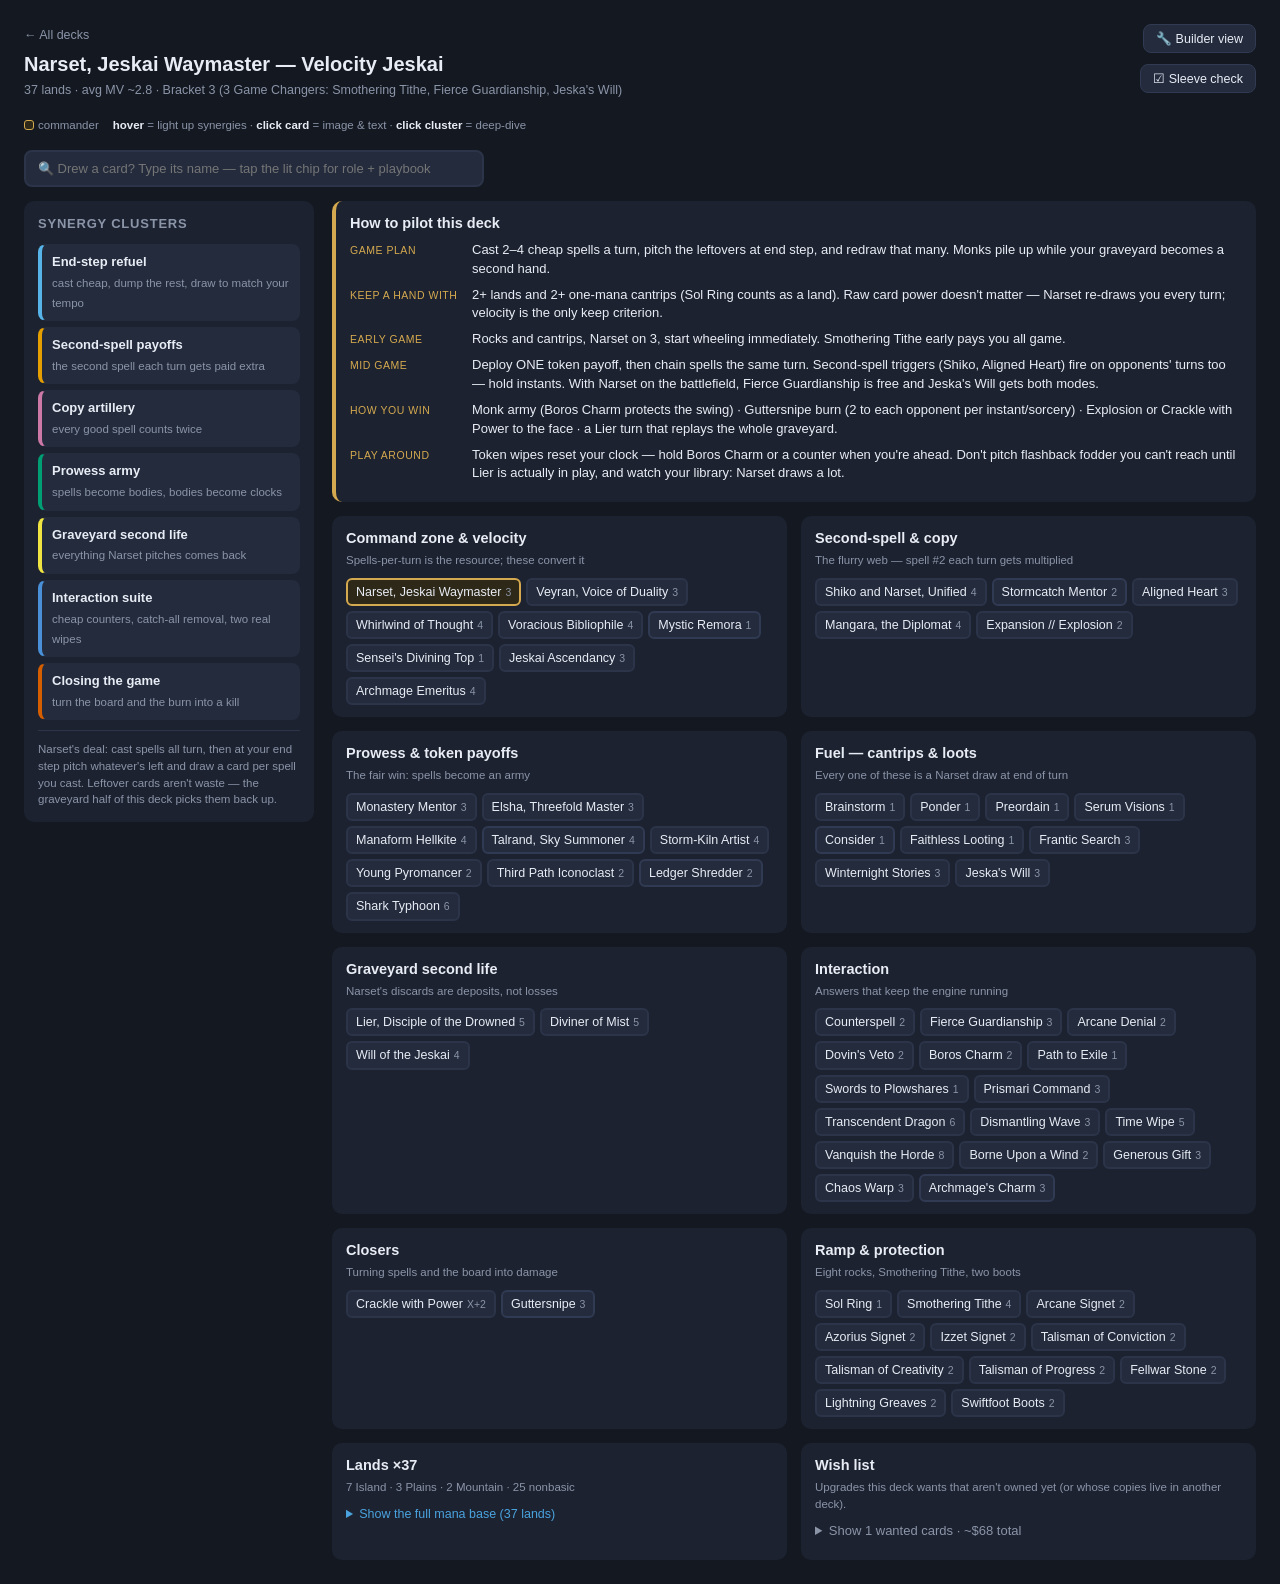
<file: decks/narset-jeskai-waymaster.html>
<!DOCTYPE html>
<html lang="en">
<head>
<meta charset="UTF-8">
<meta name="viewport" content="width=device-width, initial-scale=1.0">
<title>Narset Jeskai Waymaster — Deck Map</title>
<link rel="stylesheet" href="../style.css?v=20261125a">
</head>
<body>
<script type="application/json" id="deck-data">{
 "name": "Narset, Jeskai Waymaster — Velocity Jeskai",
 "slug": "narset-jeskai-waymaster",
 "sub": "37 lands · avg MV ~2.8 · Bracket 3 (3 Game Changers: Smothering Tithe, Fierce Guardianship, Jeska's Will)",
 "revnote": "2026-11-15 post-con review: 6 swaps. Seize the Day → Guttersnipe, Rite of Replication → Talrand, Sky Summoner, Velomachus Lorehold → Consider, Expressive Iteration → Mystic Remora (buy), Temple of Epiphany → Frostboil Snarl, Temple of Enlightenment → Port Town. Guttersnipe is find-or-buy (library b25/b31). Still 3 Game Changers, Bracket 3. 2026-11-25 stretch swaps: Flamehold Grappler → Stormcatch Mentor, Saheeli, Sublime Artificer → Ledger Shredder, Temple of Triumph → Inspiring Vantage.",
 "manaNote": "Blue is still the main color, but white and red now matter almost as much (Time Wipe wants WW, Manaform Hellkite and Crackle want RRR-ish). Get all three colors by turn 3 so Narset comes down on curve — any dual beats a basic, and fetch the Triome when you can.",
 "hint": "Narset's deal: cast spells all turn, then at your end step pitch whatever's left and draw a card per spell you cast. Leftover cards aren't waste — the graveyard half of this deck picks them back up.",
 "gameplan": {
  "plan": "Cast 2–4 cheap spells a turn, pitch the leftovers at end step, and redraw that many. Monks pile up while your graveyard becomes a second hand.",
  "mull": "2+ lands and 2+ one-mana cantrips (Sol Ring counts as a land). Raw card power doesn't matter — Narset re-draws you every turn; velocity is the only keep criterion.",
  "early": "Rocks and cantrips, Narset on 3, start wheeling immediately. Smothering Tithe early pays you all game.",
  "mid": "Deploy ONE token payoff, then chain spells the same turn. Second-spell triggers (Shiko, Aligned Heart) fire on opponents' turns too — hold instants. With Narset on the battlefield, Fierce Guardianship is free and Jeska's Will gets both modes.",
  "win": "Monk army (Boros Charm protects the swing) · Guttersnipe burn (2 to each opponent per instant/sorcery) · Explosion or Crackle with Power to the face · a Lier turn that replays the whole graveyard.",
  "fear": "Token wipes reset your clock — hold Boros Charm or a counter when you're ahead. Don't pitch flashback fodder you can't reach until Lier is actually in play, and watch your library: Narset draws a lot."
 },
 "clusters": [
  {
   "k": "wheel",
   "label": "End-step refuel",
   "blurb": "cast cheap, dump the rest, draw to match your tempo",
   "how": "Narset's end-step trigger converts spell COUNT into a fresh hand: three cantrips = pitch and draw 3+. Discarding isn't a cost in this deck — Lier, Will of the Jeskai, and harmonize cards treat your graveyard as hand #2. Faithless Looting and Frantic Search feed the same engine mid-turn; Jeska's Will exiles cards you can cast this turn, and every one you cast adds to Narset's count. Mystic Remora draws off opponents' noncreature spells in the early turns. Archmage Emeritus draws on every instant/sorcery cast or copy.",
   "ex": "Turn 5: Preordain, Brainstorm, Path (3 spells) → end step, pitch 2 dead cards, draw 3. Every turn plays like this — the deck never runs dry.",
   "why": "Velocity decks measure spells per turn, not cards in hand. Cheap spells ARE the engine; expensive ones have to justify slowing it."
  },
  {
   "k": "flurry",
   "label": "Second-spell payoffs",
   "blurb": "the second spell each turn gets paid extra",
   "how": "Flurry (Shiko and Narset: copy your second spell if it targets; Aligned Heart: rally counter + Monk army) triggers off a threshold this deck hits every single turn — including opponents' turns with instants. Mangara punishes opponents for hitting it too.",
   "ex": "Shiko out: cast Brainstorm, then Path to Exile — the Path copies, eating two threats for one card. On THEIR turn: two instants = another flurry.",
   "why": "Threshold triggers ('second spell each turn') are per-turn-cycle value engines — decks with 20+ cheap spells turn them on for free."
  },
  {
   "k": "copy",
   "label": "Copy artillery",
   "blurb": "every good spell counts twice",
   "how": "Flamehold Grappler copies your next spell; Expansion copies any cheap spell — even an opponent's. Copies aren't cast (no Narset count), but magecraft cards — Storm-Kiln Artist, Archmage Emeritus — trigger on copies too.",
   "ex": "Flamehold Grappler enters, then Crackle with Power at X=2: the copy keeps X, so that's 10 + 10 to one face for one card. Or copy an opponent's Explosion with Expansion, aimed back at them.",
   "why": "Copy effects scale with the best spell at the table, not just in your deck — flexibility is the payoff."
  },
  {
   "k": "tokens",
   "label": "Prowess army",
   "blurb": "spells become bodies, bodies become clocks",
   "how": "Monastery Mentor mints a prowess Monk per noncreature spell; Aligned Heart mints them in batches; Elsha converts combat damage into MORE monks; Manaform Hellkite makes X/X hasty dragons sized by mana spent; Talrand makes a 2/2 flying Drake per instant/sorcery. Veyran doubles the instant/sorcery-cast triggers.",
   "ex": "Mentor + 4 spells in a turn = 4 Monks, each pumped by every subsequent spell. Two turns of that is a lethal board from nowhere.",
   "why": "Token-prowess is how spellslinger decks win WITHOUT a combo: the fair plan, and it comes free with spells you'd cast anyway."
  },
  {
   "k": "gy",
   "label": "Graveyard second life",
   "blurb": "everything Narset pitches comes back",
   "how": "Lier gives EVERY instant/sorcery in your graveyard flashback (and makes spells uncounterable). Diviner of Mist self-mills and free-casts ≤4MV from the yard on attack; Will of the Jeskai mode 2 is a one-turn mass flashback; Winternight Stories harmonizes back.",
   "ex": "Narset pitched Time Wipe two turns ago. Lier lands: flashback Time Wipe, then flashback Ponder, then… your graveyard is a toolbox now.",
   "why": "Discard synergies convert a commander's 'cost' into selection — the deck chooses WHERE each card is useful from, hand or yard."
  },
  {
   "k": "answers",
   "label": "Interaction suite",
   "blurb": "cheap counters, catch-all removal, two real wipes",
   "how": "Path/Swords handle creatures; Generous Gift and Chaos Warp answer ANY permanent; Fierce Guardianship is a free counter while Narset is out, backed by Counterspell, Arcane Denial, and Dovin's Veto; Transcendent Dragon counters AND steals the countered spell; Prismari Command and Dismantling Wave hit artifacts; Time Wipe and Vanquish the Horde reset wide boards.",
   "ex": "Opponent casts a board wipe while your Monks are out: Fierce Guardianship for zero mana, then spend your turn's mana on spells as usual — Narset still refuels at end step.",
   "why": "Free and cheap interaction keeps velocity decks from choosing between defending and progressing."
  },
  {
   "k": "connect",
   "label": "Closing the game",
   "blurb": "turn the board and the burn into a kill",
   "how": "Guttersnipe deals 2 damage to each opponent for every instant or sorcery you cast (4 with Veyran), a burn clock that ignores blockers. Boros Charm gives the team indestructible (or one creature double strike) for the alpha swing. Crackle with Power and Explosion are the reach when the board stalls: X damage straight to a player.",
   "ex": "Guttersnipe out: Ponder, Brainstorm, Path, Consider = 8 damage to every opponent, and Narset still refills at end step. Opponent at 15 with blockers up? Crackle with Power at X=3 deals 15 to one face (5× X) and finishes it.",
   "why": "Token decks need one way to cash the board in and one way to win when the board can't attack — carry both."
  }
 ],
 "lands": {
  "title": "Lands ×37",
  "desc": "7 Island · 3 Plains · 2 Mountain · 25 nonbasic",
  "cards": [
   {
    "n": "Arid Mesa"
   },
   {
    "n": "Battlefield Forge"
   },
   {
    "n": "Cascade Bluffs"
   },
   {
    "n": "Clifftop Retreat"
   },
   {
    "n": "Command Tower"
   },
   {
    "n": "Exotic Orchard"
   },
   {
    "n": "Flooded Strand"
   },
   {
    "n": "Glacial Fortress"
   },
   {
    "n": "Hallowed Fountain"
   },
   {
    "n": "Mystic Monastery"
   },
   {
    "n": "Prairie Stream"
   },
   {
    "n": "Raugrin Triome",
    "tip": "Best land in the deck — fetchable by Mesa/Strand/Tarn"
   },
   {
    "n": "Rugged Prairie"
   },
   {
    "n": "Sacred Foundry"
   },
   {
    "n": "Scalding Tarn"
   },
   {
    "n": "Sea of Clouds"
   },
   {
    "n": "Shivan Reef"
   },
   {
    "n": "Furycalm Snarl",
    "tip": "Untapped if you reveal a Mountain or Plains"
   },
   {
    "n": "Spectator Seating"
   },
   {
    "n": "Steam Vents"
   },
   {
    "n": "Sulfur Falls"
   },
   {
    "n": "Frostboil Snarl",
    "new": true,
    "tip": "Untapped U/R if you reveal an Island or Mountain card. Replaces a tapped Temple"
   },
   {
    "n": "Port Town",
    "new": true,
    "tip": "Untapped W/U if you reveal a Plains or Island card. Replaces a tapped Temple"
   },
   {
    "n": "Inspiring Vantage",
    "tip": "Untapped R/W in the early turns; removes the last tapped Temple",
    "new": true
   },
   {
    "n": "Training Center"
   },
   {
    "n": "Island",
    "count": 7
   },
   {
    "n": "Plains",
    "count": 3
   },
   {
    "n": "Mountain",
    "count": 2
   }
  ]
 },
 "groups": [
  {
   "title": "Command zone & velocity",
   "desc": "Spells-per-turn is the resource; these convert it",
   "cards": [
    {
     "n": "Narset, Jeskai Waymaster",
     "mv": 3,
     "cmdr": true,
     "tags": "wheel",
     "tip": "End step: pitch hand, draw a card per spell cast this turn. Cheap deck = full hand forever",
     "print": "tdm/365"
    },
    {
     "n": "Veyran, Voice of Duality",
     "mv": 3,
     "tags": "tokens copy",
     "tip": "Doubles triggers caused by instant/sorcery casts (Mentor, Storm-Kiln…)"
    },
    {
     "n": "Whirlwind of Thought",
     "mv": 4,
     "tags": "wheel",
     "tip": "Draw per noncreature cast — velocity squared"
    },
    {
     "n": "Voracious Bibliophile",
     "mv": 4,
     "tags": "wheel",
     "tip": "Targeted spells draw that many cards — every Path/Swords cantrips"
    },
    {
     "n": "Mystic Remora",
     "mv": 1,
     "tags": "wheel",
     "tip": "1-mana enchantment: whenever an opponent casts a noncreature spell, you draw unless they pay {4}. Cumulative upkeep {1}, so it costs more every turn: a cheap early engine you let go after a few turns",
     "guide": [
      {
       "when": "Opening hand",
       "get": null,
       "why": "Cast it turn 1 or 2. Opponents' early rocks, removal and draw spells each draw you a card unless they pay 4, which they can't afford yet"
      },
      {
       "when": "Your upkeep",
       "get": null,
       "why": "Pay {1}, then {2}, then {3}. Stop paying when the upkeep would cost you Narset on curve or a turn of cantrips. Two or three turns of draws is the normal haul"
      },
      {
       "when": "Drawn late",
       "get": null,
       "why": "Weak as a late topdeck. Cast it anyway if you need one more spell for Narset's end-step count, or let Narset pitch it"
      }
     ],
     "new": true
    },
    {
     "n": "Sensei's Divining Top",
     "mv": 1,
     "tags": "wheel",
     "tip": "Endless selection; also a spell-count trigger on demand"
    },
    {
     "n": "Jeskai Ascendancy",
     "mv": 3,
     "tags": "wheel tokens",
     "tip": "Every noncreature cast: loot + untap team + pump — the deck's missing engine"
    },
    {
     "n": "Archmage Emeritus",
     "mv": 4,
     "tags": "wheel copy",
     "tip": "Draws a card on every instant/sorcery you cast OR copy"
    }
   ]
  },
  {
   "title": "Second-spell & copy",
   "desc": "The flurry web — spell #2 each turn gets multiplied",
   "cards": [
    {
     "n": "Shiko and Narset, Unified",
     "mv": 4,
     "tags": "flurry copy",
     "tip": "Flurry: your second spell each turn gets copied (or draw a card)"
    },
    {
     "n": "Stormcatch Mentor",
     "tip": "2 mana, haste and prowess, and your instants and sorceries cost {1} less, so Narset counts more spells per turn. The library b10 copy is in Alania",
     "new": true,
     "mv": 2,
     "tags": "copy"
    },
    {
     "n": "Aligned Heart",
     "mv": 3,
     "tags": "flurry tokens",
     "tip": "Second spell each turn: rally counter, then a Monk per counter — compounds"
    },
    {
     "n": "Mangara, the Diplomat",
     "mv": 4,
     "tags": "flurry answers",
     "tip": "Draws off opponents' second spells and swarm attacks"
    },
    {
     "n": "Expansion // Explosion",
     "mv": 2,
     "tags": "copy",
     "tip": "Copy any ≤4MV spell (even theirs) — or Explosion as an X finisher",
     "name": "Expansion // Explosion",
     "guide": [
      {
       "when": "Opponent's cheap spell",
       "get": null,
       "why": "Expansion copies it (≤4 MV) — steal their removal or tutor"
      },
      {
       "when": "Your Path/Swords/draw",
       "get": null,
       "why": "Expansion doubles it"
      },
      {
       "when": "Finisher",
       "get": null,
       "why": "Explosion: X to a player's face and you draw X"
      }
     ]
    }
   ]
  },
  {
   "title": "Prowess & token payoffs",
   "desc": "The fair win: spells become an army",
   "cards": [
    {
     "n": "Monastery Mentor",
     "mv": 3,
     "tags": "tokens",
     "tip": "A prowess Monk per noncreature spell — the deck's main clock"
    },
    {
     "n": "Elsha, Threefold Master",
     "mv": 3,
     "tags": "tokens connect",
     "tip": "Combat damage → that many Monks; prowess + trample forces it through"
    },
    {
     "n": "Manaform Hellkite",
     "mv": 4,
     "tags": "tokens",
     "tip": "X/X hasty dragon per noncreature spell, sized by mana spent"
    },
    {
     "n": "Talrand, Sky Summoner",
     "mv": 4,
     "tags": "tokens",
     "tip": "A 2/2 flying Drake for every instant or sorcery you cast (two with Veyran). Flying bodies get past ground blockers that stop the Monks",
     "new": true
    },
    {
     "n": "Storm-Kiln Artist",
     "mv": 4,
     "tags": "tokens copy",
     "tip": "Treasure per cast OR copy — funds the next spell"
    },
    {
     "n": "Young Pyromancer",
     "mv": 2,
     "tags": "tokens",
     "tip": "1/1 per instant/sorcery — Mentor's cheaper cousin"
    },
    {
     "n": "Third Path Iconoclast",
     "mv": 2,
     "tags": "tokens",
     "tip": "Same, but counts ALL noncreature spells"
    },
    {
     "n": "Ledger Shredder",
     "tip": "Connives on ANY player's second spell each turn, so it shares the flurry axis with Shiko and Aligned Heart; loots and grows where Saheeli only makes 1/1 Servos. Alania's copy stays in Alania",
     "new": true,
     "mv": 2,
     "tags": "tokens"
    },
    {
     "n": "Shark Typhoon",
     "mv": 6,
     "tags": "tokens answers",
     "tip": "Cycle for an X-shark at instant speed, or the enchantment takes over a game"
    }
   ]
  },
  {
   "title": "Fuel — cantrips & loots",
   "desc": "Every one of these is a Narset draw at end of turn",
   "cards": [
    {
     "n": "Brainstorm",
     "mv": 1,
     "tags": "wheel"
    },
    {
     "n": "Ponder",
     "mv": 1,
     "tags": "wheel"
    },
    {
     "n": "Preordain",
     "mv": 1,
     "tags": "wheel"
    },
    {
     "n": "Serum Visions",
     "mv": 1,
     "tags": "wheel"
    },
    {
     "n": "Consider",
     "mv": 1,
     "tags": "wheel gy",
     "tip": "1-mana instant: surveil 1, then draw. Another cheap spell for Narset's count, and the surveil can bin a flashback target for Lier",
     "new": true
    },
    {
     "n": "Faithless Looting",
     "mv": 1,
     "tags": "wheel gy",
     "tip": "Loot now, flashback later — double spell count"
    },
    {
     "n": "Frantic Search",
     "mv": 3,
     "tags": "wheel gy",
     "tip": "'Free' loot — untap three lands"
    },
    {
     "n": "Winternight Stories",
     "mv": 3,
     "tags": "wheel gy",
     "tip": "Draw 3; harmonize it back from the yard later"
    },
    {
     "n": "Jeska's Will",
     "mv": 3,
     "tags": "wheel",
     "tip": "Burst ramp + impulse draw; both modes while Narset is on the battlefield",
     "guide": [
      {
       "when": "Narset on the battlefield",
       "get": null,
       "why": "Choose BOTH: red mana per card in the fullest opponent hand, then exile your top 3 and play them"
      },
      {
       "when": "Narset not out",
       "get": null,
       "why": "Pick one: exile-3 (card draw) most of the time; red mana only if a target hand is 4+ and you have Explosion/Crackle to dump it into"
      },
      {
       "when": "Timing",
       "get": null,
       "why": "Cast it EARLY in your main phase — exiled cards vanish at end of turn, and every one you cast adds to Narset's end-step draw count"
      },
      {
       "when": "Spend order",
       "get": null,
       "why": "Play the exiled cards before your hand: they're gone for good, while hand cards pitched by Narset still fuel Lier and flashback"
      },
      {
       "when": "Red mana big turn",
       "get": "Crackle with Power",
       "why": "The burst red pays for a big X to the face"
      },
      {
       "when": "Remember",
       "get": null,
       "why": "The red mana empties between phases — spend it in the same main phase"
      }
     ]
    }
   ]
  },
  {
   "title": "Graveyard second life",
   "desc": "Narset's discards are deposits, not losses",
   "cards": [
    {
     "n": "Lier, Disciple of the Drowned",
     "mv": 5,
     "tags": "gy",
     "tip": "EVERY instant/sorcery in your yard gains flashback; your spells can't be countered"
    },
    {
     "n": "Diviner of Mist",
     "mv": 5,
     "tags": "gy",
     "tip": "Attack: mill 4, free-cast a ≤4MV spell from the yard"
    },
    {
     "n": "Will of the Jeskai",
     "mv": 4,
     "tags": "gy wheel",
     "tip": "Mini-wheel for the table, or one-turn mass flashback (both with commander)",
     "guide": [
      {
       "when": "Narset on the battlefield",
       "get": null,
       "why": "Choose both modes"
      },
      {
       "when": "Graveyard full of spells",
       "get": null,
       "why": "Mass-flashback mode — replay your best pitched spells this turn, each one counts for Narset"
      },
      {
       "when": "Low on cards",
       "get": null,
       "why": "Wheel mode refills hands — yours included"
      }
     ]
    }
   ]
  },
  {
   "title": "Interaction",
   "desc": "Answers that keep the engine running",
   "cards": [
    {
     "n": "Counterspell",
     "mv": 2,
     "tags": "answers"
    },
    {
     "n": "Fierce Guardianship",
     "mv": 3,
     "tags": "answers",
     "tip": "FREE counter for any noncreature spell while Narset is on the battlefield"
    },
    {
     "n": "Arcane Denial",
     "mv": 2,
     "tags": "answers",
     "tip": "2-mana hard counter; you draw one, they may draw two"
    },
    {
     "n": "Dovin's Veto",
     "mv": 2,
     "tags": "answers",
     "tip": "Can't-be-countered Negate — protects the big turn"
    },
    {
     "n": "Boros Charm",
     "mv": 2,
     "tags": "answers",
     "tip": "Indestructible team vs. wipes — token-army insurance (or 4 to the face)",
     "guide": [
      {
       "when": "Opponent casts a destroy wipe",
       "get": null,
       "why": "Indestructible mode — your Monks survive (doesn't stop exile or -X/-X)"
      },
      {
       "when": "Alpha strike",
       "get": "Elsha, Threefold Master",
       "why": "Double strike on Elsha = two damage triggers, twice the Monks"
      },
      {
       "when": "Closing out",
       "get": null,
       "why": "4 damage to a player at low life"
      }
     ]
    },
    {
     "n": "Path to Exile",
     "mv": 1,
     "tags": "answers"
    },
    {
     "n": "Swords to Plowshares",
     "mv": 1,
     "tags": "answers"
    },
    {
     "n": "Prismari Command",
     "mv": 3,
     "tags": "answers wheel",
     "tip": "Modal: shock + treasure / loot / artifact kill",
     "guide": [
      {
       "when": "Default",
       "get": null,
       "why": "Treasure + 2 damage to a small creature or a player"
      },
      {
       "when": "Artifact threat",
       "get": null,
       "why": "Destroy the artifact + Treasure"
      },
      {
       "when": "Hand full of junk",
       "get": null,
       "why": "Loot two away (into Lier's flashback range) + damage"
      }
     ]
    },
    {
     "n": "Transcendent Dragon",
     "mv": 6,
     "tags": "answers",
     "tip": "Flash counter that STEALS the countered spell"
    },
    {
     "n": "Dismantling Wave",
     "mv": 3,
     "tags": "answers",
     "tip": "One artifact/enchantment per opponent"
    },
    {
     "n": "Time Wipe",
     "mv": 5,
     "tags": "answers",
     "tip": "Wipe that saves your Mentor by returning it to hand"
    },
    {
     "n": "Vanquish the Horde",
     "mv": 8,
     "tags": "answers",
     "tip": "Usually 2–3 mana in practice"
    },
    {
     "n": "Borne Upon a Wind",
     "mv": 2,
     "tags": "answers tokens",
     "tip": "2-mana cantrip: your spells get flash this turn. Counts as a spell for Narset's end-step draw."
    },
    {
     "n": "Generous Gift",
     "mv": 3,
     "tags": "answers",
     "tip": "Instant: destroy ANY permanent; they get a 3/3 Elephant",
     "guide": [
      {
       "when": "Top priority",
       "get": null,
       "why": "A combo piece or engine that wins or locks the table — the 3/3 doesn't matter then"
      },
      {
       "when": "Next",
       "get": null,
       "why": "Noncreature problems your other removal can't touch: planeswalkers, enchantments, lands like Cabal Coffers"
      },
      {
       "when": "Creature threats",
       "get": "Swords to Plowshares",
       "why": "Use Swords/Path on creatures first — Gift leaves a body behind"
      },
      {
       "when": "Protect yourself",
       "get": null,
       "why": "In a pinch it kills your own permanent stolen or targeted, leaving you the Elephant"
      }
     ]
    },
    {
     "n": "Chaos Warp",
     "mv": 3,
     "tags": "answers",
     "tip": "Instant: shuffle away ANY permanent, even indestructible ones",
     "guide": [
      {
       "when": "Top priority",
       "get": null,
       "why": "Indestructible or 'can't be destroyed' threats and commanders that would come back — shuffling dodges both"
      },
      {
       "when": "Next",
       "get": null,
       "why": "Enchantments, planeswalkers, and voltron-loaded creatures where destroy isn't enough"
      },
      {
       "when": "Risk",
       "get": null,
       "why": "They reveal a top card and may get a free permanent — weaker vs. permanent-heavy decks; prefer Generous Gift when destroy works"
      }
     ]
    },
    {
     "n": "Archmage's Charm",
     "mv": 3,
     "tags": "answers",
     "new": true,
     "tip": "UUU instant: counter a spell, draw two, or steal a 1-mana-value permanent. Hold it up; draw two at end of turn if nothing needs countering.",
     "guide": [
      {
       "when": "Opponent casts a game-winning spell",
       "get": null,
       "why": "Counter mode."
      },
      {
       "when": "Nothing to counter by their end step",
       "get": null,
       "why": "Draw two: it's never dead."
      },
      {
       "when": "They have a Sol Ring, signet or 1-drop engine",
       "get": null,
       "why": "Steal mode: gain control of a permanent with mana value 1."
      }
     ]
    }
   ]
  },
  {
   "title": "Closers",
   "desc": "Turning spells and the board into damage",
   "cards": [
    {
     "n": "Crackle with Power",
     "mv": "X+2",
     "tags": "connect",
     "tip": "The clean closer: deals 5× X — X=3 is 15 to the face, and it hits up to X targets"
    },
    {
     "n": "Guttersnipe",
     "mv": 3,
     "tags": "connect",
     "tip": "2 damage to EACH opponent whenever you cast an instant or sorcery (4 with Veyran). A 4-spell turn deals 8 to every opponent with no combat. Copies don't trigger it, only casts",
     "new": true
    }
   ]
  },
  {
   "title": "Ramp & protection",
   "desc": "Eight rocks, Smothering Tithe, two boots",
   "cards": [
    {
     "n": "Sol Ring",
     "mv": 1,
     "tip": "Best turn-1 play in the deck — Narset on turn 2"
    },
    {
     "n": "Smothering Tithe",
     "mv": 4,
     "tip": "Treasure whenever an opponent draws and won't pay 2 — funds your big turns"
    },
    {
     "n": "Arcane Signet",
     "mv": 2
    },
    {
     "n": "Azorius Signet",
     "mv": 2
    },
    {
     "n": "Izzet Signet",
     "mv": 2
    },
    {
     "n": "Talisman of Conviction",
     "mv": 2
    },
    {
     "n": "Talisman of Creativity",
     "mv": 2
    },
    {
     "n": "Talisman of Progress",
     "mv": 2
    },
    {
     "n": "Fellwar Stone",
     "mv": 2
    },
    {
     "n": "Lightning Greaves",
     "mv": 2
    },
    {
     "n": "Swiftfoot Boots",
     "mv": 2
    }
   ]
  }
 ],
 "wishlist": [
  {
   "n": "Rhystic Study (GC)",
   "name": "Rhystic Study",
   "replaces": "a 3-mana draw spell",
   "why": "Premier draw engine, but Game Changer #4 would push the deck to Bracket 4; kept at Bracket 3",
   "price": "68.30",
   "status": "on hold (Bracket 3)"
  }
 ],
 "pulled": {
  "title": "Pulled in the 2026-11-15 review",
  "desc": "Combat and top-end cards out, spell-cast payoffs and untapped lands in",
  "cards": [
   {
    "n": "Rite of Replication",
    "mv": 4,
    "tip": "→ replaced by Talrand, Sky Summoner (2026-11-15 review)"
   },
   {
    "n": "Expressive Iteration",
    "mv": 2,
    "tip": "→ replaced by Mystic Remora (2026-11-15 review)"
   },
   {
    "n": "Velomachus Lorehold",
    "mv": 7,
    "tip": "→ replaced by Consider (2026-11-15 review)"
   },
   {
    "n": "Seize the Day",
    "mv": 4,
    "tip": "→ replaced by Guttersnipe (2026-11-15 review)"
   },
   {
    "n": "Temple of Enlightenment",
    "tip": "→ replaced by Port Town (2026-11-15 review)"
   },
   {
    "n": "Temple of Epiphany",
    "tip": "→ replaced by Frostboil Snarl (2026-11-15 review)"
   },
   {
    "n": "Narset's Reversal",
    "mv": 2,
    "tip": "→ replaced by Archmage's Charm (2026-11-15: infinite with Expansion // Explosion; no-infinite rule)"
   },
   {
    "n": "Flamehold Grappler",
    "mv": 3,
    "tags": "copy",
    "tip": "ETB: your next spell this turn is copied"
   },
   {
    "n": "Saheeli, Sublime Artificer",
    "mv": 3,
    "tags": "tokens",
    "tip": "Servo per noncreature cast on a hard-to-kill permanent type"
   },
   {
    "n": "Temple of Triumph"
   }
  ]
 }
}</script>
<script src="../viewer.js?v=20261125a"></script>
</body>
</html>
</file>
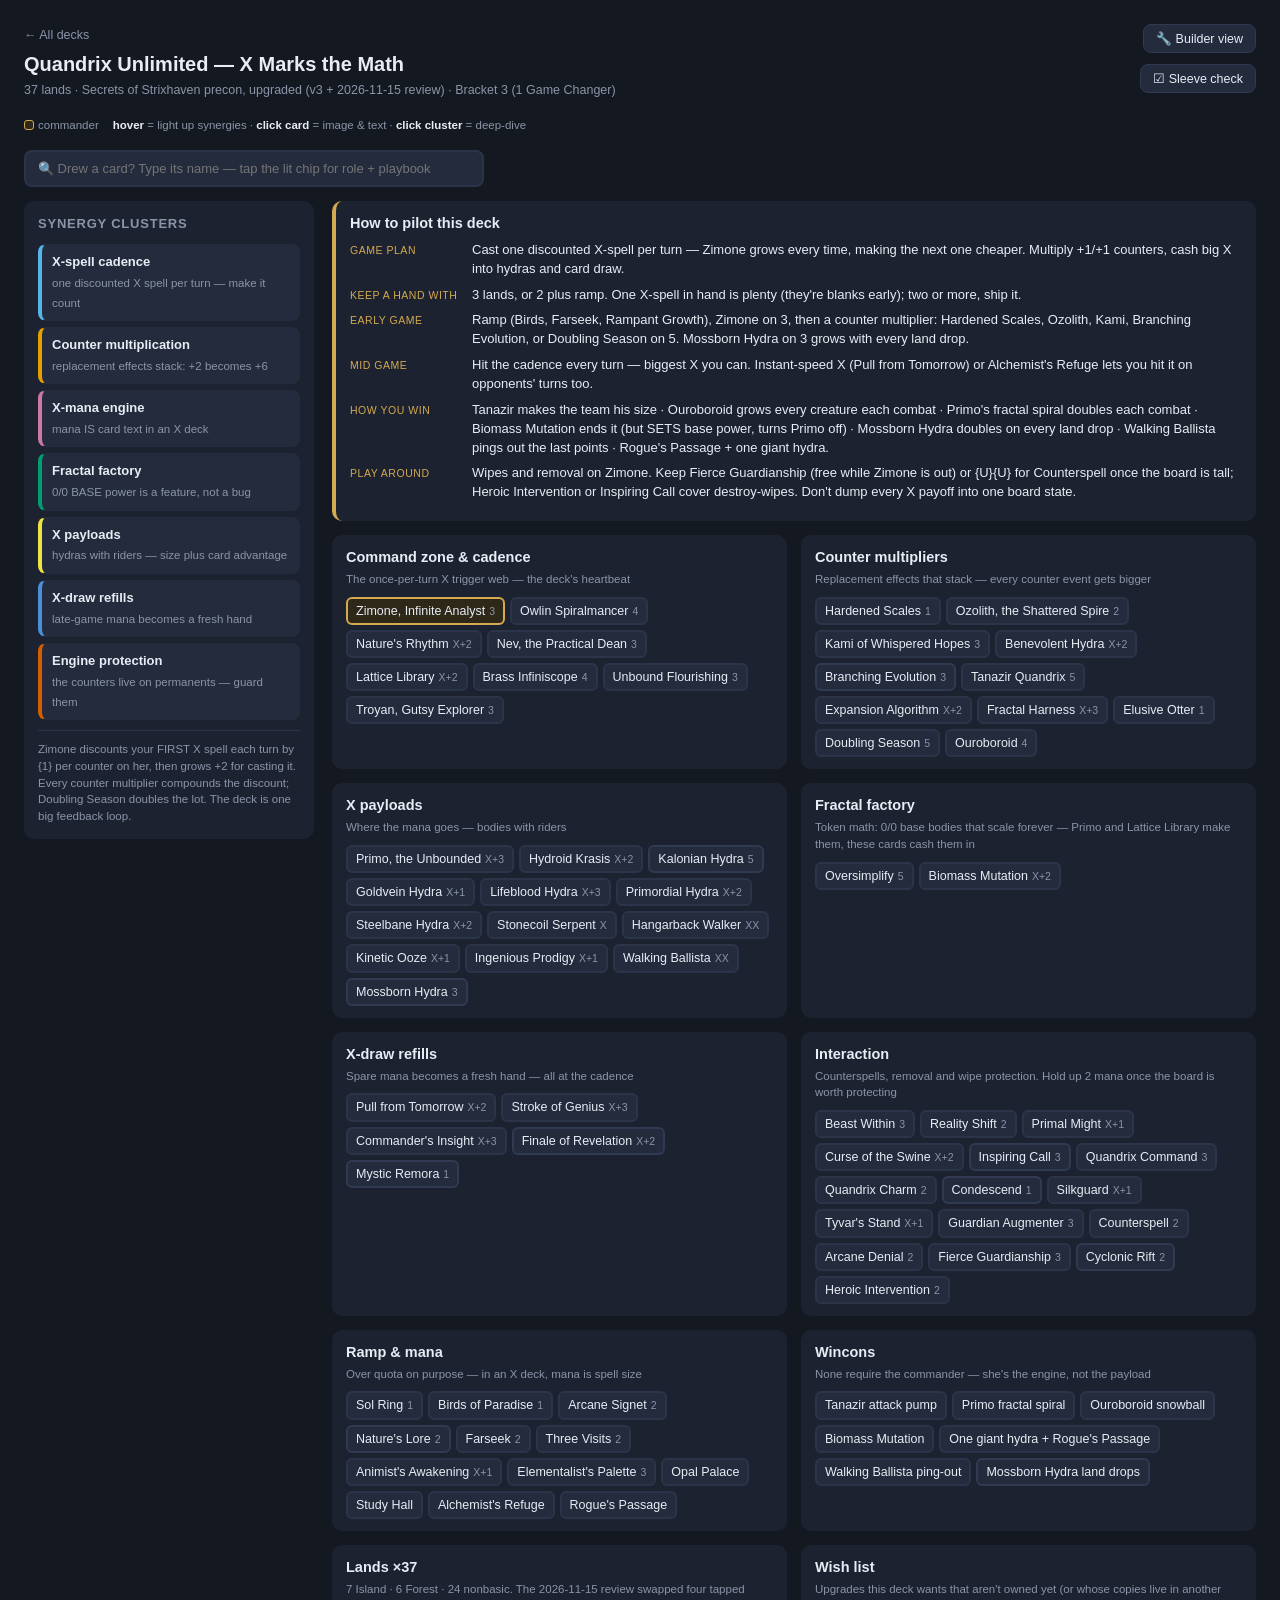
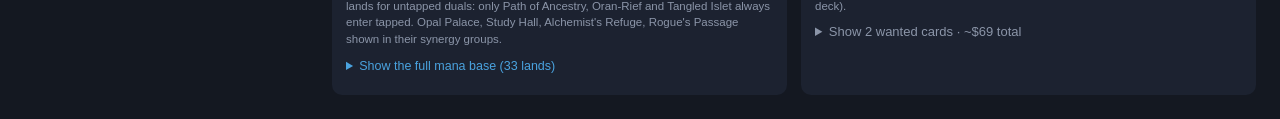
<file: decks/quandrix-unlimited.html>
<!DOCTYPE html>
<html lang="en">
<head>
<meta charset="UTF-8">
<meta name="viewport" content="width=device-width, initial-scale=1.0">
<title>Quandrix Unlimited — Deck Map</title>
<link rel="stylesheet" href="../style.css?v=20261125a">
</head>
<body>
<script type="application/json" id="deck-data">{
 "name": "Quandrix Unlimited — X Marks the Math",
 "slug": "quandrix-unlimited",
 "sub": "37 lands · Secrets of Strixhaven precon, upgraded (v3 + 2026-11-15 review) · Bracket 3 (1 Game Changer)",
 "revnote": "2026-11-15 post-con review: 8 swaps. Forgotten Ancient → Branching Evolution, Perplexing Test → Inspiring Call, Eureka Moment → Finale of Revelation, Open the Way → Mossborn Hydra (all owned), and four tapped lands → Breeding Pool, Flooded Grove, Dreamroot Cascade, Botanical Sanctum (buys). Still 1 Game Changer, Bracket 3, no infinite combos. 2026-11-25 stretch swaps: Zimone's Hypothesis → Cyclonic Rift. 2026-11-25 stretch swaps: Zimone, Quandrix Prodigy → Mystic Remora, The Goose Mother → Kalonian Hydra, Rampant Growth → Nature's Lore, Decisive Denial → Condescend.",
 "hint": "Zimone discounts your FIRST X spell each turn by {1} per counter on her, then grows +2 for casting it. Every counter multiplier compounds the discount; Doubling Season doubles the lot. The deck is one big feedback loop.",
 "manaNote": "Demand is close to even between green and blue, green slightly ahead, but most costs are X, so total lands matter more than color: play every land you draw and grab green first (the ramp spells cost G). Play Botanical Sanctum in your first three land drops and save Dreamroot Cascade for drop three or later so both enter untapped; Flooded Grove makes Lifeblood Hydra's GGG or Commander's Insight's UUU. Once the board is worth protecting, keep {U}{U} open for Counterspell.",
 "gameplan": {
  "plan": "Cast one discounted X-spell per turn — Zimone grows every time, making the next one cheaper. Multiply +1/+1 counters, cash big X into hydras and card draw.",
  "mull": "3 lands, or 2 plus ramp. One X-spell in hand is plenty (they're blanks early); two or more, ship it.",
  "early": "Ramp (Birds, Farseek, Rampant Growth), Zimone on 3, then a counter multiplier: Hardened Scales, Ozolith, Kami, Branching Evolution, or Doubling Season on 5. Mossborn Hydra on 3 grows with every land drop.",
  "mid": "Hit the cadence every turn — biggest X you can. Instant-speed X (Pull from Tomorrow) or Alchemist's Refuge lets you hit it on opponents' turns too.",
  "win": "Tanazir makes the team his size · Ouroboroid grows every creature each combat · Primo's fractal spiral doubles each combat · Biomass Mutation ends it (but SETS base power, turns Primo off) · Mossborn Hydra doubles on every land drop · Walking Ballista pings out the last points · Rogue's Passage + one giant hydra.",
  "fear": "Wipes and removal on Zimone. Keep Fierce Guardianship (free while Zimone is out) or {U}{U} for Counterspell once the board is tall; Heroic Intervention or Inspiring Call cover destroy-wipes. Don't dump every X payoff into one board state."
 },
 "clusters": [
  {
   "k": "firstx",
   "label": "X-spell cadence",
   "blurb": "one discounted X spell per turn — make it count",
   "how": "Zimone's discount and growth, Owlin Spiralmancer's copy, Nev's counters, Lattice Library's Fractal, and Brass Infiniscope's rider ALL key off 'your first spell with {X} in its mana cost each turn.' One cast, five payoffs — but only the first each turn.",
   "ex": "Zimone at 6 counters: cast Hydroid Krasis for X=9, paying {3} less than the mana you spent — Owlin copies it (another 9/9 flier + trigger), Nev gets 9 counters, Zimone grows to 8+. Next turn's X spell is cheaper again.",
   "why": "Cadence engines meter value per turn, not per card — instant-speed X spells and Alchemist's Refuge let you hit the cadence on opponents' turns too, doubling the engine."
  },
  {
   "k": "scale",
   "label": "Counter multiplication",
   "blurb": "replacement effects stack: +2 becomes +6",
   "how": "Hardened Scales, Ozolith the Shattered Spire, Kami of Whispered Hopes, Benevolent Hydra, Branching Evolution and Doubling Season are all REPLACEMENT effects that apply to the same counter event, one after another. The +1s add; Branching Evolution and Doubling Season double. You choose the order on your own permanents: add first, double last.",
   "ex": "Zimone triggers for +2. Scales makes it 3, Ozolith 4, Kami 5, Benevolent Hydra 6, Doubling Season 12, Branching Evolution 24. Ouroboroid puts its power in counters on every creature each combat, and each of those events gets the same treatment.",
   "why": "Evaluate engine pieces by what they multiply: a 1-mana enchantment that upgrades every counter event in a 40-counter game is worth more than a big one-shot."
  },
  {
   "k": "xmana",
   "label": "X-mana engine",
   "blurb": "mana IS card text in an X deck",
   "how": "Kami taps for mana equal to its own power (and it grows). Elementalist's Palette banks two charges per X spell and pays them all back. Troyan taps for {G}{U} restricted to X/5+ spells. Birds, Farseek and the land sorceries get you there early.",
   "ex": "Turn 7: Palette at 6 charges + Kami at 5 power + 7 lands = X=14 Pull from Tomorrow. Every extra mana source re-sizes every X card still in your hand.",
   "why": "X decks break the usual ramp quota on purpose — ramp isn't a means to cast your spells, it IS the size of your spells."
  },
  {
   "k": "fractal",
   "label": "Fractal factory",
   "blurb": "0/0 BASE power is a feature, not a bug",
   "how": "Fractal tokens are base 0/0. Counters make them huge but their BASE power stays 0. Primo triggers on 'creatures with base power 0 dealing combat damage': each hit creates a new Fractal sized by the damage. Lattice Library mints one per first X spell; Doubling Season makes two. Careful: Biomass Mutation SETS base power, turning Primo off.",
   "ex": "A 12/12 Fractal (base 0/0) connects: Primo makes a new Fractal with 12 counters. Two Fractals hit next turn — the board doubles every combat.",
   "why": "Rules precision opens synergies: 'base power' vs. 'power' looks like trivia until it's the difference between one token and an army."
  },
  {
   "k": "payload",
   "label": "X payloads",
   "blurb": "hydras with riders — size plus card advantage",
   "how": "Every X creature carries a rider so the mana buys more than stats: Goldvein leaves X Treasures when it dies, Lifeblood draws X, The Goose Mother banks Food for draws, Kinetic Ooze removes a permanent (and doubles counters at X≥10), Hangarback leaves Thopters, Walking Ballista turns counters into damage. Mossborn Hydra isn't an X spell, but it doubles on every land drop. Stonecoil's protection makes it the safest counter home. Never tutor them with Nature's Rhythm: they'd enter at X=0.",
   "ex": "Goldvein Hydra X=8 attacks with haste; if they kill it, you bank 8 Treasures — which pay for the next X spell and trigger the cadence again.",
   "why": "In big-mana decks, pick payoffs that convert size into CARDS when answered — that's how you lose a creature without losing a turn."
  },
  {
   "k": "draw",
   "label": "X-draw refills",
   "blurb": "late-game mana becomes a fresh hand",
   "how": "Pull from Tomorrow, Stroke of Genius, and Commander's Insight convert spare mana to cards at instant speed; Finale of Revelation does it at sorcery speed and at X≥10 untaps five lands (all trigger the cadence cluster). Ingenious Prodigy and Lifeblood Hydra draw off their counters, Inspiring Call draws one per countered creature; Reliquary Tower and Study Hall keep the haul.",
   "ex": "End of an opponent's turn: Pull from Tomorrow X=9 — nine cards, cadence triggered on their turn, your own turn's first-X discount still unused.",
   "why": "Engine decks stall when the hand empties; X draw is the perfect refill because it scales with exactly the resource you've been hoarding."
  },
  {
   "k": "protect",
   "label": "Engine protection",
   "blurb": "the counters live on permanents — guard them",
   "how": "All the deck's value is stored in +1/+1 counters on the board, so wipes hurt double. Counterspell, Arcane Denial and Fierce Guardianship (free while Zimone is out) stop wipes on the stack; Heroic Intervention and Inspiring Call save the board from destroy effects (Call also draws); Guardian Augmenter (flash) gives commanders hexproof; Silkguard and Tyvar's Stand save key creatures; Zimone's Hypothesis resets their board instead.",
   "ex": "Opponent casts a wrath with your board at 40 counters: Fierce Guardianship for free. No Guardianship? Inspiring Call in response: everything with a counter survives and you draw a card for each.",
   "why": "Counter decks bank value on the battlefield rather than in hand — budget protection slots the way spellslinger decks budget counterspells."
  }
 ],
 "lands": {
  "title": "Lands ×37",
  "desc": "7 Island · 6 Forest · 24 nonbasic. The 2026-11-15 review swapped four tapped lands for untapped duals: only Path of Ancestry, Oran-Rief and Tangled Islet always enter tapped. Opal Palace, Study Hall, Alchemist's Refuge, Rogue's Passage shown in their synergy groups.",
  "cards": [
   {
    "n": "Breeding Pool",
    "tip": "Untapped G/U if you pay 2 life. Forest Island type: Farseek and Three Visits can fetch it",
    "new": true
   },
   {
    "n": "Command Tower"
   },
   {
    "n": "Exotic Orchard"
   },
   {
    "n": "Fabled Passage",
    "tip": "Fetch: grab the color you're missing"
   },
   {
    "n": "Flooded Grove",
    "tip": "Filter land: turn one G or U into GG, GU or UU. Fixes Lifeblood Hydra (GGG) and Commander's Insight (UUU)",
    "new": true
   },
   {
    "n": "Hinterland Harbor"
   },
   {
    "n": "Oran-Rief, the Vastwood",
    "tip": "Free counter on new creatures — every multiplier applies"
   },
   {
    "n": "Overflowing Basin"
   },
   {
    "n": "Path of Ancestry"
   },
   {
    "n": "Dreamroot Cascade",
    "tip": "Untapped once you control two other lands. Hold it for land drop 3+",
    "new": true
   },
   {
    "n": "Rejuvenating Springs",
    "tip": "Untapped in any multiplayer game"
   },
   {
    "n": "Reliquary Tower",
    "tip": "Keep the whole Pull from Tomorrow haul"
   },
   {
    "n": "Sodden Verdure"
   },
   {
    "n": "Tangled Islet"
   },
   {
    "n": "Botanical Sanctum",
    "tip": "Untapped only as one of your first three lands. Play it early",
    "new": true
   },
   {
    "n": "Terramorphic Expanse"
   },
   {
    "n": "Turbulent Wilderness"
   },
   {
    "n": "Vineglimmer Snarl"
   },
   {
    "n": "Waterlogged Grove",
    "tip": "Untapped G/U for 1 life; flood late? Sac it for a card"
   },
   {
    "n": "Yavimaya Coast"
   },
   {
    "n": "Island",
    "count": 7
   },
   {
    "n": "Forest",
    "count": 6
   }
  ]
 },
 "groups": [
  {
   "title": "Command zone & cadence",
   "desc": "The once-per-turn X trigger web — the deck's heartbeat",
   "cards": [
    {
     "n": "Zimone, Infinite Analyst",
     "mv": 3,
     "cmdr": true,
     "tags": "firstx scale",
     "tip": "First X spell each turn: {1} off per counter on her, then +2 counters. Compounding discount"
    },
    {
     "n": "Owlin Spiralmancer",
     "mv": 4,
     "tags": "firstx",
     "tip": "Copies your first X spell each turn — same X, new targets"
    },
    {
     "n": "Nature's Rhythm",
     "mv": "X+2",
     "tags": "firstx scale",
     "tip": "Creature tutor straight to the battlefield (MV ≤ X). Never an X creature: it enters at X=0 and dies",
     "guide": [
      {
       "when": "Engine not online yet (X=3)",
       "get": "Kami of Whispered Hopes",
       "why": "Counter multiplier + ramp that grows with every counter event"
      },
      {
       "when": "Wide board, want it huge (X=4)",
       "get": "Ouroboroid",
       "why": "Each combat, every creature gets counters equal to Ouroboroid's power. Multipliers apply to each one"
      },
      {
       "when": "Holding a big X spell (X=4)",
       "get": "Owlin Spiralmancer",
       "why": "Copies your first X spell each turn. If Owlin is ALREADY out, Rhythm itself gets copied: two tutors"
      },
      {
       "when": "Want counters off every cadence (X=3)",
       "get": "Nev, the Practical Dean",
       "why": "X counters per first X spell plus trample for the team"
      },
      {
       "when": "Closing out the game (X=5)",
       "get": "Tanazir Quandrix",
       "why": "ETB doubles a creature's counters; attacks make the team his size"
      },
      {
       "when": "Early, want a threat (X=3)",
       "get": "Mossborn Hydra",
       "why": "Not an X creature, so it enters with its counter. Every land drop after that doubles it"
      },
      {
       "when": "Turn 2–3, need ramp (X=1)",
       "get": "Birds of Paradise",
       "why": "Cheap fix when the hand is all X spells and lands are short"
      },
      {
       "when": "WARNING: X creatures",
       "get": null,
       "why": "Hydras, Walking Ballista, Stonecoil, Hangarback, Primo, Hydroid Krasis: X counts as 0, so they enter as 0/0 and die. Hangarback leaves 0 Thopters, Krasis draws nothing"
      },
      {
       "when": "Late game, it's in the graveyard",
       "get": null,
       "why": "Harmonize for {X}{G}{G}{G}{G}: tap your biggest creature to cut the generic cost by its power"
      },
      {
       "when": "Timing",
       "get": null,
       "why": "It has {X} in its cost: it IS your first X spell for Zimone's discount, Nev, Lattice Library, etc. Don't waste the cadence on a small X"
      }
     ]
    },
    {
     "n": "Nev, the Practical Dean",
     "mv": 3,
     "tags": "firstx scale",
     "tip": "X counters on himself per first X spell; counter creatures get trample"
    },
    {
     "n": "Lattice Library",
     "mv": "X+2",
     "tags": "firstx fractal",
     "tip": "Fractal per first X spell, sized by its study counters"
    },
    {
     "n": "Brass Infiniscope",
     "mv": 4,
     "tags": "firstx xmana",
     "tip": "Taps for CC; next X spell this turn draws + gains half X life"
    },
    {
     "n": "Unbound Flourishing",
     "mv": 3,
     "tags": "firstx payload",
     "tip": "Doubles X on permanent spells; copies X instants/sorceries"
    },
    {
     "n": "Troyan, Gutsy Explorer",
     "mv": 3,
     "tags": "xmana draw",
     "tip": "Taps for GU (X/5+ spells only); loots for U"
    }
   ]
  },
  {
   "title": "Counter multipliers",
   "desc": "Replacement effects that stack — every counter event gets bigger",
   "cards": [
    {
     "n": "Hardened Scales",
     "mv": 1,
     "tags": "scale",
     "tip": "+1 per counter event on your creatures — 1 mana, all game"
    },
    {
     "n": "Ozolith, the Shattered Spire",
     "mv": 2,
     "tags": "scale",
     "tip": "+1 per counter event, artifacts too; activated counter placement"
    },
    {
     "n": "Kami of Whispered Hopes",
     "mv": 3,
     "tags": "scale xmana",
     "tip": "+1 per counter event AND taps for mana equal to its power"
    },
    {
     "n": "Benevolent Hydra",
     "mv": "X+2",
     "tags": "scale payload",
     "tip": "+1 per counter event on others; tap to move counters around"
    },
    {
     "n": "Branching Evolution",
     "mv": 3,
     "tags": "scale",
     "tip": "Doubles every +1/+1 counter put on your creatures. A second doubler next to Doubling Season: apply the +1s first, then both doublers",
     "guide": [
      {
       "when": "Ordering with the +1 effects",
       "get": "Hardened Scales",
       "why": "Apply Scales, Ozolith, Kami and Benevolent Hydra first, then Branching Evolution and Doubling Season last. Zimone's +2 with all of them out: (2+4)×2×2 = 24"
      },
      {
       "when": "X creatures and hydras",
       "get": "Walking Ballista",
       "why": "'Enters with X counters' counts as putting counters on it, so it doubles: Ballista X=3 enters with 6"
      },
      {
       "when": "What it doesn't do",
       "get": "Doubling Season",
       "why": "Only +1/+1 counters on creatures. No extra tokens, no other counter types: Doubling Season still does those. It's an enchantment, so Nature's Rhythm can't fetch it"
      }
     ],
     "new": true
    },
    {
     "n": "Tanazir Quandrix",
     "mv": 5,
     "tags": "scale fractal",
     "tip": "ETB: double a creature's counters; attack: team becomes his base P/T"
    },
    {
     "n": "Expansion Algorithm",
     "mv": "X+2",
     "tags": "scale firstx",
     "tip": "Proliferate X times — every multiplier applies each time"
    },
    {
     "n": "Fractal Harness",
     "mv": "X+3",
     "tags": "scale fractal",
     "tip": "Makes an X-counter Fractal, doubles its counters each attack"
    },
    {
     "n": "Elusive Otter",
     "name": "Elusive Otter // Grove's Bounty",
     "mv": 1,
     "tags": "scale",
     "tip": "Adventure: distribute X counters; body sneaks through small blockers"
    },
    {
     "n": "Doubling Season",
     "mv": 5,
     "tags": "scale fractal",
     "tip": "Doubles every counter AND token you make. With Scales: add the +1s first, THEN double",
     "guide": [
      {
       "when": "Ordering with Hardened Scales",
       "get": "Hardened Scales",
       "why": "Replacement effects on your permanents apply in the order YOU choose. Scales first, then double: +2 → 3 → 6 (the other way gives 5)"
      },
      {
       "when": "Full stack (Ozolith, Kami, Benevolent Hydra too)",
       "get": null,
       "why": "Apply every +1 effect first, Doubling Season (and Branching Evolution) LAST. Zimone's +2 becomes (2+4)×2 = 12, or 24 with Branching Evolution too"
      },
      {
       "when": "X creatures",
       "get": "Walking Ballista",
       "why": "Creatures entering with X counters get double: Ballista X=3 enters with 6. Its {4} pump gives 2"
      },
      {
       "when": "Tokens",
       "get": "Lattice Library",
       "why": "Two Fractals instead of one, and each one's counters are doubled. Also Primo's spiral, Hangarback Thopters, Goldvein Treasures"
      },
      {
       "when": "Nature's Rhythm can't fetch it",
       "get": null,
       "why": "It's an enchantment. Protect it like a commander: it's the deck's biggest multiplier"
      }
     ]
    },
    {
     "n": "Ouroboroid",
     "mv": 4,
     "tags": "scale payload",
     "tip": "Each of your combats: every creature you control gets counters equal to Ouroboroid's power. Grows itself too"
    }
   ]
  },
  {
   "title": "X payloads",
   "desc": "Where the mana goes — bodies with riders",
   "cards": [
    {
     "n": "Primo, the Unbounded",
     "mv": "X+3",
     "tags": "fractal payload",
     "tip": "Enters with 2X counters; base-0 creatures hitting players mint new Fractals"
    },
    {
     "n": "Hydroid Krasis",
     "mv": "X+2",
     "tags": "payload draw",
     "tip": "Cast trigger (uncounterable value): half X cards + half X life"
    },
    {
     "n": "Kalonian Hydra",
     "tip": "Doubles counters on every creature you control each attack. With Branching Evolution or Doubling Season, one swing ends the game (finite: once per attack)",
     "new": true,
     "mv": 5,
     "tags": "payload draw"
    },
    {
     "n": "Goldvein Hydra",
     "mv": "X+1",
     "tags": "payload",
     "tip": "Vigilance/trample/haste; dies into X Treasures — answered ≠ tempo loss"
    },
    {
     "n": "Lifeblood Hydra",
     "mv": "X+3",
     "tags": "payload draw",
     "tip": "Dies into X cards + X life"
    },
    {
     "n": "Primordial Hydra",
     "mv": "X+2",
     "tags": "payload scale",
     "tip": "Doubles its own counters every upkeep; trample at 10+"
    },
    {
     "n": "Steelbane Hydra",
     "mv": "X+2",
     "tags": "payload",
     "tip": "Remove a counter: destroy artifact/enchantment — repeatable answer"
    },
    {
     "n": "Stonecoil Serpent",
     "mv": "X",
     "tags": "payload",
     "tip": "Reach/trample/pro-multicolor — safest home for moved counters"
    },
    {
     "n": "Hangarback Walker",
     "mv": "XX",
     "tags": "payload fractal",
     "tip": "Dies into X Thopters; fine early play, fine late"
    },
    {
     "n": "Kinetic Ooze",
     "mv": "X+1",
     "tags": "payload",
     "tip": "ETB removal scaled by X; at X≥10 doubles counters on other creatures"
    },
    {
     "n": "Ingenious Prodigy",
     "mv": "X+1",
     "tags": "payload draw",
     "tip": "Skulk body that pays counters back as cards each upkeep"
    },
    {
     "n": "Walking Ballista",
     "mv": "XX",
     "tags": "payload scale",
     "tip": "Counters become pings: kill dorks, finish players, or dump it all in response to removal"
    },
    {
     "n": "Mossborn Hydra",
     "mv": 3,
     "tags": "payload scale",
     "tip": "3-mana trample hydra: enters with a +1/+1 counter and doubles its counters on every land you play or fetch. Each doubling is a counter event, so every multiplier makes it bigger. Fabled Passage = two doublings",
     "new": true
    }
   ]
  },
  {
   "title": "Fractal factory",
   "desc": "Token math: 0/0 base bodies that scale forever — Primo and Lattice Library make them, these cards cash them in",
   "cards": [
    {
     "n": "Oversimplify",
     "mv": 5,
     "tags": "fractal",
     "tip": "Exile ALL creatures (yours too) → everyone gets one Fractal; yours rebuilds biggest"
    },
    {
     "n": "Biomass Mutation",
     "mv": "X+2",
     "tags": "fractal",
     "tip": "Team becomes X/X — wins on the spot, but SETS base power: turns Primo off"
    }
   ]
  },
  {
   "title": "X-draw refills",
   "desc": "Spare mana becomes a fresh hand — all at the cadence",
   "cards": [
    {
     "n": "Pull from Tomorrow",
     "mv": "X+2",
     "tags": "draw firstx",
     "tip": "Instant X draw — cast it on an opponent's turn to double the cadence"
    },
    {
     "n": "Stroke of Genius",
     "mv": "X+3",
     "tags": "draw firstx",
     "tip": "Instant X draw; can target opponents (politics or deck-out)"
    },
    {
     "n": "Commander's Insight",
     "mv": "X+3",
     "tags": "draw firstx",
     "tip": "X cards +1 per commander recast — scales with your own casualties"
    },
    {
     "n": "Finale of Revelation",
     "mv": "X+2",
     "tags": "draw firstx",
     "tip": "Sorcery: draw X. At X≥10 it also shuffles your graveyard into your library, untaps up to five lands and removes your maximum hand size for the game. Exiles itself",
     "guide": [
      {
       "when": "X under 10",
       "get": null,
       "why": "Plain draw X. It still counts as your first X spell (Zimone, Owlin, Nev, Lattice Library). If you can wait, Pull from Tomorrow does the same at instant speed"
      },
      {
       "when": "X = 10 or more",
       "get": null,
       "why": "Draw X, untap five lands and spend them on a second spell this turn. No hand-size limit afterwards, so no discarding the haul"
      },
      {
       "when": "Owlin Spiralmancer or Unbound Flourishing out",
       "get": "Owlin Spiralmancer",
       "why": "The copy keeps the same X: draw X twice, and at X≥10 the copy untaps five more lands"
      },
      {
       "when": "After it resolves",
       "get": null,
       "why": "It exiles itself: one use per game, so save it for a big X"
      }
     ],
     "new": true
    },
    {
     "n": "Mystic Remora",
     "tip": "Cheap draw engine. Goes in over the precon 2-drop rather than Commander's Insight, because Insight is an X spell that feeds the engine. Alania's copy stays with Alania",
     "new": true,
     "mv": 1,
     "tags": "draw xmana"
    }
   ]
  },
  {
   "title": "Interaction",
   "desc": "Counterspells, removal and wipe protection. Hold up 2 mana once the board is worth protecting",
   "cards": [
    {
     "n": "Beast Within",
     "mv": 3,
     "tags": "protect",
     "tip": "Any permanent → 3/3; the deck's best catch-all"
    },
    {
     "n": "Reality Shift",
     "mv": 2,
     "tip": "2-mana instant: exile a creature; its controller manifests the top card (a 2/2). Exile beats indestructible.",
     "tags": "protect"
    },
    {
     "n": "Primal Might",
     "mv": "X+1",
     "tags": "payload",
     "tip": "X pump + fight — removal that scales with your mana"
    },
    {
     "n": "Curse of the Swine",
     "mv": "X+2",
     "tags": "payload",
     "tip": "Exile X creatures — hits indestructible, beats death triggers"
    },
    {
     "n": "Inspiring Call",
     "mv": 3,
     "tags": "protect draw",
     "tip": "Instant: draw a card for each creature you control with a +1/+1 counter; those creatures gain indestructible until end of turn. Wipe protection and a refill in one card",
     "guide": [
      {
       "when": "Opponent casts a destroy-wipe",
       "get": null,
       "why": "Cast it in response: every creature with a counter survives AND you draw a card for each. Creatures without counters (Birds, plain tokens) still die"
      },
      {
       "when": "Exile, bounce or -X/-X wipe",
       "get": "Counterspell",
       "why": "Indestructible doesn't stop those, and neither does Heroic Intervention. Counter the wipe instead"
      },
      {
       "when": "Nothing to protect against",
       "get": null,
       "why": "End of an opponent's turn it's just instant draw: 3 mana, one card per creature with a counter"
      }
     ],
     "new": true
    },
    {
     "n": "Quandrix Command",
     "mv": 3,
     "tags": "protect scale",
     "tip": "Choose two: bounce a creature/planeswalker · counter an artifact/enchantment spell · two +1/+1 counters · shuffle 3 graveyard cards back",
     "guide": [
      {
       "when": "Protecting your board from an artifact/enchantment answer",
       "get": null,
       "why": "Counter it + put two +1/+1 counters on your best creature (counter multipliers grow those)"
      },
      {
       "when": "A blocker or planeswalker is in the way",
       "get": null,
       "why": "Bounce it + two counters on your attacker, then swing"
      },
      {
       "when": "Opponent's graveyard deck (reanimator, flashback)",
       "get": null,
       "why": "Shuffle their 3 best graveyard cards away as one of the two modes"
      }
     ]
    },
    {
     "n": "Quandrix Charm",
     "mv": 2,
     "tags": "protect scale",
     "tip": "One of: counter a spell unless they pay {2} · destroy an enchantment · a creature becomes base 5/5 until end of turn",
     "guide": [
      {
       "when": "Opponent tapped low casts something scary",
       "get": null,
       "why": "Soft counter: unless they pay {2}. Weak late, when they have spare mana"
      },
      {
       "when": "A Fractal or 0/0-based token needs to survive or hit",
       "get": null,
       "why": "Base 5/5 mode; your +1/+1 counters still apply on top"
      },
      {
       "when": "Opponent's enchantment is the problem",
       "get": null,
       "why": "Destroy target enchantment"
      },
      {
       "when": "Their huge creature is attacking or blocking",
       "get": null,
       "why": "Make it base 5/5 to shrink it before combat damage"
      }
     ]
    },
    {
     "n": "Condescend",
     "tip": "X counterspell: triggers the whole cadence package, Owlin copies it, scry 2",
     "new": true,
     "mv": 1,
     "tags": "protect"
    },
    {
     "n": "Silkguard",
     "mv": "X+1",
     "tags": "protect scale",
     "tip": "Hexproof X targets AND a counter each — protection that feeds the engine"
    },
    {
     "n": "Tyvar's Stand",
     "mv": "X+1",
     "tags": "protect",
     "tip": "Hexproof/indestructible + X pump at instant speed"
    },
    {
     "n": "Guardian Augmenter",
     "mv": 3,
     "tags": "protect",
     "tip": "FLASH: commanders get hexproof +2/+2 — Zimone insurance"
    },
    {
     "n": "Counterspell",
     "mv": 2,
     "tags": "protect",
     "tip": "Hard counter for anything that threatens the board"
    },
    {
     "n": "Arcane Denial",
     "mv": 2,
     "tags": "protect",
     "tip": "2-mana hard counter; they get 2 cards, you get 1. Save it for game-changing spells"
    },
    {
     "n": "Fierce Guardianship",
     "mv": 3,
     "tags": "protect",
     "tip": "FREE while Zimone is on the battlefield: counter a noncreature spell",
     "guide": [
      {
       "when": "Board wipe aimed at your counters",
       "get": null,
       "why": "The best use: costs nothing if you control a commander, so you can tap out for X and still hold it"
      },
      {
       "when": "Removal on Zimone",
       "get": null,
       "why": "Keeps the discount engine and her counters alive"
      },
      {
       "when": "Zimone is in the command zone",
       "get": null,
       "why": "It costs {2}{U} then. Recast Zimone first if you can"
      }
     ]
    },
    {
     "n": "Cyclonic Rift",
     "tip": "The one-sided wipe the deck lost to Galadriel (both b19 copies are taken: Galadriel and Aloy). Game Changer #2, still Bracket 3",
     "new": true,
     "mv": 2,
     "tags": "protect"
    },
    {
     "n": "Heroic Intervention",
     "mv": 2,
     "tags": "protect",
     "tip": "Instant: everything you control gets hexproof + indestructible. Answers destroy-wipes"
    }
   ]
  },
  {
   "title": "Ramp & mana",
   "desc": "Over quota on purpose — in an X deck, mana is spell size",
   "cards": [
    {
     "n": "Sol Ring",
     "mv": 1,
     "tags": "xmana"
    },
    {
     "n": "Birds of Paradise",
     "mv": 1,
     "tags": "xmana",
     "tip": "Turn-1 dork, any color. Flying chump-blocker in a pinch"
    },
    {
     "n": "Arcane Signet",
     "mv": 2,
     "tags": "xmana"
    },
    {
     "n": "Nature's Lore",
     "tip": "Untapped Forest fetch that can grab Breeding Pool (your copy moved to Garfield). Buy a second copy to restore",
     "new": true,
     "mv": 2,
     "tags": "xmana"
    },
    {
     "n": "Farseek",
     "mv": 2,
     "tags": "xmana",
     "tip": "Fetches any Island-typed land tapped: Breeding Pool, Sodden Verdure, Turbulent Wilderness, Tangled Islet or a basic Island",
     "guide": [
      {
       "when": "Breeding Pool still in your library",
       "get": "Breeding Pool",
       "why": "Best target. It arrives tapped anyway, so don't pay the 2 life"
      },
      {
       "when": "Pool already out",
       "get": null,
       "why": "Sodden Verdure or Turbulent Wilderness (both Forest Island), otherwise a basic Island"
      }
     ]
    },
    {
     "n": "Three Visits",
     "mv": 2,
     "tags": "xmana",
     "tip": "Fetch a Forest-typed land onto the battlefield untapped. Best ramp in the 99",
     "guide": [
      {
       "when": "Breeding Pool still in your library",
       "get": "Breeding Pool",
       "why": "Three Visits puts it in untapped if you pay 2 life: an extra G or U this turn"
      },
      {
       "when": "Pool already out",
       "get": null,
       "why": "Sodden Verdure or Turbulent Wilderness (Forest Island) to keep both colors, or a basic Forest"
      }
     ]
    },
    {
     "n": "Animist's Awakening",
     "mv": "X+1",
     "tags": "xmana firstx",
     "tip": "Top-X lands to battlefield; spell mastery untaps them"
    },
    {
     "n": "Elementalist's Palette",
     "mv": 3,
     "tags": "xmana firstx",
     "tip": "2 charges per X cast; taps for ALL charges toward X costs"
    },
    {
     "n": "Opal Palace",
     "tags": "scale",
     "tip": "Zimone re-enters with +1/+1 counters per prior cast — commander-tax insurance"
    },
    {
     "n": "Study Hall",
     "tags": "draw",
     "tip": "Scry X on commander casts"
    },
    {
     "n": "Alchemist's Refuge",
     "tags": "firstx",
     "tip": "Flash for everything — cast X spells on opponents' turns"
    },
    {
     "n": "Rogue's Passage",
     "tags": "payload",
     "tip": "Unblockable 20/20 hydra = a kill"
    }
   ]
  },
  {
   "title": "Wincons",
   "desc": "None require the commander — she's the engine, not the payload",
   "cards": [
    {
     "n": "Tanazir attack pump",
     "name": null,
     "tags": "fractal scale",
     "tip": "Team's base P/T becomes Tanazir's — 1/1 tokens swing as 8/8s"
    },
    {
     "n": "Primo fractal spiral",
     "name": null,
     "tags": "fractal",
     "tip": "Each base-0 hit mints a damage-sized Fractal — doubles every combat"
    },
    {
     "n": "Ouroboroid snowball",
     "name": null,
     "tags": "scale payload",
     "tip": "Every combat the whole team grows by Ouroboroid's power. With Doubling Season it doubles"
    },
    {
     "n": "Biomass Mutation",
     "name": null,
     "tags": "fractal",
     "tip": "X=12 with a wide board ends games"
    },
    {
     "n": "One giant hydra + Rogue's Passage",
     "name": null,
     "tags": "payload",
     "tip": "Commander damage isn't the plan — 21 generic trample damage is"
    },
    {
     "n": "Walking Ballista ping-out",
     "name": null,
     "tags": "payload scale",
     "tip": "Big X Ballista with Doubling Season: counters become direct damage to finish players"
    },
    {
     "n": "Mossborn Hydra land drops",
     "name": null,
     "tags": "payload scale",
     "tip": "Doubles on every land drop; with Doubling Season or Branching Evolution out each drop triples it. Trample gets it through",
     "new": true
    }
   ]
  }
 ],
 "pulled": {
  "title": "Pulled in the 2026-11-15 review",
  "desc": "Precon filler and four tapped lands out. The four spell replacements are owned (library b26/b19); the four lands are buys",
  "cards": [
   {
    "n": "Forgotten Ancient",
    "mv": 4,
    "tip": "→ replaced by Branching Evolution (2026-11-15 review)"
   },
   {
    "n": "Perplexing Test",
    "mv": 5,
    "tip": "→ replaced by Inspiring Call (2026-11-15 review)"
   },
   {
    "n": "Eureka Moment",
    "mv": 4,
    "tip": "→ replaced by Finale of Revelation (2026-11-15 review)"
   },
   {
    "n": "Open the Way",
    "mv": "X+2",
    "tip": "→ replaced by Mossborn Hydra (2026-11-15 review)"
   },
   {
    "n": "Thornwood Falls",
    "tip": "→ replaced by Breeding Pool (2026-11-15 review)"
   },
   {
    "n": "Thriving Grove",
    "tip": "→ replaced by Flooded Grove (2026-11-15 review)"
   },
   {
    "n": "Rain-Slicked Copse",
    "tip": "→ replaced by Dreamroot Cascade (2026-11-15 review)"
   },
   {
    "n": "Temple of Mystery",
    "tip": "→ replaced by Botanical Sanctum (2026-11-15 review)"
   },
   {
    "n": "Zimone's Hypothesis",
    "mv": 5,
    "tags": "protect",
    "tip": "Optionally add a +1/+1 counter to make your key creature's power odd or even, then bounce every creature with the other parity. One-sided board reset if you set it up."
   },
   {
    "n": "Zimone, Quandrix Prodigy",
    "mv": 2,
    "tags": "draw xmana",
    "tip": "Tap: extra land drop; late: draw 2 at 8+ lands"
   },
   {
    "n": "The Goose Mother",
    "mv": "X+2",
    "tags": "payload draw",
    "tip": "Half X Food on ETB; sac Food on attack to draw"
   },
   {
    "n": "Rampant Growth",
    "mv": 2,
    "tip": "2-mana ramp: a basic onto the battlefield tapped.",
    "tags": "xmana"
   },
   {
    "n": "Decisive Denial",
    "mv": 2,
    "tags": "protect",
    "tip": "Fight, OR counter a noncreature spell unless they pay {3}"
   }
  ]
 },
 "wishlist": [
  {
   "n": "Rhystic Study (GC)",
   "name": "Rhystic Study",
   "replaces": "Commander's Insight",
   "why": "Draw engine. Review: not worth it now for a secondary deck; Mystic Remora covers most of the job",
   "price": "68.30",
   "status": "hold"
  },
  {
   "n": "Rapid Hybridization",
   "name": "Rapid Hybridization",
   "replaces": "Reality Shift",
   "why": "1-mana removal (your copy moved to Galadriel). Review: a sideways move, Reality Shift exiles and does the same job",
   "price": "1.10",
   "status": "hold"
  }
 ]
}</script>
<script src="../viewer.js?v=20261125a"></script>
</body>
</html>
</file>
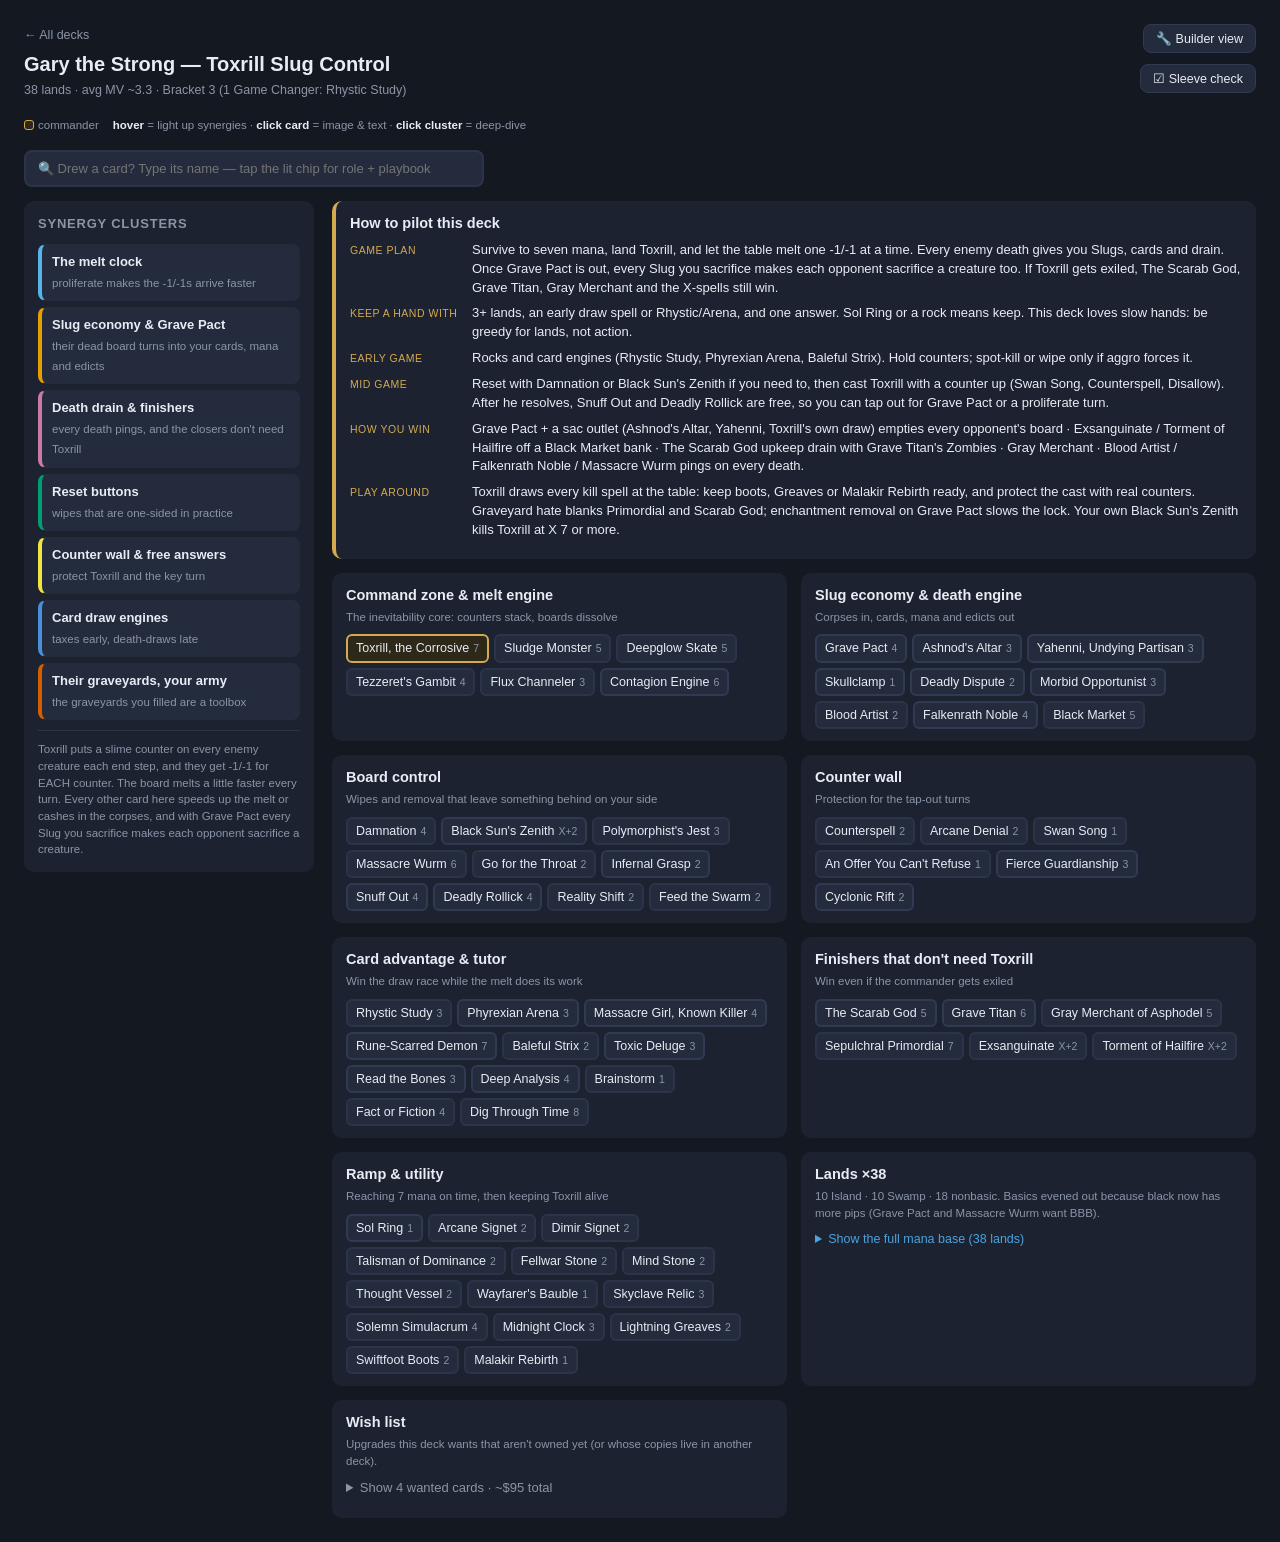
<file: decks/toxrill-slug-control.html>
<!DOCTYPE html>
<html lang="en">
<head>
<meta charset="UTF-8">
<meta name="viewport" content="width=device-width, initial-scale=1.0">
<title>Toxrill Slug Control — Deck Map</title>
<link rel="stylesheet" href="../style.css?v=20261125a">
</head>
<body>
<script type="application/json" id="deck-data">{"name": "Gary the Strong — Toxrill Slug Control", "slug": "toxrill-slug-control", "sub": "38 lands · avg MV ~3.3 · Bracket 3 (1 Game Changer: Rhystic Study)", "revnote": "2026-11-15 post-con rebuild: the box lost its drain finish (Konrad, Deluge, Skullclamp, Bastion, Sheoldred's Edict gone). Diff is vs. the physical box: in come the owned library pulls (Grave Pact, Scarab God, Grave Titan, Yahenni, Ashnod's Altar, Snuff Out, Black Sun's Zenith...) plus 2 buys (Skullclamp, Falkenrath Noble); Gray Merchant, Massacre Wurm, Night's Whisper and Go for the Throat are back from Sifa. Basics 13/8 → 10/10. 2026-11-25 stretch swaps: Night's Whisper → Toxic Deluge, Mystic Confluence → Cyclonic Rift, Disallow → Fierce Guardianship.", "manaNote": "Black is the main color now: Grave Pact and Massacre Wurm want BBB and Toxrill BB, so aim for three black sources by turn 5. Blue is for counters and draw; one or two blue sources is enough early. You need a Swamp out to cast Snuff Out for free.", "hint": "Toxrill puts a slime counter on every enemy creature each end step, and they get -1/-1 for EACH counter. The board melts a little faster every turn. Every other card here speeds up the melt or cashes in the corpses, and with Grave Pact every Slug you sacrifice makes each opponent sacrifice a creature.", "gameplan": {"plan": "Survive to seven mana, land Toxrill, and let the table melt one -1/-1 at a time. Every enemy death gives you Slugs, cards and drain. Once Grave Pact is out, every Slug you sacrifice makes each opponent sacrifice a creature too. If Toxrill gets exiled, The Scarab God, Grave Titan, Gray Merchant and the X-spells still win.", "mull": "3+ lands, an early draw spell or Rhystic/Arena, and one answer. Sol Ring or a rock means keep. This deck loves slow hands: be greedy for lands, not action.", "early": "Rocks and card engines (Rhystic Study, Phyrexian Arena, Baleful Strix). Hold counters; spot-kill or wipe only if aggro forces it.", "mid": "Reset with Damnation or Black Sun's Zenith if you need to, then cast Toxrill with a counter up (Swan Song, Counterspell, Disallow). After he resolves, Snuff Out and Deadly Rollick are free, so you can tap out for Grave Pact or a proliferate turn.", "win": "Grave Pact + a sac outlet (Ashnod's Altar, Yahenni, Toxrill's own draw) empties every opponent's board · Exsanguinate / Torment of Hailfire off a Black Market bank · The Scarab God upkeep drain with Grave Titan's Zombies · Gray Merchant · Blood Artist / Falkenrath Noble / Massacre Wurm pings on every death.", "fear": "Toxrill draws every kill spell at the table: keep boots, Greaves or Malakir Rebirth ready, and protect the cast with real counters. Graveyard hate blanks Primordial and Scarab God; enchantment removal on Grave Pact slows the lock. Your own Black Sun's Zenith kills Toxrill at X 7 or more."}, "clusters": [{"k": "slime", "label": "The melt clock", "blurb": "proliferate makes the -1/-1s arrive faster", "how": "Toxrill's counters stack: one end step under him every enemy creature has -1/-1, then -2/-2, then -3/-3. Proliferate adds another counter to everything that already has one, so it speeds the clock up. Your proliferate: Flux Channeler (every noncreature spell you cast), Tezzeret's Gambit, Contagion Engine (proliferate twice, every turn) and Deepglow Skate (doubles counters). Proliferate lets you choose, so pick only enemy creatures. Sludge Monster's counters are also called slime, so Toxrill reads them too. Black Sun's Zenith and Contagion Engine put -1/-1 counters down that proliferate grows the same way.", "ex": "End step: everyone's creatures get counter #2. On your turn Deepglow Skate doubles all the slime, so it's -4/-4. Most of the table's creatures die at once, each one gives you a Slug, and Massacre Girl draws you a card per death.", "why": "Counter names are rules text: two cards that use the same counter name power each other up. Read the counter, not just the effect."}, {"k": "slugs", "label": "Slug economy & Grave Pact", "blurb": "their dead board turns into your cards, mana and edicts", "how": "Every enemy creature that dies with slime on it becomes a 1/1 Slug for you. Toxrill turns Slugs into cards ({U}{B}, sacrifice a Slug: draw). GRAVE PACT closes the loop: a sacrificed Slug is a creature you control dying, so each other player sacrifices a creature. If theirs had slime on it (almost all do after one end step), you get a new Slug. Free sac outlets make it run without {U}{B}: Ashnod's Altar (sacrifice for {C}{C}) and Yahenni (sacrifice for indestructible). Skullclamp kills a Slug for {1} and draws 2. Deadly Dispute sacrifices one at instant speed. Black Market banks a {B} for every death, Morbid Opportunist draws once a turn.", "ex": "Toxrill + Grave Pact + Ashnod's Altar, 3 Slugs: sacrifice a Slug to the Altar ({C}{C}), each opponent sacrifices a slimed creature, you get 3 new Slugs. Keep going until their boards are empty, then spend the colorless mana on Exsanguinate. Blood Artist and Falkenrath Noble drain on every death.", "why": "A sacrifice outlet plus a 'when yours dies' payoff turns a self-replacing token into repeatable removal. It ends when their creatures run out, so it's a lock, not an infinite combo."}, {"k": "drain", "label": "Death drain & finishers", "blurb": "every death pings, and the closers don't need Toxrill", "how": "Blood Artist and Falkenrath Noble drain 1 on any creature death. Massacre Wurm makes each opponent lose 2 per creature of theirs that dies while it lives. Toxrill and Grave Pact kill something every turn, so these trigger constantly. To finish: Gray Merchant drains your devotion to black, The Scarab God drains each upkeep per Zombie (Grave Titan makes Zombies, so does Scarab God), and Exsanguinate or Torment of Hailfire turn a Black Market bank into a lethal X.", "ex": "Damnation with Blood Artist and Falkenrath Noble out: 8 creatures die, so 16 drain triggers you split across the table before you untap. Next turn Gray Merchant at devotion 8 ends someone.", "why": "A commander deck needs at least two ways to win that survive the commander being exiled. Passive drain makes every wipe a burn spell too."}, {"k": "wipes", "label": "Reset buttons", "blurb": "wipes that are one-sided in practice", "how": "Damnation is the clean reset. Black Sun's Zenith puts -1/-1 counters on everything, which proliferate then grows on their side only. Contagion Engine puts a -1/-1 counter on every creature one player controls. Massacre Wurm shrinks only their side. Polymorphist's Jest is secretly a wipe: their board becomes 1/1 Frogs, so one slime counter kills them all. You lose 1/1 Slugs that Toxrill makes again; they lose real cards. Wipes that shrink toughness (Zenith, Wurm, Jest, Engine) draw off Massacre Girl; Damnation doesn't.", "ex": "An opponent goes wide: Jest their board in response to Toxrill's end-step trigger. The trigger puts slime on the 1/1 Frogs, they all die, and you get that many Slugs.", "why": "Judge symmetric effects by what each side rebuilds with. The card is symmetric, the table isn't."}, {"k": "protect", "label": "Counter wall & free answers", "blurb": "protect Toxrill and the key turn", "how": "Counterspell, Arcane Denial, Swan Song, An Offer You Can't Refuse, Disallow and Mystic Confluence handle the turn you cast Toxrill. Two answers cost no mana: Snuff Out (pay 4 life if you control a Swamp; nonblack creature) and Deadly Rollick (free while you control your commander; exile any creature). So you can tap out and still have removal. Go for the Throat, Infernal Grasp and Reality Shift are the cheap spot removal; Boots, Greaves and Malakir Rebirth keep him alive.", "ex": "You tap out for Toxrill on 7 with Swan Song up. Next turn someone casts a big threat: Deadly Rollick exiles it for nothing, and Snuff Out handles the next one for 4 life. All your mana stays open for counters.", "why": "A 7-mana commander is a 7-mana question. Budget interaction for the turn you tap out, then prefer free spells."}, {"k": "value", "label": "Card draw engines", "blurb": "taxes early, death-draws late", "how": "Early: Rhystic Study taxes every opponent's spell, Phyrexian Arena draws every upkeep, Night's Whisper and Read the Bones refill. Late: MASSACRE GIRL draws whenever an opponent's creature dies with toughness below 1, which is exactly how Toxrill kills (his -1/-1s drop toughness to 0). Slime, Massacre Wurm, Black Sun's Zenith, Contagion Engine and Jest+slime all count; destroy, edicts and Grave Pact sacrifices don't. Morbid Opportunist draws once per turn off any death, Skullclamp turns each Slug into 2 cards, and Rune-Scarred Demon finds whatever piece you're missing.", "ex": "Toxrill's end-step counter kills three X/1s: Massacre Girl draws 3, Morbid Opportunist draws 1, and Toxrill makes 3 Slugs to sacrifice for more.", "why": "In a slow control deck, the early game is won by drawing more than everyone else. Late, make the board-melt itself refill your hand."}, {"k": "steal", "label": "Their graveyards, your army", "blurb": "the graveyards you filled are a toolbox", "how": "All those wipes and edicts fill graveyards. Sepulchral Primordial returns a creature from EACH opponent's graveyard onto your battlefield. The Scarab God ({2}{U}{B}) exiles a creature card from any graveyard and makes a 4/4 Zombie copy of it, and every Zombie adds to its upkeep drain. When Scarab God dies it goes back to your hand.", "ex": "After two wipes, The Scarab God copies the table's best dead creature each turn as a 4/4 Zombie. With Grave Titan's two Zombies out, that's 4+ life from each opponent every upkeep.", "why": "Graveyards are a shared resource. Decks that fill them should also be the decks that shop there."}], "groups": [{"title": "Command zone & melt engine", "desc": "The inevitability core: counters stack, boards dissolve", "cards": [{"n": "Toxrill, the Corrosive", "mv": 7, "tags": "slime slugs", "tip": "Slime counter on every enemy creature each end step; they get -1/-1 per counter; their slimed deaths = your Slugs; {U}{B}, sacrifice a Slug: draw", "cmdr": true, "print": "sld/1929"}, {"n": "Sludge Monster", "mv": 5, "tags": "slime", "tip": "Its slime counters feed Toxrill's -1/-1 too, and turn the target into a vanilla 2/2"}, {"n": "Deepglow Skate", "mv": 5, "tags": "slime", "tip": "ETB: doubles every counter on the permanents you pick. Pick enemy creatures with slime and most of the table dies"}, {"n": "Tezzeret's Gambit", "mv": 4, "tags": "slime value", "tip": "Draw 2 + proliferate (pay 2 life instead of {U})"}, {"n": "Flux Channeler", "mv": 3, "tags": "slime", "tip": "Proliferates every time you cast a noncreature spell, and that's most of this deck"}, {"n": "Contagion Engine", "mv": 6, "tags": "slime wipes", "tip": "ETB: -1/-1 counter on each creature one player controls. Then {4},{T}: proliferate twice, every turn", "new": true, "guide": [{"when": "Default ETB target", "get": null, "why": "The opponent with the most small creatures, or whose board already has slime. The -1/-1 counter stacks with Toxrill's static, so X/1s and slimed creatures die now and give you Slugs"}, {"when": "Massacre Girl is out", "get": "Massacre Girl, Known Killer", "why": "Every creature dropped to 0 toughness draws you a card, so aim at the widest board"}, {"when": "Never target yourself", "get": null, "why": "Your 1/1 Slugs (and Blood Artist) die to it"}, {"when": "Later turns: activate", "get": "Toxrill, the Corrosive", "why": "{4},{T}: proliferate twice = two extra slime counters on every enemy creature. Pick only enemy creatures (and Midnight Clock if you want the refill sooner)"}]}]}, {"title": "Slug economy & death engine", "desc": "Corpses in, cards, mana and edicts out", "cards": [{"n": "Grave Pact", "mv": 4, "tags": "slugs wipes", "tip": "Whenever a creature you control dies, each other player sacrifices a creature. Every Slug you sacrifice is an edict, and their slimed creature comes back to you as a new Slug", "new": true}, {"n": "Ashnod's Altar", "mv": 3, "tags": "slugs", "tip": "Sacrifice outlet: sacrifice a creature, add {C}{C}. Instant speed, no mana needed. With Grave Pact each Slug = edict + 2 mana toward Exsanguinate or Torment", "new": true}, {"n": "Yahenni, Undying Partisan", "mv": 3, "tags": "slugs", "tip": "Free sac outlet (sacrifice another creature: indestructible), haste, and +1/+1 counter whenever an opponent's creature dies. Survives your own wipes if you feed it a Slug", "new": true}, {"n": "Skullclamp", "mv": 1, "tags": "slugs value", "tip": "Equip {1} to a 1/1 Slug: +1/-1 kills it, you draw 2, and Grave Pact makes everyone sacrifice. Repeat each Slug. (Buy pending)", "new": true}, {"n": "Deadly Dispute", "mv": 2, "tags": "slugs value", "tip": "2-mana instant: sacrifice a Slug (or an artifact), draw 2 and make a Treasure. Triggers Grave Pact", "new": true}, {"n": "Morbid Opportunist", "mv": 3, "tags": "slugs value", "tip": "Draws a card the first time other creatures die each turn (anyone's, any turn)", "new": true}, {"n": "Blood Artist", "mv": 2, "tags": "slugs drain", "tip": "Whenever it or another creature dies: target player loses 1, you gain 1"}, {"n": "Falkenrath Noble", "mv": 4, "tags": "slugs drain", "tip": "Flier. Whenever it or another creature dies: target player loses 1, you gain 1. A second Blood Artist for the melt. (Buy pending)", "new": true}, {"n": "Black Market", "mv": 5, "tags": "slugs drain", "tip": "Charge counter per creature death; adds that much {B} at your first main phase, every turn. Pays for Torment/Exsanguinate"}]}, {"title": "Board control", "desc": "Wipes and removal that leave something behind on your side", "cards": [{"n": "Damnation", "mv": 4, "tags": "wipes", "tip": "Clean destroy-all reset. Cast it BEFORE Toxrill, or accept recasting him"}, {"n": "Black Sun's Zenith", "mv": "X+2", "tags": "wipes slime", "tip": "X -1/-1 counters on EVERY creature (yours too), then it shuffles back into your library. Proliferate grows the counters on theirs only", "new": true, "guide": [{"when": "Before Toxrill", "get": null, "why": "Pick X = the toughness you need gone. Your board is mostly cheap creatures anyway"}, {"when": "Toxrill out", "get": "Toxrill, the Corrosive", "why": "Their creatures are already shrunk by slime, so a small X finishes them. He's 7/7: keep X at 6 or less and he lives (your Slugs die, which is fine with Grave Pact out)"}, {"when": "Proliferate in play", "get": "Flux Channeler", "why": "Cast a small X, then proliferate only enemy creatures. Flux, Skate, Contagion Engine and Gambit all add to their -1/-1 pile"}, {"when": "Massacre Girl out", "get": "Massacre Girl, Known Killer", "why": "Counters kill by toughness, so every enemy death draws you a card"}]}, {"n": "Polymorphist's Jest", "mv": 3, "tags": "wipes", "tip": "Their board becomes 1/1 Frogs with no abilities until end of turn; one slime counter finishes them. A secret wipe", "guide": [{"when": "Target", "get": null, "why": "The opponent with the biggest board, or the one about to swing at you"}, {"when": "Best timing", "get": "Toxrill, the Corrosive", "why": "In response to Toxrill's end-step trigger: the Frogs get slime and die, and you get a Slug each. Anything that already had slime dies right away"}, {"when": "Combat trick", "get": null, "why": "Mid-combat it turns their attackers into 1/1s with no abilities, a blowout against one big threat"}]}, {"n": "Massacre Wurm", "mv": 6, "tags": "wipes drain", "tip": "ETB: their creatures get -2/-2 until end of turn. Then each opponent loses 2 whenever one of their creatures dies, for as long as it lives"}, {"n": "Go for the Throat", "mv": 2, "tags": "protect", "tip": "2-mana instant kill (not artifact creatures)"}, {"n": "Infernal Grasp", "mv": 2, "tags": "protect", "tip": "2-mana instant: destroy any creature, you lose 2 life", "new": true}, {"n": "Snuff Out", "mv": 4, "tags": "protect", "tip": "FREE with a Swamp out (pay 4 life): destroy a nonblack creature. Your answer on the turn you tap out for Toxrill", "new": true}, {"n": "Deadly Rollick", "mv": 4, "tags": "protect", "tip": "FREE while you control your commander: exile a creature. Answers indestructible and recursion", "new": true}, {"n": "Reality Shift", "mv": 2, "tags": "protect", "tip": "Instant exile; they get a 2/2 manifest. Answers indestructible/recursion"}, {"n": "Feed the Swarm", "mv": 2, "tags": "protect", "tip": "Destroy an opponent's creature or enchantment (lose life equal to its MV). Black's rare enchantment answer"}]}, {"title": "Counter wall", "desc": "Protection for the tap-out turns", "cards": [{"n": "Counterspell", "mv": 2, "tags": "protect", "tip": "UU: counter anything"}, {"n": "Arcane Denial", "mv": 2, "tags": "protect", "tip": "2-mana hard counter; they draw 2 next upkeep, you draw 1. Fair price at a 4-player table"}, {"n": "Swan Song", "mv": 1, "tags": "protect", "tip": "1 mana: counter an enchantment, instant or sorcery (they get a 2/2 bird). Keep it up the turn you cast Toxrill"}, {"n": "An Offer You Can't Refuse", "mv": 1, "tags": "protect", "tip": "1 mana: counter a noncreature spell; they get two Treasures"}, {"n": "Fierce Guardianship", "tip": "Free counter once Toxrill is out (your copy moved to Galadriel). Too pricey for a secondary deck; GC #3", "new": true, "mv": 3, "tags": "protect"}, {"n": "Cyclonic Rift", "tip": "One-sided overloaded reset at instant speed. Game Changer #2, still Bracket 3 (both b19 copies are in Galadriel/Aloy)", "new": true, "mv": 2, "tags": "protect value"}]}, {"title": "Card advantage & tutor", "desc": "Win the draw race while the melt does its work", "cards": [{"n": "Rhystic Study", "mv": 3, "tags": "value", "tip": "Opponents pay {1} per spell or you draw. The deck's one Game Changer"}, {"n": "Phyrexian Arena", "mv": 3, "tags": "value", "tip": "Extra card every upkeep for 1 life", "new": true}, {"n": "Massacre Girl, Known Killer", "mv": 4, "tags": "slime value", "tip": "Draws whenever an enemy creature dies with toughness below 1. Slime, Wurm, Zenith and Contagion Engine count; destroy and sacrifice don't. Gives your Slugs wither", "new": true}, {"n": "Rune-Scarred Demon", "mv": 7, "tags": "value", "tip": "7-mana 6/6 flier that tutors ANY card on entering", "new": true, "guide": [{"when": "Toxrill is out, no lock yet", "get": "Grave Pact", "why": "Turns every Slug into an edict. With Ashnod's Altar or Yahenni the table's boards disappear"}, {"when": "Behind on board, Toxrill not out", "get": "Damnation", "why": "Reset first, then land Toxrill on an empty table"}, {"when": "Opponents low and you have mana", "get": "Exsanguinate", "why": "Or Torment of Hailfire. With Black Market charged, X is large enough to end the game"}, {"when": "Melt too slow", "get": "Deepglow Skate", "why": "Doubles every slime counter at once; Contagion Engine is the slower, repeatable option"}, {"when": "Need to protect a key turn", "get": "Counterspell", "why": "Or Disallow if the threat is an ability"}, {"when": "Low on cards", "get": "Phyrexian Arena", "why": "Long-game engine; Rhystic Study if the table is casting a lot"}]}, {"n": "Baleful Strix", "mv": 2, "tags": "value protect", "tip": "Cantrip flying deathtouch blocker"}, {"n": "Toxic Deluge", "tip": "Best flexible wipe: pay life, pick X so Toxrill (7/7) lives. The library copy (b15) wasn't found on 11-13 and the box copy is in Sifa; if b15 turns up, this is free", "new": true, "mv": 3, "tags": "value"}, {"n": "Read the Bones", "mv": 3, "tags": "value", "tip": "Scry 2, draw 2, lose 2 life. Digs for Toxrill's answers or a wipe", "new": true}, {"n": "Deep Analysis", "mv": 4, "tags": "value", "tip": "Draw 2, then flash it back for {1}{U} and 3 life for 2 more", "new": true}, {"n": "Brainstorm", "mv": 1, "tags": "value", "tip": "Draw 3, put 2 back. Best after a shuffle (Fabled Passage, Polluted Delta)"}, {"n": "Fact or Fiction", "mv": 4, "tags": "value steal", "tip": "Instant draw; the pile they bin also fills your graveyard"}, {"n": "Dig Through Time", "mv": 8, "tags": "value", "tip": "Delve: usually UU for the best two of the top seven"}]}, {"title": "Finishers that don't need Toxrill", "desc": "Win even if the commander gets exiled", "cards": [{"n": "The Scarab God", "mv": 5, "tags": "steal drain", "tip": "Upkeep: each opponent loses X (X = your Zombies). {2}{U}{B}: exile a creature card from ANY graveyard, make a 4/4 Zombie copy. Returns to hand when it dies", "new": true}, {"n": "Grave Titan", "mv": 6, "tags": "drain slugs", "tip": "Deathtouch 6/6; two 2/2 Zombies on entering and on each attack. Zombies feed Scarab God and Grave Pact", "new": true}, {"n": "Gray Merchant of Asphodel", "mv": 5, "tags": "drain", "tip": "ETB: each opponent loses X = your devotion to black (Toxrill, Grave Pact, Wurm and Titan add a lot of B pips)"}, {"n": "Sepulchral Primordial", "mv": 7, "tags": "steal", "tip": "ETB: for each opponent, put up to one creature card from their graveyard onto your battlefield"}, {"n": "Exsanguinate", "mv": "X+2", "tags": "drain", "tip": "Each opponent loses X; you gain that much. Black Market mana counts"}, {"n": "Torment of Hailfire", "mv": "X+2", "tags": "drain", "tip": "Repeat X times: each opponent loses 3 unless they sacrifice a nonland permanent or discard. X=10 off a Black Market bank ends the table"}]}, {"title": "Ramp & utility", "desc": "Reaching 7 mana on time, then keeping Toxrill alive", "cards": [{"n": "Sol Ring", "mv": 1, "tip": "Turn-1 Sol Ring = Toxrill on turn 5", "new": true}, {"n": "Arcane Signet", "mv": 2}, {"n": "Dimir Signet", "mv": 2}, {"n": "Talisman of Dominance", "mv": 2}, {"n": "Fellwar Stone", "mv": 2}, {"n": "Mind Stone", "mv": 2}, {"n": "Thought Vessel", "mv": 2, "tip": "Rock + no maximum hand size, so the draw engines never discard"}, {"n": "Wayfarer's Bauble", "mv": 1, "tip": "Fetches a basic: fixes the Swamp count for Snuff Out and Grave Pact"}, {"n": "Skyclave Relic", "mv": 3}, {"n": "Solemn Simulacrum", "mv": 4, "tags": "value", "tip": "Ramp on entering, a card when it dies (also a Grave Pact trigger)"}, {"n": "Midnight Clock", "mv": 3, "tags": "value", "tip": "Blue rock; at the 12th hour counter you shuffle hand+graveyard back and draw seven. Proliferate speeds it up"}, {"n": "Lightning Greaves", "mv": 2, "tags": "protect", "tip": "Shroud + haste, equip {0}"}, {"n": "Swiftfoot Boots", "mv": 2, "tags": "protect", "tip": "Hexproof + haste, equip {1}"}, {"n": "Malakir Rebirth", "name": "Malakir Rebirth // Malakir Mire", "mv": 1, "tags": "protect", "tip": "1-mana Toxrill insurance that's a land when you don't need it", "guide": [{"when": "Short on lands (turns 1–5)", "get": null, "why": "Play it as Malakir Mire, a tapped Swamp. Hitting land drops matters more"}, {"when": "Toxrill targeted by a kill spell", "get": "Toxrill, the Corrosive", "why": "Cast in response. When he dies, leave him in the graveyard (don't send him to the command zone) and he comes back tapped, no commander tax"}, {"when": "Grave Pact out", "get": null, "why": "Rebirth on any creature that's about to die: you get it back AND the Pact triggers"}]}]}], "lands": {"title": "Lands ×38", "desc": "10 Island · 10 Swamp · 18 nonbasic. Basics evened out because black now has more pips (Grave Pact and Massacre Wurm want BBB).", "cards": [{"n": "Bojuka Bog", "tip": "Graveyard hate on a land; it also hits YOUR Primordial and Scarab God targets, so pick the player"}, {"n": "Castle Vantress", "tip": "Repeatable scry 2, great in a long game"}, {"n": "Choked Estuary"}, {"n": "Command Tower"}, {"n": "Darkwater Catacombs"}, {"n": "Drowned Catacomb"}, {"n": "Exotic Orchard"}, {"n": "Fabled Passage"}, {"n": "Fetid Pools", "tip": "U/B dual (Island Swamp types, fetchable) with cycling {2}", "new": true}, {"n": "Gloomlake Verge", "tip": "Untapped blue; black only if you control an Island or Swamp", "new": true}, {"n": "Morphic Pool"}, {"n": "Polluted Delta"}, {"n": "Shipwreck Marsh"}, {"n": "Sunken Hollow"}, {"n": "Tainted Isle"}, {"n": "Temple of Deceit"}, {"n": "Underground River"}, {"n": "Watery Grave"}, {"n": "Island", "count": 10}, {"n": "Swamp", "count": 10, "new": true, "tip": "8 → 10 (2 more from basics)"}]}, "pulled": {"title": "Leaving the box (2026-11-15 rebuild)", "desc": "Back to the library. Already gone before this rebuild: Skullclamp's old copy (Garfield), Karn's Bastion + Sheoldred's Edict (Lathril), Syr Konrad + Toxic Deluge (Sifa), Cyclonic Rift, Mystic Remora", "cards": [{"n": "Charix, the Raging Isle", "mv": 4, "tip": "→ library. A wall with no job; Morbid Opportunist took the slot"}, {"n": "Grazilaxx, Illithid Scholar", "mv": 3, "tip": "→ library. Combat-only draw; Contagion Engine"}, {"n": "Thrummingbird", "mv": 2, "tip": "→ library. Has to connect to proliferate; Flux Channeler and Engine do it better"}, {"n": "Puppeteer Clique", "mv": 5, "tip": "→ library. Massacre Wurm (back from Sifa) is the stronger 5–6 drop"}, {"n": "Plaguecrafter", "mv": 3, "tip": "→ back from Sifa but sits out (Gary's own copy, kept loose). Yahenni + Ashnod's Altar are better sac outlets"}, {"n": "Whispersilk Cloak", "mv": 3, "tip": "→ library. Third shroud piece"}, {"n": "Pithing Needle", "mv": 1, "tip": "→ library. Low impact; Rune-Scarred Demon took the slot"}, {"n": "Dark Ritual", "mv": 1, "tip": "→ library. Does little in a 7-drop control deck; Ashnod's Altar"}, {"n": "Daze", "mv": 2, "tip": "→ library. Weak in a deck that taps out for a 7-drop"}, {"n": "Evacuation", "mv": 5, "tip": "→ library. Bounced your own Toxrill; Grave Pact"}, {"n": "Force of Despair", "mv": 3, "tip": "→ library. Narrow; Deadly Rollick and Snuff Out are free"}, {"n": "Sudden Spoiling", "mv": 3, "tip": "→ library. Infernal Grasp is a clean 2-mana kill"}, {"n": "Negate", "mv": 2, "tip": "→ library. Interaction was over quota; Gray Merchant's drain came back instead"}, {"n": "Inevitable Betrayal", "mv": 0, "tip": "→ library. Slow"}, {"n": "Whelming Wave", "mv": 4, "tip": "→ library. Bounced Toxrill too; Massacre Girl"}, {"n": "Reliquary Tower", "tip": "→ library. Colorless land; Thought Vessel covers hand size"}, {"n": "3 Island", "name": null, "tip": "13 → 10 Islands; Fetid Pools, Gloomlake Verge and 2 Swamps take the slots"}]}, "wishlist": [{"n": "Karn's Bastion", "name": "Karn's Bastion", "replaces": "Tainted Isle", "why": "Proliferate on a land, so it speeds up the slime clock without costing a spell slot (the old copy went to Lathril)", "price": "3.81", "status": "want"}, {"n": "Mystic Remora", "name": "Mystic Remora", "replaces": "Read the Bones", "why": "Cheap early draw engine (your copy moved to Alania)", "price": "12.39", "status": "low priority"}, {"n": "Faerie Mastermind", "name": "Faerie Mastermind", "replaces": "Deep Analysis", "why": "2-mana flash flier that draws off opponents' extra draws (your copy moved to Alania)", "price": "12.50", "status": "low priority"}, {"n": "Demonic Tutor (GC)", "name": "Demonic Tutor", "replaces": "Read the Bones", "why": "Best tutor in black (your copy moved to Lathril). Rune-Scarred Demon covers the role; GC #4 = Bracket 4", "price": "65.93", "status": "deprioritized"}]}</script>
<script src="../viewer.js?v=20261125a"></script>
</body>
</html>
</file>
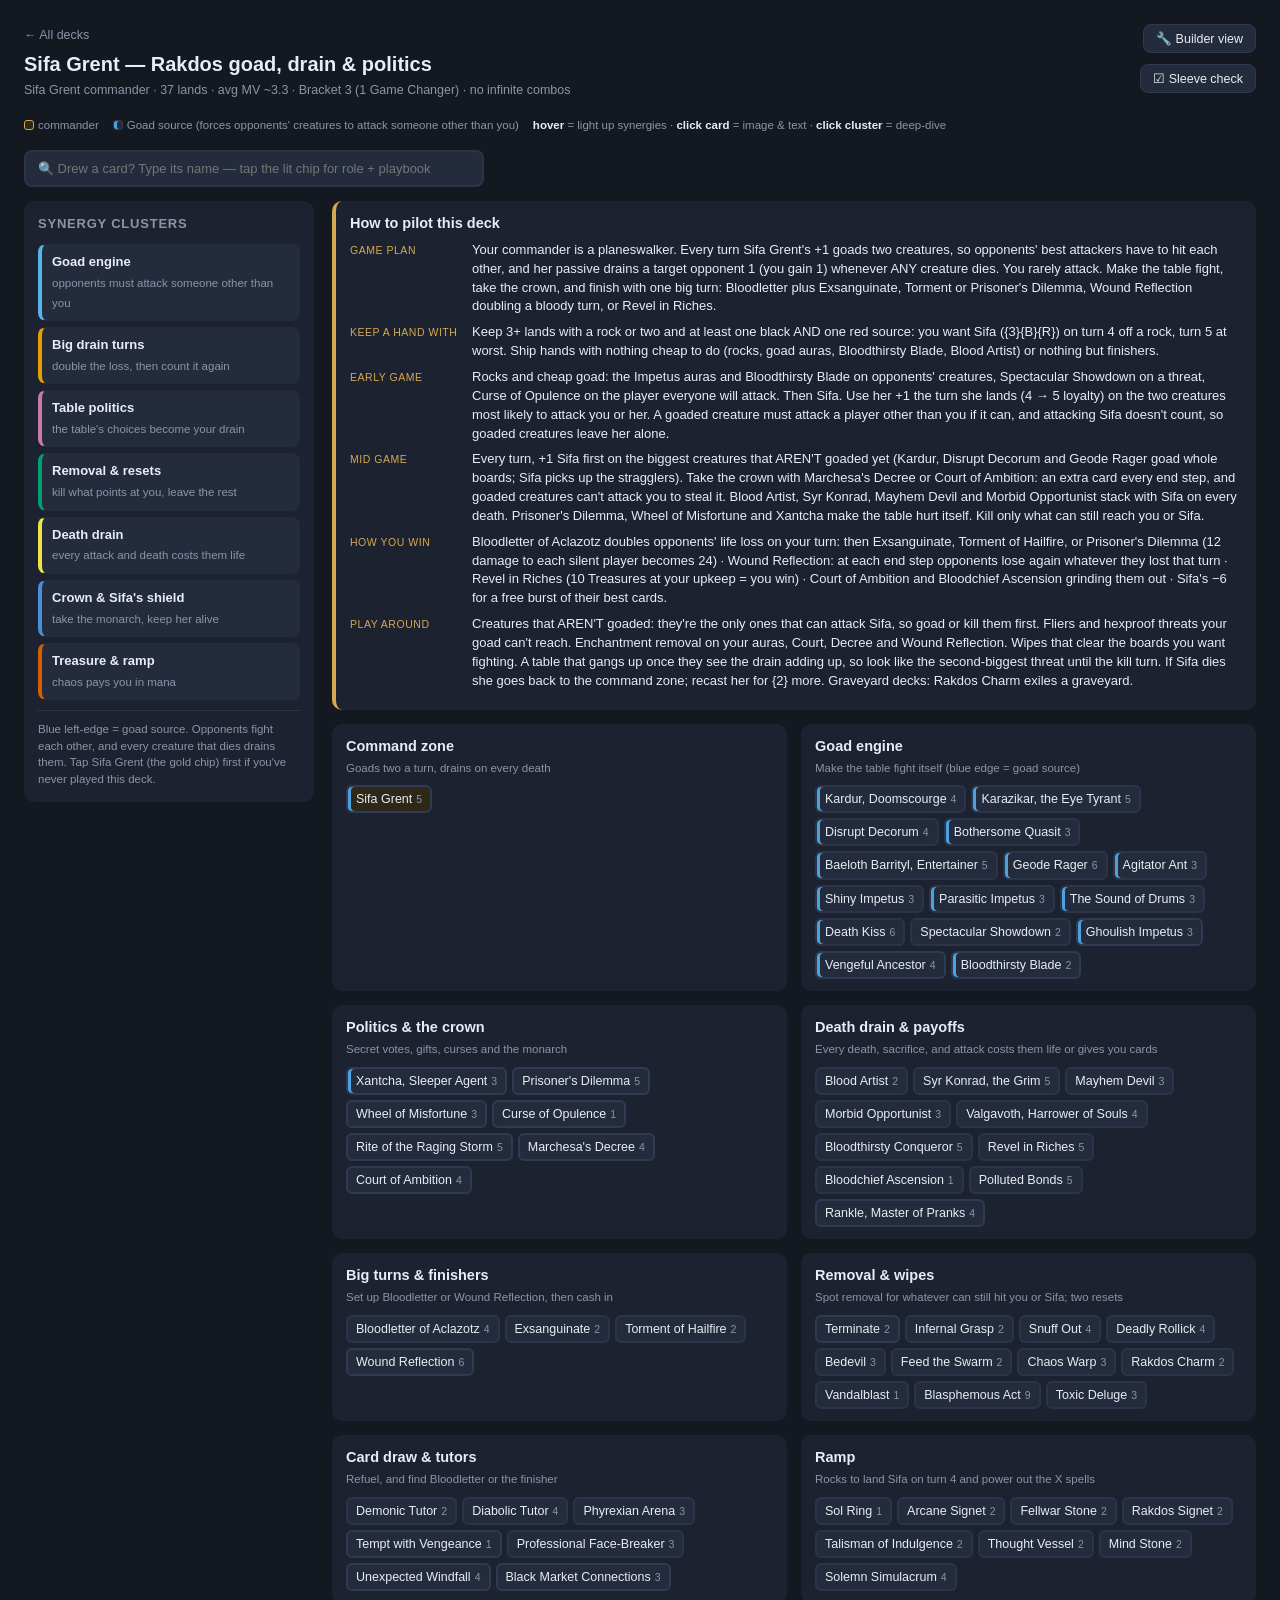
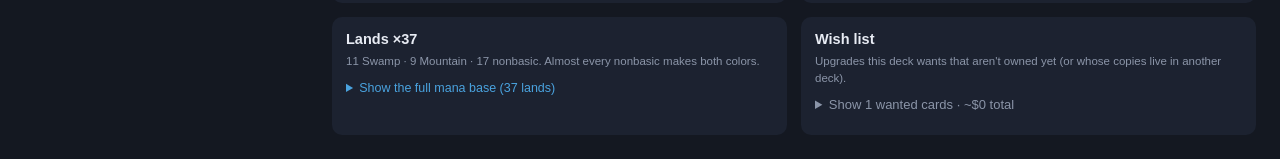
<file: decks/xantcha-goad.html>
<!DOCTYPE html>
<html lang="en">
<head>
<meta charset="UTF-8">
<meta name="viewport" content="width=device-width, initial-scale=1.0">
<title>Sifa Grent Goad — Deck Map</title>
<link rel="stylesheet" href="../style.css?v=20261125a">
</head>
<body>
<script type="application/json" id="deck-data">{
 "name": "Sifa Grent — Rakdos goad, drain & politics",
 "slug": "xantcha-goad",
 "sub": "Sifa Grent commander · 37 lands · avg MV ~3.3 · Bracket 3 (1 Game Changer) · no infinite combos",
 "revnote": "2026-11-15 post-con review: Sifa Grent commander + politics · 16 swaps, Xantcha into the 99, 5 cards back to Gary 2026-11-25 stretch swaps: Big Score → Tempt with Vengeance, Bloodfell Caves → Canyon Slough.",
 "accentLabel": "Goad source (forces opponents' creatures to attack someone other than you)",
 "hint": "Blue left-edge = goad source. Opponents fight each other, and every creature that dies drains them. Tap Sifa Grent (the gold chip) first if you've never played this deck.",
 "manaNote": "You need both colors: Sifa costs {3}{B}{R}. Black is heavier (Bloodletter is BBB; Court of Ambition, Rankle, Exsanguinate and the tutors want BB), but red asks for RR too: Disrupt Decorum, Vengeful Ancestor, Prisoner's Dilemma, Rite and Unexpected Windfall. Basics are 11 Swamp / 9 Mountain, and most of the duals make either color.",
 "gameplan": {
  "plan": "Your commander is a planeswalker. Every turn Sifa Grent's +1 goads two creatures, so opponents' best attackers have to hit each other, and her passive drains a target opponent 1 (you gain 1) whenever ANY creature dies. You rarely attack. Make the table fight, take the crown, and finish with one big turn: Bloodletter plus Exsanguinate, Torment or Prisoner's Dilemma, Wound Reflection doubling a bloody turn, or Revel in Riches.",
  "mull": "Keep 3+ lands with a rock or two and at least one black AND one red source: you want Sifa ({3}{B}{R}) on turn 4 off a rock, turn 5 at worst. Ship hands with nothing cheap to do (rocks, goad auras, Bloodthirsty Blade, Blood Artist) or nothing but finishers.",
  "early": "Rocks and cheap goad: the Impetus auras and Bloodthirsty Blade on opponents' creatures, Spectacular Showdown on a threat, Curse of Opulence on the player everyone will attack. Then Sifa. Use her +1 the turn she lands (4 → 5 loyalty) on the two creatures most likely to attack you or her. A goaded creature must attack a player other than you if it can, and attacking Sifa doesn't count, so goaded creatures leave her alone.",
  "mid": "Every turn, +1 Sifa first on the biggest creatures that AREN'T goaded yet (Kardur, Disrupt Decorum and Geode Rager goad whole boards; Sifa picks up the stragglers). Take the crown with Marchesa's Decree or Court of Ambition: an extra card every end step, and goaded creatures can't attack you to steal it. Blood Artist, Syr Konrad, Mayhem Devil and Morbid Opportunist stack with Sifa on every death. Prisoner's Dilemma, Wheel of Misfortune and Xantcha make the table hurt itself. Kill only what can still reach you or Sifa.",
  "win": "Bloodletter of Aclazotz doubles opponents' life loss on your turn: then Exsanguinate, Torment of Hailfire, or Prisoner's Dilemma (12 damage to each silent player becomes 24) · Wound Reflection: at each end step opponents lose again whatever they lost that turn · Revel in Riches (10 Treasures at your upkeep = you win) · Court of Ambition and Bloodchief Ascension grinding them out · Sifa's −6 for a free burst of their best cards.",
  "fear": "Creatures that AREN'T goaded: they're the only ones that can attack Sifa, so goad or kill them first. Fliers and hexproof threats your goad can't reach. Enchantment removal on your auras, Court, Decree and Wound Reflection. Wipes that clear the boards you want fighting. A table that gangs up once they see the drain adding up, so look like the second-biggest threat until the kill turn. If Sifa dies she goes back to the command zone; recast her for {2} more. Graveyard decks: Rakdos Charm exiles a graveyard."
 },
 "clusters": [
  {
   "k": "goad",
   "label": "Goad engine",
   "blurb": "opponents must attack someone other than you",
   "how": "A goaded creature must attack each combat, and must attack a player other than you if it can. Goad lasts until YOUR next turn, so it plays out on opponents' turns. Sifa Grent's +1 goads two creatures every turn. Kardur and Disrupt Decorum goad every creature opponents control; Spectacular Showdown does it with double strike when overloaded; Geode Rager goads a whole board on each land drop. Karazikar goads one creature per player you attack, and Baeloth goads everything smaller than him. Ghoulish, Shiny and Parasitic Impetus, The Sound of Drums and Bloodthirsty Blade goad permanently while attached (the Blade moves for {1}). Vengeful Ancestor goads on enter and attack, and every goaded attacker pings its own controller. Bothersome Quasit goads on each noncreature spell and stops goaded creatures from blocking.",
   "ex": "Turn 5: Sifa +1 goads the two biggest creatures at the table. Next turn Disrupt Decorum goads everything else. On their turns every creature they have swings at each other, Vengeful Ancestor pings each attacker's controller, and every death drains through Sifa.",
   "why": "Goad is removal that keeps working: the threat stays on the board but points at someone else, and opponents spend their life and creatures on each other instead of you."
  },
  {
   "k": "double",
   "label": "Big drain turns",
   "blurb": "double the loss, then count it again",
   "how": "Bloodletter of Aclazotz: if an opponent would lose life during YOUR turn, they lose twice that much. Damage counts. Exsanguinate, each 3-life failure in Torment of Hailfire (6), Prisoner's Dilemma (8 / 16 / 24), Wheel of Misfortune's damage, Rakdos Charm's 'each creature deals 1 damage to its controller', Syr Konrad and Sifa pings: all doubled on your turn. Wound Reflection works on EVERY turn: at each end step, each opponent loses as much life again as they lost that turn. The two stack: on your turn Bloodletter doubles it, then Wound Reflection repeats the doubled total.",
   "ex": "Bloodletter and Wound Reflection out, 9 mana: Exsanguinate for X=7. Each opponent loses 14 now, and 14 more at your end step. 28 each from one spell.",
   "why": "Doublers turn fair cards into finishers. Hold the burst cards until the doubler is on the board, then do everything in one turn so nobody gets to answer it in between."
  },
  {
   "k": "politics",
   "label": "Table politics",
   "blurb": "the table's choices become your drain",
   "how": "Prisoner's Dilemma: each opponent secretly picks silence or snitch. All silent: 4 damage each. All snitch: 8 each. Split: 12 to every silent player. It has flashback. Wheel of Misfortune: everyone secretly picks a number; the highest pickers take that much damage, and everyone who didn't pick lowest discards and draws seven. Xantcha enters under an opponent's control, must attack every combat, can't attack you or Sifa, and ANYONE can pay {3} to make its holder lose 2 while the payer draws. Curse of Opulence pays Gold to you and every attacker whenever the cursed player is attacked. Rite of the Raging Storm gives every player a hasty 5/1 each upkeep that can't attack you or Sifa. Death Kiss doubles the power of creatures attacking your other opponents, and Karazikar draws you a card whenever opponents attack each other.",
   "ex": "Three opponents at 20, 15 and 9. You cast Prisoner's Dilemma and remind the table that 12 beats 8. The player at 9 can't afford silence, so they snitch; anyone who stays silent takes 12. Next turn you flash it back.",
   "why": "Give opponents real choices where every answer costs them something. They argue with each other, not you, and the damage adds up without you attacking."
  },
  {
   "k": "control",
   "label": "Removal & resets",
   "blurb": "kill what points at you, leave the rest",
   "how": "Cheap instant removal (Terminate, Infernal Grasp, Snuff Out for 4 life, Bedevil, Deadly Rollick) handles creatures, artifacts and planeswalkers. Deadly Rollick is free while Sifa is on the battlefield (you control a commander). Chaos Warp answers anything, including enchantments and indestructible threats. Feed the Swarm hits enchantments. Vandalblast overloaded wipes every opposing artifact. Blasphemous Act and Toxic Deluge reset the board when goad can't contain it, and every death drains through Sifa.",
   "ex": "An opponent's big flier is goaded, so it has to swing at someone else. Leave it alone. The un-goaded menace creature that can attack Sifa gets Terminate, or a free Deadly Rollick.",
   "why": "In a goad deck, removal is only for threats goad can't redirect: un-goaded attackers aimed at you or Sifa, combo pieces, and things that win without attacking."
  },
  {
   "k": "drain",
   "label": "Death drain",
   "blurb": "every attack and death costs them life",
   "how": "Sifa Grent: whenever ANY creature dies, target opponent loses 1 and you gain 1, for as long as she's on the battlefield. Blood Artist does the same; Syr Konrad hits EACH opponent for 1. Kardur drains each opponent when an attacking creature dies. Mayhem Devil pings on every sacrifice, Treasures and Gold included. Parasitic Impetus drains 2 per attack. Morbid Opportunist and Valgavoth turn all this into cards, and Bloodthirsty Conqueror gains you life equal to everything they lose. Rite of the Raging Storm tokens die at every end step, and Rankle's sacrifice mode kills one creature per player: more triggers. Bloodchief Ascension (after 3 quest counters) drains 2 for every card entering an opponent's graveyard. Polluted Bonds drains every land they play.",
   "ex": "Two opponents trade three creatures in combat on their turn. With Sifa, Blood Artist and Syr Konrad out, each death drains the table: about 9 life lost across the table, and you didn't attack.",
   "why": "Drain engines get paid by opponents' actions as well as yours. The more the goad engine makes them fight, the faster the table's life totals drop."
  },
  {
   "k": "crown",
   "label": "Crown & Sifa's shield",
   "blurb": "take the monarch, keep her alive",
   "how": "Marchesa's Decree and Court of Ambition make you the monarch: you draw an extra card at each of your end steps. A player steals the crown by dealing combat damage to you. Goaded creatures must attack a player other than you if they can, so a goaded table can't take it. The same rule protects Sifa: attacking her doesn't count as attacking a player, so goaded creatures won't. Xantcha and Rite of the Raging Storm tokens can't attack you or Sifa at all, and Marchesa's Decree makes every creature attacking you or Sifa cost its controller 1 life. Court of Ambition then drains 6 per upkeep (or 2 discards) while you hold the crown.",
   "ex": "You land Court of Ambition, then +1 Sifa on the only two creatures that could reach you. Nobody can hit you, so you keep drawing at end step, and every upkeep each opponent chooses between 6 life and two cards.",
   "why": "Monarch is only a liability if people can attack you. In a goad deck they mostly can't, so the crown becomes a free card every turn."
  },
  {
   "k": "treasure",
   "label": "Treasure & ramp",
   "blurb": "chaos pays you in mana",
   "how": "Baeloth makes a Treasure when a goaded creature dies in combat. Shiny Impetus makes one each time the enchanted creature attacks. Curse of Opulence makes a Gold every time the cursed player is attacked. Black Market Connections can make a Treasure every turn. Revel in Riches makes one each time an opponent's creature dies, and you WIN at your upkeep with 10 or more. Professional Face-Breaker turns Treasures into cards; Big Score and Unexpected Windfall make two each. Rocks power out Sifa, Bloodletter and the X spells.",
   "ex": "Revel in Riches out, Rite of the Raging Storm out. Every opponent's 5/1 token dies at end step: three Treasures a round before anyone even fights. Two rounds of that plus a few combat deaths and you win at upkeep, or spend it all on Exsanguinate.",
   "why": "Treasures are mana you keep: bank them through a quiet turn, then spend them all on the turn that matters. Mayhem Devil also pings every time one is sacrificed."
  }
 ],
 "groups": [
  {
   "title": "Command zone",
   "desc": "Goads two a turn, drains on every death",
   "cards": [
    {
     "n": "Sifa Grent",
     "mv": 5,
     "cmdr": true,
     "otter": true,
     "new": true,
     "tags": "goad drain crown",
     "tip": "Planeswalker commander, loyalty 4. Passive: whenever ANY creature dies, target opponent loses 1 and you gain 1. +1: goad up to two creatures. −6: each opponent exiles their top two cards; you may play them free this turn.",
     "guide": [
      {
       "when": "Your turn, default",
       "get": null,
       "why": "+1 first, on the two biggest creatures that AREN'T goaded yet and could attack you or Sifa. Fliers and unblockable threats first. Goaded creatures can't attack Sifa while they can attack a player."
      },
      {
       "when": "Everything that matters is already goaded",
       "get": null,
       "why": "Still +1: 'up to two' means you can pick zero targets, or goad fresh creatures that entered. The loyalty keeps her alive and builds toward −6."
      },
      {
       "when": "A creature dies (any creature, anyone's)",
       "get": null,
       "why": "Sifa's drain targets one opponent: aim it at whoever is closest to dead, or at the monarch if you want them softened up for Rankle."
      },
      {
       "when": "Un-goaded creature attacks Sifa",
       "get": "Marchesa's Decree",
       "why": "Block if you can. With Decree out, every attacker at you or Sifa costs its controller 1 life. Next turn, goad or kill it."
      },
      {
       "when": "Loyalty 6+ and you have mana for nothing better",
       "get": null,
       "why": "−6: each opponent exiles their top two; play any of those cards free this turn (lands still use your land drop). At exactly 6 she dies doing it, so use it when the payoff wins or she was about to die anyway."
      },
      {
       "when": "Sifa died",
       "get": null,
       "why": "She goes back to the command zone. Recast her (+{2} tax each time). The death-drain only works while she's on the battlefield, so she's worth the tax."
      }
     ]
    }
   ]
  },
  {
   "title": "Goad engine",
   "desc": "Make the table fight itself (blue edge = goad source)",
   "cards": [
    {
     "n": "Kardur, Doomscourge",
     "mv": 4,
     "tip": "ETB: everything opponents control must attack someone else. Any attacking creature dying drains each opponent 1.",
     "tags": "goad drain",
     "otter": true
    },
    {
     "n": "Karazikar, the Eye Tyrant",
     "mv": 5,
     "tip": "Goad one creature of each player you attack; every time one opponent attacks another, you both draw and lose 1.",
     "tags": "goad politics",
     "otter": true
    },
    {
     "n": "Disrupt Decorum",
     "mv": 4,
     "tip": "Sorcery: goad every creature you don't control. Best when someone's board is lethal for someone else.",
     "tags": "goad",
     "otter": true,
     "guide": [
      {
       "when": "Bothersome Quasit is out",
       "get": "Bothersome Quasit",
       "why": "Cast it precombat: goaded creatures can't block, so your whole team attacks freely. Then they have to fight each other."
      },
      {
       "when": "Sifa, Blood Artist, or Syr Konrad is out",
       "get": "Blood Artist",
       "why": "Cast it before the opponents' turns with the biggest boards. Every creature that dies in their forced attacks drains the table."
      },
      {
       "when": "An opponent is about to swing lethal at you",
       "get": null,
       "why": "Cast it on your turn first. Goad lasts until your next turn, so their whole board has to go elsewhere."
      },
      {
       "when": "Boards are small",
       "get": null,
       "why": "Hold it. It's a sorcery that only does as much as the boards it hits."
      }
     ]
    },
    {
     "n": "Bothersome Quasit",
     "mv": 3,
     "tip": "Goaded opposing creatures can't block; every noncreature spell you cast goads something.",
     "tags": "goad",
     "otter": true
    },
    {
     "n": "Baeloth Barrityl, Entertainer",
     "mv": 5,
     "tip": "Opponents' creatures with less power than him are goaded; a Treasure whenever a goaded attacker/blocker dies.",
     "tags": "goad treasure",
     "otter": true
    },
    {
     "n": "Geode Rager",
     "mv": 6,
     "tip": "Landfall: goad EVERY creature a target player controls. One land drop locks a board.",
     "tags": "goad",
     "otter": true
    },
    {
     "n": "Agitator Ant",
     "mv": 3,
     "tip": "Your end step: each player may put two +1/+1 counters on a creature; anything that took them is goaded. Bigger attackers hitting each other.",
     "tags": "goad",
     "otter": true
    },
    {
     "n": "Shiny Impetus",
     "mv": 3,
     "tip": "Aura on an opponent's creature: +2/+2, goaded, and you get a Treasure each time it attacks.",
     "tags": "goad treasure",
     "otter": true
    },
    {
     "n": "Parasitic Impetus",
     "mv": 3,
     "tip": "Aura: +2/+2 and goaded; each attack, its controller loses 2 and you gain 2.",
     "tags": "goad drain",
     "otter": true
    },
    {
     "n": "The Sound of Drums",
     "mv": 3,
     "tip": "Aura: goaded and deals DOUBLE combat damage. Put it on the biggest opposing creature. {2}{R}: return it from your graveyard to hand.",
     "tags": "goad",
     "otter": true
    },
    {
     "n": "Death Kiss",
     "mv": 6,
     "tip": "Opposing creatures attacking another opponent get double power (Xantcha too). Monstrosity X goads X creatures.",
     "tags": "goad politics",
     "otter": true
    },
    {
     "n": "Spectacular Showdown",
     "mv": 2,
     "tags": "goad",
     "tip": "2 mana: an opponent's creature gets a permanent double strike counter and is goaded. Overload for 7: every creature gets double strike and is goaded.",
     "guide": [
      {
       "when": "One big opposing threat",
       "get": null,
       "why": "Cast it for 2 on their best creature: it swings at someone else with double strike. The counter stays after the goad ends, so pick a creature you can kill later or that Sifa, Kardur or Baeloth will keep re-goading."
      },
      {
       "when": "Full boards, table already hurting",
       "get": null,
       "why": "Overload for 7: everything gets double strike and must attack someone other than you. Best with Sifa, Blood Artist or Bloodletter out so the carnage drains them."
      },
      {
       "when": "Careful",
       "get": null,
       "why": "After overload, opposing creatures keep double strike when they can attack you again. Don't overload into a board you can't survive next turn."
      }
     ]
    },
    {
     "n": "Ghoulish Impetus",
     "new": true,
     "mv": 3,
     "tags": "goad drain",
     "otter": true,
     "tip": "Aura on an opponent's creature: +1/+1, deathtouch, goaded. When that creature dies, the aura comes back at the next end step: put it on another one."
    },
    {
     "n": "Vengeful Ancestor",
     "new": true,
     "mv": 4,
     "tags": "goad drain",
     "otter": true,
     "tip": "Flier that goads a creature when it enters and whenever it attacks. Every goaded creature that attacks deals 1 damage to its own controller."
    },
    {
     "n": "Bloodthirsty Blade",
     "new": true,
     "mv": 2,
     "tags": "goad",
     "otter": true,
     "tip": "Equipment: +2/+0 and goaded. {1}, sorcery speed: move it onto any opponent's creature. Re-goad something every turn.",
     "guide": [
      {
       "when": "Each of your turns",
       "get": null,
       "why": "Pay {1} to move it onto the un-goaded creature most likely to attack you or Sifa."
      },
      {
       "when": "Opponent's creature died with it on",
       "get": null,
       "why": "The Blade stays on the battlefield under your control: pay {1} and attach it to a new creature."
      }
     ]
    }
   ]
  },
  {
   "title": "Politics & the crown",
   "desc": "Secret votes, gifts, curses and the monarch",
   "cards": [
    {
     "n": "Xantcha, Sleeper Agent",
     "mv": 3,
     "tip": "5/5 that enters under an opponent's control (you choose who), attacks each combat, and can't attack you or Sifa. Anyone pays {3}: its holder loses 2, the payer draws.",
     "tags": "politics crown",
     "guide": [
      {
       "when": "Choosing who gets it (default)",
       "get": null,
       "why": "The life leader or the player the table most wants dead. Every {3} anyone pays drains THEM, and they have to send 5 power at someone else every turn. It can't attack you or Sifa."
      },
      {
       "when": "Avoid giving it to",
       "get": null,
       "why": "Decks with sacrifice outlets (free fodder), flicker/blink, steal or copy effects, or equipment/auras to suit it up. They turn your gift into real value."
      },
      {
       "when": "Death Kiss or Karazikar on your board",
       "get": "Death Kiss",
       "why": "Pick a holder with a juicy target to attack: Death Kiss makes Xantcha a 10-power swing, and Karazikar draws you a card each time it attacks."
      },
      {
       "when": "Spare {3} at the end of the turn before yours",
       "get": null,
       "why": "Activate it: a card plus 2 drain. It's an instant-speed ability, so use mana you'd otherwise waste."
      },
      {
       "when": "Bloodletter is out and it's your turn",
       "get": "Bloodletter of Aclazotz",
       "why": "Each activation costs the holder 4 instead of 2. Dump extra mana into it to finish a low-life holder."
      },
      {
       "when": "Valgavoth is out",
       "get": "Valgavoth, Harrower of Souls",
       "why": "Activate during the HOLDER's turn: their first life loss that turn makes Valgavoth grow and draw too, so you get 2 cards for {3}."
      },
      {
       "when": "Xantcha died",
       "get": null,
       "why": "It goes to the graveyard (it's not your commander any more), and Sifa drains for it. That's fine: it already did its job."
      }
     ],
     "print": "cmm/362",
     "new": true,
     "otter": true
    },
    {
     "n": "Prisoner's Dilemma",
     "new": true,
     "mv": 5,
     "tags": "politics double",
     "tip": "Each opponent secretly picks silence or snitch. All silent: 4 damage each. All snitch: 8 each. Split: 12 to each silent player. Flashback {5}{R}{R}.",
     "guide": [
      {
       "when": "When to cast",
       "get": null,
       "why": "When 8–12 damage matters: someone is low, or the table is around 15. Early it's a mediocre 4–8 to everyone; it gets much better later."
      },
      {
       "when": "Bloodletter is out and it's your turn",
       "get": "Bloodletter of Aclazotz",
       "why": "Everything doubles: 8 / 16 / 24. That kills most of a table in the 15–20 range."
      },
      {
       "when": "Wound Reflection is out",
       "get": "Wound Reflection",
       "why": "Whatever they take, they lose again at end step. With Bloodletter too, a split vote is 48 to each silent player."
      },
      {
       "when": "Table talk while they choose",
       "get": null,
       "why": "Remind them out loud: silence is only safe if EVERYONE stays silent, and snitching is safe only if someone else stays silent. Fear does the rest."
      },
      {
       "when": "Flashback",
       "get": null,
       "why": "From the graveyard for {5}{R}{R}. They now know how everyone voted last time, which makes the second vote messier. Plan the second cast for your Bloodletter turn."
      }
     ]
    },
    {
     "n": "Wheel of Misfortune",
     "new": true,
     "mv": 3,
     "tags": "politics double",
     "tip": "Everyone secretly picks a number (0+). The highest pickers take that much damage. Everyone who didn't pick the lowest discards their hand and draws seven.",
     "guide": [
      {
       "when": "You want a new hand",
       "get": null,
       "why": "Pick low but not lowest: 1 or 2 usually works, because someone picks 0. You wheel, and you only take damage if your number ends up the highest."
      },
      {
       "when": "You want to keep your hand",
       "get": null,
       "why": "Pick 0. Zero is always the lowest number, so you keep your hand and take no damage."
      },
      {
       "when": "Bloodletter out on your turn",
       "get": "Bloodletter of Aclazotz",
       "why": "Damage to the highest pickers is doubled. Greedy opponents who pick big to punish others pay double."
      },
      {
       "when": "Bloodchief Ascension is active",
       "get": "Bloodchief Ascension",
       "why": "Every card opponents discard drains 2. A table discarding seven-card hands can lose the game here."
      }
     ]
    },
    {
     "n": "Curse of Opulence",
     "new": true,
     "mv": 1,
     "tags": "politics treasure",
     "tip": "Curse a player. Whenever they're attacked, you get a Gold, and so does each opponent attacking them.",
     "guide": [
      {
       "when": "Who to curse",
       "get": null,
       "why": "The player everyone attacks anyway: the leader, or whoever your goad sends the most creatures at. The attackers get paid too, which gives the table a reason to keep hitting them."
      },
      {
       "when": "Spending the Gold",
       "get": "Mayhem Devil",
       "why": "Each Gold is a sacrifice: Mayhem Devil pings. Save it for an X spell or Sifa recast."
      }
     ]
    },
    {
     "n": "Rite of the Raging Storm",
     "new": true,
     "mv": 5,
     "tags": "politics drain crown",
     "tip": "Every player's upkeep: they get a hasty 5/1 trampler that can't attack you or Sifa, sacrificed at end step. Every token death feeds Sifa, Blood Artist, Konrad, Mayhem Devil and Revel.",
     "guide": [
      {
       "when": "Your own Lightning Rager",
       "get": null,
       "why": "Yours CAN attack: send the 5/1 trampler at the monarch to steal the crown, or at a player at low life."
      },
      {
       "when": "Every end step",
       "get": "Revel in Riches",
       "why": "Each Rager is sacrificed: Sifa, Blood Artist, Syr Konrad and Morbid Opportunist trigger, Mayhem Devil pings, and Revel makes a Treasure for each opponent's Rager."
      },
      {
       "when": "Your board is empty and an opponent's isn't",
       "get": null,
       "why": "Fine to cast anyway: the tokens can't hit you or Sifa, so they only hurt the other players."
      }
     ]
    },
    {
     "n": "Marchesa's Decree",
     "new": true,
     "mv": 4,
     "tags": "crown",
     "tip": "You become the monarch (draw at your end step). Any creature attacking you OR Sifa costs its controller 1 life.",
     "guide": [
      {
       "when": "Keeping the crown",
       "get": null,
       "why": "Monarch moves when a creature deals combat damage to you. Goaded creatures can't attack you while another player is attackable, so +1 Sifa on the un-goaded creatures that could hit you."
      },
      {
       "when": "Lost the crown",
       "get": "Rankle, Master of Pranks",
       "why": "Hit the monarch with a flier: Rankle, Vengeful Ancestor, Bloodletter, Bloodthirsty Conqueror, your own Rite token, or Den of the Bugbear."
      },
      {
       "when": "Protecting Sifa",
       "get": "Sifa Grent",
       "why": "Attacking Sifa costs 1 life per creature. Combined with goad, attacking her is rarely worth it."
      }
     ]
    },
    {
     "n": "Court of Ambition",
     "new": true,
     "mv": 4,
     "tags": "crown drain",
     "tip": "You become the monarch. Your upkeep: each opponent loses 3 unless they discard a card; while you're monarch, 6 unless they discard two.",
     "guide": [
      {
       "when": "Keeping the crown",
       "get": "Sifa Grent",
       "why": "Goaded creatures can't attack you to take the crown, so use Sifa's +1 on whatever could reach you. Holding it doubles Court's upkeep hit."
      },
      {
       "when": "Bloodchief Ascension is active",
       "get": "Bloodchief Ascension",
       "why": "Each discarded card drains 2 anyway, so their 'safe' choice still costs life."
      },
      {
       "when": "Bloodletter or Wound Reflection out",
       "get": null,
       "why": "Court triggers on YOUR upkeep, so Bloodletter makes a 6 into 12, and Wound Reflection repeats it at end step."
      }
     ]
    }
   ]
  },
  {
   "title": "Death drain & payoffs",
   "desc": "Every death, sacrifice, and attack costs them life or gives you cards",
   "cards": [
    {
     "n": "Blood Artist",
     "mv": 2,
     "tip": "Any creature dies: target player loses 1, you gain 1.",
     "tags": "drain"
    },
    {
     "n": "Syr Konrad, the Grim",
     "mv": 5,
     "tip": "Any other creature dies, or a creature card hits a graveyard from anywhere: 1 damage to each opponent. {1}{B} mills everyone (more triggers).",
     "tags": "drain double"
    },
    {
     "n": "Mayhem Devil",
     "mv": 3,
     "tip": "Any player sacrifices a permanent (Treasures, fetchlands, Food): 1 damage to any target.",
     "tags": "drain treasure"
    },
    {
     "n": "Morbid Opportunist",
     "mv": 3,
     "tip": "Card draw: one card per turn when creatures die, on every player's turn.",
     "tags": "drain"
    },
    {
     "n": "Valgavoth, Harrower of Souls",
     "mv": 4,
     "tip": "Card draw: each opponent's first life loss on their own turn gives it a counter and draws you a card. Ward: pay 2 life.",
     "tags": "drain"
    },
    {
     "n": "Bloodthirsty Conqueror",
     "mv": 5,
     "tip": "Flying deathtouch; you gain life equal to all life opponents lose. (Sanguine Bond is deliberately not in this deck: together they're infinite.)",
     "tags": "drain"
    },
    {
     "n": "Revel in Riches",
     "mv": 5,
     "tip": "Treasure whenever an opponent's creature dies; 10 Treasures at your upkeep = you win.",
     "tags": "treasure drain"
    },
    {
     "n": "Bloodchief Ascension",
     "mv": 1,
     "tip": "Play it early: needs 3 end steps where an opponent lost 2+ life. Then every card entering an opponent's graveyard drains 2.",
     "tags": "drain"
    },
    {
     "n": "Polluted Bonds",
     "mv": 5,
     "tip": "Every land an opponent plays drains them 2 and you gain 2. Quiet, steady damage every turn that they can't avoid.",
     "tags": "drain"
    },
    {
     "n": "Rankle, Master of Pranks",
     "new": true,
     "mv": 4,
     "tags": "drain crown",
     "tip": "Hasty flier. When it hits a player, choose any number: each player discards / each loses 1 and draws / each sacrifices a creature.",
     "guide": [
      {
       "when": "Opponents each have one key creature",
       "get": "Blood Artist",
       "why": "Pick sacrifice. Every creature that dies triggers Sifa, Blood Artist and Syr Konrad. Sacrifice a spare token or Rite Lightning Rager yourself."
      },
      {
       "when": "Bloodletter out (it's your turn)",
       "get": "Bloodletter of Aclazotz",
       "why": "Pick 'lose 1 and draw': each opponent loses 2, you lose 1 and everyone draws."
      },
      {
       "when": "Bloodchief Ascension active, or your hand is empty",
       "get": "Bloodchief Ascension",
       "why": "Pick discard: each discard drains 2, and you lose nothing if your hand is empty."
      },
      {
       "when": "Someone else holds the crown",
       "get": "Marchesa's Decree",
       "why": "Hit the monarch with Rankle: combat damage takes the crown back."
      }
     ]
    }
   ]
  },
  {
   "title": "Big turns & finishers",
   "desc": "Set up Bloodletter or Wound Reflection, then cash in",
   "cards": [
    {
     "n": "Bloodletter of Aclazotz",
     "mv": 4,
     "tip": "BBB flier: opponents lose DOUBLE life during your turn. The single most important card for the kill.",
     "tags": "double drain"
    },
    {
     "n": "Exsanguinate",
     "mv": 2,
     "tip": "X spell: each opponent loses X, you gain all of it. With Bloodletter, X counts twice; with Wound Reflection, again at end step.",
     "tags": "double drain"
    },
    {
     "n": "Torment of Hailfire",
     "mv": 2,
     "tip": "X spell: X times, each opponent loses 3 unless they sacrifice a nonland permanent or discard.",
     "tags": "double drain",
     "guide": [
      {
       "when": "Sizing X to kill someone",
       "get": null,
       "why": "They'll sacrifice and discard until they run out, so X has to be at least (their hand + nonland permanents) + (life / 3). With Bloodletter out, each failure costs 6, so the life part is halved."
      },
      {
       "when": "Not enough mana to kill",
       "get": null,
       "why": "Still strong as a mid-sized cast. Every sacrificed creature triggers Sifa, Blood Artist, Syr Konrad and Revel in Riches; every discard feeds Bloodchief Ascension."
      },
      {
       "when": "Want more mana for it",
       "get": "Unexpected Windfall",
       "why": "Treasures and Gold (Windfall, Big Score, Black Market Connections, Curse of Opulence) go straight into X. Cast Bloodletter first if you can."
      }
     ]
    },
    {
     "n": "Wound Reflection",
     "new": true,
     "mv": 6,
     "tags": "double drain",
     "tip": "At EVERY end step, each opponent loses as much life again as they lost that turn. Doubles every combat, Prisoner's Dilemma and Court of Ambition drain, on every player's turn."
    }
   ]
  },
  {
   "title": "Removal & wipes",
   "desc": "Spot removal for whatever can still hit you or Sifa; two resets",
   "cards": [
    {
     "n": "Terminate",
     "new": true,
     "mv": 2,
     "tags": "control",
     "tip": "Instant: destroy any creature (artifact creatures too). It can't be regenerated."
    },
    {
     "n": "Infernal Grasp",
     "mv": 2,
     "tip": "Spot removal: destroy a creature, you lose 2.",
     "tags": "control"
    },
    {
     "n": "Snuff Out",
     "mv": 4,
     "tip": "Free with a Swamp out (pay 4 life): kill a nonblack creature.",
     "tags": "control"
    },
    {
     "n": "Deadly Rollick",
     "mv": 4,
     "tip": "Instant: exile any creature. FREE while Sifa is on the battlefield (you control your commander); 4 mana otherwise.",
     "tags": "control",
     "print": "sld/1754"
    },
    {
     "n": "Bedevil",
     "mv": 3,
     "tip": "Instant: destroy an artifact, creature, or planeswalker.",
     "tags": "control"
    },
    {
     "n": "Feed the Swarm",
     "mv": 2,
     "tip": "Kill a creature or ENCHANTMENT; you lose life equal to its MV.",
     "tags": "control"
    },
    {
     "n": "Chaos Warp",
     "mv": 3,
     "tip": "Instant: shuffle ANY permanent into its owner's library; they flip the top card and get it if it's a permanent.",
     "tags": "control",
     "guide": [
      {
       "when": "A problem your destroy spells can't handle (enchantment, land, indestructible)",
       "get": null,
       "why": "Chaos Warp handles any permanent type. This is what it's for. It still targets, so it can't hit hexproof."
      },
      {
       "when": "An opponent's commander keeps coming back",
       "get": null,
       "why": "Their commander can go back to the command zone instead (owner's choice), but they pay tax again. Best on a non-commander bomb."
      },
      {
       "when": "A big creature is goaded and attacking someone else",
       "get": null,
       "why": "Hold it. That threat is working for you right now."
      },
      {
       "when": "Removal-heavy turn",
       "get": "Terminate",
       "why": "Use the cheaper creature removal first (or a free Deadly Rollick with Sifa out) and save Chaos Warp for the permanents only it can hit."
      }
     ]
    },
    {
     "n": "Rakdos Charm",
     "mv": 2,
     "tip": "Modal: exile a graveyard / destroy an artifact / each creature deals 1 damage to its controller.",
     "tags": "control double",
     "guide": [
      {
       "when": "Reanimator or graveyard-recursion opponent",
       "get": null,
       "why": "Exile their graveyard at instant speed, in response to the reanimation spell."
      },
      {
       "when": "A problem artifact (rock, Equipment, combo piece)",
       "get": null,
       "why": "Destroy target artifact."
      },
      {
       "when": "Opponents have wide boards, especially tokens",
       "get": "Bloodletter of Aclazotz",
       "why": "Each creature deals 1 to its controller, doubled on your turn with Bloodletter. Count your own creatures first: it hits you too."
      }
     ]
    },
    {
     "n": "Vandalblast",
     "mv": 1,
     "tip": "1 mana: kill one opposing artifact. 5 mana overload: kill ALL artifacts you don't control.",
     "tags": "control"
    },
    {
     "n": "Blasphemous Act",
     "mv": 9,
     "tip": "Board wipe: 13 damage to every creature, costs 1 less per creature (often 1–3 mana). Each death triggers your drain cards, if they survive.",
     "tags": "control drain",
     "print": "sld/1756"
    },
    {
     "n": "Toxic Deluge",
     "mv": 3,
     "tip": "Board wipe: pay X life, all creatures get -X/-X. Pick X to spare your toughest creature.",
     "tags": "control"
    }
   ]
  },
  {
   "title": "Card draw & tutors",
   "desc": "Refuel, and find Bloodletter or the finisher",
   "cards": [
    {
     "n": "Demonic Tutor",
     "mv": 2,
     "tip": "Tutor: any card to hand for 2. (This deck's one Game Changer.)",
     "tags": "double",
     "guide": [
      {
       "when": "Have the mana, missing the kill",
       "get": "Bloodletter of Aclazotz",
       "why": "Find the doubler first. You probably already hold an X spell or Prisoner's Dilemma."
      },
      {
       "when": "Bloodletter already out",
       "get": "Exsanguinate",
       "why": "Turns all your mana into doubled drain plus lifegain."
      },
      {
       "when": "Opponents' boards are big and threatening",
       "get": "Disrupt Decorum",
       "why": "Point every creature they have at each other."
      },
      {
       "when": "Losing on board or facing a threat",
       "get": "Toxic Deluge",
       "why": "3-mana reset, sized to spare what you need."
      },
      {
       "when": "Want a steady card engine",
       "get": "Court of Ambition",
       "why": "Monarch plus an every-upkeep drain. Goad keeps the crown on your head."
      },
      {
       "when": "Slow game, want value",
       "get": "Kardur, Doomscourge",
       "why": "Goad + drain in one creature; it starts the whole engine."
      },
      {
       "when": "Board is grinding with lots of deaths",
       "get": "Revel in Riches",
       "why": "Alternate win: 10 Treasures at your upkeep."
      }
     ]
    },
    {
     "n": "Diabolic Tutor",
     "mv": 4,
     "tip": "Tutor: any card to hand. Slower Demonic.",
     "tags": "double",
     "guide": [
      {
       "when": "Have the mana, missing the kill",
       "get": "Bloodletter of Aclazotz",
       "why": "The doubler makes every other drain card a finisher."
      },
      {
       "when": "Bloodletter already out",
       "get": "Torment of Hailfire",
       "why": "Or Exsanguinate. Either one drains for double."
      },
      {
       "when": "Bloodletter out, table under ~15",
       "get": "Prisoner's Dilemma",
       "why": "Doubled on your turn: 8, 16 or 24 damage per opponent, and it flashes back."
      },
      {
       "when": "Engine not online yet",
       "get": "Kardur, Doomscourge",
       "why": "Goad + drain in one card."
      },
      {
       "when": "Behind and in danger",
       "get": "Blasphemous Act",
       "why": "Or Toxic Deluge: reset, then rebuild. Sifa drains for every creature that dies."
      },
      {
       "when": "Out of cards",
       "get": "Phyrexian Arena",
       "why": "A card every turn for the rest of the game."
      }
     ]
    },
    {
     "n": "Phyrexian Arena",
     "mv": 3,
     "tip": "Card draw engine: an extra card every upkeep, 1 life each."
    },
    {
     "n": "Tempt with Vengeance",
     "tip": "Tempting offer: each opponent who takes the hasty tokens gives you more. Every chump death drains through Sifa. Owned (b25), may be lost",
     "new": true,
     "mv": 1,
     "tags": "treasure"
    },
    {
     "n": "Professional Face-Breaker",
     "mv": 3,
     "tip": "Menace; your creatures connect: Treasure. Sacrifice a Treasure: impulse-draw your top card.",
     "tags": "treasure"
    },
    {
     "n": "Unexpected Windfall",
     "new": true,
     "mv": 4,
     "tags": "treasure",
     "tip": "Instant: discard a card, draw two, make two Treasures. Cast it at the end of the turn before yours."
    },
    {
     "n": "Black Market Connections",
     "new": true,
     "mv": 3,
     "tags": "treasure",
     "tip": "Each of your first main phases, choose one or more: Treasure (lose 1), draw (lose 2), 3/2 changeling token (lose 3).",
     "guide": [
      {
       "when": "Default",
       "get": null,
       "why": "Treasure + card for 3 life. Sifa's drain and Bloodthirsty Conqueror pay the life back."
      },
      {
       "when": "Life is healthy and you need bodies",
       "get": null,
       "why": "All three (6 life). The 3/2 can chump an un-goaded attacker heading for Sifa, and its death drains."
      },
      {
       "when": "Low on life",
       "get": null,
       "why": "You must pick at least one: take just the Treasure (1 life)."
      }
     ]
    }
   ]
  },
  {
   "title": "Ramp",
   "desc": "Rocks to land Sifa on turn 4 and power out the X spells",
   "cards": [
    {
     "n": "Sol Ring",
     "mv": 1,
     "tip": "Mana rock: 2 colorless.",
     "tags": "treasure"
    },
    {
     "n": "Arcane Signet",
     "mv": 2,
     "tip": "Mana rock: B or R.",
     "tags": "treasure"
    },
    {
     "n": "Fellwar Stone",
     "mv": 2,
     "tip": "Mana rock: any color an opponent's land can make.",
     "tags": "treasure"
    },
    {
     "n": "Rakdos Signet",
     "mv": 2,
     "tip": "Mana rock: {1} → BR. Fixes BBB for Bloodletter and BR for Sifa.",
     "tags": "treasure"
    },
    {
     "n": "Talisman of Indulgence",
     "mv": 2,
     "tip": "Mana rock: colorless, or B/R for 1 damage.",
     "tags": "treasure"
    },
    {
     "n": "Thought Vessel",
     "mv": 2,
     "tip": "Mana rock + no max hand size (monarch and Xantcha draws pile up).",
     "tags": "treasure"
    },
    {
     "n": "Mind Stone",
     "mv": 2,
     "tip": "Mana rock; cash in for a card late.",
     "tags": "treasure"
    },
    {
     "n": "Solemn Simulacrum",
     "mv": 4,
     "tip": "Ramp: a basic land on entering, a card on dying (and a Sifa drain).",
     "tags": "treasure"
    }
   ]
  }
 ],
 "lands": {
  "title": "Lands ×37",
  "desc": "11 Swamp · 9 Mountain · 17 nonbasic. Almost every nonbasic makes both colors.",
  "cards": [
   {
    "n": "Command Tower",
    "print": "sld/7012"
   },
   {
    "n": "Blood Crypt",
    "tip": "Pay 2 life to have it enter untapped"
   },
   {
    "n": "Bloodstained Mire",
    "tip": "Fetches Blood Crypt or Smoldering Marsh; the sacrifice triggers Mayhem Devil"
   },
   {
    "n": "Blackcleave Cliffs",
    "tip": "Untapped in the first three land drops"
   },
   {
    "n": "Blazemire Verge",
    "tip": "Always B; R once you have a Swamp or Mountain"
   },
   {
    "n": "Dragonskull Summit"
   },
   {
    "n": "Foreboding Ruins"
   },
   {
    "n": "Graven Cairns",
    "tip": "Filter: turns one B/R into BB, BR, or RR"
   },
   {
    "n": "Haunted Ridge"
   },
   {
    "n": "Luxury Suite"
   },
   {
    "n": "Smoldering Marsh",
    "tip": "Swamp Mountain: fetchable"
   },
   {
    "n": "Sulfurous Springs"
   },
   {
    "n": "Temple of Malice",
    "tip": "Enters tapped, scry 1"
   },
   {
    "n": "Shadowblood Ridge",
    "tip": "{1}, tap: BR. A filter, not a ramp land"
   },
   {
    "n": "Ash Barrens",
    "tip": "Landcycle for {1} to fix colors"
   },
   {
    "n": "Den of the Bugbear",
    "tip": "Manland: 3/2 attacker that adds a token. A late mana sink"
   },
   {
    "n": "Canyon Slough",
    "tip": "Same tapped dual, but it cycles late. Marginal",
    "new": true
   },
   {
    "n": "Swamp",
    "count": 11
   },
   {
    "n": "Mountain",
    "count": 9
   }
  ]
 },
 "pulled": {
  "title": "Cut in the 2026-11-15 review (15)",
  "desc": "Xantcha moves from the command zone into Helm's slot; Sifa Grent takes the command zone. Copy cards and rituals out, politics in.",
  "cards": [
   {
    "n": "Helm of the Host",
    "mv": 4,
    "tip": "→ replaced by Xantcha, Sleeper Agent (moved from the command zone) (2026-11-15 review)"
   },
   {
    "n": "Balefire Dragon",
    "mv": 7,
    "tip": "→ replaced by Wound Reflection (2026-11-15 review)"
   },
   {
    "n": "Read the Bones",
    "mv": 3,
    "tip": "→ replaced by Prisoner's Dilemma (2026-11-15 review)"
   },
   {
    "n": "Massacre Wurm",
    "mv": 6,
    "tip": "→ replaced by Rite of the Raging Storm; back to the Gary deck (2026-11-15 review)"
   },
   {
    "n": "Swiftfoot Boots",
    "mv": 2,
    "tip": "→ replaced by Marchesa's Decree (Boots can't protect a planeswalker) (2026-11-15 review)"
   },
   {
    "n": "Increasing Ambition",
    "mv": 5,
    "tip": "→ replaced by Court of Ambition (2026-11-15 review)"
   },
   {
    "n": "Cabal Ritual",
    "mv": 2,
    "tip": "→ replaced by Black Market Connections (2026-11-15 review)"
   },
   {
    "n": "Saw in Half",
    "mv": 3,
    "tip": "→ replaced by Wheel of Misfortune (2026-11-15 review)",
    "print": "sld/1755"
   },
   {
    "n": "Dark Ritual",
    "mv": 1,
    "tip": "→ replaced by Curse of Opulence (2026-11-15 review)"
   },
   {
    "n": "Risk Factor",
    "mv": 3,
    "tip": "→ replaced by Ghoulish Impetus (2026-11-15 review)"
   },
   {
    "n": "Plaguecrafter",
    "mv": 3,
    "tip": "→ replaced by Vengeful Ancestor; back to the Gary deck (2026-11-15 review)"
   },
   {
    "n": "Agate Instigator",
    "mv": 2,
    "tip": "→ replaced by Bloodthirsty Blade (2026-11-15 review)"
   },
   {
    "n": "Gray Merchant of Asphodel",
    "mv": 5,
    "tip": "→ replaced by Rankle, Master of Pranks; back to the Gary deck (2026-11-15 review)"
   },
   {
    "n": "Night's Whisper",
    "mv": 2,
    "tip": "→ replaced by Unexpected Windfall; back to the Gary deck (2026-11-15 review)"
   },
   {
    "n": "Go for the Throat",
    "mv": 2,
    "tip": "→ replaced by Terminate; back to the Gary deck (2026-11-15 review)"
   },
   {
    "n": "Big Score",
    "mv": 4,
    "tip": "Instant card draw: discard 1, draw 2, make 2 Treasures. Roughly mana-neutral.",
    "tags": "treasure"
   }
  ]
 },
 "wishlist": [
  {
   "n": "Sheoldred, the Apocalypse",
   "name": "Sheoldred, the Apocalypse",
   "replaces": "Polluted Bonds",
   "why": "Every opponent draw costs them 2 (Xantcha, Karazikar, wheels, monarch thieves). Not a Game Changer, but a removal magnet. Luxury",
   "price": "$100.72",
   "status": "luxury"
  }
 ]
}</script>
<script src="../viewer.js?v=20261125a"></script>
</body>
</html>
</file>
<file: style.css>
:root{
  --bg:#141821; --panel:#1c2230; --panel2:#232b3d; --text:#e8ecf4; --dim:#8b95a8;
  --u:#4aa3df; --r:#e05c4b; --gold:#d4a94f; --green:#4fbf78; --red:#d9534f;
}
*{box-sizing:border-box}
body{margin:0;background:var(--bg);color:var(--text);font:14px/1.45 -apple-system,BlinkMacSystemFont,"Segoe UI",sans-serif;padding:24px}
h1{font-size:20px;margin:0 0 2px}
.sub{color:var(--dim);font-size:12.5px;margin-bottom:18px}
.layout{display:grid;grid-template-columns:290px 1fr;gap:18px;align-items:start}
.legend{background:var(--panel);border-radius:10px;padding:14px;position:sticky;top:16px;max-height:calc(100vh - 40px);overflow-y:auto}
.legend h2{font-size:13px;text-transform:uppercase;letter-spacing:.06em;color:var(--dim);margin:0 0 10px}
.cluster{padding:8px 10px;border-radius:8px;cursor:pointer;margin-bottom:6px;background:var(--panel2);border:1px solid transparent}
.cluster:hover,.cluster.active{border-color:var(--gold)}
.cluster b{display:block;font-size:13px}
.cluster span{font-size:11.5px;color:var(--dim)}
#clusterDetail{display:none;background:#161b26;border:1px solid var(--gold);border-radius:8px;padding:11px;margin:4px 0 10px;font-size:12.5px}
#clusterDetail h4{margin:0 0 6px;font-size:13.5px;color:var(--gold)}
#clusterDetail p{margin:0 0 7px}
#clusterDetail .lbl{color:var(--gold);font-size:10.5px;text-transform:uppercase;letter-spacing:.05em;display:block}
#clusterDetail .why{color:var(--dim);font-style:italic}
.hint{font-size:11.5px;color:var(--dim);margin-top:10px;border-top:1px solid #2c3548;padding-top:10px}
.groups{display:grid;grid-template-columns:repeat(auto-fill,minmax(300px,1fr));gap:14px}
.group{background:var(--panel);border-radius:10px;padding:12px 14px}
.group h3{margin:0 0 3px;font-size:14.5px}
.group .desc{font-size:11.5px;color:var(--dim);margin-bottom:9px}
.chips{display:flex;flex-wrap:wrap;gap:5px}
.chip{background:var(--panel2);border:2px solid #2b3449;border-radius:6px;padding:3px 8px;font-size:12.5px;cursor:default;transition:opacity .12s,border-color .12s;position:relative}
.chip[data-name]{cursor:pointer}
.chip .mv{color:var(--dim);font-size:10.5px;margin-left:4px}
.chip.cmdr{border-color:var(--gold);background:#2d2818}
.chip.new{border-color:var(--green)}
.chip.new::after{content:"＋";color:var(--green);font-size:10px;margin-left:4px;font-weight:bold}
.chip.otter{box-shadow:inset 3px 0 0 var(--u)}
body.filtering .chip{opacity:.16}
body.filtering .chip.lit{opacity:1;border-color:var(--gold)}
.pulled{background:#241a1c}
.pulled .chip{text-decoration:line-through;color:#b98a8a;border-color:#5a3a3a}
.pulled .chip::after{content:"－";color:var(--red);text-decoration:none;font-size:10px;margin-left:4px;font-weight:bold}
.tip{position:fixed;pointer-events:none;background:#0d1017;border:1px solid var(--gold);border-radius:8px;padding:8px 11px;font-size:12px;max-width:300px;z-index:9;display:none;color:var(--text)}
.key{display:flex;gap:14px;flex-wrap:wrap;font-size:11.5px;color:var(--dim);margin:0 0 16px}
.key i{display:inline-block;width:10px;height:10px;border-radius:3px;margin-right:4px;vertical-align:-1px;font-style:normal}
#overlay{display:none;position:fixed;inset:0;background:rgba(5,8,14,.78);z-index:20;align-items:center;justify-content:center;padding:20px}
#overlay.open{display:flex}
#cardBox{background:var(--panel);border:1px solid var(--gold);border-radius:14px;max-width:640px;width:100%;max-height:88vh;overflow-y:auto;padding:18px;display:flex;gap:16px;flex-wrap:wrap;position:relative}
#cardBox img{width:252px;height:auto;aspect-ratio:488/680;object-fit:contain;align-self:flex-start;border-radius:12px;flex-shrink:0}
#cardBox .info{flex:1;min-width:230px}
#cardBox h3{margin:0 0 2px;font-size:17px}
#cardBox .tl{color:var(--dim);font-size:12.5px;margin-bottom:10px}
#cardBox .oracle{font-size:13px;white-space:pre-wrap;margin-bottom:12px}
#cardBox .flavor{font-size:12px;color:var(--dim);font-style:italic;margin-bottom:12px}
#cardBox a{color:var(--u);font-size:13px}
#cardBox .close{position:absolute;top:10px;right:14px;font-size:20px;color:var(--dim);cursor:pointer;background:none;border:none}
.loading{color:var(--dim);padding:30px;font-size:14px}
/* touch selection + bottom info bar */
.chip.sel{box-shadow:0 0 0 2px var(--gold)}
.chip.otter.sel{box-shadow:inset 3px 0 0 var(--u),0 0 0 2px var(--gold)}
.touchbar{position:fixed;left:0;right:0;bottom:0;background:#0d1017;border-top:1px solid var(--gold);padding:10px 14px calc(10px + env(safe-area-inset-bottom));font-size:12.5px;z-index:8;display:none}
.touchbar.show{display:block}
.touchbar b{color:var(--gold)}
.touchbar i{color:var(--dim)}
.touchbar .tbtip{color:var(--dim);margin:3px 0}
/* cluster color badges */
.cbadge{display:inline-block;font-size:11px;border:1px solid;border-radius:5px;padding:1px 7px;margin:2px 4px 2px 0;cursor:pointer;background:rgba(0,0,0,.25)}
.tbbadges{margin-top:4px}
.tiptype{color:var(--dim);font-size:11px;margin-bottom:3px}
/* mana at a glance */
.manabar{display:flex;height:14px;border-radius:7px;overflow:hidden;margin:8px 0 6px;border:1px solid #303a52}
.manabar i{display:block;height:100%}
.manacounts{font-size:12px}
.manacounts .manahint{color:var(--dim);font-size:11px}
.group.mana{grid-column:1 / -1}
/* land list expander */
.group details summary{cursor:pointer;color:var(--u);font-size:12.5px;margin:2px 0 8px}
/* sleeve-check view */
#draftToggle{position:absolute;top:64px;right:24px;background:var(--panel2);color:var(--text);border:1px solid #303a52;border-radius:8px;padding:6px 12px;font-size:12.5px;cursor:pointer}
#draftToggle:hover{border-color:var(--gold)}
#checklist{display:none;max-width:1000px}
body.draft .layout,body.draft .key,body.draft #viewToggle,body.draft .group.mana{display:none}
body.draft #checklist{display:block}
#checklist h2{font-size:17px;margin:6px 0 2px}
.clprog{color:var(--gold);font-size:14px;margin:6px 0}
.clbar{height:6px;background:var(--panel2);border-radius:3px;margin-top:5px;overflow:hidden;max-width:420px}
#clbarfill{height:100%;width:0;background:var(--green);transition:width .3s}
.clsec details > summary{cursor:pointer;list-style:none}
.clsec details > summary::-webkit-details-marker{display:none}
.cldone{margin-top:6px}
.cldone > summary{font-size:12.5px;color:var(--green);padding:6px 2px}
.cldone > summary::before,.clcomplete > summary h3::before{content:"▸ ";color:var(--dim)}
.cldone[open] > summary::before,.clcomplete[open] > summary h3::before{content:"▾ "}
.clcomplete > summary h3{color:var(--green)}
.clsec .mv{font-weight:400;text-transform:none;letter-spacing:0}
#clreset{background:none;border:1px solid #303a52;color:var(--dim);border-radius:7px;padding:4px 10px;font-size:12px;cursor:pointer;margin-bottom:8px}
#clreset:hover{border-color:var(--red);color:var(--red)}
.clsec h3{font-size:14px;margin:16px 0 7px;color:var(--dim);text-transform:uppercase;letter-spacing:.05em}
.clsec .rows{display:grid;grid-template-columns:repeat(auto-fill,minmax(250px,1fr));gap:4px}
.clrow{display:flex;gap:9px;align-items:center;padding:8px 10px;background:var(--panel);border:1px solid #2a3346;border-radius:8px;cursor:pointer;font-size:13px}
.clrow input{pointer-events:none;accent-color:var(--green)}
.clrow.done{opacity:.45}
.clrow.done .clname{text-decoration:line-through}
.clname{flex:1;text-shadow:0 1px 2px rgba(0,0,0,.6)}
.clpips{font-size:11px;letter-spacing:1px;font-family:ui-monospace,monospace;background:rgba(10,13,20,.55);border-radius:4px;padding:1px 4px}
.cleye{background:none;border:none;font-size:14px;cursor:pointer;padding:2px 4px;opacity:.55}
.cleye:hover{opacity:1}
.clcount{color:var(--dim);min-width:24px;text-align:right}
@media (max-width:760px){
  #draftToggle{position:static;display:inline-block;margin:0 0 10px 8px}
}
/* modal: role + related chips */
.relLbl{display:block;color:var(--gold);font-size:10.5px;text-transform:uppercase;letter-spacing:.05em;margin:12px 0 5px}
.roletip{font-size:12.5px;color:var(--text)}
#cardBox .rel .chip{cursor:pointer}
#cardBox .rel .chip:hover{border-color:var(--gold)}
.backlink{display:inline-block;color:var(--dim);text-decoration:none;font-size:12.5px;margin-bottom:6px}
.backlink:hover{color:var(--u)}
#viewToggle{position:absolute;top:24px;right:24px;background:var(--panel2);color:var(--text);border:1px solid #303a52;border-radius:8px;padding:6px 12px;font-size:12.5px;cursor:pointer}
#viewToggle:hover{border-color:var(--gold)}
/* share view: clean, no diff/revision noise */
body.share .pulled{display:none}
body.share .chip.new{border-color:#303a52}
body.share .chip.new::after{content:none}
body.share .key .diffkey{display:none}
body.share .sub .revnote{display:none}
/* deck index page */
.deckindex{max-width:640px;margin:40px auto}
.deckindex a.deckcard{display:flex;gap:14px;align-items:center;background:var(--panel);border:1px solid #303a52;border-radius:10px;padding:12px;margin-bottom:12px;color:var(--text);text-decoration:none}
.deckindex a.deckcard img{width:84px;height:auto;aspect-ratio:488/680;border-radius:5px;flex-shrink:0;background:var(--panel2);box-shadow:0 2px 8px rgba(0,0,0,.45)}
.deckindex a.deckcard .dtext{min-width:0}
.deckindex a.deckcard:hover{border-color:var(--gold)}
.deckindex a.deckcard b{font-size:16px;display:block;margin-bottom:3px}
.deckindex a.deckcard span{color:var(--dim);font-size:12.5px}
.deckindex a.draftlink{display:block;margin-top:22px;padding:10px 2px;color:var(--dim);font-size:13px;text-decoration:none;border-top:1px solid #303a52}
.deckindex a.draftlink:hover{color:var(--gold)}
.deckindex .sub a{color:var(--gold)}
/* phone layout */
@media (max-width:760px){
  body{padding:12px}
  .layout{grid-template-columns:1fr}
  .legend{position:static;max-height:none;order:2}
  .groups{grid-template-columns:1fr}
  #viewToggle{position:static;display:inline-block;margin-bottom:10px}
  #cardBox{flex-direction:column;align-items:center}
  #cardBox img{width:100%;max-width:300px;align-self:center}
  .tip{display:none !important}
}

/* playbook (in-game guide) */
.pbhint{color:var(--gold);font-size:11px;margin-top:3px}
.pbook{margin-top:2px}
.pbrow{padding:5px 0;border-bottom:1px solid #232b3d;font-size:12.5px}
.pbrow:last-child{border-bottom:none}
.pbwhen{color:var(--gold)}
.pbwhy{display:block;color:var(--dim);font-size:11.5px;margin-top:2px}
.pbget{cursor:pointer}
.pbget:hover{border-color:var(--gold)}

/* pilot panel + card finder (in-game orientation) */
.group.pilot{grid-column:1 / -1;border-left:4px solid var(--gold)}
.prow{display:flex;gap:10px;margin:7px 0;font-size:13px}
.plbl{flex:0 0 112px;color:var(--gold);font-size:10.5px;text-transform:uppercase;letter-spacing:.05em;padding-top:2px}
.ptxt{flex:1}
#finderwrap{margin:0 0 14px}
#finder{width:100%;max-width:460px;background:var(--panel2);border:2px solid #2b3449;border-radius:8px;padding:9px 12px;color:var(--text);font-size:13px;outline:none}
#finder:focus{border-color:var(--gold)}
body.draft #finderwrap{display:none}
@media (max-width:760px){ .prow{flex-direction:column;gap:2px} .plbl{flex:none} }

/* wish list: upgrades not owned yet (collapsed; deckbuilding-side utility) */
.group.wish summary{cursor:pointer;color:var(--dim);font-size:13px}
.wrow{display:grid;grid-template-columns:auto 1fr auto;gap:2px 10px;align-items:baseline;padding:7px 0;border-top:1px solid #262c3a;font-size:12.5px}
.wrow:first-of-type{border-top:0}
.wishcard{background:var(--panel2);border:1px dashed var(--gold);color:var(--text);border-radius:7px;padding:3px 8px;font-size:12.5px;cursor:pointer}
.wrep{color:var(--dim)}
.wprice{color:var(--gold);font-variant-numeric:tabular-nums}
.wwhy{grid-column:1/-1;color:var(--dim)}
.clval{font-size:10.5px;font-weight:700;border-radius:4px;padding:1px 5px;white-space:nowrap}
.clval.hi{color:#1a1406;background:var(--gold)}
.clval.bulk{color:var(--dim);border:1px dashed #4a5366;font-weight:500}
.clkey{font-size:11.5px;color:var(--dim);margin:4px 0 8px}
</file>
